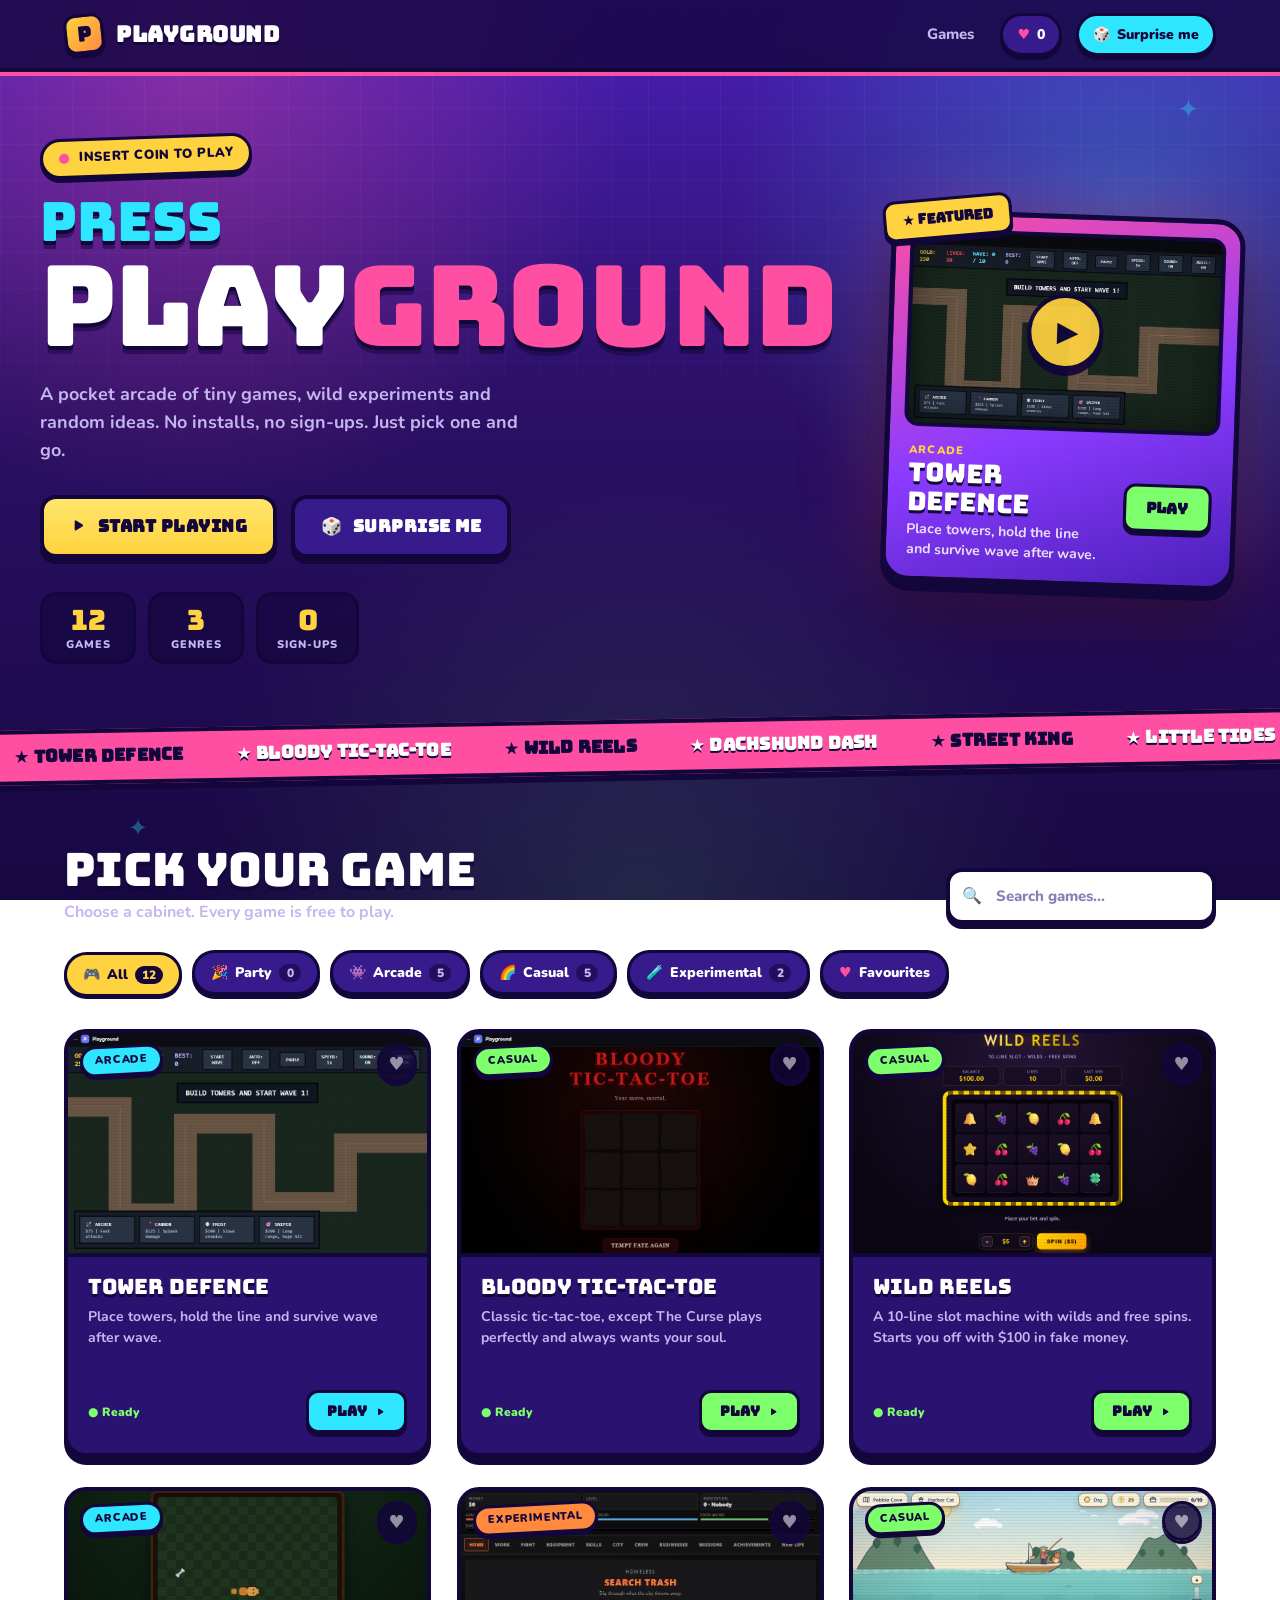
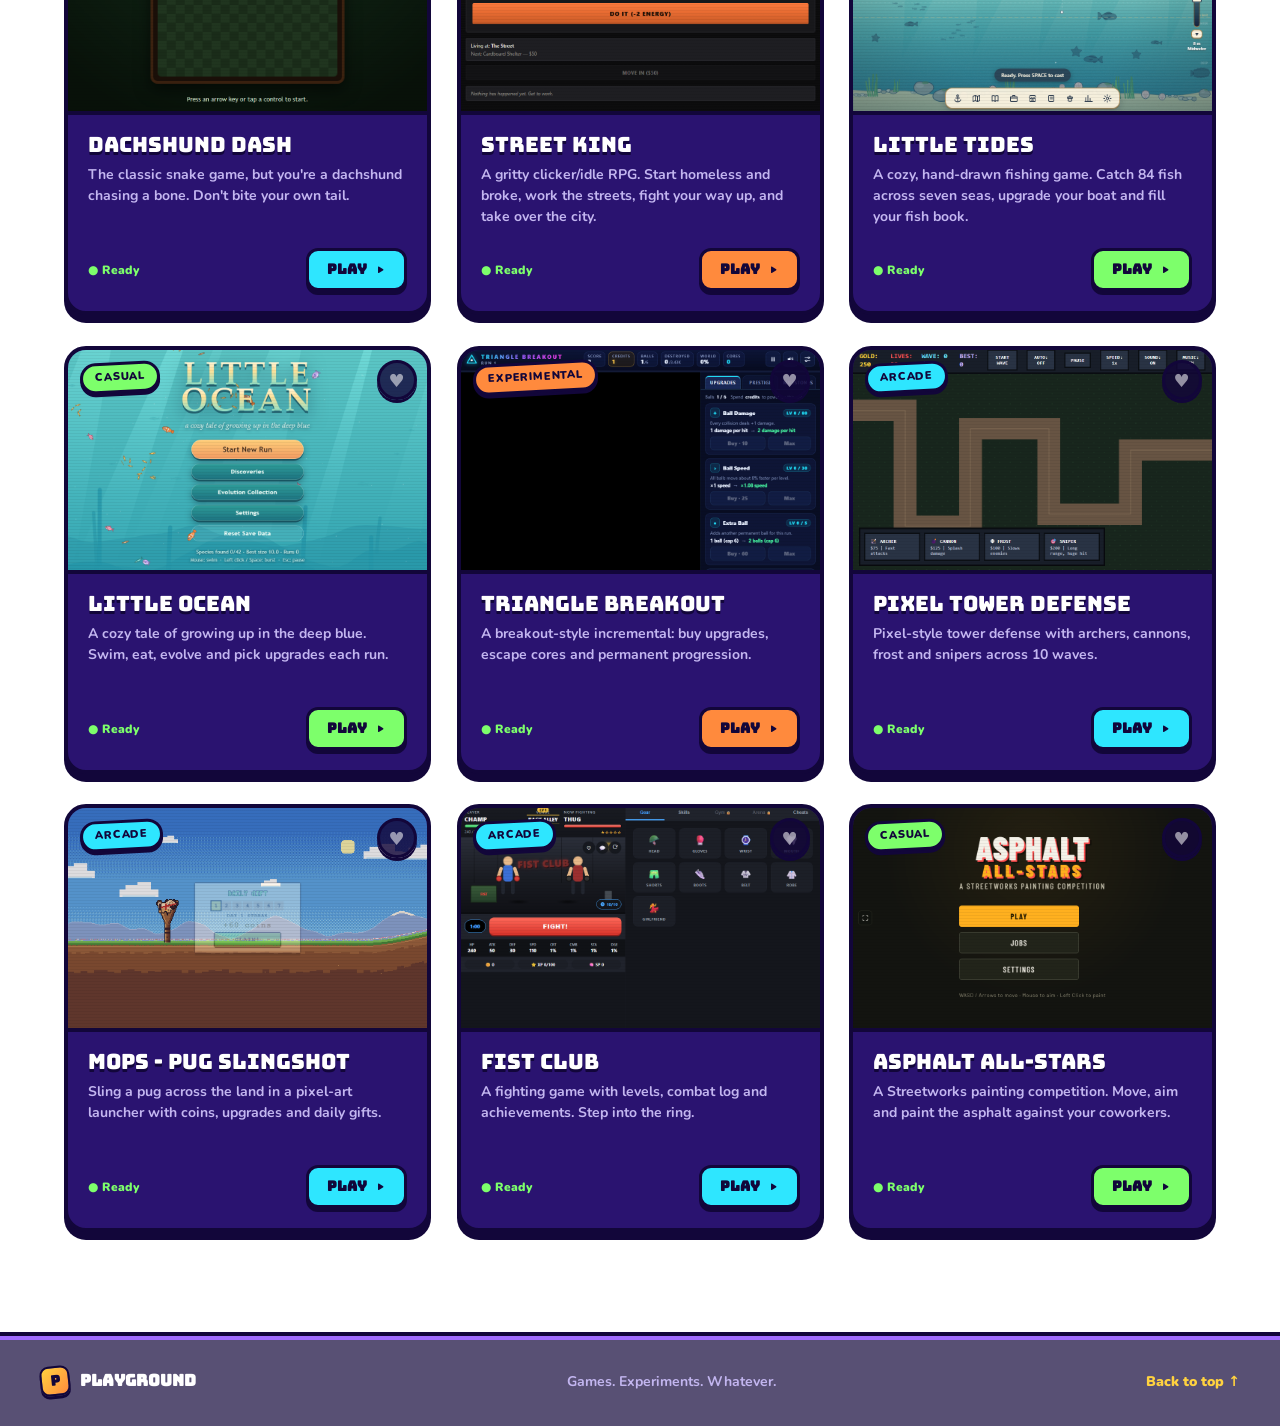
<file: index.html>
<!DOCTYPE html>
<html lang="en">
<head>
    <meta charset="UTF-8">
    <meta name="viewport" content="width=device-width, initial-scale=1.0">

    <title>Playground — Games. Experiments. Whatever.</title>
    <meta name="description" content="Playground is a collection of small games, experiments and random ideas. Pick something and start playing.">
    <meta name="theme-color" content="#2b1065">

    <link rel="preconnect" href="https://fonts.googleapis.com">
    <link rel="preconnect" href="https://fonts.gstatic.com" crossorigin>
    <link href="https://fonts.googleapis.com/css2?family=Bungee&family=Nunito:wght@600;700;800;900&display=swap" rel="stylesheet">

    <link rel="stylesheet" href="style.css">
</head>

<body>

    <!-- floating background decoration -->
    <div class="bg-deco" aria-hidden="true">
        <span style="--x: 6%;  --y: 14%; --s: 34px; --d: 0s;">★</span>
        <span style="--x: 92%; --y: 10%; --s: 26px; --d: 1.2s;">✦</span>
        <span style="--x: 84%; --y: 46%; --s: 40px; --d: 0.6s;">◆</span>
        <span style="--x: 3%;  --y: 58%; --s: 30px; --d: 2s;">✚</span>
        <span style="--x: 95%; --y: 78%; --s: 32px; --d: 1.6s;">★</span>
        <span style="--x: 10%; --y: 90%; --s: 24px; --d: 0.3s;">✦</span>
    </div>


    <!-- =========================
         NAVIGATION
    ========================== -->

    <nav class="navbar">
        <div class="nav-inner">

            <a href="#top" class="logo">
                <span class="logo-mark">P</span>
                <span class="logo-text">Playground</span>
            </a>

            <div class="nav-links">
                <a href="#games" class="nav-link">Games</a>
                <button class="nav-pill" id="favNav" type="button" aria-label="Show favourite games">
                    <span aria-hidden="true">♥</span>
                    <span id="favCount">0</span>
                </button>
                <button class="nav-btn" id="surpriseNav" type="button">
                    <span aria-hidden="true">🎲</span> <span class="nav-btn-label">Surprise me</span>
                </button>
            </div>

        </div>
    </nav>


    <!-- =========================
         HERO
    ========================== -->

    <header class="hero" id="top">
        <div class="hero-inner">

            <div class="hero-copy">
                <div class="hero-badge"><span class="pulse-dot"></span> Insert coin to play</div>
                <h1>
                    <span class="h1-line">Press</span>
                    <span class="h1-line h1-big">Play<span class="h1-accent">ground</span></span>
                </h1>
                <p>A pocket arcade of tiny games, wild experiments and random ideas. No installs, no sign-ups. Just pick one and go.</p>

                <div class="hero-actions">
                    <a href="#games" class="btn btn-primary">
                        <span aria-hidden="true">▶</span> Start playing
                    </a>
                    <button class="btn btn-ghost" id="surpriseHero" type="button">
                        <span aria-hidden="true">🎲</span> Surprise me
                    </button>
                </div>

                <div class="hero-stats" id="heroStats"></div>
            </div>

            <div class="hero-feature" id="featuredCard">
                <!-- Rendered dynamically from games data in app.js -->
            </div>

        </div>
    </header>


    <!-- scrolling ticker -->
    <div class="ticker" aria-hidden="true">
        <div class="ticker-track" id="tickerTrack"></div>
    </div>


    <!-- =========================
         GAMES
    ========================== -->

    <main class="games-section" id="games">

        <div class="section-header">

            <div class="section-title">
                <h2>Pick your game</h2>
                <p>Choose a cabinet. Every game is free to play.</p>
            </div>

            <div class="search">
                <span class="search-icon" aria-hidden="true">🔍</span>
                <input
                    type="search"
                    id="searchInput"
                    placeholder="Search games..."
                    autocomplete="off"
                    aria-label="Search games"
                >
            </div>

        </div>


        <!-- FILTERS -->

        <div class="filters" role="group" aria-label="Filter games by category" id="filters">

            <button class="filter active" data-category="all">
                <span aria-hidden="true">🎮</span> All
            </button>

            <button class="filter" data-category="party">
                <span aria-hidden="true">🎉</span> Party
            </button>

            <button class="filter" data-category="arcade">
                <span aria-hidden="true">👾</span> Arcade
            </button>

            <button class="filter" data-category="casual">
                <span aria-hidden="true">🌈</span> Casual
            </button>

            <button class="filter" data-category="experimental">
                <span aria-hidden="true">🧪</span> Experimental
            </button>

            <button class="filter" data-category="favorites">
                <span aria-hidden="true">♥</span> Favourites
            </button>

        </div>


        <!-- GAME CARDS (rendered dynamically) -->

        <div class="game-grid" id="gameGrid">
            <!-- Rendered dynamically from games data in app.js -->
        </div>

        <div class="empty-state" id="emptyState">
            <div class="empty-icon" aria-hidden="true">👻</div>
            <strong>No games found.</strong>
            <span id="emptyHint">Try a different search or category.</span>
        </div>

    </main>


    <!-- =========================
         FOOTER
    ========================== -->

    <footer>

        <div class="footer-inner">

            <span class="footer-logo"><span class="logo-mark">P</span> Playground</span>
            <span>Games. Experiments. Whatever.</span>
            <a href="#top" class="footer-top">Back to top ↑</a>

        </div>

    </footer>


    <script src="app.js"></script>

</body>
</html>
</file>
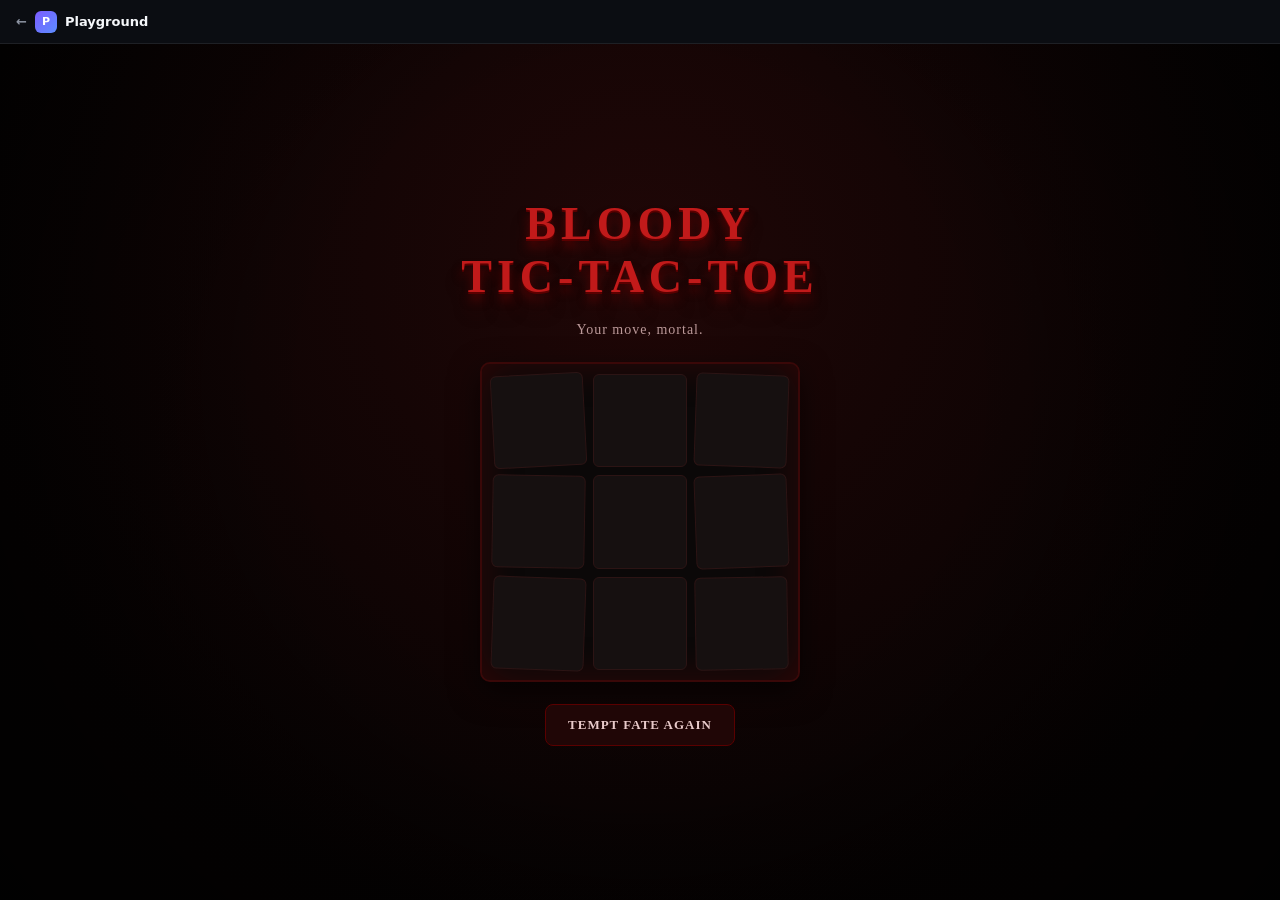
<file: games/bloody-tic-tac-toe/index.html>
<!DOCTYPE html>
<html lang="en">
<head>
<meta charset="UTF-8">
<meta name="viewport" content="width=device-width, initial-scale=1.0">
<title>Bloody Tic-Tac-Toe</title>

<link rel="stylesheet" href="../../assets/portal-bar.css">

<style>
* {
    box-sizing: border-box;
}

body {
    margin: 0;
    height: 100vh;
    display: flex;
    flex-direction: column;
    overflow: hidden;

    background: radial-gradient(circle at 50% 30%, #200707, #050202 75%);
    color: #e8dede;
    font-family: Georgia, "Times New Roman", serif;
    user-select: none;
}

.stage {
    flex: 1;
    min-height: 0;
    position: relative;
    overflow: hidden;

    display: flex;
    flex-direction: column;
    align-items: center;
    justify-content: center;
    gap: 18px;
    padding: 20px;
}

.vignette {
    position: absolute;
    inset: 0;
    z-index: 1;
    pointer-events: none;
    background: radial-gradient(circle at 50% 40%, transparent 40%, rgba(0, 0, 0, 0.75) 100%);
}

.drips {
    position: absolute;
    inset: 0;
    top: -2px;
    z-index: 0;
    overflow: hidden;
    pointer-events: none;
}

.drip {
    position: absolute;
    top: -10px;
    width: 5px;
    border-radius: 3px;
    background: linear-gradient(#8a0000, rgba(138, 0, 0, 0));
    animation: dripFall linear infinite;
}

.drip::after {
    content: "";
    position: absolute;
    left: 50%;
    bottom: -4px;
    width: 8px;
    height: 8px;
    transform: translateX(-50%);
    border-radius: 50%;
    background: #7a0000;
    box-shadow: 0 0 6px rgba(122, 0, 0, 0.8);
}

@keyframes dripFall {
    0% { height: 0; opacity: 0.9; }
    75% { opacity: 0.85; }
    100% { height: 160px; opacity: 0; }
}

.title {
    position: relative;
    z-index: 2;
    margin: 0;
    text-align: center;
    font-size: clamp(28px, 6vw, 46px);
    letter-spacing: 5px;
    line-height: 1.15;
    color: #c11a1a;
    text-shadow:
        0 2px 0 #5a0000,
        0 8px 10px rgba(120, 0, 0, 0.55),
        0 18px 18px rgba(60, 0, 0, 0.35);
    animation: flicker 5s infinite;
}

@keyframes flicker {
    0%, 19%, 21%, 23%, 80%, 100% { opacity: 1; }
    20%, 22%, 24% { opacity: 0.75; }
    50% { opacity: 0.92; }
}

.subtitle {
    position: relative;
    z-index: 2;
    margin: 0;
    min-height: 22px;
    color: #bb9999;
    font-size: 14px;
    letter-spacing: 1px;
    text-align: center;
}

.board {
    position: relative;
    z-index: 2;

    display: grid;
    grid-template-columns: repeat(3, 1fr);
    gap: 8px;

    width: min(78vw, 320px);
    aspect-ratio: 1;
    padding: 10px;

    background: #0b0808;
    border: 2px solid #3a0808;
    border-radius: 10px;

    box-shadow:
        0 0 40px rgba(150, 0, 0, 0.25) inset,
        0 10px 30px rgba(0, 0, 0, 0.6);
}

.cell {
    position: relative;

    background: #161010;
    border: 1px solid #2c1414;
    border-radius: 6px;

    display: flex;
    align-items: center;
    justify-content: center;

    font-family: inherit;
    font-size: clamp(32px, 8vw, 52px);
    font-weight: 900;
    color: transparent;

    cursor: pointer;
    transition: background 0.2s ease;
}

.cell:not(.filled):hover {
    background: #201212;
}

.cell.filled {
    cursor: default;
}

.cell.x,
.cell.o {
    color: #c0181f;
    text-shadow:
        0 2px 0 #6d0000,
        0 8px 8px rgba(109, 0, 0, 0.55),
        0 16px 14px rgba(60, 0, 0, 0.3);
}

.cell:nth-child(1) { transform: rotate(-3deg); }
.cell:nth-child(3) { transform: rotate(2deg); }
.cell:nth-child(4) { transform: rotate(1deg); }
.cell:nth-child(6) { transform: rotate(-2deg); }
.cell:nth-child(7) { transform: rotate(2deg); }
.cell:nth-child(9) { transform: rotate(-1deg); }

.cell.win {
    animation: pulseWin 0.9s ease-in-out infinite;
}

@keyframes pulseWin {
    0%, 100% { box-shadow: none; }
    50% { box-shadow: 0 0 25px 6px rgba(255, 30, 30, 0.55) inset; }
}

.restart-btn {
    position: relative;
    z-index: 2;
    margin-top: 4px;

    padding: 12px 22px;
    border: 1px solid #5a0000;
    border-radius: 8px;

    background: #200606;
    color: #e8caca;

    font-family: inherit;
    font-size: 13px;
    font-weight: 700;
    letter-spacing: 1px;
    text-transform: uppercase;

    cursor: pointer;
    transition:
        background 0.2s ease,
        transform 0.2s ease;
}

.restart-btn:hover {
    background: #3a0a0a;
    transform: translateY(-2px);
}

body.shake {
    animation: shake 0.4s ease;
}

@keyframes shake {
    0%, 100% { transform: translate(0, 0); }
    20% { transform: translate(-6px, 3px); }
    40% { transform: translate(6px, -3px); }
    60% { transform: translate(-4px, 2px); }
    80% { transform: translate(4px, -2px); }
}

.flash {
    position: fixed;
    inset: 0;
    z-index: 5;
    pointer-events: none;
    opacity: 0;
    background: rgba(150, 0, 0, 0.35);
}

.flash.active {
    animation: flashFade 0.6s ease;
}

@keyframes flashFade {
    0% { opacity: 0.9; }
    100% { opacity: 0; }
}
</style>
</head>

<body>

<script src="../../assets/portal-bar.js"></script>

<div class="stage">
    <div class="drips" id="drips" aria-hidden="true"></div>
    <div class="vignette" aria-hidden="true"></div>

    <h1 class="title">BLOODY<br>TIC-TAC-TOE</h1>
    <p class="subtitle" id="statusText" aria-live="polite">Your move, mortal.</p>

    <div class="board" id="board" role="group" aria-label="Tic-tac-toe board"></div>

    <button class="restart-btn" id="restartBtn" type="button">Tempt Fate Again</button>
</div>

<div class="flash" id="flash" aria-hidden="true"></div>

<script>
const LINES = [
    [0, 1, 2], [3, 4, 5], [6, 7, 8],
    [0, 3, 6], [1, 4, 7], [2, 5, 8],
    [0, 4, 8], [2, 4, 6]
];

const boardEl = document.getElementById("board");
const statusText = document.getElementById("statusText");
const restartBtn = document.getElementById("restartBtn");
const flashEl = document.getElementById("flash");
const dripsEl = document.getElementById("drips");

let board = Array(9).fill(null);
let gameOver = false;
let locked = false;

function spawnDrips(count) {
    dripsEl.innerHTML = "";
    for (let i = 0; i < count; i++) {
        const drip = document.createElement("div");
        drip.className = "drip";
        drip.style.left = `${Math.random() * 100}%`;
        drip.style.animationDuration = `${3 + Math.random() * 3}s`;
        drip.style.animationDelay = `${Math.random() * 4}s`;
        dripsEl.appendChild(drip);
    }
}

function createBoard() {
    boardEl.innerHTML = "";
    for (let i = 0; i < 9; i++) {
        const cell = document.createElement("button");
        cell.className = "cell";
        cell.type = "button";
        cell.setAttribute("aria-label", `Cell ${i + 1}`);
        cell.addEventListener("click", () => handleMove(i));
        boardEl.appendChild(cell);
    }
}

function render() {
    const cells = boardEl.children;
    for (let i = 0; i < 9; i++) {
        const value = board[i];
        cells[i].textContent = value || "";
        cells[i].className = "cell" + (value ? ` filled ${value.toLowerCase()}` : "");
    }
}

function getResult(bd) {
    for (const [a, b, c] of LINES) {
        if (bd[a] && bd[a] === bd[b] && bd[a] === bd[c]) {
            return { winner: bd[a], line: [a, b, c] };
        }
    }
    if (bd.every(value => value)) {
        return { winner: "draw" };
    }
    return null;
}

function minimax(bd, isMaximizing, depth) {
    const result = getResult(bd);
    if (result) {
        if (result.winner === "O") return 10 - depth;
        if (result.winner === "X") return depth - 10;
        return 0;
    }

    if (isMaximizing) {
        let best = -Infinity;
        for (let i = 0; i < 9; i++) {
            if (!bd[i]) {
                bd[i] = "O";
                best = Math.max(best, minimax(bd, false, depth + 1));
                bd[i] = null;
            }
        }
        return best;
    }

    let best = Infinity;
    for (let i = 0; i < 9; i++) {
        if (!bd[i]) {
            bd[i] = "X";
            best = Math.min(best, minimax(bd, true, depth + 1));
            bd[i] = null;
        }
    }
    return best;
}

function bestMove() {
    let best = -Infinity;
    let move = -1;

    for (let i = 0; i < 9; i++) {
        if (!board[i]) {
            board[i] = "O";
            const score = minimax(board, false, 0);
            board[i] = null;

            if (score > best) {
                best = score;
                move = i;
            }
        }
    }

    return move;
}

function highlightWin(line) {
    const cells = boardEl.children;
    line.forEach(i => cells[i].classList.add("win"));
}

function triggerFlash() {
    flashEl.classList.remove("active");
    void flashEl.offsetWidth;
    flashEl.classList.add("active");

    document.body.classList.remove("shake");
    void document.body.offsetWidth;
    document.body.classList.add("shake");
}

function endGame(result) {
    gameOver = true;
    locked = true;

    if (result.winner === "draw") {
        statusText.textContent = "A draw. The Curse lets you live... for now.";
    } else if (result.winner === "X") {
        statusText.textContent = "IMPOSSIBLE. YOU BROKE THE CURSE.";
        highlightWin(result.line);
    } else {
        statusText.textContent = "THE CURSE CLAIMS ANOTHER SOUL.";
        highlightWin(result.line);
        triggerFlash();
    }
}

function handleMove(index) {
    if (gameOver || locked || board[index]) return;

    board[index] = "X";
    render();

    const result = getResult(board);
    if (result) {
        endGame(result);
        return;
    }

    locked = true;
    statusText.textContent = "The Curse is thinking...";

    setTimeout(() => {
        const move = bestMove();
        if (move !== -1) {
            board[move] = "O";
            render();
        }

        const result2 = getResult(board);
        if (result2) {
            endGame(result2);
        } else {
            locked = false;
            statusText.textContent = "Your move, mortal.";
        }
    }, 450);
}

function restart() {
    board = Array(9).fill(null);
    gameOver = false;
    locked = false;
    statusText.textContent = "Your move, mortal.";
    render();
}

restartBtn.addEventListener("click", restart);

createBoard();
render();
spawnDrips(6);
</script>

</body>
</html>
</file>
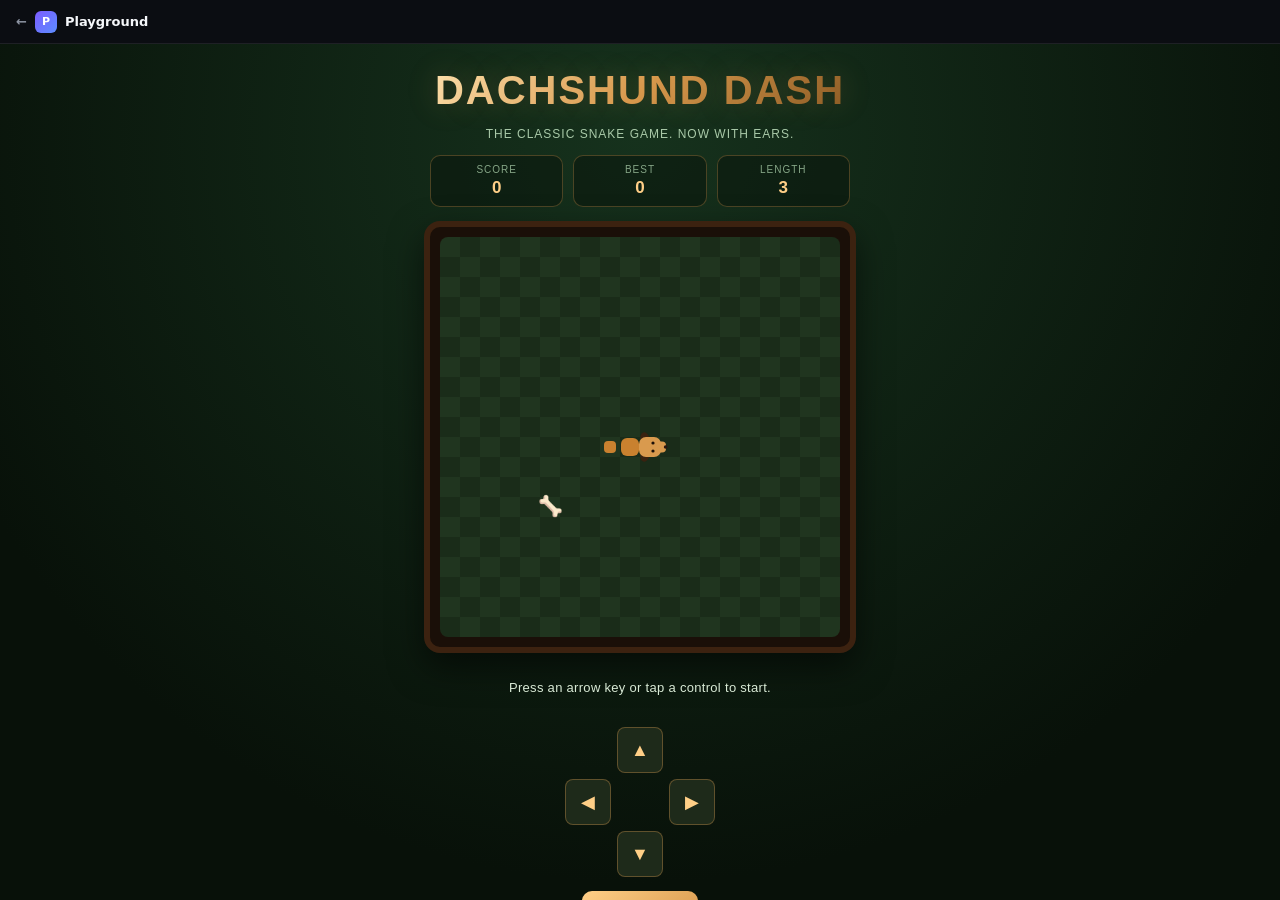
<file: games/dachshund-dash/index.html>
<!DOCTYPE html>
<html lang="en">
<head>
<meta charset="UTF-8">
<meta name="viewport" content="width=device-width, initial-scale=1.0">
<title>Dachshund Dash</title>

<link rel="stylesheet" href="../../assets/portal-bar.css">

<style>
* {
    box-sizing: border-box;
}

body {
    margin: 0;
    height: 100vh;
    display: flex;
    flex-direction: column;

    background: radial-gradient(circle at 50% 15%, #16321d, #081109 75%);
    color: #eef5ea;
    font-family: "Trebuchet MS", "Segoe UI", ui-sans-serif, sans-serif;
    user-select: none;
}

.stage {
    flex: 1;
    min-height: 0;
    overflow-y: auto;

    display: flex;
    flex-direction: column;
    align-items: center;
    gap: 14px;
    padding: 24px 16px 40px;
}

.title {
    margin: 0;
    text-align: center;
    font-size: clamp(26px, 6vw, 40px);
    font-weight: 900;
    letter-spacing: 2px;

    background: linear-gradient(135deg, #ffe3b0, #d99a4e 50%, #8a5a24);
    -webkit-background-clip: text;
    background-clip: text;
    color: transparent;

    text-shadow: 0 0 30px rgba(217, 154, 78, 0.25);
}

.subtitle {
    margin: 0;
    color: #a9c9a8;
    font-size: 12px;
    letter-spacing: 1px;
    text-transform: uppercase;
    text-align: center;
}

.hud {
    display: flex;
    flex-wrap: wrap;
    justify-content: center;
    gap: 10px;
    width: 100%;
    max-width: 420px;
}

.hud-stat {
    flex: 1 1 100px;
    min-width: 90px;

    padding: 8px 10px;
    border: 1px solid rgba(217, 154, 78, 0.3);
    border-radius: 10px;
    background: rgba(10, 24, 14, 0.6);

    text-align: center;
}

.hud-stat .label {
    display: block;
    font-size: 10px;
    letter-spacing: 1px;
    text-transform: uppercase;
    color: #86a687;
    margin-bottom: 3px;
}

.hud-stat .value {
    font-size: 17px;
    font-weight: 800;
    color: #ffcf87;
}

.canvas-frame {
    padding: 10px;
    border: 6px solid #3c2210;
    border-radius: 16px;
    background: #1a0f08;
    box-shadow: 0 14px 34px rgba(0, 0, 0, 0.55);
}

#gameCanvas {
    display: block;
    width: min(88vw, 400px);
    height: min(88vw, 400px);
    border-radius: 8px;
    image-rendering: pixelated;
}

.message {
    min-height: 20px;
    max-width: 420px;
    text-align: center;
    font-size: 13px;
    color: #d9ead6;
    letter-spacing: 0.3px;
}

.dpad {
    display: grid;
    grid-template-columns: repeat(3, 46px);
    grid-template-rows: repeat(3, 46px);
    gap: 6px;
}

.dpad button {
    grid-column: var(--col);
    grid-row: var(--row);

    border: 1px solid rgba(217, 154, 78, 0.35);
    border-radius: 8px;
    background: #1e2a1a;
    color: #ffcf87;

    font-size: 18px;
    cursor: pointer;
    touch-action: manipulation;
}

.dpad button:active {
    background: #33421f;
}

.dpad-up { --col: 2; --row: 1; }
.dpad-left { --col: 1; --row: 2; }
.dpad-right { --col: 3; --row: 2; }
.dpad-down { --col: 2; --row: 3; }

.new-game-btn {
    padding: 10px 20px;
    border: none;
    border-radius: 10px;

    background: linear-gradient(135deg, #ffcf87, #d99a4e);
    color: #331d08;

    font-size: 13px;
    font-weight: 800;
    letter-spacing: 0.5px;
    text-transform: uppercase;

    cursor: pointer;
    transition: transform 0.15s ease;
}

.new-game-btn:hover {
    transform: translateY(-2px);
}
</style>
</head>

<body>

<script src="../../assets/portal-bar.js"></script>

<div class="stage">
    <h1 class="title">DACHSHUND DASH</h1>
    <p class="subtitle">The classic snake game. Now with ears.</p>

    <div class="hud">
        <div class="hud-stat">
            <span class="label">Score</span>
            <span class="value" id="scoreValue">0</span>
        </div>
        <div class="hud-stat">
            <span class="label">Best</span>
            <span class="value" id="bestValue">0</span>
        </div>
        <div class="hud-stat">
            <span class="label">Length</span>
            <span class="value" id="lengthValue">3</span>
        </div>
    </div>

    <div class="canvas-frame">
        <canvas id="gameCanvas" width="400" height="400" role="img" aria-label="Dachshund Dash game board"></canvas>
    </div>

    <p class="message" id="messageText" aria-live="polite">Press an arrow key or tap a control to start.</p>

    <div class="dpad" role="group" aria-label="Direction controls">
        <button class="dpad-up" type="button" aria-label="Move up">&#9650;</button>
        <button class="dpad-left" type="button" aria-label="Move left">&#9664;</button>
        <button class="dpad-right" type="button" aria-label="Move right">&#9654;</button>
        <button class="dpad-down" type="button" aria-label="Move down">&#9660;</button>
    </div>

    <button class="new-game-btn" id="newGameBtn" type="button">New Game</button>
</div>

<script>
const GRID_SIZE = 20;
const CANVAS_SIZE = 400;
const CELL = CANVAS_SIZE / GRID_SIZE;

const BASE_INTERVAL = 150;
const MIN_INTERVAL = 80;
const SPEEDUP_STEP = 3;

const HIGH_SCORE_KEY = "playground.dachshundDash.highScore";

const canvas = document.getElementById("gameCanvas");
const ctx = canvas.getContext("2d");
const scoreValue = document.getElementById("scoreValue");
const bestValue = document.getElementById("bestValue");
const lengthValue = document.getElementById("lengthValue");
const messageText = document.getElementById("messageText");
const newGameBtn = document.getElementById("newGameBtn");

let snake = [];
let direction = { x: 1, y: 0 };
let pendingDirection = { x: 1, y: 0 };
let food = { x: 0, y: 0 };
let score = 0;
let highScore = loadHighScore();
let tickInterval = BASE_INTERVAL;
let timerId = null;
let started = false;
let isGameOver = false;

function loadHighScore() {
    const saved = Number(localStorage.getItem(HIGH_SCORE_KEY));
    return Number.isFinite(saved) && saved > 0 ? saved : 0;
}

function saveHighScore() {
    try {
        localStorage.setItem(HIGH_SCORE_KEY, String(highScore));
    } catch (e) {
        /* localStorage unavailable; high score just won't persist */
    }
}

function randomCell() {
    return {
        x: Math.floor(Math.random() * GRID_SIZE),
        y: Math.floor(Math.random() * GRID_SIZE)
    };
}

function spawnFood() {
    let cell;
    do {
        cell = randomCell();
    } while (snake.some(seg => seg.x === cell.x && seg.y === cell.y));
    return cell;
}

function setMessage(text) {
    messageText.textContent = text;
}

function updateHud() {
    scoreValue.textContent = score;
    bestValue.textContent = highScore;
    lengthValue.textContent = snake.length;
}

function resetGame() {
    clearInterval(timerId);
    timerId = null;

    const startX = Math.floor(GRID_SIZE / 2);
    const startY = Math.floor(GRID_SIZE / 2);
    snake = [
        { x: startX, y: startY },
        { x: startX - 1, y: startY },
        { x: startX - 2, y: startY }
    ];

    direction = { x: 1, y: 0 };
    pendingDirection = { x: 1, y: 0 };
    score = 0;
    tickInterval = BASE_INTERVAL;
    started = false;
    isGameOver = false;
    food = spawnFood();

    setMessage("Press an arrow key or tap a control to start.");
    updateHud();
    render();
}

function startLoop() {
    clearInterval(timerId);
    timerId = setInterval(tick, tickInterval);
}

function tick() {
    direction = pendingDirection;

    const newHead = {
        x: snake[0].x + direction.x,
        y: snake[0].y + direction.y
    };

    const hitWall =
        newHead.x < 0 || newHead.x >= GRID_SIZE ||
        newHead.y < 0 || newHead.y >= GRID_SIZE;

    const hitSelf = snake.some(seg => seg.x === newHead.x && seg.y === newHead.y);

    if (hitWall || hitSelf) {
        gameOver();
        return;
    }

    snake.unshift(newHead);

    if (newHead.x === food.x && newHead.y === food.y) {
        score++;
        if (score > highScore) {
            highScore = score;
            saveHighScore();
        }
        food = spawnFood();
        tickInterval = Math.max(MIN_INTERVAL, tickInterval - SPEEDUP_STEP);
        startLoop();
    } else {
        snake.pop();
    }

    updateHud();
    render();
}

function gameOver() {
    clearInterval(timerId);
    timerId = null;
    started = false;
    isGameOver = true;
    setMessage(`GAME OVER! Score: ${score} (Best: ${highScore}). Press a direction to try again.`);
}

function setDirection(dx, dy) {
    if (isGameOver) {
        resetGame();
    }

    if (snake.length > 1 && dx === -direction.x && dy === -direction.y) {
        return;
    }

    pendingDirection = { x: dx, y: dy };

    if (!started) {
        started = true;
        direction = pendingDirection;
        setMessage("");
        startLoop();
    }
}

function drawRoundedRect(x, y, w, h, r, color) {
    ctx.fillStyle = color;
    ctx.beginPath();
    ctx.moveTo(x + r, y);
    ctx.arcTo(x + w, y, x + w, y + h, r);
    ctx.arcTo(x + w, y + h, x, y + h, r);
    ctx.arcTo(x, y + h, x, y, r);
    ctx.arcTo(x, y, x + w, y, r);
    ctx.closePath();
    ctx.fill();
}

function directionAngle(dir) {
    if (dir.x === 1) return 0;
    if (dir.x === -1) return Math.PI;
    if (dir.y === 1) return Math.PI / 2;
    if (dir.y === -1) return -Math.PI / 2;
    return 0;
}

function drawHead(cx, cy, dir) {
    const size = CELL;
    const angle = directionAngle(dir);

    ctx.save();
    ctx.translate(cx, cy);
    ctx.rotate(angle);

    ctx.fillStyle = "#3a2210";
    ctx.beginPath();
    ctx.ellipse(-size * 0.25, -size * 0.42, size * 0.22, size * 0.32, -0.3, 0, Math.PI * 2);
    ctx.fill();
    ctx.beginPath();
    ctx.ellipse(-size * 0.25, size * 0.42, size * 0.22, size * 0.32, 0.3, 0, Math.PI * 2);
    ctx.fill();

    drawRoundedRect(-size * 0.55, -size * 0.5, size * 1.1, size, size * 0.35, "#d99a4e");
    drawRoundedRect(size * 0.3, -size * 0.28, size * 0.5, size * 0.56, size * 0.2, "#d99a4e");

    ctx.fillStyle = "#2b1710";
    ctx.beginPath();
    ctx.arc(size * 0.78, 0, size * 0.09, 0, Math.PI * 2);
    ctx.fill();

    ctx.fillStyle = "#1b0f08";
    ctx.beginPath();
    ctx.arc(size * 0.15, -size * 0.2, size * 0.08, 0, Math.PI * 2);
    ctx.fill();
    ctx.beginPath();
    ctx.arc(size * 0.15, size * 0.2, size * 0.08, 0, Math.PI * 2);
    ctx.fill();

    ctx.restore();
}

function drawBoard() {
    for (let row = 0; row < GRID_SIZE; row++) {
        for (let col = 0; col < GRID_SIZE; col++) {
            ctx.fillStyle = (row + col) % 2 === 0 ? "#20351f" : "#1a2c19";
            ctx.fillRect(col * CELL, row * CELL, CELL, CELL);
        }
    }
}

function drawFood() {
    ctx.font = `${CELL}px serif`;
    ctx.textAlign = "center";
    ctx.textBaseline = "middle";
    ctx.fillText("\u{1F9B4}", food.x * CELL + CELL / 2, food.y * CELL + CELL / 2 + 1);
}

function render() {
    drawBoard();
    drawFood();

    for (let i = snake.length - 1; i >= 0; i--) {
        const seg = snake[i];
        const cx = seg.x * CELL + CELL / 2;
        const cy = seg.y * CELL + CELL / 2;

        if (i === 0) {
            drawHead(cx, cy, direction);
        } else if (i === snake.length - 1 && snake.length > 1) {
            const scale = 0.6;
            drawRoundedRect(
                cx - (CELL * scale) / 2,
                cy - (CELL * scale) / 2,
                CELL * scale,
                CELL * scale,
                CELL * 0.2,
                "#c9812f"
            );
        } else {
            const shade = i % 2 === 0 ? "#d99a4e" : "#c9812f";
            drawRoundedRect(
                seg.x * CELL + 1,
                seg.y * CELL + 1,
                CELL - 2,
                CELL - 2,
                CELL * 0.3,
                shade
            );
        }
    }
}

const KEY_DIRECTIONS = {
    ArrowUp: [0, -1], ArrowDown: [0, 1], ArrowLeft: [-1, 0], ArrowRight: [1, 0],
    w: [0, -1], s: [0, 1], a: [-1, 0], d: [1, 0],
    W: [0, -1], S: [0, 1], A: [-1, 0], D: [1, 0]
};

document.addEventListener("keydown", e => {
    const dir = KEY_DIRECTIONS[e.key];
    if (!dir) return;
    if (e.key.startsWith("Arrow")) e.preventDefault();
    setDirection(dir[0], dir[1]);
});

document.querySelector(".dpad-up").addEventListener("click", () => setDirection(0, -1));
document.querySelector(".dpad-down").addEventListener("click", () => setDirection(0, 1));
document.querySelector(".dpad-left").addEventListener("click", () => setDirection(-1, 0));
document.querySelector(".dpad-right").addEventListener("click", () => setDirection(1, 0));
newGameBtn.addEventListener("click", resetGame);

resetGame();
</script>

</body>
</html>
</file>
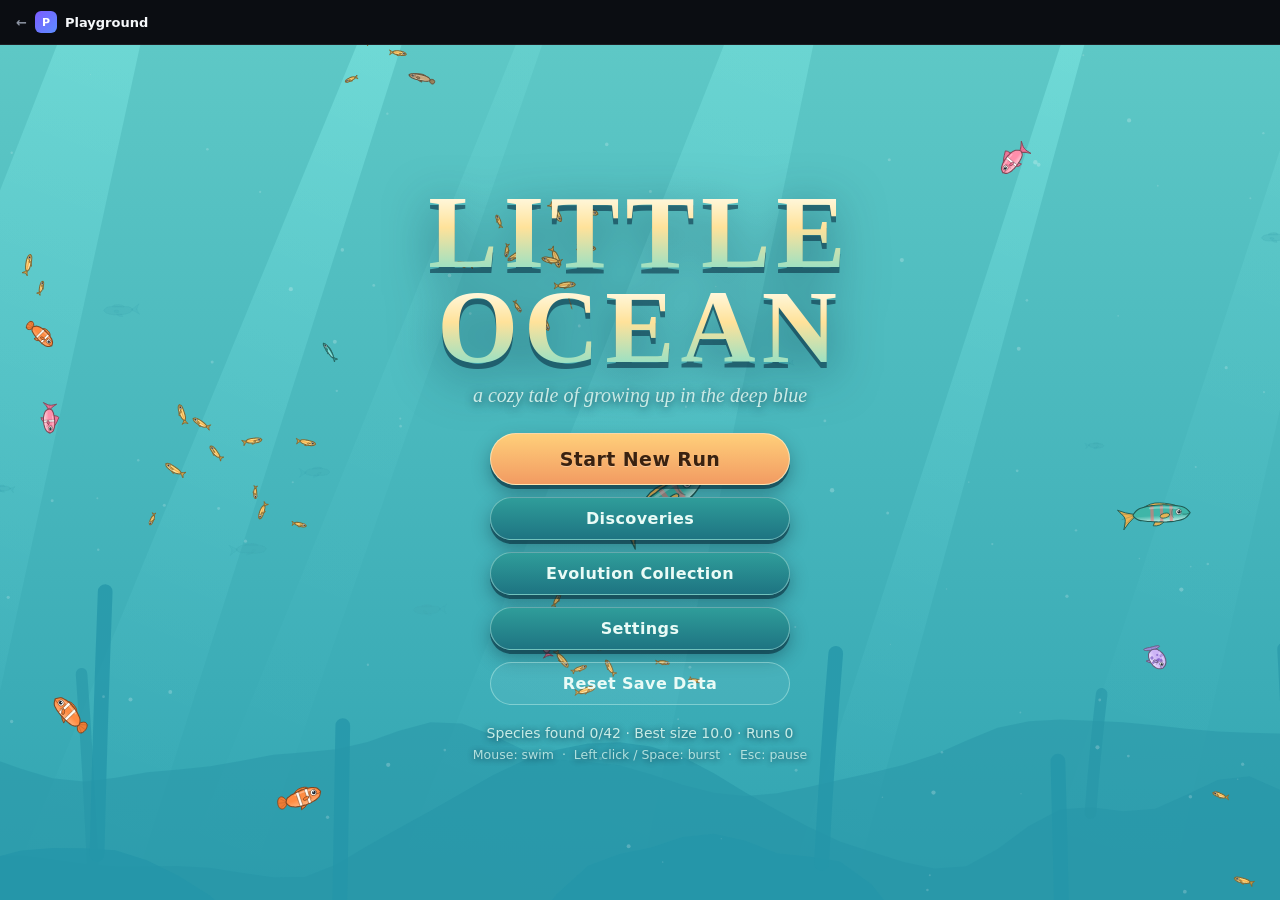
<file: games/Little Ocean/index.html>
<!DOCTYPE html>
<html lang="en">
<head>
  <script src="../../assets/portal-frame.js"></script>
<meta charset="utf-8">
<meta name="viewport" content="width=device-width, initial-scale=1, maximum-scale=1, user-scalable=no">
<title>Little Ocean</title>
<link rel="stylesheet" href="style.css">
</head>
<body>
<canvas id="game" aria-label="Little Ocean game world"></canvas>

<!-- ============ IN-GAME HUD ============ -->
<div id="hud" class="hidden">
  <div class="hud-left panel">
    <div class="hud-row">
      <span class="lbl" title="Your current size. You can eat fish about 1.2x smaller than you.">SIZE</span>
      <b id="hudSize">10.0</b>
      <span class="chip" id="hudLevel">Lv 1</span>
    </div>
    <div class="bar growth" title="Growth progress toward the next size level"><i id="hudGrowth"></i></div>
    <div class="hint" id="hudNext">Next evolution at Lv 3</div>
    <div class="hud-row" style="margin-top:10px">
      <span class="lbl" title="Hold the left mouse button (or Space) to burst. Needs at least 15 energy to start.">BURST</span>
      <span class="hint" id="hudEnergyNum">100</span>
    </div>
    <div class="bar energy" title="Burst energy. Regenerates when you are not bursting."><i id="hudEnergy"></i><u id="hudEnergyMin"></u></div>
  </div>

  <div class="hud-center">
    <div class="zone-label" id="hudZone">The Shallow Reef</div>
    <div class="danger hidden" id="hudDanger" role="alert"><svg viewBox="0 0 24 24" width="20" height="20"><path d="M12 2 L23 21 H1 Z" fill="none" stroke="currentColor" stroke-width="2.2" stroke-linejoin="round"/><path d="M12 9 V15" stroke="currentColor" stroke-width="2.4" stroke-linecap="round"/><circle cx="12" cy="18" r="1.4" fill="currentColor"/></svg><span>Predator close!</span></div>
    <div class="hiddenTag hidden" id="hudHidden">Hidden in cover</div>
  </div>

  <div class="hud-right">
    <button class="icon-btn" data-open="map" title="Map (M)" aria-label="Open map"><svg viewBox="0 0 24 24"><path d="M3 6 L9 4 L15 6 L21 4 V18 L15 20 L9 18 L3 20 Z M9 4 V18 M15 6 V20" fill="none" stroke="currentColor" stroke-width="1.8" stroke-linejoin="round"/></svg></button>
    <button class="icon-btn" data-open="journal" title="Discovery journal (J)" aria-label="Open journal"><svg viewBox="0 0 24 24"><path d="M5 3 H17 A2 2 0 0 1 19 5 V21 H7 A2 2 0 0 1 5 19 Z M9 8 H15 M9 12 H15" fill="none" stroke="currentColor" stroke-width="1.8" stroke-linejoin="round" stroke-linecap="round"/></svg></button>
    <button class="icon-btn" data-open="evo" title="Evolutions (E)" aria-label="Open evolutions"><svg viewBox="0 0 24 24"><path d="M12 21 V11 M12 11 C12 6 8 5 5 4 C5 8 7 11 12 11 M12 14 C12 9 16 8 19 7 C19 11 17 14 12 14" fill="none" stroke="currentColor" stroke-width="1.8" stroke-linecap="round" stroke-linejoin="round"/></svg></button>
    <button class="icon-btn" data-open="pause" title="Pause (Esc)" aria-label="Pause"><svg viewBox="0 0 24 24"><path d="M8 5 V19 M16 5 V19" fill="none" stroke="currentColor" stroke-width="3" stroke-linecap="round"/></svg></button>
  </div>

  <div class="hud-evochips" id="hudEvoChips"></div>
  <div class="hud-tip" id="hudTip"></div>
  <button class="btn touch-burst hidden" id="touchBurst">BURST</button>
</div>

<div id="banner" class="banner"></div>
<div id="toasts" aria-live="polite"></div>
<div id="fade"></div>

<!-- ============ SCREENS ============ -->
<main id="screens">

  <section id="screen-menu" class="screen base open">
    <div class="menu-wrap">
      <h1 class="title"><span>LITTLE</span><span>OCEAN</span></h1>
      <p class="tagline">a cozy tale of growing up in the deep blue</p>
      <nav class="menu-list">
        <button class="btn big hidden" id="btnContinue">Continue Run</button>
        <button class="btn big" id="btnNew">Start New Run</button>
        <button class="btn" data-open="journal">Discoveries</button>
        <button class="btn" data-open="evo">Evolution Collection</button>
        <button class="btn" data-open="settings">Settings</button>
        <button class="btn ghost" id="btnReset">Reset Save Data</button>
      </nav>
      <p class="credit" id="menuStats"></p>
      <p class="credit small">Mouse: swim &nbsp;·&nbsp; Left click / Space: burst &nbsp;·&nbsp; Esc: pause</p>
    </div>
  </section>

  <section id="screen-pause" class="screen modal">
    <div class="panel narrow">
      <h2>Paused</h2>
      <div class="stack">
        <button class="btn big" data-back>Resume</button>
        <button class="btn" data-open="map">Map</button>
        <button class="btn" data-open="journal">Discoveries</button>
        <button class="btn" data-open="evo">Evolution Information</button>
        <button class="btn" data-open="settings">Settings</button>
        <button class="btn ghost" id="btnToMenu">Return to Main Menu</button>
      </div>
    </div>
  </section>

  <section id="screen-journal" class="screen modal">
    <div class="panel wide">
      <header class="panel-head"><h2>Discovery Journal</h2><button class="btn small" data-back>Close</button></header>
      <div class="tabs" id="journalTabs" role="tablist">
        <button class="tab active" data-tab="fish" role="tab">Fish</button>
        <button class="tab" data-tab="legend" role="tab">Legendary</button>
        <button class="tab" data-tab="zones" role="tab">Zones</button>
        <button class="tab" data-tab="places" role="tab">Places</button>
      </div>
      <p class="sub" id="journalSummary"></p>
      <div class="cards" id="journalBody"></div>
    </div>
  </section>

  <section id="screen-evo" class="screen modal">
    <div class="panel wide">
      <header class="panel-head"><h2>Evolution Collection</h2><button class="btn small" data-back>Close</button></header>
      <p class="sub">Each run you may pick one upgrade at every evolution milestone. Unlocked options are kept forever; milestones must be earned again each run.</p>
      <div class="evo-tree" id="evoTree"></div>
      <h3>Cosmetic Shimmer</h3>
      <div class="cosmetics" id="cosmetics"></div>
      <p class="hint" id="evoRunInfo"></p>
    </div>
  </section>

  <section id="screen-settings" class="screen modal">
    <div class="panel narrow">
      <header class="panel-head"><h2>Settings</h2><button class="btn small" data-back>Back</button></header>
      <label class="row">Music volume <input type="range" id="setMusic" min="0" max="100"></label>
      <label class="row">Sound effects <input type="range" id="setSfx" min="0" max="100"></label>
      <label class="row check"><input type="checkbox" id="setMute"> Mute all audio</label>
      <label class="row check"><input type="checkbox" id="setFx"> Rich visual effects (light rays, extra particles)</label>
      <label class="row check"><input type="checkbox" id="setShake"> Camera shake</label>
      <div class="stack"><button class="btn ghost" id="btnReset2">Reset Save Data…</button></div>
      <p class="hint">Settings are saved automatically.</p>
    </div>
  </section>

  <section id="screen-map" class="screen modal">
    <div class="panel wide">
      <header class="panel-head"><h2>Ocean Map</h2><button class="btn small" data-back>Close</button></header>
      <canvas id="mapCanvas" width="960" height="540"></canvas>
      <p class="hint">Gold arrow: you. Currents (marked with a size) block passages until you are big enough. Unknown regions stay hidden until you find them.</p>
    </div>
  </section>

  <section id="screen-evochoice" class="screen modal">
    <div class="panel wide">
      <h2 id="evoChoiceTitle">Evolve!</h2>
      <p class="sub" id="evoChoiceSub">Choose one upgrade. Keys 1-3 also work.</p>
      <div class="evo-cards" id="evoChoices"></div>
    </div>
  </section>

  <section id="screen-death" class="screen modal">
    <div class="panel narrow">
      <h2>The Tide Takes You</h2>
      <p class="sub" id="deathCause"></p>
      <ul class="summary" id="deathSummary"></ul>
      <div class="stack">
        <button class="btn big" id="btnAgain">Swim Again</button>
        <button class="btn" data-open="journal">Discoveries</button>
        <button class="btn ghost" id="btnDeathMenu">Main Menu</button>
      </div>
    </div>
  </section>

  <section id="screen-confirm" class="screen modal top">
    <div class="panel narrow">
      <h2 id="confirmTitle">Are you sure?</h2>
      <p class="sub" id="confirmText"></p>
      <div class="row-btns">
        <button class="btn" id="confirmNo">Cancel</button>
        <button class="btn danger" id="confirmYes">Confirm</button>
      </div>
    </div>
  </section>
</main>

<script src="js/util.js"></script>
<script src="js/config.js"></script>
<script src="js/species.js"></script>
<script src="js/save.js"></script>
<script src="js/audio.js"></script>
<script src="js/fishart.js"></script>
<script src="js/particles.js"></script>
<script src="js/world.js"></script>
<script src="js/scenery.js"></script>
<script src="js/evolution.js"></script>
<script src="js/progression.js"></script>
<script src="js/fish.js"></script>
<script src="js/player.js"></script>
<script src="js/ui.js"></script>
<script src="js/game.js"></script>
<script src="js/main.js"></script>
</body>
</html>
</file>
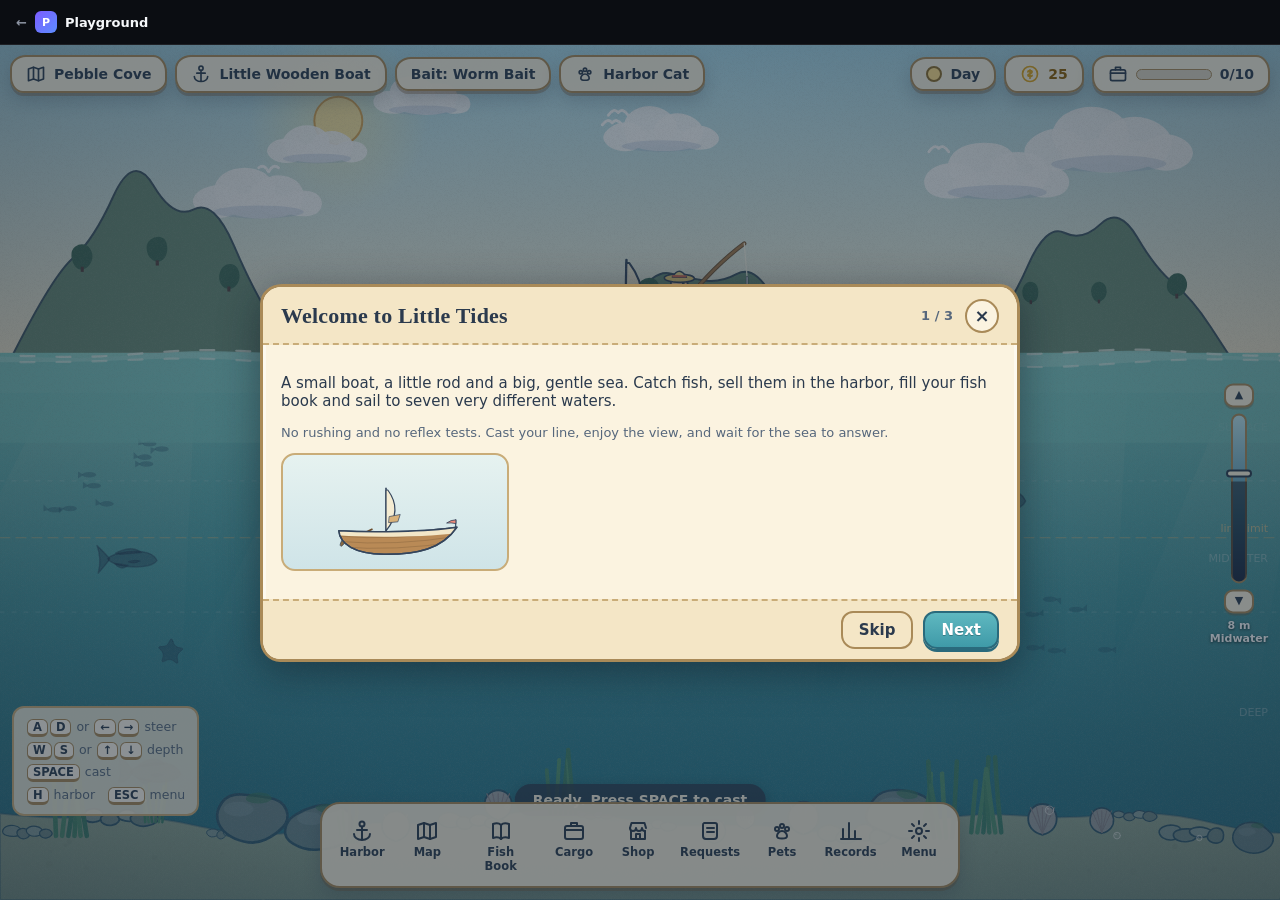
<file: games/Little Tides/index.html>
<!doctype html>
<html lang="en">
<head>
  <script src="../../assets/portal-frame.js"></script>
  <meta charset="utf-8">
  <meta name="viewport" content="width=device-width, initial-scale=1">
  <title>Little Tides</title>
  <meta name="description" content="A cozy, hand-drawn fishing and collection game. Catch fish, fill your fish book, and explore seven seas.">
  <link rel="stylesheet" href="style.css">
</head>
<body>
  <div id="app">
    <canvas id="stage" aria-label="Game world"></canvas>

    <header id="hud">
      <div class="hud-group">
        <button class="pill btn-pill" data-act="open" data-arg="map" title="World Map (M)">
          <span class="ico" data-icon="map"></span><span id="hud-zone">Pebble Cove</span>
        </button>
        <div class="pill" id="hud-boat" title="Current boat"></div>
        <div class="pill" id="hud-bait" title="Equipped bait"></div>
        <button class="pill btn-pill" id="hud-pet" data-act="open" data-arg="pets" title="Companions (P)"></button>
      </div>
      <div class="hud-group">
        <div class="pill" id="hud-clock" title="Time of day"></div>
        <div class="pill coins" id="hud-coins" title="Coins"><span class="ico" data-icon="coin"></span><b id="coins-num">0</b></div>
        <button class="pill btn-pill cargo" data-act="open" data-arg="cargo" title="Cargo (C)">
          <span class="ico" data-icon="cargo"></span>
          <span class="bar"><i id="cargo-bar"></i></span>
          <b id="cargo-text">0/10</b>
        </button>
      </div>
    </header>

    <div id="boosts" aria-label="Active boosts"></div>

    <div id="status" aria-live="polite">
      <span id="status-text"></span>
      <button class="btn small primary hidden" id="status-btn" data-act="harbor">Go to Harbor</button>
    </div>

    <aside id="guide" aria-label="Controls">
      <div><kbd>A</kbd><kbd>D</kbd> or <kbd>&larr;</kbd><kbd>&rarr;</kbd> steer</div>
      <div><kbd>W</kbd><kbd>S</kbd> or <kbd>&uarr;</kbd><kbd>&darr;</kbd> depth</div>
      <div><kbd>SPACE</kbd> cast</div>
      <div><kbd>H</kbd> harbor &nbsp; <kbd>ESC</kbd> menu</div>
    </aside>

    <aside id="depth" aria-label="Fishing depth">
      <button class="mini" data-act="depth" data-arg="-1" title="Shallower (W)">&#9650;</button>
      <div class="depth-bar" id="depth-bar" data-act="depth-click"><i class="d-limit" id="depth-limit"></i><i class="d-mark" id="depth-mark"></i></div>
      <button class="mini" data-act="depth" data-arg="1" title="Deeper (S)">&#9660;</button>
      <div class="depth-label" id="depth-label"></div>
    </aside>

    <nav id="nav" aria-label="Main navigation">
      <button class="nav-btn" id="nav-harbor" data-act="harbor"><span class="ico" data-icon="anchor"></span><span class="lbl" id="nav-harbor-lbl">Harbor</span></button>
      <button class="nav-btn" data-act="open" data-arg="map"><span class="ico" data-icon="map"></span><span class="lbl">Map</span></button>
      <button class="nav-btn" data-act="open" data-arg="book" id="nav-book"><span class="ico" data-icon="book"></span><span class="lbl">Fish Book</span><i class="badge hidden"></i></button>
      <button class="nav-btn" data-act="open" data-arg="cargo"><span class="ico" data-icon="cargo"></span><span class="lbl">Cargo</span></button>
      <button class="nav-btn" data-act="open" data-arg="shop" id="nav-shop"><span class="ico" data-icon="shop"></span><span class="lbl">Shop</span></button>
      <button class="nav-btn" data-act="open" data-arg="quests" id="nav-quests"><span class="ico" data-icon="scroll"></span><span class="lbl">Requests</span><i class="badge hidden"></i></button>
      <button class="nav-btn" data-act="open" data-arg="pets"><span class="ico" data-icon="paw"></span><span class="lbl">Pets</span></button>
      <button class="nav-btn" data-act="open" data-arg="stats"><span class="ico" data-icon="chart"></span><span class="lbl">Records</span></button>
      <button class="nav-btn" data-act="open" data-arg="pause"><span class="ico" data-icon="gear"></span><span class="lbl">Menu</span></button>
    </nav>

    <div id="toasts" aria-live="polite"></div>
    <div id="catch" class="hidden"></div>
    <div id="modal-root"></div>
    <div id="confirm-root"></div>
  </div>
  <noscript>Little Tides needs JavaScript to run.</noscript>
  <script>
    // If the game script did not start (usually because the page was opened as a file), explain why.
    setTimeout(function () {
      if (window.__littleTides) return;
      var d = document.createElement('div');
      d.style.cssText = 'position:fixed;inset:0;z-index:99;background:#1d3a4a;color:#fbf3e0;display:flex;align-items:center;justify-content:center;padding:24px;font:16px/1.6 system-ui,sans-serif;text-align:center';
      d.innerHTML = '<div style="max-width:560px"><h2 style="font-family:Georgia,serif">Little Tides could not start</h2>' +
        (location.protocol === 'file:'
          ? '<p>Browsers block game scripts when a page is opened directly from a file.</p><p>Make sure <b>js/bundle.js</b> is next to index.html.</p>'
          : '<p>The game script failed to load. Open the browser console (F12) for details.</p>') + '</div>';
      document.body.appendChild(d);
    }, 1500);
  </script>
  <script src="js/bundle.js"></script>
</body>
</html>
</file>
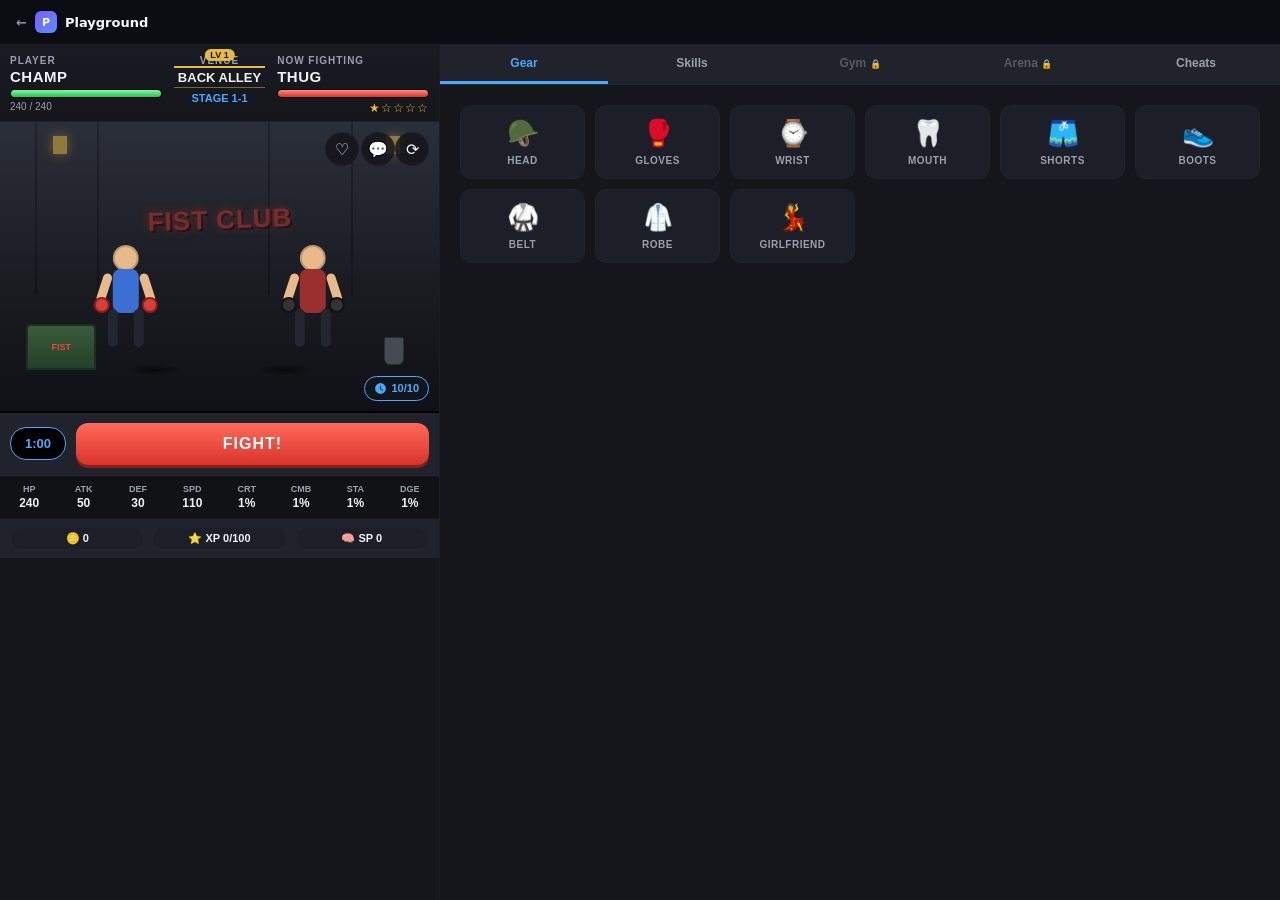
<file: games/MEGAFIGHTER/index.html>
<!DOCTYPE html>
<html lang="en">
<head>
  <script src="../../assets/portal-frame.js"></script>
<meta charset="UTF-8">
<meta name="viewport" content="width=device-width, initial-scale=1.0, maximum-scale=1, user-scalable=no">
<title>FIST CLUB</title>
<link rel="stylesheet" href="style.css">
</head>
<body>

<div id="app">

 <div class="game-column">
  <!-- ================= TOP STATUS BAR ================= -->
  <div class="topbar">
    <div class="fighter-card player-card">
      <div class="fc-label">PLAYER</div>
      <div class="fc-name" id="playerName">CHAMP</div>
      <div class="hpbar"><div class="hpfill player-hp" id="playerHpFill"></div></div>
      <div class="hp-text" id="playerHpText">240 / 240</div>
    </div>

    <div class="venue-card">
      <div class="fc-label">VENUE</div>
      <div class="venue-name" id="venueName">BACK ALLEY</div>
      <div class="stage-label" id="stageLabel">STAGE 1-1</div>
      <div class="lvl-badge">LV <span id="playerLevel">1</span></div>
    </div>

    <div class="fighter-card enemy-card">
      <div class="fc-label">NOW FIGHTING</div>
      <div class="fc-name" id="enemyName">THUG</div>
      <div class="hpbar"><div class="hpfill enemy-hp" id="enemyHpFill"></div></div>
      <div class="stars" id="enemyStars">★</div>
    </div>
  </div>

  <!-- ================= BATTLE STAGE ================= -->
  <div class="stage" id="battleStage">
    <div class="stage-bg">
      <div class="wall-streak" style="left:8%"></div>
      <div class="wall-streak" style="left:22%"></div>
      <div class="wall-streak" style="left:61%"></div>
      <div class="wall-streak" style="left:80%"></div>
      <div class="window-light" style="left:12%"></div>
      <div class="window-light" style="left:88%"></div>
    </div>

    <div class="fistclub-sign">FIST CLUB</div>

    <div class="dumpster" id="dumpsterLeft"><span>FIST</span></div>
    <div class="trash-can" id="trashRight"></div>

    <div class="fight-zone" id="fightZone">
      <div class="fighter player-fighter" id="playerFighter">
        <div class="dmg-pop-anchor"></div>
        <div class="f-head"></div>
        <div class="f-body"></div>
        <div class="f-arm f-arm-l"></div>
        <div class="f-arm f-arm-r"></div>
        <div class="f-leg f-leg-l"></div>
        <div class="f-leg f-leg-r"></div>
        <div class="f-glove f-glove-l"></div>
        <div class="f-glove f-glove-r"></div>
      </div>

      <div class="fighter enemy-fighter" id="enemyFighter">
        <div class="dmg-pop-anchor"></div>
        <div class="f-head"></div>
        <div class="f-body enemy-body"></div>
        <div class="f-arm f-arm-l"></div>
        <div class="f-arm f-arm-r"></div>
        <div class="f-leg f-leg-l"></div>
        <div class="f-leg f-leg-r"></div>
        <div class="f-glove f-glove-l enemy-glove"></div>
        <div class="f-glove f-glove-r enemy-glove"></div>
      </div>

      <div class="ground-shadow ground-shadow-p"></div>
      <div class="ground-shadow ground-shadow-e"></div>
    </div>

    <div class="energy-badge" id="energyBadge">
      <svg viewBox="0 0 24 24" class="clock-icon"><path d="M12 2a10 10 0 1 0 0 20 10 10 0 0 0 0-20zm.75 5v5.4l4.2 2.5-.75 1.3-5-3V7h1.55z"/></svg>
      <span id="energyText">10/10</span>
    </div>

    <button id="logToggleBtn" class="icon-btn log-toggle" title="Combat Log">💬</button>
    <button id="achToggleBtn" class="icon-btn ach-toggle" title="Achievements">♡</button>
    <button id="settingsToggleBtn" class="icon-btn settings-toggle" title="Settings">⟳</button>

    <div class="combat-log" id="combatLog">
      <div class="panel-title">COMBAT LOG <button class="close-x" data-close="combatLog">✕</button></div>
      <div class="log-entries" id="logEntries"></div>
    </div>

    <div class="ach-panel" id="achPanel">
      <div class="panel-title">ACHIEVEMENTS <button class="close-x" data-close="achPanel">✕</button></div>
      <div class="ach-list" id="achList"></div>
    </div>

    <div class="settings-panel" id="settingsPanel">
      <div class="panel-title">SETTINGS <button class="close-x" data-close="settingsPanel">✕</button></div>
      <label class="setting-row"><span>Sound Effects</span><input type="checkbox" id="soundToggle" checked></label>
      <label class="setting-row"><span>Battle Speed</span>
        <select id="battleSpeedSelect">
          <option value="1">1x</option>
          <option value="2">2x</option>
          <option value="4">4x</option>
        </select>
      </label>
      <button class="danger-btn" id="hardResetBtn">RESET SAVE</button>
    </div>

    <div class="toast-stack" id="toastStack"></div>
  </div>

  <!-- ================= TIMER / FIGHT CONTROL ================= -->
  <div class="fight-controls">
    <div class="timer-pill" id="timerPill">1:00</div>
    <button class="fight-btn" id="fightBtn">FIGHT!</button>
  </div>

  <!-- ================= STATS BAR ================= -->
  <div class="statsbar" id="statsBar">
    <div class="stat-cell"><div class="stat-k">HP</div><div class="stat-v" id="statHP">240</div></div>
    <div class="stat-cell"><div class="stat-k">ATK</div><div class="stat-v" id="statATK">50</div></div>
    <div class="stat-cell"><div class="stat-k">DEF</div><div class="stat-v" id="statDEF">30</div></div>
    <div class="stat-cell"><div class="stat-k">SPD</div><div class="stat-v" id="statSPD">110</div></div>
    <div class="stat-cell"><div class="stat-k">CRT</div><div class="stat-v" id="statCRT">1%</div></div>
    <div class="stat-cell"><div class="stat-k">CMB</div><div class="stat-v" id="statCMB">1%</div></div>
    <div class="stat-cell"><div class="stat-k">STA</div><div class="stat-v" id="statSTA">1%</div></div>
    <div class="stat-cell"><div class="stat-k">DGE</div><div class="stat-v" id="statDGE">1%</div></div>
  </div>

  <!-- ================= CURRENCY ROW ================= -->
  <div class="currency-row">
    <div class="currency-chip">🪙 <span id="fistCoins">0</span></div>
    <div class="currency-chip">⭐ XP <span id="xpText">0/100</span></div>
    <div class="currency-chip">🧠 SP <span id="skillPoints">0</span></div>
  </div>
 </div>

 <div class="side-column">
  <!-- ================= TABS ================= -->
  <div class="tabs" id="tabs">
    <button class="tab-btn active" data-tab="gear">Gear</button>
    <button class="tab-btn" data-tab="skills">Skills</button>
    <button class="tab-btn locked" data-tab="gym">Gym <span class="lock">🔒</span></button>
    <button class="tab-btn locked" data-tab="arena">Arena <span class="lock">🔒</span></button>
    <button class="tab-btn" data-tab="cheats">Cheats</button>
  </div>

  <div class="tab-content" id="tabContent">

    <!-- GEAR -->
    <div class="tab-panel active" id="panel-gear">
      <div class="gear-grid" id="gearGrid"></div>
    </div>

    <!-- SKILLS -->
    <div class="tab-panel" id="panel-skills">
      <div class="skills-list" id="skillsList"></div>
    </div>

    <!-- GYM -->
    <div class="tab-panel" id="panel-gym">
      <div class="locked-msg" id="gymLockedMsg">Reach Level 5 to unlock the Gym.</div>
      <div class="gym-list" id="gymList"></div>
    </div>

    <!-- ARENA -->
    <div class="tab-panel" id="panel-arena">
      <div class="locked-msg" id="arenaLockedMsg">Reach Level 10 to unlock the Arena.</div>
      <div class="arena-panel" id="arenaPanel">
        <div class="arena-stats">
          <div>Current Streak: <b id="arenaStreak">0</b></div>
          <div>Best Streak: <b id="arenaBest">0</b></div>
          <div>Arena Points: <b id="arenaPoints">0</b></div>
        </div>
        <div class="arena-opponent" id="arenaOpponentPreview">Next opponent: —</div>
        <button class="primary-btn" id="arenaFightBtn">FIGHT IN ARENA</button>
      </div>
    </div>

    <!-- CHEATS -->
    <div class="tab-panel" id="panel-cheats">
      <div class="cheats-list">
        <label class="setting-row"><span>God Mode (take no damage)</span><input type="checkbox" id="cheatGodMode"></label>
        <label class="setting-row"><span>One-Hit KO</span><input type="checkbox" id="cheatOneHit"></label>
        <label class="setting-row"><span>Infinite Energy</span><input type="checkbox" id="cheatInfEnergy"></label>
        <label class="setting-row"><span>Double Rewards</span><input type="checkbox" id="cheatDoubleRewards"></label>
        <button class="primary-btn cheat-btn" id="cheatAddCoins">+10,000 🪙</button>
        <button class="primary-btn cheat-btn" id="cheatAddSkill">+25 🧠 Skill Points</button>
        <button class="primary-btn cheat-btn" id="cheatAddLevels">+5 Levels</button>
        <button class="primary-btn cheat-btn" id="cheatRefillEnergy">Refill Energy</button>
        <button class="primary-btn cheat-btn" id="cheatUnlockAll">Unlock All Venues</button>
        <button class="danger-btn cheat-btn" id="cheatResetSave">Reset Save</button>
      </div>
    </div>

  </div>
 </div>

  <!-- RESULT / LEVEL-UP MODALS (fixed to the viewport so they're never
       clipped by the battle stage's own bounds) -->
  <div class="result-modal" id="resultModal">
    <div class="result-box">
      <div class="result-title" id="resultTitle">VICTORY!</div>
      <div class="result-rewards" id="resultRewards"></div>
      <button class="primary-btn" id="resultContinueBtn">CONTINUE</button>
    </div>
  </div>

  <div class="levelup-modal" id="levelupModal">
    <div class="result-box">
      <div class="result-title lvl-title">LEVEL UP!</div>
      <div class="result-rewards" id="levelupBody"></div>
      <button class="primary-btn" id="levelupCloseBtn">NICE</button>
    </div>
  </div>

  <!-- GEAR UPGRADE SHEET -->
  <div class="gear-sheet-backdrop" id="gearSheetBackdrop">
    <div class="gear-sheet" id="gearSheet">
      <div class="panel-title"><span id="gearSheetTitle">HEAD</span><button class="close-x" data-close="gearSheetBackdrop">✕</button></div>
      <div class="gear-sheet-icon" id="gearSheetIcon"></div>
      <div class="gear-sheet-level">Level <span id="gearSheetLevel">0</span></div>
      <div class="gear-sheet-bonus" id="gearSheetBonus"></div>
      <div class="gear-sheet-next" id="gearSheetNext"></div>
      <button class="primary-btn" id="gearSheetUpgradeBtn">UPGRADE</button>
    </div>
  </div>

</div>

<script src="script.js"></script>
</body>
</html>
</file>
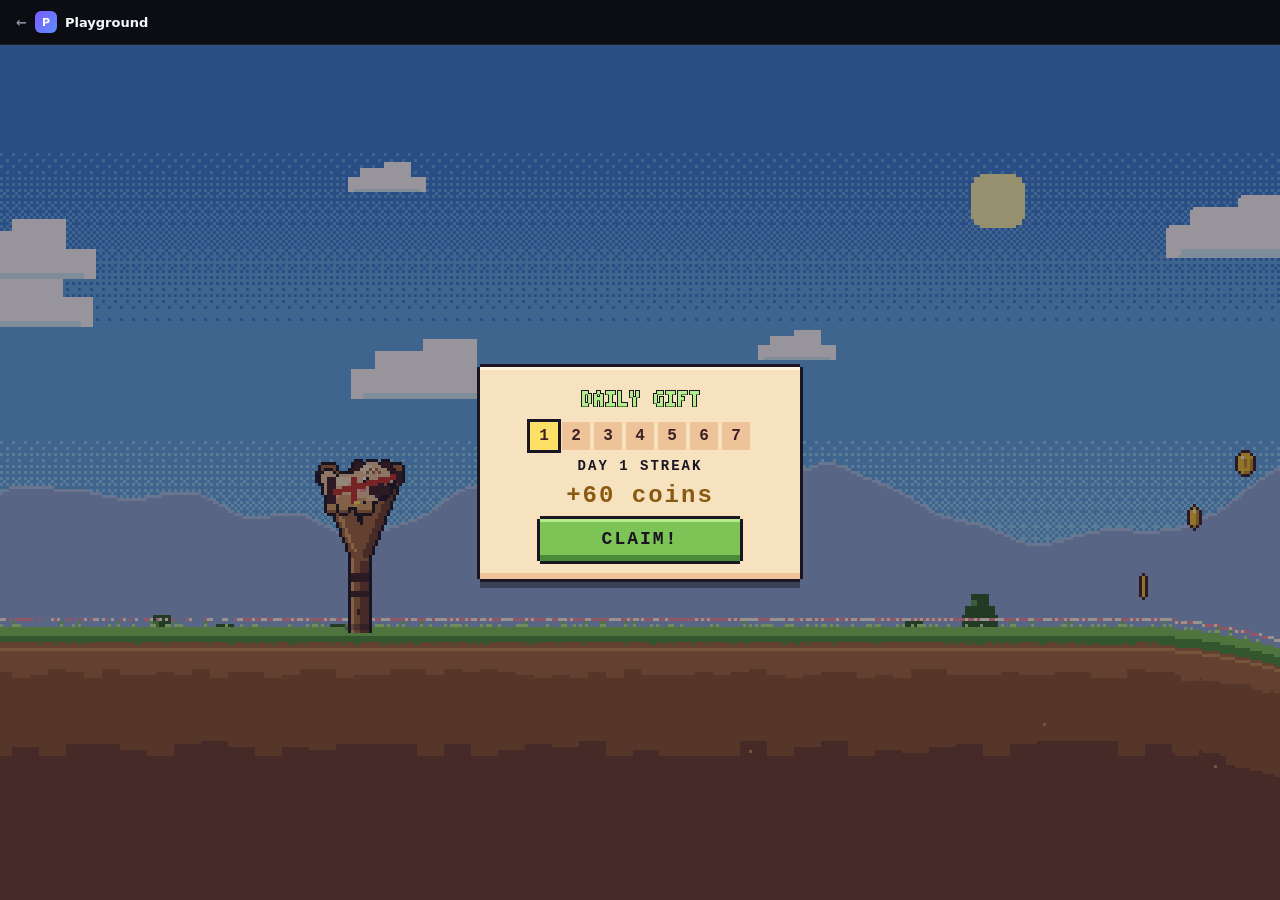
<file: games/PugShot/index.html>
<!DOCTYPE html>
<html lang="en">
<head>
  <script src="../../assets/portal-frame.js"></script>
  <meta charset="UTF-8">
  <meta name="viewport" content="width=device-width, initial-scale=1, maximum-scale=1, user-scalable=no, viewport-fit=cover">
  <meta name="apple-mobile-web-app-capable" content="yes">
  <meta name="theme-color" content="#1a1423">
  <title>MOPS - Pug Slingshot</title>
  <link rel="stylesheet" href="style.css">
</head>
<body>
  <div id="app">
    <canvas id="game"></canvas>

    <!-- In-game HUD buttons (the rest of the HUD is drawn on the canvas) -->
    <div id="hud-buttons" class="hidden">
      <button id="btn-pause" class="icon-btn" title="Pause">II</button>
      <button id="btn-mute-hud" class="icon-btn" title="Sound">&#9834;</button>
    </div>

    <!-- MAIN MENU -->
    <div id="menu" class="overlay">
      <div class="panel menu-panel">
        <div id="title-holder" class="title-holder"></div>
        <div class="subtitle">THE PUG SLINGSHOT</div>
        <div class="menu-stats">
          <div class="stat-box"><span class="stat-label">BEST</span><span id="menu-best" class="stat-value">0m</span></div>
          <div class="stat-box"><span class="stat-label">COINS</span><span id="menu-coins" class="stat-value coin-text">0</span></div>
          <div class="stat-box hidden" id="menu-stars-box"><span class="stat-label">STARS</span><span id="menu-stars" class="stat-value star-text">0</span></div>
        </div>
        <div id="menu-world" class="menu-world"></div>
        <button id="btn-play" class="pixel-btn btn-big btn-green">PLAY</button>
        <div class="menu-grid">
          <button id="btn-upgrades" class="pixel-btn btn-yellow">UPGRADES</button>
          <button id="btn-shop" class="pixel-btn btn-pink">SHOP</button>
          <button id="btn-worlds" class="pixel-btn btn-blue">WORLDS</button>
          <button id="btn-quests" class="pixel-btn btn-purple">QUESTS<span id="quest-dot" class="dot hidden"></span></button>
        </div>
        <button id="btn-howto" class="pixel-btn btn-small">HOW TO PLAY</button>
        <div class="menu-footer">
          <button id="btn-mute" class="pixel-btn btn-small">SOUND: ON</button>
          <button id="btn-stats" class="pixel-btn btn-small">STATS</button>
          <button id="btn-reset" class="pixel-btn btn-small btn-red">RESET</button>
        </div>
      </div>
    </div>

    <!-- UPGRADES -->
    <div id="upgrades" class="overlay hidden">
      <div class="panel wide-panel">
        <div class="panel-header">
          <div id="upgrades-title" class="heading-holder"></div>
          <div class="coin-pill"><span class="coin-icon"></span><span id="upg-coins">0</span></div>
        </div>
        <div id="upgrade-grid" class="upgrade-grid"></div>
        <div class="panel-buttons">
          <button id="btn-upg-back" class="pixel-btn">BACK</button>
          <button id="btn-upg-play" class="pixel-btn btn-green">PLAY</button>
        </div>
      </div>
    </div>

    <!-- SHOP -->
    <div id="shop" class="overlay hidden">
      <div class="panel wide-panel">
        <div class="panel-header">
          <div id="shop-title" class="heading-holder"></div>
          <div class="pills"><div class="coin-pill"><span class="coin-icon"></span><span id="shop-coins">0</span></div>
          <div class="coin-pill star-pill">&#9733;<span id="shop-stars">0</span></div></div>
        </div>
        <div id="shop-tabs" class="tabs"></div>
        <div id="shop-grid" class="upgrade-grid"></div>
        <div class="panel-buttons"><button id="btn-shop-back" class="pixel-btn">BACK</button></div>
      </div>
    </div>

    <!-- WORLDS -->
    <div id="worlds" class="overlay hidden">
      <div class="panel wide-panel">
        <div class="panel-header">
          <div id="worlds-title" class="heading-holder"></div>
          <div class="pills"><div class="coin-pill star-pill">&#9733;<span id="worlds-stars">0</span></div></div>
        </div>
        <div id="worlds-grid" class="upgrade-grid"></div>
        <div class="panel-buttons">
          <button id="btn-worlds-back" class="pixel-btn">BACK</button>
          <button id="btn-worlds-ascend" class="pixel-btn btn-yellow">ASCEND &#9733;</button>
          <button id="btn-worlds-play" class="pixel-btn btn-green">PLAY</button>
        </div>
      </div>
    </div>

    <!-- ASCEND (prestige) -->
    <div id="ascend" class="overlay hidden">
      <div class="panel wide-panel">
        <div class="panel-header">
          <div id="ascend-title" class="heading-holder"></div>
          <div class="pills"><div class="coin-pill star-pill">&#9733;<span id="ascend-stars">0</span></div></div>
        </div>
        <div id="ascend-box" class="ascend-box"></div>
        <div id="ascend-grid" class="upgrade-grid"></div>
        <div class="panel-buttons"><button id="btn-ascend-back" class="pixel-btn">BACK</button></div>
      </div>
    </div>

    <!-- QUESTS -->
    <div id="quests" class="overlay hidden">
      <div class="panel wide-panel">
        <div id="quests-title" class="heading-holder"></div>
        <div id="quests-body" class="quests-body"></div>
        <div class="panel-buttons"><button id="btn-quests-back" class="pixel-btn">BACK</button></div>
      </div>
    </div>

    <!-- DAILY GIFT -->
    <div id="daily" class="overlay hidden">
      <div class="panel small-panel">
        <div id="daily-title" class="heading-holder"></div>
        <div id="daily-body" class="daily-body"></div>
        <button id="btn-daily-claim" class="pixel-btn btn-green">CLAIM!</button>
      </div>
    </div>

    <!-- HOW TO PLAY -->
    <div id="howto" class="overlay hidden">
      <div class="panel">
        <div id="howto-title" class="heading-holder"></div>
        <ol class="howto-list">
          <li><b>Pull</b> the pug backwards - press &amp; drag anywhere.</li>
          <li><b>Aim</b> your shot using the dotted trajectory.</li>
          <li><b>Release</b> to launch. Further pull = more power.</li>
          <li><b>Bounce</b> as far as possible across the land.</li>
          <li><b>Collect coins</b> - golden ones are worth more!</li>
          <li><b>Avoid hazards</b>: spikes, saws, lava and pits.</li>
          <li><b>Buy upgrades</b>, slingshots &amp; skins between runs.</li>
          <li><b>Ascend</b> after 1000m+ to earn stars and unlock new worlds!</li>
        </ol>
        <div class="howto-tips">
          <div><span class="tip-key">SPRINGS</span> &amp; <span class="tip-key">TNT</span> launch you. <span class="tip-key">BOOST PADS</span> speed you up.</div>
          <div><span class="tip-key">MUD</span> slows you, <span class="tip-key">ICE</span> is slippery, <span class="tip-key">STONE</span> is bouncy.</div>
          <div>Smash crates, bonk birds and pop balloons to build your <span class="tip-key">COMBO</span>.</div>
          <div>With <span class="tip-key">AIR CONTROL</span>: hold &larr; / &rarr; (or the left / right side of the screen) while flying.</div>
        </div>
        <div class="panel-buttons">
          <button id="btn-howto-back" class="pixel-btn">BACK</button>
        </div>
      </div>
    </div>

    <!-- STATS -->
    <div id="stats" class="overlay hidden">
      <div class="panel">
        <div id="stats-title" class="heading-holder"></div>
        <div id="stats-list" class="stats-list"></div>
        <div class="panel-buttons">
          <button id="btn-stats-back" class="pixel-btn">BACK</button>
        </div>
      </div>
    </div>

    <!-- RESULTS -->
    <div id="results" class="overlay hidden">
      <div class="panel results-panel">
        <div id="results-title" class="heading-holder"></div>
        <div id="results-reason" class="results-reason">OUT OF STEAM</div>
        <div id="results-record" class="record-banner hidden">NEW RECORD!</div>
        <div id="results-rows" class="results-rows"></div>
        <div id="results-events" class="results-events"></div>
        <div class="results-total">
          <span>COINS EARNED</span>
          <span class="coin-pill big"><span class="coin-icon"></span><span id="results-coins">0</span></span>
        </div>
        <div class="panel-buttons">
          <button id="btn-res-menu" class="pixel-btn btn-small">MENU</button>
          <button id="btn-res-upgrades" class="pixel-btn btn-yellow">UPGRADES</button>
          <button id="btn-res-ascend" class="pixel-btn btn-purple hidden">ASCEND &#9733;</button>
          <button id="btn-res-again" class="pixel-btn btn-green">PLAY AGAIN</button>
        </div>
      </div>
    </div>

    <!-- PAUSE -->
    <div id="pause" class="overlay hidden">
      <div class="panel small-panel">
        <div id="pause-title" class="heading-holder"></div>
        <button id="btn-resume" class="pixel-btn btn-green">RESUME</button>
        <button id="btn-end-run" class="pixel-btn btn-yellow">END RUN</button>
        <div class="panel-buttons">
          <button id="btn-restart" class="pixel-btn btn-small">RESTART</button>
          <button id="btn-quit" class="pixel-btn btn-small btn-red">QUIT TO MENU</button>
        </div>
        <div class="howto-tips">RESTART and QUIT skip the results (no rewards).</div>
      </div>
    </div>

    <!-- CONFIRM DIALOG -->
    <div id="confirm" class="overlay hidden">
      <div class="panel small-panel">
        <div class="confirm-text" id="confirm-text">Reset ALL progress?<br>This cannot be undone!</div>
        <div class="panel-buttons">
          <button id="btn-confirm-no" class="pixel-btn">NO</button>
          <button id="btn-confirm-yes" class="pixel-btn btn-red">YES, RESET</button>
        </div>
      </div>
    </div>

    <div id="rotate-hint" class="hidden">Tip: rotate your device for a wider view</div>
  </div>

  <script src="js/utils.js"></script>
  <script src="js/audio.js"></script>
  <script src="js/content.js"></script>
  <script src="js/save.js"></script>
  <script src="js/meta.js"></script>
  <script src="js/sprites.js"></script>
  <script src="js/effects.js"></script>
  <script src="js/terrain.js"></script>
  <script src="js/obstacles.js"></script>
  <script src="js/world.js"></script>
  <script src="js/pug.js"></script>
  <script src="js/hud.js"></script>
  <script src="js/ui.js"></script>
  <script src="js/ui-meta.js"></script>
  <script src="js/game.js"></script>
</body>
</html>
</file>
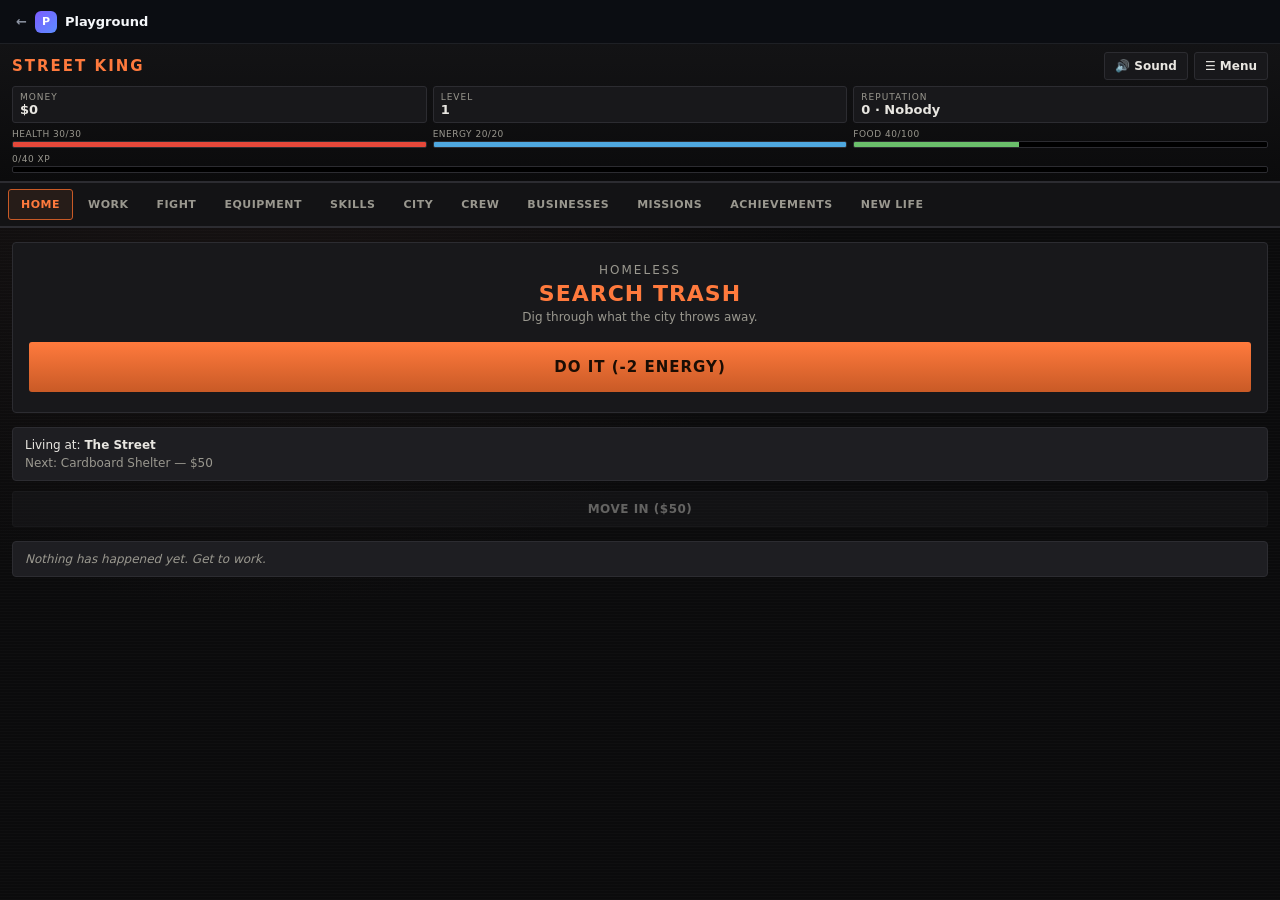
<file: games/street-king/index.html>
<!DOCTYPE html>
<html lang="en">
<head>
<meta charset="UTF-8">
<meta name="viewport" content="width=device-width, initial-scale=1.0">
<title>Street King</title>

<link rel="stylesheet" href="../../assets/portal-bar.css">
<link rel="stylesheet" href="css/main.css">
<link rel="stylesheet" href="css/ui.css">
<link rel="stylesheet" href="css/animations.css">
</head>

<body>

<script src="../../assets/portal-bar.js"></script>

<div class="app-shell">

    <header class="hud">
        <div class="hud-top">
            <div class="hud-title">Street King</div>
            <div style="display:flex; gap:6px;">
                <button class="icon-btn" id="soundToggleBtn" type="button">&#128266; Sound</button>
                <button class="icon-btn" id="menuBtn" type="button">&#9776; Menu</button>
            </div>
        </div>

        <div class="hud-stats">
            <div class="hud-stat">
                <div class="hud-stat-label">Money</div>
                <div class="hud-stat-value" id="hudMoney">$0</div>
            </div>
            <div class="hud-stat">
                <div class="hud-stat-label">Level</div>
                <div class="hud-stat-value" id="hudLevel">1</div>
            </div>
            <div class="hud-stat">
                <div class="hud-stat-label">Reputation</div>
                <div class="hud-stat-value" id="hudReputation">0 · Nobody</div>
            </div>
        </div>

        <div class="hud-bars">
            <div class="hud-bar-block">
                <div class="hud-bar-label">Health <span id="hudHealth"></span></div>
                <div class="bar"><div class="bar-fill" id="hudHealthBar" style="width:100%"></div></div>
            </div>
            <div class="hud-bar-block">
                <div class="hud-bar-label">Energy <span id="hudEnergy"></span></div>
                <div class="bar"><div class="bar-fill" id="hudEnergyBar" style="width:100%"></div></div>
            </div>
            <div class="hud-bar-block">
                <div class="hud-bar-label">Food <span id="hudFood"></span></div>
                <div class="bar"><div class="bar-fill" id="hudFoodBar" style="width:100%"></div></div>
            </div>
        </div>

        <div class="hud-bar-block" style="margin-top:6px;">
            <div class="hud-bar-label"><span id="hudXpText"></span></div>
            <div class="bar"><div class="bar-fill" id="hudXpBar" style="width:0%"></div></div>
        </div>
    </header>

    <nav class="main-nav" id="mainNav"></nav>

    <main class="panels">

        <section class="panel" id="panel-home">
            <div class="home-action">
                <div id="floatingLayer"></div>
                <div class="home-status" id="homeStatusTitle">HOMELESS</div>
                <div class="home-job-name" id="homeJobName">SEARCHING FOR SCRAP</div>
                <div class="home-job-desc" id="homeJobDesc"></div>
                <button class="btn-primary" id="doItBtn" type="button">DO IT</button>
            </div>

            <div class="home-shelter-card" id="homeShelterCard"></div>
            <button class="btn-secondary" id="shelterUpgradeBtn" type="button" hidden></button>

            <div class="home-log" id="homeLog"></div>
        </section>

        <section class="panel" id="panel-work" hidden>
            <h2 class="panel-title">Work</h2>
            <div class="card-grid" id="workList"></div>
        </section>

        <section class="panel" id="panel-fight" hidden></section>

        <section class="panel" id="panel-equipment" hidden>
            <h2 class="panel-title">Equipment</h2>
            <div class="equip-slots" id="equipSlots"></div>

            <div class="section-heading">Inventory</div>
            <div class="card-grid" id="equipInventory"></div>

            <div class="section-heading">Shop</div>
            <div class="card-grid" id="equipShop"></div>
        </section>

        <section class="panel" id="panel-skills" hidden>
            <h2 class="panel-title">Skills</h2>
            <p class="empty-note" id="skillPointsLabel" style="margin-bottom:12px;"></p>
            <div class="skill-branches" id="skillBranches"></div>
        </section>

        <section class="panel" id="panel-city" hidden>
            <h2 class="panel-title">City</h2>
            <div class="card-grid" id="cityList"></div>
        </section>

        <section class="panel" id="panel-crew" hidden></section>
        <section class="panel" id="panel-businesses" hidden></section>

        <section class="panel" id="panel-missions" hidden>
            <h2 class="panel-title">Missions</h2>
            <div class="card-grid" id="missionsList"></div>
        </section>

        <section class="panel" id="panel-achievements" hidden>
            <h2 class="panel-title">Achievements</h2>
            <div class="achievements-grid" id="achievementsGrid"></div>
        </section>

        <section class="panel" id="panel-newlife" hidden></section>

    </main>
</div>

<div id="toastContainer"></div>

<div class="modal-backdrop" id="eventModal" hidden>
    <div class="modal-box">
        <div class="modal-title">Street Encounter</div>
        <p class="modal-text" id="eventText"></p>
        <div class="modal-choices" id="eventChoices"></div>
    </div>
</div>

<div class="modal-backdrop" id="welcomeModal" hidden>
    <div class="modal-box">
        <div class="modal-title">Welcome Back</div>
        <p class="modal-text">You were away for <strong id="welcomeAwayTime"></strong>. While you were gone:</p>
        <div class="modal-gains" id="welcomeGains"></div>
        <button class="btn-primary" id="closeWelcomeBtn" type="button">CLAIM</button>
    </div>
</div>

<div class="modal-backdrop" id="settingsModal" hidden>
    <div class="modal-box">
        <div class="modal-title">Menu</div>

        <div class="settings-row">
            <button class="btn-secondary" id="saveBtn" type="button">SAVE</button>
            <button class="btn-secondary" id="exportBtn" type="button">EXPORT SAVE</button>
            <textarea class="save-textarea" id="saveTextarea" placeholder="Paste a save here to import it..."></textarea>
            <button class="btn-secondary" id="importBtn" type="button">IMPORT SAVE</button>
            <button class="btn-secondary" id="resetBtn" type="button" style="color:var(--danger);">RESET PROGRESS</button>
        </div>

        <button class="btn-secondary" id="closeSettingsBtn" type="button">CLOSE</button>
    </div>
</div>

<script src="js/utils.js"></script>
<script src="js/state.js"></script>
<script src="js/audio.js"></script>
<script src="js/player.js"></script>
<script src="js/shelter.js"></script>
<script src="js/equipment.js"></script>
<script src="js/skills.js"></script>
<script src="js/jobs.js"></script>
<script src="js/combat.js"></script>
<script src="js/events.js"></script>
<script src="js/missions.js"></script>
<script src="js/achievements.js"></script>
<script src="js/city.js"></script>
<script src="js/crew.js"></script>
<script src="js/businesses.js"></script>
<script src="js/prestige.js"></script>
<script src="js/save.js"></script>
<script src="js/ui.js"></script>
<script src="js/gameLoop.js"></script>
<script src="js/main.js"></script>

</body>
</html>
</file>
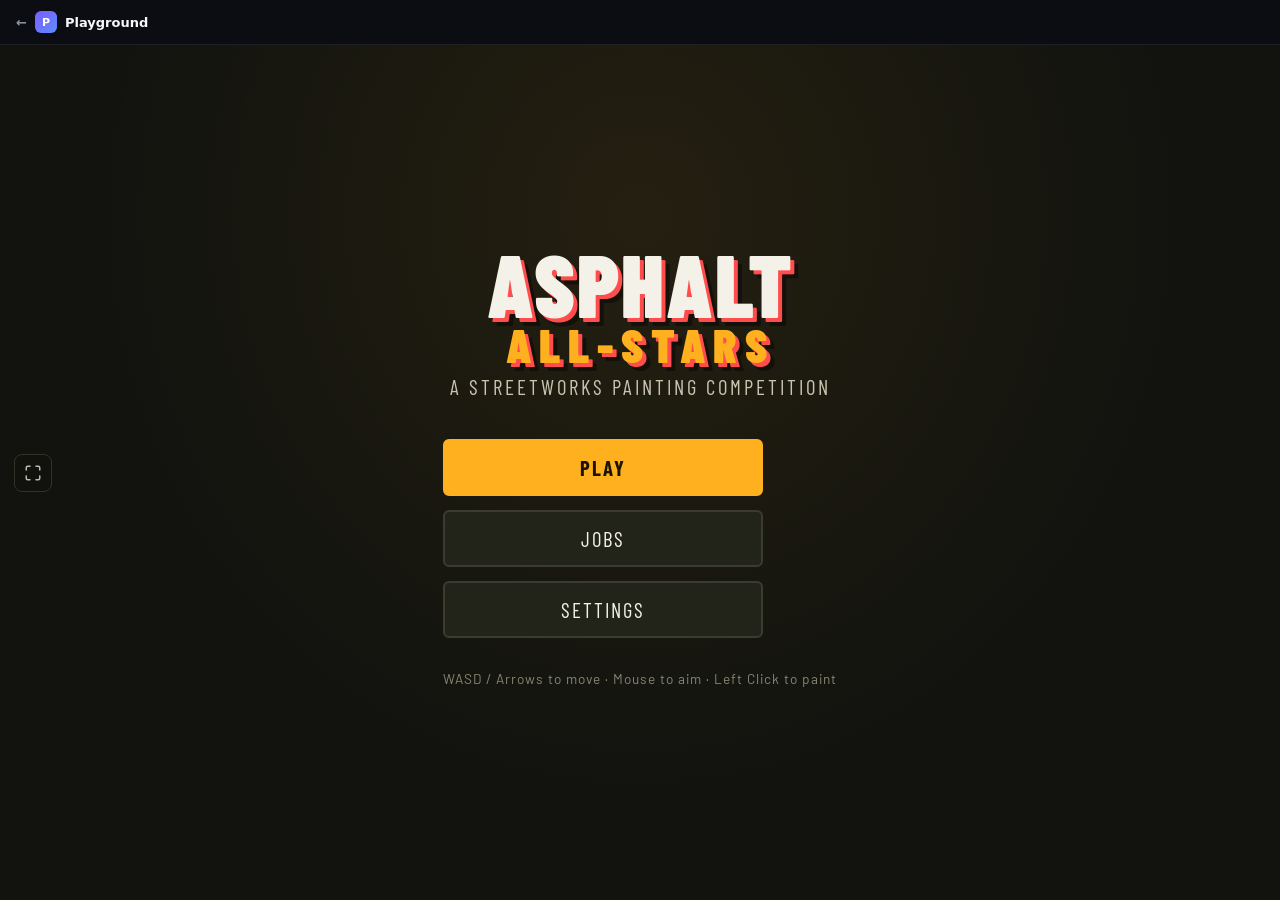
<file: games/Streetworks TheGame/index.html>
<!DOCTYPE html>
<html lang="en">
<head>
  <script src="../../assets/portal-frame.js"></script>
<meta charset="UTF-8" />
<meta name="viewport" content="width=device-width, initial-scale=1.0, maximum-scale=1.0, user-scalable=no" />
<title>Asphalt All-Stars</title>
<link rel="stylesheet" href="css/style.css?v=2" />
</head>
<body>
  <div id="app">
    <canvas id="game-canvas"></canvas>

    <button id="btn-fullscreen" class="icon-btn" data-action="toggle-fullscreen" title="Enter Fullscreen" aria-label="Toggle Fullscreen">
      <svg viewBox="0 0 24 24" width="18" height="18" fill="none" stroke="currentColor" stroke-width="2" stroke-linecap="round" stroke-linejoin="round">
        <path d="M8 3H5a2 2 0 0 0-2 2v3" />
        <path d="M16 3h3a2 2 0 0 1 2 2v3" />
        <path d="M21 16v3a2 2 0 0 1-2 2h-3" />
        <path d="M3 16v3a2 2 0 0 0 2 2h3" />
      </svg>
    </button>

    <!-- ===================== MAIN MENU ===================== -->
    <div id="screen-menu" class="screen">
      <div class="menu-panel">
        <h1 class="game-title">ASPHALT<span>ALL-STARS</span></h1>
        <p class="game-subtitle">A Streetworks Painting Competition</p>
        <div class="menu-buttons">
          <button class="btn btn-primary" data-action="goto-coworker-select">Play</button>
          <button class="btn" data-action="goto-jobs-info">Jobs</button>
          <button class="btn" data-action="goto-settings">Settings</button>
        </div>
        <p class="menu-footer">WASD / Arrows to move &middot; Mouse to aim &middot; Left Click to paint</p>
      </div>
    </div>

    <!-- ===================== COWORKER SELECT ===================== -->
    <div id="screen-coworker" class="screen hidden">
      <div class="select-panel">
        <h2>Choose Your Painter</h2>
        <div id="coworker-grid" class="coworker-grid"></div>
        <div class="coworker-detail" id="coworker-detail">
          <p class="hint">Select a coworker to see their profile.</p>
        </div>
        <div class="select-actions">
          <button class="btn" data-action="back-to-menu">Back</button>
          <button class="btn btn-primary" id="btn-confirm-coworker" disabled data-action="goto-job-select">Next: Choose Job</button>
        </div>
      </div>
    </div>

    <!-- ===================== JOB SELECT ===================== -->
    <div id="screen-job" class="screen hidden">
      <div class="select-panel">
        <h2>Choose The Job</h2>
        <div id="job-grid" class="job-grid"></div>
        <div class="select-actions">
          <button class="btn" data-action="back-to-coworker">Back</button>
          <button class="btn btn-primary" id="btn-confirm-job" disabled data-action="start-game">Start Job</button>
        </div>
      </div>
    </div>

    <!-- ===================== COUNTDOWN ===================== -->
    <div id="screen-countdown" class="screen hidden">
      <div class="countdown-number" id="countdown-number">3</div>
    </div>

    <!-- ===================== HUD (during gameplay) ===================== -->
    <div id="hud" class="hidden">
      <div class="hud-top">
        <div class="hud-job-name" id="hud-job-name">Job Name</div>
        <div class="hud-timer" id="hud-timer">00:00</div>
        <div class="hud-progress">
          <div class="hud-progress-label">JOB PROGRESS</div>
          <div class="hud-progress-bar"><div class="hud-progress-fill" id="hud-progress-fill"></div></div>
        </div>
      </div>
      <div class="hud-competitors" id="hud-competitors"></div>
      <div class="hud-bottom">
        <div class="hud-color" id="hud-color">
          <span class="hud-color-label">PAINT</span>
          <span class="hud-color-swatch" id="hud-color-swatch"></span>
          <span id="hud-color-name">White</span>
        </div>
        <div class="hud-hint">Aim with mouse &middot; hold Left Click to paint &middot; Q/E to cycle color</div>
      </div>
    </div>

    <!-- ===================== RESULTS ===================== -->
    <div id="screen-results" class="screen hidden">
      <div class="results-panel">
        <h2>Job Complete</h2>
        <div id="results-body" class="results-body"></div>
        <div class="select-actions">
          <button class="btn" data-action="back-to-menu">Main Menu</button>
          <button class="btn btn-primary" data-action="restart-job">Repaint This Job</button>
        </div>
      </div>
    </div>

    <!-- ===================== TOUCH CONTROLS ===================== -->
    <div id="touch-controls" class="hidden">
      <div id="touch-joystick-zone">
        <div id="touch-joystick-base">
          <div id="touch-joystick-nub"></div>
        </div>
      </div>
    </div>
  </div>

  <script type="module" src="js/main.js"></script>
</body>
</html>
</file>
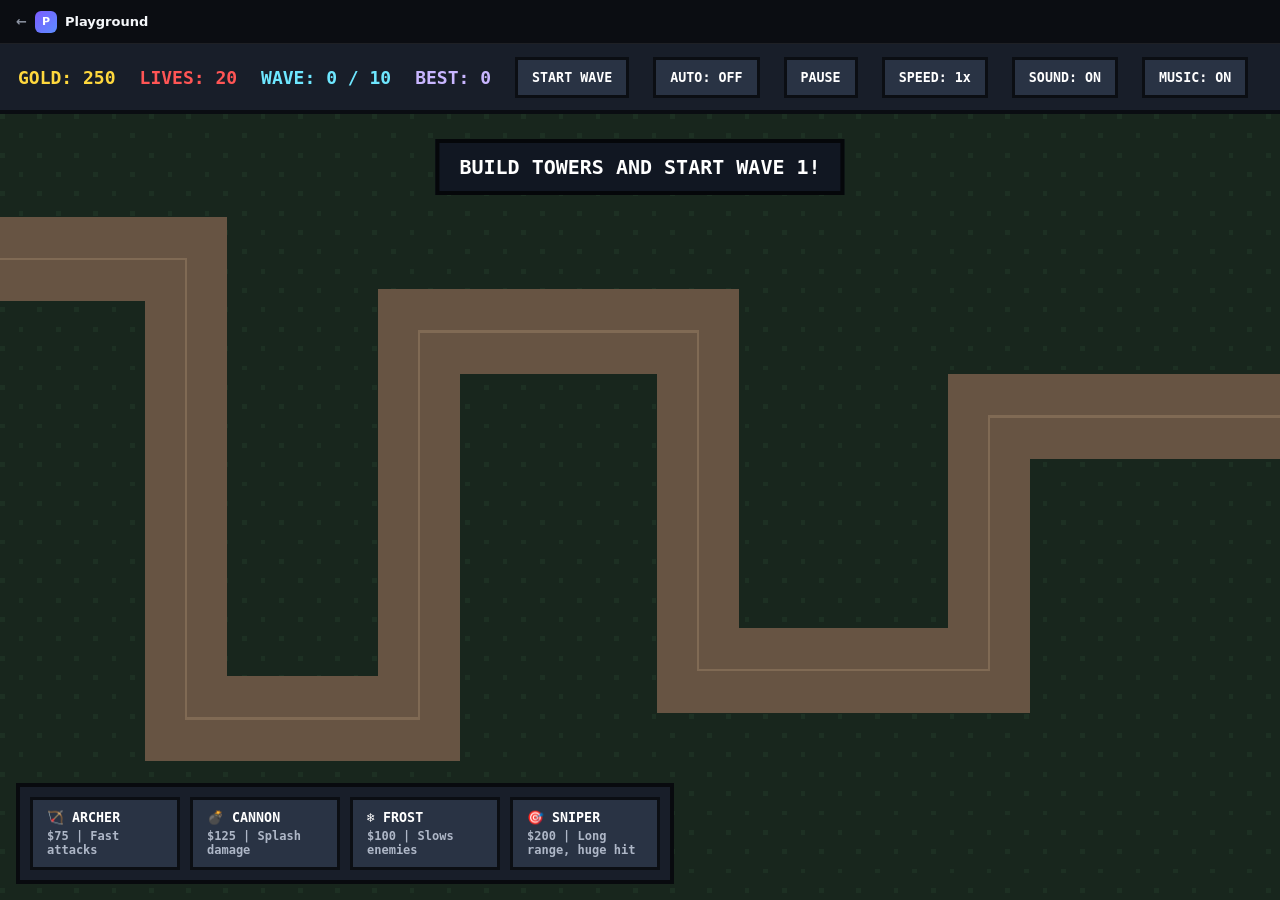
<file: games/tower-defence/index.html>
<!DOCTYPE html>
<html lang="en">
<head>
<meta charset="UTF-8">
<meta name="viewport" content="width=device-width, initial-scale=1.0">
<title>Pixel Tower Defense</title>

<link rel="stylesheet" href="../../assets/portal-bar.css">

<style>
* {
    box-sizing: border-box;
    image-rendering: pixelated;
}

body {
    margin: 0;
    background: #10141c;
    color: #fff;
    font-family: monospace;
    overflow: hidden;
    user-select: none;

    display: flex;
    flex-direction: column;
    height: 100vh;
}

#gameWrapper {
    width: 100%;
    flex: 1;
    min-height: 0;
    display: flex;
    flex-direction: column;
}

#topbar {
    height: 70px;
    background: #181e29;
    border-bottom: 4px solid #0a0d12;
    display: flex;
    align-items: center;
    gap: 24px;
    padding: 8px 18px;
    z-index: 10;
}

.stat {
    font-size: 18px;
    font-weight: bold;
}

.gold {
    color: #ffd83d;
}

.life {
    color: #ff5555;
}

.wave {
    color: #6ee7ff;
}

button {
    font-family: monospace;
    font-weight: bold;
    background: #293344;
    color: white;
    border: 3px solid #0b0e13;
    padding: 10px 14px;
    cursor: pointer;
}

button:hover {
    background: #3b485d;
}

button:active {
    transform: translateY(2px);
}

#gameContainer {
    flex: 1;
    position: relative;
    overflow: hidden;
}

canvas {
    position: absolute;
    inset: 0;
    width: 100%;
    height: 100%;
    image-rendering: pixelated;
}

#towerMenu {
    position: absolute;
    left: 16px;
    bottom: 16px;
    background: #181e29;
    border: 4px solid #080a0e;
    padding: 10px;
    display: flex;
    gap: 10px;
}

.towerButton {
    width: 150px;
    text-align: left;
}

.towerButton span {
    display: block;
    font-size: 12px;
    margin-top: 4px;
    color: #aeb7c7;
}

#upgradePanel {
    position: absolute;
    right: 16px;
    bottom: 16px;
    width: 260px;
    background: #181e29;
    border: 4px solid #080a0e;
    padding: 14px;
    display: none;
}

#upgradePanel h3 {
    margin: 0 0 10px;
    color: #6ee7ff;
}

.upgradeRow {
    margin-top: 10px;
}

.upgradeRow button {
    width: 100%;
    margin-top: 5px;
}

#message {
    position: absolute;
    top: 25px;
    left: 50%;
    transform: translateX(-50%);
    background: #111722;
    border: 4px solid #05070a;
    padding: 12px 20px;
    font-size: 20px;
    font-weight: bold;
    pointer-events: none;
    display: none;
}

#waveToast {
    position: absolute;
    top: 95px;
    left: 50%;
    transform: translateX(-50%);
    background: #111722;
    border: 4px solid #05070a;
    padding: 12px 18px;
    min-width: 240px;
    pointer-events: none;
    display: none;
    z-index: 15;
}

#waveToast h4 {
    margin: 0 0 8px;
    color: #6ee7ff;
    font-size: 15px;
    text-align: center;
    letter-spacing: 1px;
}

.waveEnemyRow {
    display: flex;
    align-items: center;
    gap: 8px;
    font-size: 13px;
    margin-top: 5px;
    white-space: nowrap;
}

.waveEnemyRow .swatch {
    width: 12px;
    height: 12px;
    flex: none;
    border: 1px solid #05070a;
}

.waveEnemyRow .stats {
    color: #aeb7c7;
    margin-left: 16px;
    font-size: 11px;
}

#gameOver, #victory {
    position: absolute;
    inset: 0;
    background: rgba(5, 7, 10, 0.9);
    display: none;
    align-items: center;
    justify-content: center;
    flex-direction: column;
    z-index: 20;
    gap: 14px;
}

#gameOver h1 {
    color: #ff5555;
    font-size: 48px;
}

#victory h1 {
    color: #63d471;
    font-size: 48px;
}

#gameOver button, #victory button {
    font-size: 20px;
}

.hidden {
    display: none !important;
}

.towerButton.disabled, .upgradeRow button.disabled {
    opacity: 0.45;
    cursor: not-allowed;
}

.towerButton.active {
    outline: 3px solid #6ee7ff;
}

#speedBtn.fast {
    background: #2f6f4a;
}

#autoBtn.on {
    background: #2f6f4a;
}

#muteBtn.off, #musicBtn.off {
    background: #6b2f2f;
}
</style>
</head>

<body>

<script src="../../assets/portal-bar.js"></script>

<div id="gameWrapper">

    <div id="topbar">
        <div class="stat gold">GOLD: <span id="gold">250</span></div>
        <div class="stat life">LIVES: <span id="lives">20</span></div>
        <div class="stat wave">WAVE: <span id="wave">0 / 10</span></div>
        <div class="stat" style="color:#c9b6ff">BEST: <span id="bestWave">0</span></div>

        <button id="startBtn" onclick="startWave()">START WAVE</button>
        <button onclick="toggleAutoStart()" id="autoBtn">AUTO: OFF</button>
        <button onclick="togglePause()" id="pauseBtn">PAUSE</button>
        <button onclick="toggleSpeed()" id="speedBtn">SPEED: 1x</button>
        <button onclick="toggleMute()" id="muteBtn">SOUND: ON</button>
        <button onclick="toggleMusic()" id="musicBtn">MUSIC: ON</button>
    </div>

    <div id="gameContainer">

        <canvas id="game"></canvas>

        <div id="message"></div>

        <div id="waveToast"></div>

        <div id="towerMenu">

            <button class="towerButton" data-type="archer" onclick="selectTower('archer')">
                🏹 ARCHER
                <span>$75 | Fast attacks</span>
            </button>

            <button class="towerButton" data-type="cannon" onclick="selectTower('cannon')">
                💣 CANNON
                <span>$125 | Splash damage</span>
            </button>

            <button class="towerButton" data-type="frost" onclick="selectTower('frost')">
                ❄ FROST
                <span>$100 | Slows enemies</span>
            </button>

            <button class="towerButton" data-type="sniper" onclick="selectTower('sniper')">
                🎯 SNIPER
                <span>$200 | Long range, huge hit</span>
            </button>

        </div>

        <div id="upgradePanel">
            <h3 id="selectedTowerName">TOWER</h3>

            <div>
                Level:
                <strong id="towerLevel">1</strong>
            </div>

            <div class="upgradeRow">
                Damage:
                <strong id="towerDamage">0</strong>

                <button id="upgradeDamageBtn" onclick="upgradeDamage()">
                    UPGRADE DAMAGE
                    <span id="damageCost"></span>
                </button>
            </div>

            <div class="upgradeRow">
                Attack Speed:
                <strong id="towerSpeed">0</strong>

                <button id="upgradeSpeedBtn" onclick="upgradeSpeed()">
                    UPGRADE ATTACK SPEED
                    <span id="speedCost"></span>
                </button>
            </div>

            <div class="upgradeRow">
                Range:
                <strong id="towerRange">0</strong>

                <button id="upgradeRangeBtn" onclick="upgradeRange()">
                    UPGRADE RANGE
                    <span id="rangeCost"></span>
                </button>
            </div>

            <div class="upgradeRow">
                Targeting:
                <strong id="towerTargetMode">Closest</strong>

                <button onclick="cycleTargetMode()">
                    CYCLE TARGETING
                </button>
            </div>

            <div class="upgradeRow">
                <button onclick="sellTower()" style="background:#6b2f2f">
                    SELL TOWER
                    <span id="sellValue"></span>
                </button>
            </div>

            <button onclick="deselectTower()" style="margin-top:12px;width:100%">
                CLOSE
            </button>
        </div>

        <div id="gameOver">
            <h1 id="gameOverTitle">GAME OVER</h1>
            <div id="gameOverStats"></div>
            <button onclick="location.reload()">PLAY AGAIN</button>
        </div>

        <div id="victory">
            <h1>VICTORY!</h1>
            <div>You defeated the Goblin King!</div>
            <button onclick="continueEndless()">CONTINUE (ENDLESS MODE)</button>
            <button onclick="location.reload()">PLAY AGAIN</button>
        </div>

    </div>
</div>

<script>

/* =========================================================
   CANVAS
========================================================= */

const canvas = document.getElementById("game");
const ctx = canvas.getContext("2d");

let W = 1100;
let H = 650;

function resize() {
    canvas.width = W;
    canvas.height = H;
}

resize();


/* =========================================================
   GAME STATE
========================================================= */

let gold = 250;
let lives = 20;
let currentWave = 0;

let paused = false;
let gameOver = false;
let isEndless = false;
let autoStart = false;

let selectedBuildTower = null;
let selectedTower = null;

let enemies = [];
let towers = [];
let projectiles = [];
let particles = [];
let damageTexts = [];

/*
 * Each running wave is its own batch so multiple waves
 * can be spawning/alive at the same time when the player
 * starts the next wave early.
 */
let activeWaves = [];

let gameSpeed = 1;
let soundEnabled = true;

let bestWave = parseInt(localStorage.getItem("td_best_wave") || "0", 10);

let mouseX = -1000;
let mouseY = -1000;


/* =========================================================
   MAZE PATH
========================================================= */

const path = [
    {x: 0, y: 120},
    {x: 160, y: 120},
    {x: 160, y: 500},
    {x: 360, y: 500},
    {x: 360, y: 180},
    {x: 600, y: 180},
    {x: 600, y: 460},
    {x: 850, y: 460},
    {x: 850, y: 250},
    {x: 1100, y: 250}
];

const PATH_WIDTH = 70;


/* =========================================================
   WAVES
========================================================= */

const waves = [

    {
        name: "Goblin Scouts",
        enemies: [
            ["goblin", 10]
        ]
    },

    {
        name: "Goblin Horde",
        enemies: [
            ["goblin", 18],
            ["fast", 4]
        ]
    },

    {
        name: "Speed Attack",
        enemies: [
            ["fast", 12],
            ["goblin", 12]
        ]
    },

    {
        name: "Armored",
        enemies: [
            ["goblin", 15],
            ["tank", 5]
        ]
    },

    {
        name: "Mixed Army",
        enemies: [
            ["goblin", 20],
            ["fast", 10],
            ["tank", 5]
        ]
    },

    {
        name: "Heavy Assault",
        enemies: [
            ["tank", 12],
            ["fast", 12]
        ]
    },

    {
        name: "Elite Horde",
        enemies: [
            ["elite", 15],
            ["fast", 15]
        ]
    },

    {
        name: "Nightmare",
        enemies: [
            ["elite", 20],
            ["tank", 15],
            ["fast", 15]
        ]
    },

    {
        name: "Final Army",
        enemies: [
            ["elite", 25],
            ["tank", 20],
            ["fast", 20]
        ]
    },

    {
        name: "THE GOBLIN KING",
        enemies: [
            ["boss", 1],
            ["elite", 20],
            ["tank", 20],
            ["fast", 25]
        ]
    }

];


/* =========================================================
   ENEMY TYPES
========================================================= */

const enemyTypes = {

    goblin: {
        hp: 100,
        speed: 55,
        reward: 10,
        size: 18,
        color: "#55d65c"
    },

    fast: {
        hp: 65,
        speed: 100,
        reward: 12,
        size: 15,
        color: "#42b7ff"
    },

    tank: {
        hp: 350,
        speed: 32,
        reward: 25,
        size: 25,
        color: "#9b6cff"
    },

    elite: {
        hp: 550,
        speed: 60,
        reward: 40,
        size: 23,
        color: "#ff9f43"
    },

    boss: {
        hp: 6000,
        speed: 25,
        reward: 500,
        size: 42,
        color: "#ff3d55"
    }

};

const ENEMY_LABELS = {
    goblin: "Goblin",
    fast: "Fast Goblin",
    tank: "Tank",
    elite: "Elite Goblin",
    boss: "Goblin King"
};


/* =========================================================
   TOWER TYPES
========================================================= */

const towerTypes = {

    archer: {
        name: "Archer",
        cost: 75,
        damage: 35,
        attackSpeed: 0.75,
        range: 150,
        projectileSpeed: 400,
        color: "#63d471"
    },

    cannon: {
        name: "Cannon",
        cost: 125,
        damage: 90,
        attackSpeed: 1.8,
        range: 180,
        projectileSpeed: 300,
        color: "#ff9f43",
        splashRadius: 55
    },

    frost: {
        name: "Frost",
        cost: 100,
        damage: 10,
        attackSpeed: 0.9,
        range: 140,
        projectileSpeed: 380,
        color: "#8ad9ff",
        slowFactor: 0.45,
        slowDuration: 1.6
    },

    sniper: {
        name: "Sniper",
        cost: 200,
        damage: 260,
        attackSpeed: 2.5,
        range: 320,
        projectileSpeed: 700,
        color: "#d64545",
        defaultTarget: "strongest"
    }

};

const TARGET_MODES = ["closest", "furthest", "strongest", "weakest"];
const TARGET_MODE_LABELS = {
    closest: "Closest",
    furthest: "Furthest",
    strongest: "Strongest",
    weakest: "Weakest"
};


/* =========================================================
   UTILITIES
========================================================= */

function distance(a,b) {
    return Math.hypot(a.x-b.x, a.y-b.y);
}


/* =========================================================
   SOUND (WebAudio, no external assets)
========================================================= */

let audioCtx = null;

function getAudioCtx() {

    if(!audioCtx) {
        audioCtx = new (window.AudioContext || window.webkitAudioContext)();
    }

    if(audioCtx.state === "suspended") {
        audioCtx.resume();
    }

    return audioCtx;

}

function beep(freq, duration, type="square", volume=0.08, startDelay=0) {

    if(!soundEnabled)
        return;

    const ctxA = getAudioCtx();

    const osc = ctxA.createOscillator();
    const gain = ctxA.createGain();

    osc.type = type;
    osc.frequency.value = freq;

    const now = ctxA.currentTime + startDelay;

    gain.gain.setValueAtTime(volume, now);
    gain.gain.exponentialRampToValueAtTime(0.0001, now+duration);

    osc.connect(gain);
    gain.connect(ctxA.destination);

    osc.start(now);
    osc.stop(now+duration);

}

const sfx = {
    shoot: () => beep(880, 0.06, "square", 0.03),
    shootHeavy: () => beep(180, 0.12, "sawtooth", 0.06),
    hit: () => beep(220, 0.05, "square", 0.05),
    explosion: () => beep(90, 0.25, "sawtooth", 0.08),
    place: () => beep(520, 0.08, "square", 0.06),
    upgrade: () => beep(660, 0.12, "triangle", 0.07),
    sell: () => beep(300, 0.12, "triangle", 0.06),
    error: () => beep(120, 0.15, "sawtooth", 0.07),
    waveStart: () => {
        beep(440, 0.12, "square", 0.07);
        beep(660, 0.12, "square", 0.07, 0.12);
    },
    waveComplete: () => {
        beep(523, 0.1, "triangle", 0.07);
        beep(659, 0.1, "triangle", 0.07, 0.1);
        beep(784, 0.15, "triangle", 0.07, 0.2);
    },
    gameOver: () => {
        beep(220, 0.3, "sawtooth", 0.08);
        beep(140, 0.4, "sawtooth", 0.08, 0.25);
    },
    victory: () => {
        beep(523, 0.15, "triangle", 0.08);
        beep(659, 0.15, "triangle", 0.08, 0.15);
        beep(784, 0.15, "triangle", 0.08, 0.3);
        beep(1046, 0.3, "triangle", 0.08, 0.45);
    }
};

function toggleMute() {

    soundEnabled = !soundEnabled;

    const btn = document.getElementById("muteBtn");

    btn.innerText = "SOUND: " + (soundEnabled ? "ON" : "OFF");
    btn.classList.toggle("off", !soundEnabled);

}


/* =========================================================
   BACKGROUND MUSIC
   (procedural chiptune loop, no external files)

   An original dark/dramatic minor-key arrangement inspired
   by gothic-rock power-ballad energy: brooding harmonic-minor
   tension chord, driving power-chord bass, and a dynamic
   build from a hushed intro into a full-drum "chorus" swell.
   Notes and drum pattern below are all original, not a
   transcription of any existing song.
========================================================= */

let musicEnabled = true;
let musicPlaying = false;
let musicNextNoteTime = 0;
let musicStepIndex = 0;
let musicTimerId = null;

const MUSIC_TEMPO = 108;
const MUSIC_STEP_DURATION = 60 / MUSIC_TEMPO / 2;

const NOTE_SEMITONES = {C:-9, D:-7, E:-5, F:-4, G:-2, A:0, B:2};

function noteFreq(name) {

    if(!name)
        return null;

    const sharp = name[1] === "#";

    const letter = name[0];
    const octave = parseInt(name.slice(sharp ? 2 : 1), 10);

    const semitone =
        NOTE_SEMITONES[letter] + (sharp ? 1 : 0) + (octave-4)*12;

    return 440 * Math.pow(2, semitone/12);

}

/*
 * E minor, i - VII - VI - V, with a raised 7th (D#) on the V
 * chord for that dramatic harmonic-minor pull back to i.
 * Structure: hushed intro (A) -> building verse (A2) ->
 * explosive chorus (B) -> settling back down (A) before loop.
 */

const musicBassA = [
    "E2","E3","E2","E3",
    "D2","D3","D2","D3",
    "C2","C3","C2","C3",
    "B2","B3","B2","B3"
];

const musicMelodyA = [
    "E4", null,"G4", null,
    "F#4",null,"A4", null,
    "G4", null,"E4", null,
    "F#4",null,"D#4",null
];

const musicBassA2 = musicBassA;

const musicMelodyA2 = [
    "E4","G4","B4","G4",
    "F#4","A4","D5","A4",
    "E4","G4","C5","G4",
    "F#4","D#5","F#5","D#5"
];

const musicBassB = musicBassA;

const musicMelodyB = [
    "E5","B4","G5","B4",
    "D5","A4","F#5","A4",
    "C5","G4","E5","G4",
    "D#5","F#5","B5","F#5"
];

const musicBass = [
    ...musicBassA,
    ...musicBassA2,
    ...musicBassB,
    ...musicBassA
];

const musicMelody = [
    ...musicMelodyA,
    ...musicMelodyA2,
    ...musicMelodyB,
    ...musicMelodyA
];

/*
 * Per-section (16-step) dynamics: quiet intro, building
 * verse, full explosive chorus, settling back down.
 */

const MUSIC_SECTION_VOLUME = [0.55, 0.8, 1.0, 0.75];
const MUSIC_SECTION_DRUMS = [0, 0.55, 1.0, 0.6];

const MUSIC_KICK_STEPS = [0,3,4,8,11,12];
const MUSIC_SNARE_STEPS = [2,6,10,14];

function playMusicNote(freq, time, duration, type, volume) {

    if(!freq)
        return;

    const ctxA = getAudioCtx();

    const osc = ctxA.createOscillator();
    const gain = ctxA.createGain();

    osc.type = type;
    osc.frequency.value = freq;

    gain.gain.setValueAtTime(0.0001, time);
    gain.gain.linearRampToValueAtTime(volume, time+0.02);
    gain.gain.exponentialRampToValueAtTime(0.0001, time+duration);

    osc.connect(gain);
    gain.connect(ctxA.destination);

    osc.start(time);
    osc.stop(time+duration+0.05);

}

function playKick(time, volume) {

    const ctxA = getAudioCtx();

    const osc = ctxA.createOscillator();
    const gain = ctxA.createGain();

    osc.type = "sine";
    osc.frequency.setValueAtTime(150, time);
    osc.frequency.exponentialRampToValueAtTime(45, time+0.15);

    gain.gain.setValueAtTime(0.001, time);
    gain.gain.linearRampToValueAtTime(0.4*volume, time+0.01);
    gain.gain.exponentialRampToValueAtTime(0.0001, time+0.18);

    osc.connect(gain);
    gain.connect(ctxA.destination);

    osc.start(time);
    osc.stop(time+0.2);

}

function playNoiseHit(time, duration, volume, filterType, filterFreq) {

    const ctxA = getAudioCtx();

    const bufferSize = Math.max(1, Math.floor(ctxA.sampleRate*duration));
    const buffer = ctxA.createBuffer(1, bufferSize, ctxA.sampleRate);
    const data = buffer.getChannelData(0);

    for(let i=0;i<bufferSize;i++) {
        data[i] = Math.random()*2-1;
    }

    const noise = ctxA.createBufferSource();
    noise.buffer = buffer;

    const filter = ctxA.createBiquadFilter();
    filter.type = filterType;
    filter.frequency.value = filterFreq;

    const gain = ctxA.createGain();
    gain.gain.setValueAtTime(volume, time);
    gain.gain.exponentialRampToValueAtTime(0.0001, time+duration);

    noise.connect(filter);
    filter.connect(gain);
    gain.connect(ctxA.destination);

    noise.start(time);

}

function playHat(time, volume) {
    playNoiseHit(time, 0.045, volume, "highpass", 7000);
}

function playSnare(time, volume) {
    playNoiseHit(time, 0.14, volume, "bandpass", 1800);
}

function scheduleMusic() {

    const ctxA = getAudioCtx();

    while(musicNextNoteTime < ctxA.currentTime + 0.15) {

        const i = musicStepIndex % musicMelody.length;
        const section = Math.floor(i/16);
        const stepInBar = i%16;

        const vol = MUSIC_SECTION_VOLUME[section];
        const drums = MUSIC_SECTION_DRUMS[section];

        playMusicNote(
            noteFreq(musicBass[i]),
            musicNextNoteTime,
            MUSIC_STEP_DURATION*0.9,
            "square",
            0.055*vol
        );

        playMusicNote(
            noteFreq(musicMelody[i]),
            musicNextNoteTime,
            MUSIC_STEP_DURATION*0.85,
            "sawtooth",
            0.032*vol
        );

        if(drums > 0) {

            playHat(musicNextNoteTime, 0.02*drums);

            if(MUSIC_KICK_STEPS.includes(stepInBar)) {
                playKick(musicNextNoteTime, drums);
            }

            if(MUSIC_SNARE_STEPS.includes(stepInBar)) {
                playSnare(musicNextNoteTime, 0.09*drums);
            }

        }

        musicNextNoteTime += MUSIC_STEP_DURATION;
        musicStepIndex++;

    }

}

function startMusic() {

    if(musicPlaying || !musicEnabled)
        return;

    const ctxA = getAudioCtx();

    musicNextNoteTime = ctxA.currentTime + 0.1;
    musicStepIndex = 0;
    musicPlaying = true;

    musicTimerId = setInterval(scheduleMusic, 100);

}

function stopMusic() {

    musicPlaying = false;

    clearInterval(musicTimerId);

}

function toggleMusic() {

    musicEnabled = !musicEnabled;

    const btn = document.getElementById("musicBtn");

    btn.innerText = "MUSIC: " + (musicEnabled ? "ON" : "OFF");
    btn.classList.toggle("off", !musicEnabled);

    if(musicEnabled) {
        startMusic();
    } else {
        stopMusic();
    }

}

/*
 * Browsers require a user gesture before audio can play,
 * so kick the music off on the player's first interaction.
 */

window.addEventListener("pointerdown", function startMusicOnce() {

    if(musicEnabled) {
        startMusic();
    }

    window.removeEventListener("pointerdown", startMusicOnce);

});

function showMessage(text) {

    const el = document.getElementById("message");

    el.innerText = text;
    el.style.display = "block";

    setTimeout(() => {
        el.style.display = "none";
    }, 1800);
}

let waveToastTimer = null;

function showWaveToast(waveNumber, waveName, enemyGroups, hpMultiplier) {

    const box = document.getElementById("waveToast");

    let html = `<h4>${
        waveName ? waveName.toUpperCase() : "WAVE " + waveNumber
    }</h4>`;

    for(const [type, count] of enemyGroups) {

        const data = enemyTypes[type];
        const hp = Math.round(data.hp * hpMultiplier);
        const label = ENEMY_LABELS[type] || type;

        html += `
            <div class="waveEnemyRow">
                <span class="swatch" style="background:${data.color}"></span>
                <span>${label} &times;${count}</span>
                <span class="stats">HP ${hp} &middot; SPD ${data.speed}</span>
            </div>
        `;

    }

    box.innerHTML = html;
    box.style.display = "block";

    clearTimeout(waveToastTimer);

    waveToastTimer = setTimeout(() => {
        box.style.display = "none";
    }, 5000);

}

function updateUI() {

    document.getElementById("gold").innerText = gold;
    document.getElementById("lives").innerText = lives;

    document.getElementById("wave").innerText =
        isEndless
        ? `${currentWave} / ∞`
        : `${currentWave} / ${waves.length}`;

    document.getElementById("bestWave").innerText = bestWave;

    for(const btn of document.querySelectorAll(".towerButton")) {

        const type = btn.dataset.type;

        btn.classList.toggle(
            "disabled",
            gold < towerTypes[type].cost
        );

        btn.classList.toggle(
            "active",
            selectedBuildTower === type
        );

    }

    if(selectedTower) {
        updateUpgradeUI();
    }

}

function recordBestWave() {

    if(currentWave > bestWave) {

        bestWave = currentWave;

        localStorage.setItem("td_best_wave", String(bestWave));

        document.getElementById("bestWave").innerText = bestWave;

    }

}


/* =========================================================
   PATH COLLISION
========================================================= */

function distanceToSegment(p,a,b) {

    const dx = b.x-a.x;
    const dy = b.y-a.y;

    if(dx === 0 && dy === 0)
        return distance(p,a);

    const t = Math.max(
        0,
        Math.min(
            1,
            ((p.x-a.x)*dx+(p.y-a.y)*dy)/(dx*dx+dy*dy)
        )
    );

    const x = a.x+t*dx;
    const y = a.y+t*dy;

    return Math.hypot(p.x-x,p.y-y);
}

function isOnPath(x,y,r=20) {

    for(let i=0;i<path.length-1;i++) {

        if(
            distanceToSegment(
                {x,y},
                path[i],
                path[i+1]
            ) < PATH_WIDTH/2+r
        ) {
            return true;
        }

    }

    return false;
}


/* =========================================================
   ENEMY
========================================================= */

class Enemy {

    constructor(type, hpMultiplier=1, waveBatch=null) {

        const data = enemyTypes[type];

        this.type = type;

        this.x = path[0].x;
        this.y = path[0].y;

        this.pathIndex = 0;

        this.maxHp = data.hp * hpMultiplier;
        this.hp = this.maxHp;

        this.speed = data.speed;
        this.reward = data.reward;

        this.size = data.size;
        this.color = data.color;

        this.dead = false;

        this.distanceTraveled = 0;

        this.slowTimer = 0;
        this.slowFactor = 1;

        this.waveBatch = waveBatch;

    }

    applySlow(factor, duration) {

        /*
         * Refresh, don't stack multiplicatively
         */

        if(this.slowTimer <= 0 || factor < this.slowFactor) {
            this.slowFactor = factor;
        }

        this.slowTimer = Math.max(this.slowTimer, duration);

    }

    update(dt) {

        if(this.dead) return;

        if(this.slowTimer > 0) {
            this.slowTimer -= dt;
        }

        const effectiveSpeed =
            this.speed * (this.slowTimer > 0 ? this.slowFactor : 1);

        const target = path[this.pathIndex+1];

        if(!target) {

            this.reachEnd();
            return;

        }

        const dx = target.x-this.x;
        const dy = target.y-this.y;

        const dist = Math.hypot(dx,dy);

        if(dist < 2) {

            this.pathIndex++;

        } else {

            const move = Math.min(dist, effectiveSpeed*dt);

            this.x += dx/dist*move;
            this.y += dy/dist*move;

            this.distanceTraveled += move;

        }

    }

    damage(amount) {

        this.hp -= amount;

        spawnDamageText(this.x, this.y-this.size/2, Math.round(amount));

        if(this.hp <= 0) {

            this.dead = true;

            if(this.waveBatch) {
                this.waveBatch.remaining--;
            }

            gold += this.reward;

            createExplosion(
                this.x,
                this.y,
                this.color
            );

            updateUI();

        }

    }

    reachEnd() {

        this.dead = true;

        if(this.waveBatch) {
            this.waveBatch.remaining--;
        }

        lives--;

        updateUI();

        if(lives <= 0) {

            endGame();

        }

    }

    draw() {

        ctx.fillStyle = this.color;

        const s = this.size;

        ctx.fillRect(
            this.x-s/2,
            this.y-s/2,
            s,
            s
        );

        /*
         * Frost tint overlay while slowed
         */

        if(this.slowTimer > 0) {

            ctx.fillStyle = "rgba(138, 217, 255, 0.45)";

            ctx.fillRect(
                this.x-s/2,
                this.y-s/2,
                s,
                s
            );

        }

        /*
         * Pixel eyes
         */

        ctx.fillStyle = "#111";

        ctx.fillRect(
            this.x-s/4,
            this.y-s/5,
            4,
            4
        );

        ctx.fillRect(
            this.x+s/10,
            this.y-s/5,
            4,
            4
        );

        /*
         * HP bar
         */

        const barWidth = s*1.5;

        ctx.fillStyle = "#111";

        ctx.fillRect(
            this.x-barWidth/2,
            this.y-s/2-10,
            barWidth,
            5
        );

        ctx.fillStyle = "#55e65c";

        ctx.fillRect(
            this.x-barWidth/2,
            this.y-s/2-10,
            barWidth*(this.hp/this.maxHp),
            5
        );

    }

}


/* =========================================================
   TOWER
========================================================= */

class Tower {

    constructor(type,x,y) {

        const data = towerTypes[type];

        this.type = type;
        this.x = x;
        this.y = y;

        this.level = 1;

        this.damage = data.damage;
        this.attackSpeed = data.attackSpeed;

        this.range = data.range;
        this.projectileSpeed = data.projectileSpeed;

        this.splashRadius = data.splashRadius || 0;
        this.slowFactor = data.slowFactor || null;
        this.slowDuration = data.slowDuration || 0;

        this.cooldown = 0;

        this.color = data.color;

        this.totalInvested = data.cost;

        this.targetMode = data.defaultTarget || "closest";

        this.angle = 0;

    }

    findTarget() {

        let target = null;
        let bestScore = -Infinity;

        for(const enemy of enemies) {

            if(enemy.dead)
                continue;

            const d = distance(this,enemy);

            if(d > this.range)
                continue;

            let score;

            switch(this.targetMode) {

                case "furthest":
                    score = enemy.distanceTraveled;
                    break;

                case "strongest":
                    score = enemy.hp;
                    break;

                case "weakest":
                    score = -enemy.hp;
                    break;

                default: // closest
                    score = -d;

            }

            if(score > bestScore) {

                bestScore = score;
                target = enemy;

            }

        }

        return target;

    }

    update(dt) {

        if(this.cooldown > 0) {

            this.cooldown -= dt;

        }

        const target = this.findTarget();

        if(target) {

            this.angle = Math.atan2(
                target.y-this.y,
                target.x-this.x
            );

        }

        if(this.cooldown > 0)
            return;

        if(target) {

            projectiles.push(
                new Projectile(
                    this,
                    target
                )
            );

            if(this.type === "cannon") {
                sfx.shootHeavy();
            } else {
                sfx.shoot();
            }

            this.cooldown = this.attackSpeed;

        }

    }

    draw() {

        /*
         * Range when selected
         */

        if(this === selectedTower) {

            ctx.beginPath();

            ctx.arc(
                this.x,
                this.y,
                this.range,
                0,
                Math.PI*2
            );

            ctx.strokeStyle = "#6ee7ff";
            ctx.lineWidth = 2;
            ctx.stroke();

        }

        /*
         * Base
         */

        ctx.fillStyle = "#252c38";

        ctx.fillRect(
            this.x-20,
            this.y-20,
            40,
            40
        );

        /*
         * Tower
         */

        ctx.fillStyle = this.color;

        ctx.fillRect(
            this.x-13,
            this.y-25,
            26,
            30
        );

        /*
         * Barrel (rotates toward current target)
         */

        ctx.save();

        ctx.translate(this.x, this.y-10);
        ctx.rotate(this.angle+Math.PI/2);

        ctx.fillStyle = "#dce3ea";

        ctx.fillRect(
            -4,
            -25,
            8,
            25
        );

        ctx.restore();

        /*
         * Level
         */

        ctx.fillStyle = "#fff";
        ctx.font = "12px monospace";
        ctx.textAlign = "center";

        ctx.fillText(
            "LV"+this.level,
            this.x,
            this.y+45
        );

    }

}


/* =========================================================
   PROJECTILE
========================================================= */

class Projectile {

    constructor(tower,target) {

        this.x = tower.x;
        this.y = tower.y;

        this.target = target;

        this.damage = tower.damage;

        this.speed = tower.projectileSpeed;

        this.splashRadius = tower.splashRadius;
        this.slowFactor = tower.slowFactor;
        this.slowDuration = tower.slowDuration;

        this.dead = false;

        this.color =
            tower.type === "cannon" ? "#ffb347" :
            tower.type === "frost" ? "#bdeeff" :
            tower.type === "sniper" ? "#ff6b6b" :
            "#e8ff72";

    }

    update(dt) {

        if(!this.target || this.target.dead) {

            this.dead = true;
            return;

        }

        const dx = this.target.x-this.x;
        const dy = this.target.y-this.y;

        const dist = Math.hypot(dx,dy);

        if(dist < 10) {

            const hitX = this.target.x;
            const hitY = this.target.y;

            if(this.splashRadius > 0) {

                for(const enemy of enemies) {

                    if(enemy.dead)
                        continue;

                    if(distance({x:hitX,y:hitY}, enemy) <= this.splashRadius) {
                        enemy.damage(this.damage);
                    }

                }

                createExplosion(hitX, hitY, this.color);
                sfx.explosion();

            } else {

                this.target.damage(this.damage);

                if(this.slowFactor) {
                    this.target.applySlow(this.slowFactor, this.slowDuration);
                }

                createHit(hitX, hitY);
                sfx.hit();

            }

            this.dead = true;

            return;

        }

        this.x += dx/dist*this.speed*dt;
        this.y += dy/dist*this.speed*dt;

    }

    draw() {

        ctx.fillStyle = this.color;

        ctx.fillRect(
            this.x-4,
            this.y-4,
            8,
            8
        );

    }

}


/* =========================================================
   PARTICLES
========================================================= */

function createHit(x,y) {

    for(let i=0;i<5;i++) {

        particles.push({

            x,
            y,

            vx:(Math.random()-0.5)*100,
            vy:(Math.random()-0.5)*100,

            life:0.25

        });

    }

}

function createExplosion(x,y,color) {

    for(let i=0;i<15;i++) {

        particles.push({

            x,
            y,

            vx:(Math.random()-0.5)*180,
            vy:(Math.random()-0.5)*180,

            life:0.5,

            color

        });

    }

}

function updateParticles(dt) {

    for(const p of particles) {

        p.x += p.vx*dt;
        p.y += p.vy*dt;

        p.life -= dt;

    }

    particles =
        particles.filter(p => p.life > 0);

}

function drawParticles() {

    for(const p of particles) {

        ctx.fillStyle = p.color || "#fff";

        ctx.fillRect(
            p.x-3,
            p.y-3,
            6,
            6
        );

    }

}


/* =========================================================
   FLOATING DAMAGE NUMBERS
========================================================= */

function spawnDamageText(x,y,amount) {

    damageTexts.push({
        x,
        y,
        text: String(amount),
        life: 0.6,
        vy: -35
    });

}

function updateDamageTexts(dt) {

    for(const t of damageTexts) {

        t.y += t.vy*dt;
        t.life -= dt;

    }

    damageTexts = damageTexts.filter(t => t.life > 0);

}

function drawDamageTexts() {

    ctx.font = "12px monospace";
    ctx.textAlign = "center";

    for(const t of damageTexts) {

        ctx.fillStyle = `rgba(255,255,255,${Math.min(1,t.life*2)})`;
        ctx.fillText(t.text, t.x, t.y);

    }

}


/* =========================================================
   WAVE SYSTEM
========================================================= */

function generateEndlessWave(n) {

    /*
     * n is 1-indexed wave number beyond the base 10 waves
     */

    const types = ["goblin","fast","tank","elite"];
    const enemiesList = [];

    for(const type of types) {

        const count = 6 + Math.floor(n*1.8) + (type === "goblin" ? 6 : 0);
        enemiesList.push([type, count]);

    }

    if(n % 5 === 0) {
        enemiesList.push(["boss", 1 + Math.floor(n/10)]);
    }

    return {
        name: "Endless Wave " + n,
        enemies: enemiesList
    };

}

function startWave() {

    if(gameOver)
        return;

    if(!isEndless && currentWave >= waves.length) {

        showMessage("ALL WAVES COMPLETE!");

        return;

    }

    currentWave++;

    const wave =
        currentWave <= waves.length
        ? waves[currentWave-1]
        : generateEndlessWave(currentWave-waves.length);

    const queue = [];

    for(const group of wave.enemies) {

        const type = group[0];
        const count = group[1];

        for(let i=0;i<count;i++) {

            queue.push(type);

        }

    }

    const hpMultiplier = 1 + (currentWave-1)*0.12;

    activeWaves.push({
        number: currentWave,
        name: wave.name,
        queue,
        spawnTimer: 0,
        hpMultiplier,
        remaining: queue.length
    });

    sfx.waveStart();

    if(currentWave === 10 && !isEndless) {
        showMessage("⚠ THE BOSS HAS ARRIVED!");
    }

    showWaveToast(currentWave, wave.name, wave.enemies, hpMultiplier);

    updateUI();
    updateStartButton();

}


function updateWaves(dt) {

    for(const batch of activeWaves) {

        if(batch.queue.length > 0) {

            batch.spawnTimer -= dt;

            if(batch.spawnTimer <= 0) {

                const type = batch.queue.shift();

                enemies.push(
                    new Enemy(
                        type,
                        batch.hpMultiplier,
                        batch
                    )
                );

                batch.spawnTimer = 0.7;

            }

        }

    }

    const finished =
        activeWaves.filter(
            b => b.queue.length === 0 && b.remaining <= 0
        );

    if(finished.length > 0) {

        activeWaves =
            activeWaves.filter(
                b => !(b.queue.length === 0 && b.remaining <= 0)
            );

        for(const batch of finished) {

            recordBestWave();

            if(batch.number < waves.length || isEndless) {

                gold += 50 + batch.number*10;

                updateUI();

                sfx.waveComplete();

                showMessage(
                    "WAVE COMPLETE! +BONUS GOLD"
                );

            } else {

                sfx.victory();

                showMessage(
                    "YOU DEFEATED THE BOSS!"
                );

                document.getElementById("victory")
                    .style.display = "flex";

            }

        }

        updateStartButton();

        maybeAutoStart();

    }

}


function maybeAutoStart() {

    if(!autoStart)
        return;

    if(gameOver || activeWaves.length > 0)
        return;

    if(!isEndless && currentWave >= waves.length)
        return;

    setTimeout(() => {

        if(autoStart && !gameOver && activeWaves.length === 0) {
            startWave();
        }

    }, 1500);

}


function updateStartButton() {

    document.getElementById("startBtn").innerText =
        activeWaves.length > 0
        ? "START NEXT WAVE"
        : "START WAVE";

}


function toggleAutoStart() {

    autoStart = !autoStart;

    const btn = document.getElementById("autoBtn");

    btn.innerText = "AUTO: " + (autoStart ? "ON" : "OFF");
    btn.classList.toggle("on", autoStart);

    if(autoStart) {
        maybeAutoStart();
    }

}


function continueEndless() {

    isEndless = true;

    document.getElementById("victory")
        .style.display = "none";

    updateUI();

    showMessage("ENDLESS MODE ENABLED");

    maybeAutoStart();

}


/* =========================================================
   TOWER PLACEMENT
========================================================= */

function selectTower(type) {

    if(gold < towerTypes[type].cost) {

        sfx.error();
        showMessage("NOT ENOUGH GOLD");

        return;

    }

    selectedBuildTower =
        selectedBuildTower === type ? null : type;

    selectedTower = null;

    document.getElementById("upgradePanel")
        .style.display = "none";

    if(selectedBuildTower) {

        showMessage(
            "CLICK GRASS TO PLACE " +
            towerTypes[type].name
        );

    }

    updateUI();

}


function placeTower(x,y) {

    if(!selectedBuildTower)
        return;

    const type =
        towerTypes[selectedBuildTower];

    if(gold < type.cost) {

        sfx.error();
        showMessage("NOT ENOUGH GOLD");

        return;

    }

    /*
     * Cannot place on road
     */

    if(isOnPath(x,y,25)) {

        sfx.error();
        showMessage("CAN'T BUILD ON THE ROAD");

        return;

    }

    /*
     * Prevent overlap
     */

    for(const tower of towers) {

        if(distance({x,y},tower) < 50) {

            sfx.error();
            showMessage("TOO CLOSE TO ANOTHER TOWER");

            return;

        }

    }

    gold -= type.cost;

    towers.push(
        new Tower(
            selectedBuildTower,
            x,
            y
        )
    );

    sfx.place();

    selectedBuildTower = null;

    updateUI();

}

function canPlaceAt(x,y) {

    if(isOnPath(x,y,25))
        return false;

    for(const tower of towers) {

        if(distance({x,y},tower) < 50)
            return false;

    }

    return true;

}


/* =========================================================
   TOWER UPGRADES
========================================================= */

function selectExistingTower(tower) {

    selectedTower = tower;

    selectedBuildTower = null;

    const panel =
        document.getElementById("upgradePanel");

    panel.style.display = "block";

    updateUpgradeUI();

}


function updateUpgradeUI() {

    if(!selectedTower)
        return;

    document.getElementById("selectedTowerName")
        .innerText =
        towerTypes[selectedTower.type].name;

    document.getElementById("towerLevel")
        .innerText =
        selectedTower.level;

    document.getElementById("towerDamage")
        .innerText =
        Math.round(selectedTower.damage);

    document.getElementById("towerSpeed")
        .innerText =
        selectedTower.attackSpeed.toFixed(2)+"s";

    document.getElementById("towerRange")
        .innerText =
        Math.round(selectedTower.range);

    document.getElementById("towerTargetMode")
        .innerText =
        TARGET_MODE_LABELS[selectedTower.targetMode];

    const damageCost =
        40 + selectedTower.level*30;

    const speedCost =
        50 + selectedTower.level*35;

    const rangeCost =
        45 + selectedTower.level*28;

    document.getElementById("damageCost")
        .innerText =
        " $" + damageCost;

    document.getElementById("speedCost")
        .innerText =
        " $" + speedCost;

    document.getElementById("rangeCost")
        .innerText =
        " $" + rangeCost;

    document.getElementById("sellValue")
        .innerText =
        " $" + Math.floor(selectedTower.totalInvested*0.6);

    document.getElementById("upgradeDamageBtn")
        .classList.toggle("disabled", gold < damageCost);

    document.getElementById("upgradeSpeedBtn")
        .classList.toggle("disabled", gold < speedCost);

    document.getElementById("upgradeRangeBtn")
        .classList.toggle("disabled", gold < rangeCost);

}


function upgradeDamage() {

    if(!selectedTower)
        return;

    const cost =
        40 + selectedTower.level*30;

    if(gold < cost) {

        sfx.error();
        showMessage("NOT ENOUGH GOLD");

        return;

    }

    gold -= cost;

    selectedTower.damage *= 1.25;
    selectedTower.totalInvested += cost;

    selectedTower.level++;

    sfx.upgrade();

    updateUI();
    updateUpgradeUI();

}


function upgradeSpeed() {

    if(!selectedTower)
        return;

    const cost =
        50 + selectedTower.level*35;

    if(gold < cost) {

        sfx.error();
        showMessage("NOT ENOUGH GOLD");

        return;

    }

    gold -= cost;

    /*
     * Lower cooldown = faster
     */

    selectedTower.attackSpeed *= 0.88;
    selectedTower.totalInvested += cost;

    selectedTower.level++;

    sfx.upgrade();

    updateUI();
    updateUpgradeUI();

}


function upgradeRange() {

    if(!selectedTower)
        return;

    const cost =
        45 + selectedTower.level*28;

    if(gold < cost) {

        sfx.error();
        showMessage("NOT ENOUGH GOLD");

        return;

    }

    gold -= cost;

    selectedTower.range += 20;
    selectedTower.totalInvested += cost;

    selectedTower.level++;

    sfx.upgrade();

    updateUI();
    updateUpgradeUI();

}


function cycleTargetMode() {

    if(!selectedTower)
        return;

    const idx = TARGET_MODES.indexOf(selectedTower.targetMode);

    selectedTower.targetMode =
        TARGET_MODES[(idx+1) % TARGET_MODES.length];

    updateUpgradeUI();

}


function sellTower() {

    if(!selectedTower)
        return;

    const refund = Math.floor(selectedTower.totalInvested*0.6);

    gold += refund;

    towers = towers.filter(t => t !== selectedTower);

    sfx.sell();

    deselectTower();
    updateUI();

}


function deselectTower() {

    selectedTower = null;

    document.getElementById("upgradePanel")
        .style.display = "none";

}


/* =========================================================
   MOUSE INPUT
========================================================= */

canvas.addEventListener("mousemove", e => {

    const rect =
        canvas.getBoundingClientRect();

    const scaleX =
        canvas.width / rect.width;

    const scaleY =
        canvas.height / rect.height;

    mouseX = (e.clientX-rect.left)*scaleX;
    mouseY = (e.clientY-rect.top)*scaleY;

});

canvas.addEventListener("mouseleave", () => {

    mouseX = -1000;
    mouseY = -1000;

});

canvas.addEventListener("contextmenu", e => {

    e.preventDefault();

    if(selectedBuildTower) {

        selectedBuildTower = null;
        updateUI();

    } else if(selectedTower) {

        deselectTower();

    }

});

window.addEventListener("keydown", e => {

    if(gameOver)
        return;

    if(e.key === "Escape") {

        selectedBuildTower = null;
        deselectTower();
        updateUI();

    } else if(e.key.toLowerCase() === "p") {

        togglePause();

    } else if(e.key === "1") {

        selectTower("archer");

    } else if(e.key === "2") {

        selectTower("cannon");

    } else if(e.key === "3") {

        selectTower("frost");

    } else if(e.key === "4") {

        selectTower("sniper");

    }

});

canvas.addEventListener("click", e => {

    if(gameOver)
        return;

    const rect =
        canvas.getBoundingClientRect();

    const scaleX =
        canvas.width / rect.width;

    const scaleY =
        canvas.height / rect.height;

    const x =
        (e.clientX-rect.left)*scaleX;

    const y =
        (e.clientY-rect.top)*scaleY;

    /*
     * Building
     */

    if(selectedBuildTower) {

        placeTower(x,y);

        return;

    }

    /*
     * Selecting tower
     */

    for(const tower of towers) {

        if(
            distance(
                {x,y},
                tower
            ) < 30
        ) {

            selectExistingTower(tower);

            return;

        }

    }

});


/* =========================================================
   DRAW MAP
========================================================= */

function drawMap() {

    /*
     * Background
     */

    ctx.fillStyle = "#18261d";

    ctx.fillRect(
        0,
        0,
        W,
        H
    );

    /*
     * Pixel grass
     */

    ctx.fillStyle = "#1d3023";

    for(let x=0;x<W;x+=16) {

        for(let y=0;y<H;y+=16) {

            if((x+y)%32===0) {

                ctx.fillRect(
                    x,
                    y,
                    4,
                    4
                );

            }

        }

    }

    /*
     * Road
     */

    ctx.lineWidth = PATH_WIDTH;

    ctx.lineCap = "square";

    ctx.strokeStyle = "#675443";

    ctx.beginPath();

    ctx.moveTo(
        path[0].x,
        path[0].y
    );

    for(let i=1;i<path.length;i++) {

        ctx.lineTo(
            path[i].x,
            path[i].y
        );

    }

    ctx.stroke();

    /*
     * Road pixel details
     */

    ctx.lineWidth = 2;

    ctx.strokeStyle = "#806a54";

    ctx.beginPath();

    ctx.moveTo(
        path[0].x,
        path[0].y
    );

    for(let i=1;i<path.length;i++) {

        ctx.lineTo(
            path[i].x,
            path[i].y
        );

    }

    ctx.stroke();

}


/* =========================================================
   DRAW
========================================================= */

function drawGhostTower() {

    if(!selectedBuildTower)
        return;

    if(mouseX < 0 || mouseY < 0)
        return;

    const data = towerTypes[selectedBuildTower];
    const valid = canPlaceAt(mouseX, mouseY);

    ctx.globalAlpha = 0.5;

    ctx.fillStyle = valid ? data.color : "#ff5555";

    ctx.fillRect(
        mouseX-13,
        mouseY-25,
        26,
        30
    );

    ctx.globalAlpha = 1;

    ctx.beginPath();

    ctx.arc(
        mouseX,
        mouseY,
        data.range,
        0,
        Math.PI*2
    );

    ctx.strokeStyle = valid ? "rgba(110,231,255,0.7)" : "rgba(255,85,85,0.7)";
    ctx.lineWidth = 2;
    ctx.stroke();

}

function draw() {

    drawMap();

    /*
     * Towers
     */

    for(const tower of towers)
        tower.draw();

    /*
     * Enemies
     */

    for(const enemy of enemies)
        enemy.draw();

    /*
     * Projectiles
     */

    for(const projectile of projectiles)
        projectile.draw();

    /*
     * Particles
     */

    drawParticles();
    drawDamageTexts();

    /*
     * Build preview
     */

    drawGhostTower();

}


/* =========================================================
   UPDATE
========================================================= */

function update(dt) {

    if(paused || gameOver)
        return;

    updateWaves(dt);

    for(const enemy of enemies)
        enemy.update(dt);

    for(const tower of towers)
        tower.update(dt);

    for(const projectile of projectiles)
        projectile.update(dt);

    updateParticles(dt);
    updateDamageTexts(dt);

    enemies =
        enemies.filter(e => !e.dead);

    projectiles =
        projectiles.filter(p => !p.dead);

}


/* =========================================================
   GAME LOOP
========================================================= */

let lastTime = performance.now();

function gameLoop(now) {

    const dt =
        Math.min(
            0.05,
            (now-lastTime)/1000
        ) * gameSpeed;

    lastTime = now;

    update(dt);

    draw();

    requestAnimationFrame(gameLoop);

}

requestAnimationFrame(gameLoop);


/* =========================================================
   PAUSE / SPEED
========================================================= */

function togglePause() {

    paused = !paused;

    document.getElementById("pauseBtn").innerText =
        paused ? "RESUME" : "PAUSE";

    showMessage(
        paused
        ? "PAUSED"
        : "RESUMED"
    );

}

function toggleSpeed() {

    gameSpeed = gameSpeed === 1 ? 2 : 1;

    const btn = document.getElementById("speedBtn");

    btn.innerText = "SPEED: " + gameSpeed + "x";
    btn.classList.toggle("fast", gameSpeed === 2);

}


/* =========================================================
   GAME OVER
========================================================= */

function endGame() {

    gameOver = true;

    recordBestWave();

    sfx.gameOver();

    document.getElementById("gameOver")
        .style.display = "flex";

    document.getElementById("gameOverTitle")
        .innerText = "GAME OVER";

    document.getElementById("gameOverStats")
        .innerText =
        `Reached wave ${currentWave} — Best: ${bestWave}`;

}


/* =========================================================
   INITIALIZE
========================================================= */

updateUI();

showMessage(
    "BUILD TOWERS AND START WAVE 1!"
);

</script>

</body>
</html>
</file>
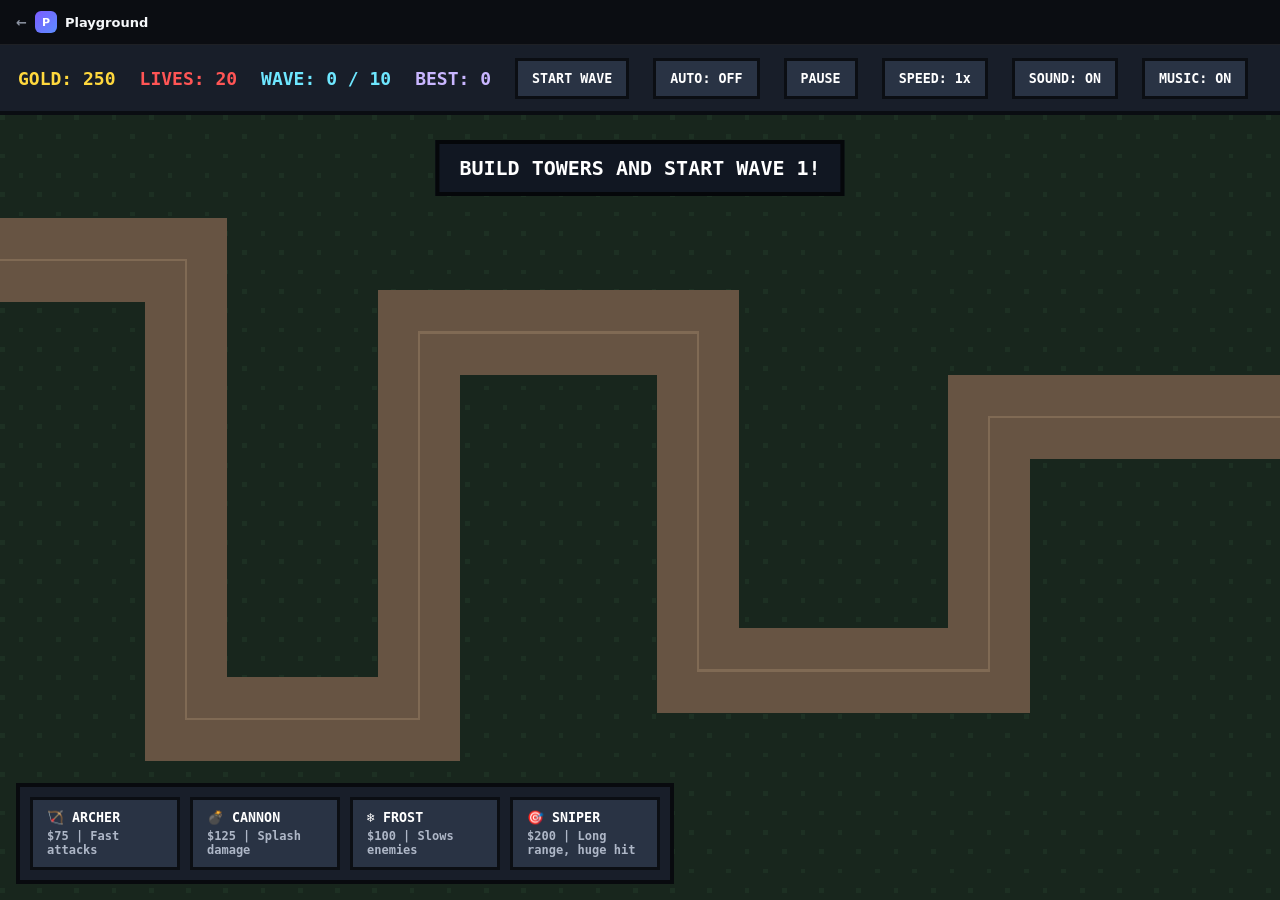
<file: games/TOWERDEFENCE YO/index.html>
<!DOCTYPE html>
<html lang="en">
<head>
  <script src="../../assets/portal-frame.js"></script>
<meta charset="UTF-8">
<meta name="viewport" content="width=device-width, initial-scale=1.0">
<title>Pixel Tower Defense</title>

<style>
* {
    box-sizing: border-box;
    image-rendering: pixelated;
}

body {
    margin: 0;
    background: #10141c;
    color: #fff;
    font-family: monospace;
    overflow: hidden;
    user-select: none;
}

#gameWrapper {
    width: 100vw;
    height: 100vh;
    display: flex;
    flex-direction: column;
}

#topbar {
    height: 70px;
    background: #181e29;
    border-bottom: 4px solid #0a0d12;
    display: flex;
    align-items: center;
    gap: 24px;
    padding: 8px 18px;
    z-index: 10;
}

.stat {
    font-size: 18px;
    font-weight: bold;
}

.gold {
    color: #ffd83d;
}

.life {
    color: #ff5555;
}

.wave {
    color: #6ee7ff;
}

button {
    font-family: monospace;
    font-weight: bold;
    background: #293344;
    color: white;
    border: 3px solid #0b0e13;
    padding: 10px 14px;
    cursor: pointer;
}

button:hover {
    background: #3b485d;
}

button:active {
    transform: translateY(2px);
}

#gameContainer {
    flex: 1;
    position: relative;
    overflow: hidden;
}

canvas {
    position: absolute;
    inset: 0;
    width: 100%;
    height: 100%;
    image-rendering: pixelated;
}

#towerMenu {
    position: absolute;
    left: 16px;
    bottom: 16px;
    background: #181e29;
    border: 4px solid #080a0e;
    padding: 10px;
    display: flex;
    gap: 10px;
}

.towerButton {
    width: 150px;
    text-align: left;
}

.towerButton span {
    display: block;
    font-size: 12px;
    margin-top: 4px;
    color: #aeb7c7;
}

#upgradePanel {
    position: absolute;
    right: 16px;
    bottom: 16px;
    width: 260px;
    background: #181e29;
    border: 4px solid #080a0e;
    padding: 14px;
    display: none;
}

#upgradePanel h3 {
    margin: 0 0 10px;
    color: #6ee7ff;
}

.upgradeRow {
    margin-top: 10px;
}

.upgradeRow button {
    width: 100%;
    margin-top: 5px;
}

#message {
    position: absolute;
    top: 25px;
    left: 50%;
    transform: translateX(-50%);
    background: #111722;
    border: 4px solid #05070a;
    padding: 12px 20px;
    font-size: 20px;
    font-weight: bold;
    pointer-events: none;
    display: none;
}

#waveToast {
    position: absolute;
    top: 95px;
    left: 50%;
    transform: translateX(-50%);
    background: #111722;
    border: 4px solid #05070a;
    padding: 12px 18px;
    min-width: 240px;
    pointer-events: none;
    display: none;
    z-index: 15;
}

#waveToast h4 {
    margin: 0 0 8px;
    color: #6ee7ff;
    font-size: 15px;
    text-align: center;
    letter-spacing: 1px;
}

.waveEnemyRow {
    display: flex;
    align-items: center;
    gap: 8px;
    font-size: 13px;
    margin-top: 5px;
    white-space: nowrap;
}

.waveEnemyRow .swatch {
    width: 12px;
    height: 12px;
    flex: none;
    border: 1px solid #05070a;
}

.waveEnemyRow .stats {
    color: #aeb7c7;
    margin-left: 16px;
    font-size: 11px;
}

#gameOver, #victory {
    position: absolute;
    inset: 0;
    background: rgba(5, 7, 10, 0.9);
    display: none;
    align-items: center;
    justify-content: center;
    flex-direction: column;
    z-index: 20;
    gap: 14px;
}

#gameOver h1 {
    color: #ff5555;
    font-size: 48px;
}

#victory h1 {
    color: #63d471;
    font-size: 48px;
}

#gameOver button, #victory button {
    font-size: 20px;
}

.hidden {
    display: none !important;
}

.towerButton.disabled, .upgradeRow button.disabled {
    opacity: 0.45;
    cursor: not-allowed;
}

.towerButton.active {
    outline: 3px solid #6ee7ff;
}

#speedBtn.fast {
    background: #2f6f4a;
}

#autoBtn.on {
    background: #2f6f4a;
}

#muteBtn.off, #musicBtn.off {
    background: #6b2f2f;
}
</style>
</head>

<body>

<div id="gameWrapper">

    <div id="topbar">
        <div class="stat gold">GOLD: <span id="gold">250</span></div>
        <div class="stat life">LIVES: <span id="lives">20</span></div>
        <div class="stat wave">WAVE: <span id="wave">0 / 10</span></div>
        <div class="stat" style="color:#c9b6ff">BEST: <span id="bestWave">0</span></div>

        <button id="startBtn" onclick="startWave()">START WAVE</button>
        <button onclick="toggleAutoStart()" id="autoBtn">AUTO: OFF</button>
        <button onclick="togglePause()" id="pauseBtn">PAUSE</button>
        <button onclick="toggleSpeed()" id="speedBtn">SPEED: 1x</button>
        <button onclick="toggleMute()" id="muteBtn">SOUND: ON</button>
        <button onclick="toggleMusic()" id="musicBtn">MUSIC: ON</button>
    </div>

    <div id="gameContainer">

        <canvas id="game"></canvas>

        <div id="message"></div>

        <div id="waveToast"></div>

        <div id="towerMenu">

            <button class="towerButton" data-type="archer" onclick="selectTower('archer')">
                🏹 ARCHER
                <span>$75 | Fast attacks</span>
            </button>

            <button class="towerButton" data-type="cannon" onclick="selectTower('cannon')">
                💣 CANNON
                <span>$125 | Splash damage</span>
            </button>

            <button class="towerButton" data-type="frost" onclick="selectTower('frost')">
                ❄ FROST
                <span>$100 | Slows enemies</span>
            </button>

            <button class="towerButton" data-type="sniper" onclick="selectTower('sniper')">
                🎯 SNIPER
                <span>$200 | Long range, huge hit</span>
            </button>

        </div>

        <div id="upgradePanel">
            <h3 id="selectedTowerName">TOWER</h3>

            <div>
                Level:
                <strong id="towerLevel">1</strong>
            </div>

            <div class="upgradeRow">
                Damage:
                <strong id="towerDamage">0</strong>

                <button id="upgradeDamageBtn" onclick="upgradeDamage()">
                    UPGRADE DAMAGE
                    <span id="damageCost"></span>
                </button>
            </div>

            <div class="upgradeRow">
                Attack Speed:
                <strong id="towerSpeed">0</strong>

                <button id="upgradeSpeedBtn" onclick="upgradeSpeed()">
                    UPGRADE ATTACK SPEED
                    <span id="speedCost"></span>
                </button>
            </div>

            <div class="upgradeRow">
                Range:
                <strong id="towerRange">0</strong>

                <button id="upgradeRangeBtn" onclick="upgradeRange()">
                    UPGRADE RANGE
                    <span id="rangeCost"></span>
                </button>
            </div>

            <div class="upgradeRow">
                Targeting:
                <strong id="towerTargetMode">Closest</strong>

                <button onclick="cycleTargetMode()">
                    CYCLE TARGETING
                </button>
            </div>

            <div class="upgradeRow">
                <button onclick="sellTower()" style="background:#6b2f2f">
                    SELL TOWER
                    <span id="sellValue"></span>
                </button>
            </div>

            <button onclick="deselectTower()" style="margin-top:12px;width:100%">
                CLOSE
            </button>
        </div>

        <div id="gameOver">
            <h1 id="gameOverTitle">GAME OVER</h1>
            <div id="gameOverStats"></div>
            <button onclick="location.reload()">PLAY AGAIN</button>
        </div>

        <div id="victory">
            <h1>VICTORY!</h1>
            <div>You defeated the Goblin King!</div>
            <button onclick="continueEndless()">CONTINUE (ENDLESS MODE)</button>
            <button onclick="location.reload()">PLAY AGAIN</button>
        </div>

    </div>
</div>

<script>

/* =========================================================
   CANVAS
========================================================= */

const canvas = document.getElementById("game");
const ctx = canvas.getContext("2d");

let W = 1100;
let H = 650;

function resize() {
    canvas.width = W;
    canvas.height = H;
}

resize();


/* =========================================================
   GAME STATE
========================================================= */

let gold = 250;
let lives = 20;
let currentWave = 0;

let paused = false;
let gameOver = false;
let isEndless = false;
let autoStart = false;

let selectedBuildTower = null;
let selectedTower = null;

let enemies = [];
let towers = [];
let projectiles = [];
let particles = [];
let damageTexts = [];

/*
 * Each running wave is its own batch so multiple waves
 * can be spawning/alive at the same time when the player
 * starts the next wave early.
 */
let activeWaves = [];

let gameSpeed = 1;
let soundEnabled = true;

let bestWave = parseInt(localStorage.getItem("td_best_wave") || "0", 10);

let mouseX = -1000;
let mouseY = -1000;


/* =========================================================
   MAZE PATH
========================================================= */

const path = [
    {x: 0, y: 120},
    {x: 160, y: 120},
    {x: 160, y: 500},
    {x: 360, y: 500},
    {x: 360, y: 180},
    {x: 600, y: 180},
    {x: 600, y: 460},
    {x: 850, y: 460},
    {x: 850, y: 250},
    {x: 1100, y: 250}
];

const PATH_WIDTH = 70;


/* =========================================================
   WAVES
========================================================= */

const waves = [

    {
        name: "Goblin Scouts",
        enemies: [
            ["goblin", 10]
        ]
    },

    {
        name: "Goblin Horde",
        enemies: [
            ["goblin", 18],
            ["fast", 4]
        ]
    },

    {
        name: "Speed Attack",
        enemies: [
            ["fast", 12],
            ["goblin", 12]
        ]
    },

    {
        name: "Armored",
        enemies: [
            ["goblin", 15],
            ["tank", 5]
        ]
    },

    {
        name: "Mixed Army",
        enemies: [
            ["goblin", 20],
            ["fast", 10],
            ["tank", 5]
        ]
    },

    {
        name: "Heavy Assault",
        enemies: [
            ["tank", 12],
            ["fast", 12]
        ]
    },

    {
        name: "Elite Horde",
        enemies: [
            ["elite", 15],
            ["fast", 15]
        ]
    },

    {
        name: "Nightmare",
        enemies: [
            ["elite", 20],
            ["tank", 15],
            ["fast", 15]
        ]
    },

    {
        name: "Final Army",
        enemies: [
            ["elite", 25],
            ["tank", 20],
            ["fast", 20]
        ]
    },

    {
        name: "THE GOBLIN KING",
        enemies: [
            ["boss", 1],
            ["elite", 20],
            ["tank", 20],
            ["fast", 25]
        ]
    }

];


/* =========================================================
   ENEMY TYPES
========================================================= */

const enemyTypes = {

    goblin: {
        hp: 100,
        speed: 55,
        reward: 10,
        size: 18,
        color: "#55d65c"
    },

    fast: {
        hp: 65,
        speed: 100,
        reward: 12,
        size: 15,
        color: "#42b7ff"
    },

    tank: {
        hp: 350,
        speed: 32,
        reward: 25,
        size: 25,
        color: "#9b6cff"
    },

    elite: {
        hp: 550,
        speed: 60,
        reward: 40,
        size: 23,
        color: "#ff9f43"
    },

    boss: {
        hp: 6000,
        speed: 25,
        reward: 500,
        size: 42,
        color: "#ff3d55"
    }

};

const ENEMY_LABELS = {
    goblin: "Goblin",
    fast: "Fast Goblin",
    tank: "Tank",
    elite: "Elite Goblin",
    boss: "Goblin King"
};


/* =========================================================
   TOWER TYPES
========================================================= */

const towerTypes = {

    archer: {
        name: "Archer",
        cost: 75,
        damage: 35,
        attackSpeed: 0.75,
        range: 150,
        projectileSpeed: 400,
        color: "#63d471"
    },

    cannon: {
        name: "Cannon",
        cost: 125,
        damage: 90,
        attackSpeed: 1.8,
        range: 180,
        projectileSpeed: 300,
        color: "#ff9f43",
        splashRadius: 55
    },

    frost: {
        name: "Frost",
        cost: 100,
        damage: 10,
        attackSpeed: 0.9,
        range: 140,
        projectileSpeed: 380,
        color: "#8ad9ff",
        slowFactor: 0.45,
        slowDuration: 1.6
    },

    sniper: {
        name: "Sniper",
        cost: 200,
        damage: 260,
        attackSpeed: 2.5,
        range: 320,
        projectileSpeed: 700,
        color: "#d64545",
        defaultTarget: "strongest"
    }

};

const TARGET_MODES = ["closest", "furthest", "strongest", "weakest"];
const TARGET_MODE_LABELS = {
    closest: "Closest",
    furthest: "Furthest",
    strongest: "Strongest",
    weakest: "Weakest"
};


/* =========================================================
   UTILITIES
========================================================= */

function distance(a,b) {
    return Math.hypot(a.x-b.x, a.y-b.y);
}


/* =========================================================
   SOUND (WebAudio, no external assets)
========================================================= */

let audioCtx = null;

function getAudioCtx() {

    if(!audioCtx) {
        audioCtx = new (window.AudioContext || window.webkitAudioContext)();
    }

    if(audioCtx.state === "suspended") {
        audioCtx.resume();
    }

    return audioCtx;

}

function beep(freq, duration, type="square", volume=0.08, startDelay=0) {

    if(!soundEnabled)
        return;

    const ctxA = getAudioCtx();

    const osc = ctxA.createOscillator();
    const gain = ctxA.createGain();

    osc.type = type;
    osc.frequency.value = freq;

    const now = ctxA.currentTime + startDelay;

    gain.gain.setValueAtTime(volume, now);
    gain.gain.exponentialRampToValueAtTime(0.0001, now+duration);

    osc.connect(gain);
    gain.connect(ctxA.destination);

    osc.start(now);
    osc.stop(now+duration);

}

const sfx = {
    shoot: () => beep(880, 0.06, "square", 0.03),
    shootHeavy: () => beep(180, 0.12, "sawtooth", 0.06),
    hit: () => beep(220, 0.05, "square", 0.05),
    explosion: () => beep(90, 0.25, "sawtooth", 0.08),
    place: () => beep(520, 0.08, "square", 0.06),
    upgrade: () => beep(660, 0.12, "triangle", 0.07),
    sell: () => beep(300, 0.12, "triangle", 0.06),
    error: () => beep(120, 0.15, "sawtooth", 0.07),
    waveStart: () => {
        beep(440, 0.12, "square", 0.07);
        beep(660, 0.12, "square", 0.07, 0.12);
    },
    waveComplete: () => {
        beep(523, 0.1, "triangle", 0.07);
        beep(659, 0.1, "triangle", 0.07, 0.1);
        beep(784, 0.15, "triangle", 0.07, 0.2);
    },
    gameOver: () => {
        beep(220, 0.3, "sawtooth", 0.08);
        beep(140, 0.4, "sawtooth", 0.08, 0.25);
    },
    victory: () => {
        beep(523, 0.15, "triangle", 0.08);
        beep(659, 0.15, "triangle", 0.08, 0.15);
        beep(784, 0.15, "triangle", 0.08, 0.3);
        beep(1046, 0.3, "triangle", 0.08, 0.45);
    }
};

function toggleMute() {

    soundEnabled = !soundEnabled;

    const btn = document.getElementById("muteBtn");

    btn.innerText = "SOUND: " + (soundEnabled ? "ON" : "OFF");
    btn.classList.toggle("off", !soundEnabled);

}


/* =========================================================
   BACKGROUND MUSIC
   (procedural chiptune loop, no external files)

   An original dark/dramatic minor-key arrangement inspired
   by gothic-rock power-ballad energy: brooding harmonic-minor
   tension chord, driving power-chord bass, and a dynamic
   build from a hushed intro into a full-drum "chorus" swell.
   Notes and drum pattern below are all original, not a
   transcription of any existing song.
========================================================= */

let musicEnabled = true;
let musicPlaying = false;
let musicNextNoteTime = 0;
let musicStepIndex = 0;
let musicTimerId = null;

const MUSIC_TEMPO = 108;
const MUSIC_STEP_DURATION = 60 / MUSIC_TEMPO / 2;

const NOTE_SEMITONES = {C:-9, D:-7, E:-5, F:-4, G:-2, A:0, B:2};

function noteFreq(name) {

    if(!name)
        return null;

    const sharp = name[1] === "#";

    const letter = name[0];
    const octave = parseInt(name.slice(sharp ? 2 : 1), 10);

    const semitone =
        NOTE_SEMITONES[letter] + (sharp ? 1 : 0) + (octave-4)*12;

    return 440 * Math.pow(2, semitone/12);

}

/*
 * E minor, i - VII - VI - V, with a raised 7th (D#) on the V
 * chord for that dramatic harmonic-minor pull back to i.
 * Structure: hushed intro (A) -> building verse (A2) ->
 * explosive chorus (B) -> settling back down (A) before loop.
 */

const musicBassA = [
    "E2","E3","E2","E3",
    "D2","D3","D2","D3",
    "C2","C3","C2","C3",
    "B2","B3","B2","B3"
];

const musicMelodyA = [
    "E4", null,"G4", null,
    "F#4",null,"A4", null,
    "G4", null,"E4", null,
    "F#4",null,"D#4",null
];

const musicBassA2 = musicBassA;

const musicMelodyA2 = [
    "E4","G4","B4","G4",
    "F#4","A4","D5","A4",
    "E4","G4","C5","G4",
    "F#4","D#5","F#5","D#5"
];

const musicBassB = musicBassA;

const musicMelodyB = [
    "E5","B4","G5","B4",
    "D5","A4","F#5","A4",
    "C5","G4","E5","G4",
    "D#5","F#5","B5","F#5"
];

const musicBass = [
    ...musicBassA,
    ...musicBassA2,
    ...musicBassB,
    ...musicBassA
];

const musicMelody = [
    ...musicMelodyA,
    ...musicMelodyA2,
    ...musicMelodyB,
    ...musicMelodyA
];

/*
 * Per-section (16-step) dynamics: quiet intro, building
 * verse, full explosive chorus, settling back down.
 */

const MUSIC_SECTION_VOLUME = [0.55, 0.8, 1.0, 0.75];
const MUSIC_SECTION_DRUMS = [0, 0.55, 1.0, 0.6];

const MUSIC_KICK_STEPS = [0,3,4,8,11,12];
const MUSIC_SNARE_STEPS = [2,6,10,14];

function playMusicNote(freq, time, duration, type, volume) {

    if(!freq)
        return;

    const ctxA = getAudioCtx();

    const osc = ctxA.createOscillator();
    const gain = ctxA.createGain();

    osc.type = type;
    osc.frequency.value = freq;

    gain.gain.setValueAtTime(0.0001, time);
    gain.gain.linearRampToValueAtTime(volume, time+0.02);
    gain.gain.exponentialRampToValueAtTime(0.0001, time+duration);

    osc.connect(gain);
    gain.connect(ctxA.destination);

    osc.start(time);
    osc.stop(time+duration+0.05);

}

function playKick(time, volume) {

    const ctxA = getAudioCtx();

    const osc = ctxA.createOscillator();
    const gain = ctxA.createGain();

    osc.type = "sine";
    osc.frequency.setValueAtTime(150, time);
    osc.frequency.exponentialRampToValueAtTime(45, time+0.15);

    gain.gain.setValueAtTime(0.001, time);
    gain.gain.linearRampToValueAtTime(0.4*volume, time+0.01);
    gain.gain.exponentialRampToValueAtTime(0.0001, time+0.18);

    osc.connect(gain);
    gain.connect(ctxA.destination);

    osc.start(time);
    osc.stop(time+0.2);

}

function playNoiseHit(time, duration, volume, filterType, filterFreq) {

    const ctxA = getAudioCtx();

    const bufferSize = Math.max(1, Math.floor(ctxA.sampleRate*duration));
    const buffer = ctxA.createBuffer(1, bufferSize, ctxA.sampleRate);
    const data = buffer.getChannelData(0);

    for(let i=0;i<bufferSize;i++) {
        data[i] = Math.random()*2-1;
    }

    const noise = ctxA.createBufferSource();
    noise.buffer = buffer;

    const filter = ctxA.createBiquadFilter();
    filter.type = filterType;
    filter.frequency.value = filterFreq;

    const gain = ctxA.createGain();
    gain.gain.setValueAtTime(volume, time);
    gain.gain.exponentialRampToValueAtTime(0.0001, time+duration);

    noise.connect(filter);
    filter.connect(gain);
    gain.connect(ctxA.destination);

    noise.start(time);

}

function playHat(time, volume) {
    playNoiseHit(time, 0.045, volume, "highpass", 7000);
}

function playSnare(time, volume) {
    playNoiseHit(time, 0.14, volume, "bandpass", 1800);
}

function scheduleMusic() {

    const ctxA = getAudioCtx();

    while(musicNextNoteTime < ctxA.currentTime + 0.15) {

        const i = musicStepIndex % musicMelody.length;
        const section = Math.floor(i/16);
        const stepInBar = i%16;

        const vol = MUSIC_SECTION_VOLUME[section];
        const drums = MUSIC_SECTION_DRUMS[section];

        playMusicNote(
            noteFreq(musicBass[i]),
            musicNextNoteTime,
            MUSIC_STEP_DURATION*0.9,
            "square",
            0.055*vol
        );

        playMusicNote(
            noteFreq(musicMelody[i]),
            musicNextNoteTime,
            MUSIC_STEP_DURATION*0.85,
            "sawtooth",
            0.032*vol
        );

        if(drums > 0) {

            playHat(musicNextNoteTime, 0.02*drums);

            if(MUSIC_KICK_STEPS.includes(stepInBar)) {
                playKick(musicNextNoteTime, drums);
            }

            if(MUSIC_SNARE_STEPS.includes(stepInBar)) {
                playSnare(musicNextNoteTime, 0.09*drums);
            }

        }

        musicNextNoteTime += MUSIC_STEP_DURATION;
        musicStepIndex++;

    }

}

function startMusic() {

    if(musicPlaying || !musicEnabled)
        return;

    const ctxA = getAudioCtx();

    musicNextNoteTime = ctxA.currentTime + 0.1;
    musicStepIndex = 0;
    musicPlaying = true;

    musicTimerId = setInterval(scheduleMusic, 100);

}

function stopMusic() {

    musicPlaying = false;

    clearInterval(musicTimerId);

}

function toggleMusic() {

    musicEnabled = !musicEnabled;

    const btn = document.getElementById("musicBtn");

    btn.innerText = "MUSIC: " + (musicEnabled ? "ON" : "OFF");
    btn.classList.toggle("off", !musicEnabled);

    if(musicEnabled) {
        startMusic();
    } else {
        stopMusic();
    }

}

/*
 * Browsers require a user gesture before audio can play,
 * so kick the music off on the player's first interaction.
 */

window.addEventListener("pointerdown", function startMusicOnce() {

    if(musicEnabled) {
        startMusic();
    }

    window.removeEventListener("pointerdown", startMusicOnce);

});

function showMessage(text) {

    const el = document.getElementById("message");

    el.innerText = text;
    el.style.display = "block";

    setTimeout(() => {
        el.style.display = "none";
    }, 1800);
}

let waveToastTimer = null;

function showWaveToast(waveNumber, waveName, enemyGroups, hpMultiplier) {

    const box = document.getElementById("waveToast");

    let html = `<h4>${
        waveName ? waveName.toUpperCase() : "WAVE " + waveNumber
    }</h4>`;

    for(const [type, count] of enemyGroups) {

        const data = enemyTypes[type];
        const hp = Math.round(data.hp * hpMultiplier);
        const label = ENEMY_LABELS[type] || type;

        html += `
            <div class="waveEnemyRow">
                <span class="swatch" style="background:${data.color}"></span>
                <span>${label} &times;${count}</span>
                <span class="stats">HP ${hp} &middot; SPD ${data.speed}</span>
            </div>
        `;

    }

    box.innerHTML = html;
    box.style.display = "block";

    clearTimeout(waveToastTimer);

    waveToastTimer = setTimeout(() => {
        box.style.display = "none";
    }, 5000);

}

function updateUI() {

    document.getElementById("gold").innerText = gold;
    document.getElementById("lives").innerText = lives;

    document.getElementById("wave").innerText =
        isEndless
        ? `${currentWave} / ∞`
        : `${currentWave} / ${waves.length}`;

    document.getElementById("bestWave").innerText = bestWave;

    for(const btn of document.querySelectorAll(".towerButton")) {

        const type = btn.dataset.type;

        btn.classList.toggle(
            "disabled",
            gold < towerTypes[type].cost
        );

        btn.classList.toggle(
            "active",
            selectedBuildTower === type
        );

    }

    if(selectedTower) {
        updateUpgradeUI();
    }

}

function recordBestWave() {

    if(currentWave > bestWave) {

        bestWave = currentWave;

        localStorage.setItem("td_best_wave", String(bestWave));

        document.getElementById("bestWave").innerText = bestWave;

    }

}


/* =========================================================
   PATH COLLISION
========================================================= */

function distanceToSegment(p,a,b) {

    const dx = b.x-a.x;
    const dy = b.y-a.y;

    if(dx === 0 && dy === 0)
        return distance(p,a);

    const t = Math.max(
        0,
        Math.min(
            1,
            ((p.x-a.x)*dx+(p.y-a.y)*dy)/(dx*dx+dy*dy)
        )
    );

    const x = a.x+t*dx;
    const y = a.y+t*dy;

    return Math.hypot(p.x-x,p.y-y);
}

function isOnPath(x,y,r=20) {

    for(let i=0;i<path.length-1;i++) {

        if(
            distanceToSegment(
                {x,y},
                path[i],
                path[i+1]
            ) < PATH_WIDTH/2+r
        ) {
            return true;
        }

    }

    return false;
}


/* =========================================================
   ENEMY
========================================================= */

class Enemy {

    constructor(type, hpMultiplier=1, waveBatch=null) {

        const data = enemyTypes[type];

        this.type = type;

        this.x = path[0].x;
        this.y = path[0].y;

        this.pathIndex = 0;

        this.maxHp = data.hp * hpMultiplier;
        this.hp = this.maxHp;

        this.speed = data.speed;
        this.reward = data.reward;

        this.size = data.size;
        this.color = data.color;

        this.dead = false;

        this.distanceTraveled = 0;

        this.slowTimer = 0;
        this.slowFactor = 1;

        this.waveBatch = waveBatch;

    }

    applySlow(factor, duration) {

        /*
         * Refresh, don't stack multiplicatively
         */

        if(this.slowTimer <= 0 || factor < this.slowFactor) {
            this.slowFactor = factor;
        }

        this.slowTimer = Math.max(this.slowTimer, duration);

    }

    update(dt) {

        if(this.dead) return;

        if(this.slowTimer > 0) {
            this.slowTimer -= dt;
        }

        const effectiveSpeed =
            this.speed * (this.slowTimer > 0 ? this.slowFactor : 1);

        const target = path[this.pathIndex+1];

        if(!target) {

            this.reachEnd();
            return;

        }

        const dx = target.x-this.x;
        const dy = target.y-this.y;

        const dist = Math.hypot(dx,dy);

        if(dist < 2) {

            this.pathIndex++;

        } else {

            const move = Math.min(dist, effectiveSpeed*dt);

            this.x += dx/dist*move;
            this.y += dy/dist*move;

            this.distanceTraveled += move;

        }

    }

    damage(amount) {

        this.hp -= amount;

        spawnDamageText(this.x, this.y-this.size/2, Math.round(amount));

        if(this.hp <= 0) {

            this.dead = true;

            if(this.waveBatch) {
                this.waveBatch.remaining--;
            }

            gold += this.reward;

            createExplosion(
                this.x,
                this.y,
                this.color
            );

            updateUI();

        }

    }

    reachEnd() {

        this.dead = true;

        if(this.waveBatch) {
            this.waveBatch.remaining--;
        }

        lives--;

        updateUI();

        if(lives <= 0) {

            endGame();

        }

    }

    draw() {

        ctx.fillStyle = this.color;

        const s = this.size;

        ctx.fillRect(
            this.x-s/2,
            this.y-s/2,
            s,
            s
        );

        /*
         * Frost tint overlay while slowed
         */

        if(this.slowTimer > 0) {

            ctx.fillStyle = "rgba(138, 217, 255, 0.45)";

            ctx.fillRect(
                this.x-s/2,
                this.y-s/2,
                s,
                s
            );

        }

        /*
         * Pixel eyes
         */

        ctx.fillStyle = "#111";

        ctx.fillRect(
            this.x-s/4,
            this.y-s/5,
            4,
            4
        );

        ctx.fillRect(
            this.x+s/10,
            this.y-s/5,
            4,
            4
        );

        /*
         * HP bar
         */

        const barWidth = s*1.5;

        ctx.fillStyle = "#111";

        ctx.fillRect(
            this.x-barWidth/2,
            this.y-s/2-10,
            barWidth,
            5
        );

        ctx.fillStyle = "#55e65c";

        ctx.fillRect(
            this.x-barWidth/2,
            this.y-s/2-10,
            barWidth*(this.hp/this.maxHp),
            5
        );

    }

}


/* =========================================================
   TOWER
========================================================= */

class Tower {

    constructor(type,x,y) {

        const data = towerTypes[type];

        this.type = type;
        this.x = x;
        this.y = y;

        this.level = 1;

        this.damage = data.damage;
        this.attackSpeed = data.attackSpeed;

        this.range = data.range;
        this.projectileSpeed = data.projectileSpeed;

        this.splashRadius = data.splashRadius || 0;
        this.slowFactor = data.slowFactor || null;
        this.slowDuration = data.slowDuration || 0;

        this.cooldown = 0;

        this.color = data.color;

        this.totalInvested = data.cost;

        this.targetMode = data.defaultTarget || "closest";

        this.angle = 0;

    }

    findTarget() {

        let target = null;
        let bestScore = -Infinity;

        for(const enemy of enemies) {

            if(enemy.dead)
                continue;

            const d = distance(this,enemy);

            if(d > this.range)
                continue;

            let score;

            switch(this.targetMode) {

                case "furthest":
                    score = enemy.distanceTraveled;
                    break;

                case "strongest":
                    score = enemy.hp;
                    break;

                case "weakest":
                    score = -enemy.hp;
                    break;

                default: // closest
                    score = -d;

            }

            if(score > bestScore) {

                bestScore = score;
                target = enemy;

            }

        }

        return target;

    }

    update(dt) {

        if(this.cooldown > 0) {

            this.cooldown -= dt;

        }

        const target = this.findTarget();

        if(target) {

            this.angle = Math.atan2(
                target.y-this.y,
                target.x-this.x
            );

        }

        if(this.cooldown > 0)
            return;

        if(target) {

            projectiles.push(
                new Projectile(
                    this,
                    target
                )
            );

            if(this.type === "cannon") {
                sfx.shootHeavy();
            } else {
                sfx.shoot();
            }

            this.cooldown = this.attackSpeed;

        }

    }

    draw() {

        /*
         * Range when selected
         */

        if(this === selectedTower) {

            ctx.beginPath();

            ctx.arc(
                this.x,
                this.y,
                this.range,
                0,
                Math.PI*2
            );

            ctx.strokeStyle = "#6ee7ff";
            ctx.lineWidth = 2;
            ctx.stroke();

        }

        /*
         * Base
         */

        ctx.fillStyle = "#252c38";

        ctx.fillRect(
            this.x-20,
            this.y-20,
            40,
            40
        );

        /*
         * Tower
         */

        ctx.fillStyle = this.color;

        ctx.fillRect(
            this.x-13,
            this.y-25,
            26,
            30
        );

        /*
         * Barrel (rotates toward current target)
         */

        ctx.save();

        ctx.translate(this.x, this.y-10);
        ctx.rotate(this.angle+Math.PI/2);

        ctx.fillStyle = "#dce3ea";

        ctx.fillRect(
            -4,
            -25,
            8,
            25
        );

        ctx.restore();

        /*
         * Level
         */

        ctx.fillStyle = "#fff";
        ctx.font = "12px monospace";
        ctx.textAlign = "center";

        ctx.fillText(
            "LV"+this.level,
            this.x,
            this.y+45
        );

    }

}


/* =========================================================
   PROJECTILE
========================================================= */

class Projectile {

    constructor(tower,target) {

        this.x = tower.x;
        this.y = tower.y;

        this.target = target;

        this.damage = tower.damage;

        this.speed = tower.projectileSpeed;

        this.splashRadius = tower.splashRadius;
        this.slowFactor = tower.slowFactor;
        this.slowDuration = tower.slowDuration;

        this.dead = false;

        this.color =
            tower.type === "cannon" ? "#ffb347" :
            tower.type === "frost" ? "#bdeeff" :
            tower.type === "sniper" ? "#ff6b6b" :
            "#e8ff72";

    }

    update(dt) {

        if(!this.target || this.target.dead) {

            this.dead = true;
            return;

        }

        const dx = this.target.x-this.x;
        const dy = this.target.y-this.y;

        const dist = Math.hypot(dx,dy);

        if(dist < 10) {

            const hitX = this.target.x;
            const hitY = this.target.y;

            if(this.splashRadius > 0) {

                for(const enemy of enemies) {

                    if(enemy.dead)
                        continue;

                    if(distance({x:hitX,y:hitY}, enemy) <= this.splashRadius) {
                        enemy.damage(this.damage);
                    }

                }

                createExplosion(hitX, hitY, this.color);
                sfx.explosion();

            } else {

                this.target.damage(this.damage);

                if(this.slowFactor) {
                    this.target.applySlow(this.slowFactor, this.slowDuration);
                }

                createHit(hitX, hitY);
                sfx.hit();

            }

            this.dead = true;

            return;

        }

        this.x += dx/dist*this.speed*dt;
        this.y += dy/dist*this.speed*dt;

    }

    draw() {

        ctx.fillStyle = this.color;

        ctx.fillRect(
            this.x-4,
            this.y-4,
            8,
            8
        );

    }

}


/* =========================================================
   PARTICLES
========================================================= */

function createHit(x,y) {

    for(let i=0;i<5;i++) {

        particles.push({

            x,
            y,

            vx:(Math.random()-0.5)*100,
            vy:(Math.random()-0.5)*100,

            life:0.25

        });

    }

}

function createExplosion(x,y,color) {

    for(let i=0;i<15;i++) {

        particles.push({

            x,
            y,

            vx:(Math.random()-0.5)*180,
            vy:(Math.random()-0.5)*180,

            life:0.5,

            color

        });

    }

}

function updateParticles(dt) {

    for(const p of particles) {

        p.x += p.vx*dt;
        p.y += p.vy*dt;

        p.life -= dt;

    }

    particles =
        particles.filter(p => p.life > 0);

}

function drawParticles() {

    for(const p of particles) {

        ctx.fillStyle = p.color || "#fff";

        ctx.fillRect(
            p.x-3,
            p.y-3,
            6,
            6
        );

    }

}


/* =========================================================
   FLOATING DAMAGE NUMBERS
========================================================= */

function spawnDamageText(x,y,amount) {

    damageTexts.push({
        x,
        y,
        text: String(amount),
        life: 0.6,
        vy: -35
    });

}

function updateDamageTexts(dt) {

    for(const t of damageTexts) {

        t.y += t.vy*dt;
        t.life -= dt;

    }

    damageTexts = damageTexts.filter(t => t.life > 0);

}

function drawDamageTexts() {

    ctx.font = "12px monospace";
    ctx.textAlign = "center";

    for(const t of damageTexts) {

        ctx.fillStyle = `rgba(255,255,255,${Math.min(1,t.life*2)})`;
        ctx.fillText(t.text, t.x, t.y);

    }

}


/* =========================================================
   WAVE SYSTEM
========================================================= */

function generateEndlessWave(n) {

    /*
     * n is 1-indexed wave number beyond the base 10 waves
     */

    const types = ["goblin","fast","tank","elite"];
    const enemiesList = [];

    for(const type of types) {

        const count = 6 + Math.floor(n*1.8) + (type === "goblin" ? 6 : 0);
        enemiesList.push([type, count]);

    }

    if(n % 5 === 0) {
        enemiesList.push(["boss", 1 + Math.floor(n/10)]);
    }

    return {
        name: "Endless Wave " + n,
        enemies: enemiesList
    };

}

function startWave() {

    if(gameOver)
        return;

    if(!isEndless && currentWave >= waves.length) {

        showMessage("ALL WAVES COMPLETE!");

        return;

    }

    currentWave++;

    const wave =
        currentWave <= waves.length
        ? waves[currentWave-1]
        : generateEndlessWave(currentWave-waves.length);

    const queue = [];

    for(const group of wave.enemies) {

        const type = group[0];
        const count = group[1];

        for(let i=0;i<count;i++) {

            queue.push(type);

        }

    }

    const hpMultiplier = 1 + (currentWave-1)*0.12;

    activeWaves.push({
        number: currentWave,
        name: wave.name,
        queue,
        spawnTimer: 0,
        hpMultiplier,
        remaining: queue.length
    });

    sfx.waveStart();

    if(currentWave === 10 && !isEndless) {
        showMessage("⚠ THE BOSS HAS ARRIVED!");
    }

    showWaveToast(currentWave, wave.name, wave.enemies, hpMultiplier);

    updateUI();
    updateStartButton();

}


function updateWaves(dt) {

    for(const batch of activeWaves) {

        if(batch.queue.length > 0) {

            batch.spawnTimer -= dt;

            if(batch.spawnTimer <= 0) {

                const type = batch.queue.shift();

                enemies.push(
                    new Enemy(
                        type,
                        batch.hpMultiplier,
                        batch
                    )
                );

                batch.spawnTimer = 0.7;

            }

        }

    }

    const finished =
        activeWaves.filter(
            b => b.queue.length === 0 && b.remaining <= 0
        );

    if(finished.length > 0) {

        activeWaves =
            activeWaves.filter(
                b => !(b.queue.length === 0 && b.remaining <= 0)
            );

        for(const batch of finished) {

            recordBestWave();

            if(batch.number < waves.length || isEndless) {

                gold += 50 + batch.number*10;

                updateUI();

                sfx.waveComplete();

                showMessage(
                    "WAVE COMPLETE! +BONUS GOLD"
                );

            } else {

                sfx.victory();

                showMessage(
                    "YOU DEFEATED THE BOSS!"
                );

                document.getElementById("victory")
                    .style.display = "flex";

            }

        }

        updateStartButton();

        maybeAutoStart();

    }

}


function maybeAutoStart() {

    if(!autoStart)
        return;

    if(gameOver || activeWaves.length > 0)
        return;

    if(!isEndless && currentWave >= waves.length)
        return;

    setTimeout(() => {

        if(autoStart && !gameOver && activeWaves.length === 0) {
            startWave();
        }

    }, 1500);

}


function updateStartButton() {

    document.getElementById("startBtn").innerText =
        activeWaves.length > 0
        ? "START NEXT WAVE"
        : "START WAVE";

}


function toggleAutoStart() {

    autoStart = !autoStart;

    const btn = document.getElementById("autoBtn");

    btn.innerText = "AUTO: " + (autoStart ? "ON" : "OFF");
    btn.classList.toggle("on", autoStart);

    if(autoStart) {
        maybeAutoStart();
    }

}


function continueEndless() {

    isEndless = true;

    document.getElementById("victory")
        .style.display = "none";

    updateUI();

    showMessage("ENDLESS MODE ENABLED");

    maybeAutoStart();

}


/* =========================================================
   TOWER PLACEMENT
========================================================= */

function selectTower(type) {

    if(gold < towerTypes[type].cost) {

        sfx.error();
        showMessage("NOT ENOUGH GOLD");

        return;

    }

    selectedBuildTower =
        selectedBuildTower === type ? null : type;

    selectedTower = null;

    document.getElementById("upgradePanel")
        .style.display = "none";

    if(selectedBuildTower) {

        showMessage(
            "CLICK GRASS TO PLACE " +
            towerTypes[type].name
        );

    }

    updateUI();

}


function placeTower(x,y) {

    if(!selectedBuildTower)
        return;

    const type =
        towerTypes[selectedBuildTower];

    if(gold < type.cost) {

        sfx.error();
        showMessage("NOT ENOUGH GOLD");

        return;

    }

    /*
     * Cannot place on road
     */

    if(isOnPath(x,y,25)) {

        sfx.error();
        showMessage("CAN'T BUILD ON THE ROAD");

        return;

    }

    /*
     * Prevent overlap
     */

    for(const tower of towers) {

        if(distance({x,y},tower) < 50) {

            sfx.error();
            showMessage("TOO CLOSE TO ANOTHER TOWER");

            return;

        }

    }

    gold -= type.cost;

    towers.push(
        new Tower(
            selectedBuildTower,
            x,
            y
        )
    );

    sfx.place();

    selectedBuildTower = null;

    updateUI();

}

function canPlaceAt(x,y) {

    if(isOnPath(x,y,25))
        return false;

    for(const tower of towers) {

        if(distance({x,y},tower) < 50)
            return false;

    }

    return true;

}


/* =========================================================
   TOWER UPGRADES
========================================================= */

function selectExistingTower(tower) {

    selectedTower = tower;

    selectedBuildTower = null;

    const panel =
        document.getElementById("upgradePanel");

    panel.style.display = "block";

    updateUpgradeUI();

}


function updateUpgradeUI() {

    if(!selectedTower)
        return;

    document.getElementById("selectedTowerName")
        .innerText =
        towerTypes[selectedTower.type].name;

    document.getElementById("towerLevel")
        .innerText =
        selectedTower.level;

    document.getElementById("towerDamage")
        .innerText =
        Math.round(selectedTower.damage);

    document.getElementById("towerSpeed")
        .innerText =
        selectedTower.attackSpeed.toFixed(2)+"s";

    document.getElementById("towerRange")
        .innerText =
        Math.round(selectedTower.range);

    document.getElementById("towerTargetMode")
        .innerText =
        TARGET_MODE_LABELS[selectedTower.targetMode];

    const damageCost =
        40 + selectedTower.level*30;

    const speedCost =
        50 + selectedTower.level*35;

    const rangeCost =
        45 + selectedTower.level*28;

    document.getElementById("damageCost")
        .innerText =
        " $" + damageCost;

    document.getElementById("speedCost")
        .innerText =
        " $" + speedCost;

    document.getElementById("rangeCost")
        .innerText =
        " $" + rangeCost;

    document.getElementById("sellValue")
        .innerText =
        " $" + Math.floor(selectedTower.totalInvested*0.6);

    document.getElementById("upgradeDamageBtn")
        .classList.toggle("disabled", gold < damageCost);

    document.getElementById("upgradeSpeedBtn")
        .classList.toggle("disabled", gold < speedCost);

    document.getElementById("upgradeRangeBtn")
        .classList.toggle("disabled", gold < rangeCost);

}


function upgradeDamage() {

    if(!selectedTower)
        return;

    const cost =
        40 + selectedTower.level*30;

    if(gold < cost) {

        sfx.error();
        showMessage("NOT ENOUGH GOLD");

        return;

    }

    gold -= cost;

    selectedTower.damage *= 1.25;
    selectedTower.totalInvested += cost;

    selectedTower.level++;

    sfx.upgrade();

    updateUI();
    updateUpgradeUI();

}


function upgradeSpeed() {

    if(!selectedTower)
        return;

    const cost =
        50 + selectedTower.level*35;

    if(gold < cost) {

        sfx.error();
        showMessage("NOT ENOUGH GOLD");

        return;

    }

    gold -= cost;

    /*
     * Lower cooldown = faster
     */

    selectedTower.attackSpeed *= 0.88;
    selectedTower.totalInvested += cost;

    selectedTower.level++;

    sfx.upgrade();

    updateUI();
    updateUpgradeUI();

}


function upgradeRange() {

    if(!selectedTower)
        return;

    const cost =
        45 + selectedTower.level*28;

    if(gold < cost) {

        sfx.error();
        showMessage("NOT ENOUGH GOLD");

        return;

    }

    gold -= cost;

    selectedTower.range += 20;
    selectedTower.totalInvested += cost;

    selectedTower.level++;

    sfx.upgrade();

    updateUI();
    updateUpgradeUI();

}


function cycleTargetMode() {

    if(!selectedTower)
        return;

    const idx = TARGET_MODES.indexOf(selectedTower.targetMode);

    selectedTower.targetMode =
        TARGET_MODES[(idx+1) % TARGET_MODES.length];

    updateUpgradeUI();

}


function sellTower() {

    if(!selectedTower)
        return;

    const refund = Math.floor(selectedTower.totalInvested*0.6);

    gold += refund;

    towers = towers.filter(t => t !== selectedTower);

    sfx.sell();

    deselectTower();
    updateUI();

}


function deselectTower() {

    selectedTower = null;

    document.getElementById("upgradePanel")
        .style.display = "none";

}


/* =========================================================
   MOUSE INPUT
========================================================= */

canvas.addEventListener("mousemove", e => {

    const rect =
        canvas.getBoundingClientRect();

    const scaleX =
        canvas.width / rect.width;

    const scaleY =
        canvas.height / rect.height;

    mouseX = (e.clientX-rect.left)*scaleX;
    mouseY = (e.clientY-rect.top)*scaleY;

});

canvas.addEventListener("mouseleave", () => {

    mouseX = -1000;
    mouseY = -1000;

});

canvas.addEventListener("contextmenu", e => {

    e.preventDefault();

    if(selectedBuildTower) {

        selectedBuildTower = null;
        updateUI();

    } else if(selectedTower) {

        deselectTower();

    }

});

window.addEventListener("keydown", e => {

    if(gameOver)
        return;

    if(e.key === "Escape") {

        selectedBuildTower = null;
        deselectTower();
        updateUI();

    } else if(e.key.toLowerCase() === "p") {

        togglePause();

    } else if(e.key === "1") {

        selectTower("archer");

    } else if(e.key === "2") {

        selectTower("cannon");

    } else if(e.key === "3") {

        selectTower("frost");

    } else if(e.key === "4") {

        selectTower("sniper");

    }

});

canvas.addEventListener("click", e => {

    if(gameOver)
        return;

    const rect =
        canvas.getBoundingClientRect();

    const scaleX =
        canvas.width / rect.width;

    const scaleY =
        canvas.height / rect.height;

    const x =
        (e.clientX-rect.left)*scaleX;

    const y =
        (e.clientY-rect.top)*scaleY;

    /*
     * Building
     */

    if(selectedBuildTower) {

        placeTower(x,y);

        return;

    }

    /*
     * Selecting tower
     */

    for(const tower of towers) {

        if(
            distance(
                {x,y},
                tower
            ) < 30
        ) {

            selectExistingTower(tower);

            return;

        }

    }

});


/* =========================================================
   DRAW MAP
========================================================= */

function drawMap() {

    /*
     * Background
     */

    ctx.fillStyle = "#18261d";

    ctx.fillRect(
        0,
        0,
        W,
        H
    );

    /*
     * Pixel grass
     */

    ctx.fillStyle = "#1d3023";

    for(let x=0;x<W;x+=16) {

        for(let y=0;y<H;y+=16) {

            if((x+y)%32===0) {

                ctx.fillRect(
                    x,
                    y,
                    4,
                    4
                );

            }

        }

    }

    /*
     * Road
     */

    ctx.lineWidth = PATH_WIDTH;

    ctx.lineCap = "square";

    ctx.strokeStyle = "#675443";

    ctx.beginPath();

    ctx.moveTo(
        path[0].x,
        path[0].y
    );

    for(let i=1;i<path.length;i++) {

        ctx.lineTo(
            path[i].x,
            path[i].y
        );

    }

    ctx.stroke();

    /*
     * Road pixel details
     */

    ctx.lineWidth = 2;

    ctx.strokeStyle = "#806a54";

    ctx.beginPath();

    ctx.moveTo(
        path[0].x,
        path[0].y
    );

    for(let i=1;i<path.length;i++) {

        ctx.lineTo(
            path[i].x,
            path[i].y
        );

    }

    ctx.stroke();

}


/* =========================================================
   DRAW
========================================================= */

function drawGhostTower() {

    if(!selectedBuildTower)
        return;

    if(mouseX < 0 || mouseY < 0)
        return;

    const data = towerTypes[selectedBuildTower];
    const valid = canPlaceAt(mouseX, mouseY);

    ctx.globalAlpha = 0.5;

    ctx.fillStyle = valid ? data.color : "#ff5555";

    ctx.fillRect(
        mouseX-13,
        mouseY-25,
        26,
        30
    );

    ctx.globalAlpha = 1;

    ctx.beginPath();

    ctx.arc(
        mouseX,
        mouseY,
        data.range,
        0,
        Math.PI*2
    );

    ctx.strokeStyle = valid ? "rgba(110,231,255,0.7)" : "rgba(255,85,85,0.7)";
    ctx.lineWidth = 2;
    ctx.stroke();

}

function draw() {

    drawMap();

    /*
     * Towers
     */

    for(const tower of towers)
        tower.draw();

    /*
     * Enemies
     */

    for(const enemy of enemies)
        enemy.draw();

    /*
     * Projectiles
     */

    for(const projectile of projectiles)
        projectile.draw();

    /*
     * Particles
     */

    drawParticles();
    drawDamageTexts();

    /*
     * Build preview
     */

    drawGhostTower();

}


/* =========================================================
   UPDATE
========================================================= */

function update(dt) {

    if(paused || gameOver)
        return;

    updateWaves(dt);

    for(const enemy of enemies)
        enemy.update(dt);

    for(const tower of towers)
        tower.update(dt);

    for(const projectile of projectiles)
        projectile.update(dt);

    updateParticles(dt);
    updateDamageTexts(dt);

    enemies =
        enemies.filter(e => !e.dead);

    projectiles =
        projectiles.filter(p => !p.dead);

}


/* =========================================================
   GAME LOOP
========================================================= */

let lastTime = performance.now();

function gameLoop(now) {

    const dt =
        Math.min(
            0.05,
            (now-lastTime)/1000
        ) * gameSpeed;

    lastTime = now;

    update(dt);

    draw();

    requestAnimationFrame(gameLoop);

}

requestAnimationFrame(gameLoop);


/* =========================================================
   PAUSE / SPEED
========================================================= */

function togglePause() {

    paused = !paused;

    document.getElementById("pauseBtn").innerText =
        paused ? "RESUME" : "PAUSE";

    showMessage(
        paused
        ? "PAUSED"
        : "RESUMED"
    );

}

function toggleSpeed() {

    gameSpeed = gameSpeed === 1 ? 2 : 1;

    const btn = document.getElementById("speedBtn");

    btn.innerText = "SPEED: " + gameSpeed + "x";
    btn.classList.toggle("fast", gameSpeed === 2);

}


/* =========================================================
   GAME OVER
========================================================= */

function endGame() {

    gameOver = true;

    recordBestWave();

    sfx.gameOver();

    document.getElementById("gameOver")
        .style.display = "flex";

    document.getElementById("gameOverTitle")
        .innerText = "GAME OVER";

    document.getElementById("gameOverStats")
        .innerText =
        `Reached wave ${currentWave} — Best: ${bestWave}`;

}


/* =========================================================
   INITIALIZE
========================================================= */

updateUI();

showMessage(
    "BUILD TOWERS AND START WAVE 1!"
);

</script>

</body>
</html>
</file>
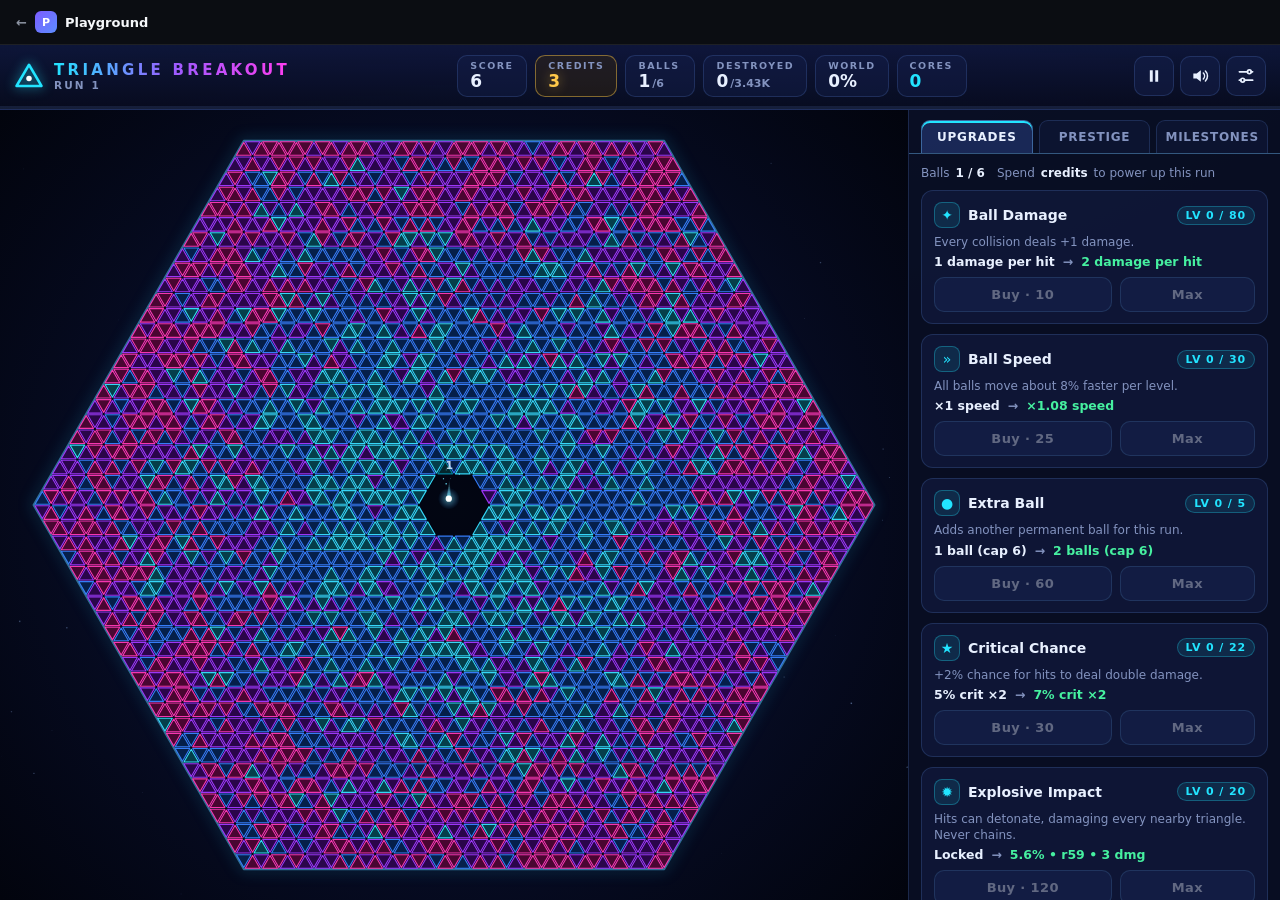
<file: games/Triangle Breakout/index.html>
<!DOCTYPE html>
<html lang="en">
<head>
  <script src="../../assets/portal-frame.js"></script>
<meta charset="utf-8">
<meta name="viewport" content="width=device-width, initial-scale=1, maximum-scale=1, user-scalable=no, viewport-fit=cover">
<meta name="theme-color" content="#050816">
<meta name="description" content="Triangle Breakout - a neon physics idle game. Smash through a triangle world and escape.">
<title>Triangle Breakout</title>
<link rel="stylesheet" href="style.css">
</head>
<body>
<div id="app">

  <header id="hud">
    <div class="hud-row">
      <div class="brand">
        <svg class="logo" viewBox="0 0 24 24" aria-hidden="true"><path d="M12 3 22 20H2Z" fill="none" stroke="currentColor" stroke-width="2" stroke-linejoin="round"/><circle cx="12" cy="14" r="2.2" fill="#fff"/></svg>
        <div class="brand-text">
          <h1>TRIANGLE BREAKOUT</h1>
          <div class="sub" id="vRun">RUN 1</div>
        </div>
      </div>

      <div class="stats">
        <div class="stat"><span class="lbl">Score</span><span class="val" id="vScore">0</span></div>
        <div class="stat gold" id="stCredits"><span class="lbl">Credits</span><span class="val" id="vCredits">0</span></div>
        <div class="stat"><span class="lbl">Balls</span><span class="val"><span id="vBalls">1</span><small id="vBallsMax">/6</small></span></div>
        <div class="stat"><span class="lbl">Destroyed</span><span class="val"><span id="vDestroyed">0</span><small id="vTotal">/0</small></span></div>
        <div class="stat"><span class="lbl">World</span><span class="val" id="vPct">0%</span></div>
        <div class="stat core"><span class="lbl">Cores</span><span class="val" id="vCores">0</span></div>
      </div>

      <div class="hud-actions">
        <button class="icon-btn" id="btnPause" title="Pause (Space)" aria-label="Pause">
          <svg viewBox="0 0 24 24"><path id="icoPause" d="M7 5h3.5v14H7zM13.5 5H17v14h-3.5z" fill="currentColor"/></svg>
        </button>
        <button class="icon-btn" id="btnSound" title="Sound" aria-label="Toggle sound">
          <svg viewBox="0 0 24 24"><path d="M4 9v6h4l5 4V5L8 9z" fill="currentColor"/><path id="icoWave" d="M16 8.5a5 5 0 0 1 0 7M18.5 6a8.5 8.5 0 0 1 0 12" fill="none" stroke="currentColor" stroke-width="1.8" stroke-linecap="round"/></svg>
        </button>
        <button class="icon-btn" id="btnSettings" title="Settings" aria-label="Settings">
          <svg viewBox="0 0 24 24"><path d="M4 7h10M18 7h2M4 17h2M10 17h10" stroke="currentColor" stroke-width="2" stroke-linecap="round" fill="none"/><circle cx="16" cy="7" r="2.3" fill="none" stroke="currentColor" stroke-width="2"/><circle cx="8" cy="17" r="2.3" fill="none" stroke="currentColor" stroke-width="2"/></svg>
        </button>
      </div>
    </div>
    <div class="worldbar" title="World destruction"><i id="worldFill"></i></div>
  </header>

  <div id="stage">
    <div id="arena">
      <canvas id="game"></canvas>
      <div id="toasts"></div>

      <button id="escapeBanner" class="banner hidden">
        <span>World escaped!</span><b id="bannerReward"></b><em>Prestige now</em>
      </button>

      <div id="pauseOverlay" class="overlay hidden">
        <div class="dialog small">
          <h2>PAUSED</h2>
          <p class="muted">The simulation is frozen. You can still buy upgrades.</p>
          <button class="btn primary big" id="btnResume">Resume</button>
        </div>
      </div>

      <div id="victory" class="overlay hidden">
        <div class="dialog victory">
          <div class="v-kicker">BREAKOUT COMPLETE</div>
          <h2>YOU ESCAPED THE WORLD</h2>
          <div class="v-reward"><span id="vicReward">+3</span><small>Escape Cores</small></div>
          <div class="v-stats" id="vicStats"></div>
          <div class="v-actions">
            <button class="btn gold big" id="btnPrestige">Prestige &amp; start next run</button>
            <button class="btn ghost" id="btnKeep">Keep viewing</button>
          </div>
        </div>
      </div>
    </div>

    <aside id="panel">
      <button id="panelHandle" class="handle" aria-expanded="false">
        <span class="h-title">UPGRADES</span>
        <span class="h-credits" id="hCredits">0</span>
        <svg viewBox="0 0 24 24" class="chev"><path d="m6 15 6-6 6 6" fill="none" stroke="currentColor" stroke-width="2.4" stroke-linecap="round" stroke-linejoin="round"/></svg>
      </button>
      <nav class="tabs" id="tabs">
        <button data-tab="upgrades" class="active">Upgrades</button>
        <button data-tab="prestige">Prestige</button>
        <button data-tab="milestones">Milestones</button>
      </nav>
      <div class="panel-body">
        <section id="tabUpgrades" class="tab active">
          <div class="cap-line">Balls <b id="capBalls">1 / 6</b><span class="sep"></span>Spend <b class="goldtxt">credits</b> to power up this run</div>
          <div id="runList" class="cards"></div>
        </section>
        <section id="tabPrestige" class="tab">
          <div class="core-box">
            <div class="core-num"><span id="pCores">0</span><small>Escape Cores</small></div>
            <div class="core-sub" id="pInfo">Escape the world to unlock prestige.</div>
            <button class="btn gold big hidden" id="btnPrestigeTab">Prestige</button>
          </div>
          <div id="prestigeList" class="cards"></div>
          <div class="lifetime" id="lifeStats"></div>
        </section>
        <section id="tabMilestones" class="tab">
          <div id="msList" class="ms-list"></div>
        </section>
      </div>
    </aside>
  </div>

  <div id="modalSettings" class="overlay hidden">
    <div class="dialog">
      <h2>Settings</h2>
      <div class="set-row"><label for="setSound">Sound</label><input type="checkbox" id="setSound" class="switch"></div>
      <div class="set-row"><label for="setVolume">Volume</label><input type="range" id="setVolume" min="0" max="100" step="5"></div>
      <div class="set-row"><label for="setParticles">Particle quality</label>
        <select id="setParticles"><option value="0">Off</option><option value="1">Low</option><option value="2">Medium</option><option value="3">High</option></select></div>
      <div class="set-row"><label for="setReduced">Reduced visual effects</label><input type="checkbox" id="setReduced" class="switch"></div>
      <div class="set-row"><label for="setShake">Screen shake</label><input type="checkbox" id="setShake" class="switch"></div>
      <div class="set-actions">
        <button class="btn primary" id="btnSetResume">Resume game</button>
        <button class="btn ghost" id="btnSetBack">Return to game</button>
      </div>
      <button class="btn danger" id="btnReset">Reset save&hellip;</button>
    </div>
  </div>

  <div id="modalConfirm" class="overlay hidden">
    <div class="dialog small">
      <h2>Erase all progress?</h2>
      <p class="muted">This permanently deletes your current run, Escape Cores, permanent upgrades, milestones and statistics. It cannot be undone.</p>
      <div class="set-actions">
        <button class="btn ghost" id="btnConfirmNo">Cancel</button>
        <button class="btn danger solid" id="btnConfirmYes">Erase everything</button>
      </div>
    </div>
  </div>
</div>

<script src="js/config.js"></script>
<script src="js/util.js"></script>
<script src="js/world.js"></script>
<script src="js/physics.js"></script>
<script src="js/upgrades.js"></script>
<script src="js/fx.js"></script>
<script src="js/audio.js"></script>
<script src="js/economy.js"></script>
<script src="js/progression.js"></script>
<script src="js/save.js"></script>
<script src="js/render.js"></script>
<script src="js/ui.js"></script>
<script src="js/main.js"></script>
</body>
</html>
</file>
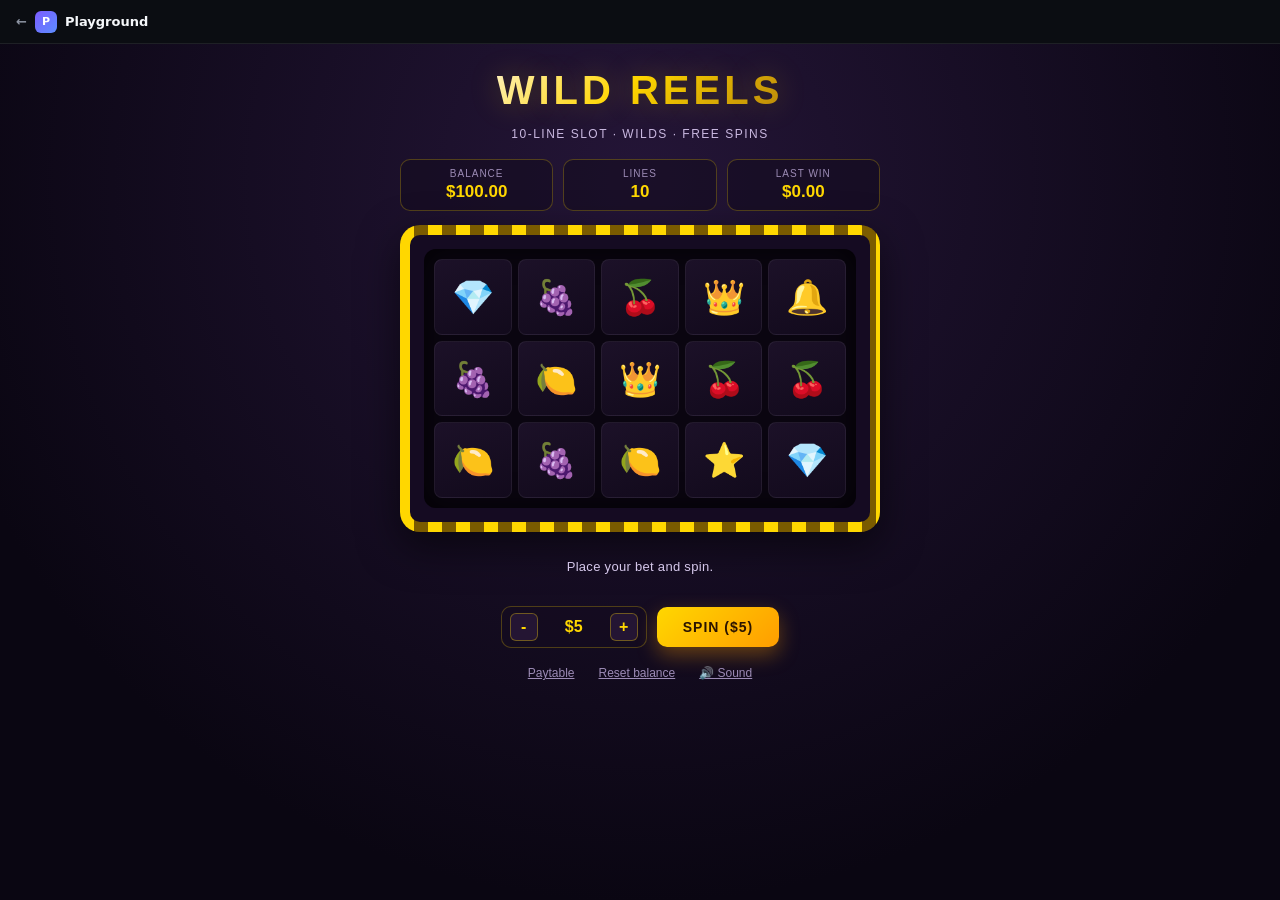
<file: games/wild-reels/index.html>
<!DOCTYPE html>
<html lang="en">
<head>
<meta charset="UTF-8">
<meta name="viewport" content="width=device-width, initial-scale=1.0">
<title>Wild Reels</title>

<link rel="stylesheet" href="../../assets/portal-bar.css">

<style>
* {
    box-sizing: border-box;
}

body {
    margin: 0;
    height: 100vh;
    display: flex;
    flex-direction: column;

    background: radial-gradient(circle at 50% 20%, #241537, #0a0612 75%);
    color: #f5ecd8;
    font-family: "Trebuchet MS", "Segoe UI", ui-sans-serif, sans-serif;
    user-select: none;
}

.stage {
    flex: 1;
    min-height: 0;
    overflow-y: auto;

    display: flex;
    flex-direction: column;
    align-items: center;
    gap: 14px;
    padding: 24px 16px 40px;
}

.title {
    margin: 0;
    text-align: center;
    font-size: clamp(26px, 6vw, 40px);
    font-weight: 900;
    letter-spacing: 4px;

    background: linear-gradient(135deg, #fff3c4, #ffd700 45%, #b8860b);
    -webkit-background-clip: text;
    background-clip: text;
    color: transparent;

    text-shadow: 0 0 30px rgba(255, 215, 0, 0.25);
}

.subtitle {
    margin: 0 0 4px;
    color: #c9b8e0;
    font-size: 12px;
    letter-spacing: 1.5px;
    text-transform: uppercase;
    text-align: center;
}

.hud {
    display: flex;
    flex-wrap: wrap;
    align-items: stretch;
    justify-content: center;
    gap: 10px;
    width: 100%;
    max-width: 480px;
}

.hud-stat {
    flex: 1 1 100px;
    min-width: 100px;

    padding: 8px 12px;
    border: 1px solid rgba(255, 215, 0, 0.25);
    border-radius: 10px;
    background: rgba(20, 12, 32, 0.6);

    text-align: center;
}

.hud-stat .label {
    display: block;
    font-size: 10px;
    letter-spacing: 1px;
    text-transform: uppercase;
    color: #9c8bb5;
    margin-bottom: 3px;
}

.hud-stat .value {
    font-size: 17px;
    font-weight: 800;
    color: #ffd700;
}

.free-spins-banner {
    display: none;
    width: 100%;
    max-width: 480px;
    padding: 8px 14px;
    border-radius: 10px;
    border: 1px solid rgba(120, 255, 150, 0.4);
    background: rgba(20, 60, 30, 0.45);
    color: #b6ffcf;
    font-size: 13px;
    font-weight: 700;
    text-align: center;
    letter-spacing: 0.5px;
}

.free-spins-banner.active {
    display: block;
}

.machine-frame {
    position: relative;
    width: min(94vw, 480px);

    padding: 14px;
    border: 10px solid transparent;
    border-radius: 20px;

    background:
        linear-gradient(#150b22, #150b22) padding-box,
        repeating-linear-gradient(90deg, #ffd700 0 14px, #7a5b00 14px 28px) border-box;

    box-shadow: 0 14px 40px rgba(0, 0, 0, 0.55);
    animation: marquee 2.4s linear infinite;
}

@keyframes marquee {
    0%, 100% { filter: brightness(1); }
    50% { filter: brightness(1.25); }
}

.reel-stage {
    position: relative;
}

.reel-window {
    display: grid;
    grid-template-columns: repeat(5, 1fr);
    grid-template-rows: repeat(3, 1fr);
    gap: 6px;

    aspect-ratio: 5 / 3;
    padding: 10px;
    border-radius: 12px;

    background: #0a0510;
    box-shadow: inset 0 0 30px rgba(0, 0, 0, 0.8);
}

.win-overlay {
    position: absolute;
    inset: 0;
    z-index: 5;

    display: flex;
    align-items: center;
    justify-content: center;
    text-align: center;

    pointer-events: none;
}

.win-text {
    padding: 0 10px;
    font-size: clamp(28px, 9vw, 56px);
    font-weight: 900;
    letter-spacing: 1px;
    white-space: nowrap;

    color: #fff6d5;
    text-shadow:
        0 0 18px rgba(255, 215, 0, 0.9),
        0 0 40px rgba(255, 157, 0, 0.6);

    animation: winPop 1.8s ease forwards;
}

.win-text.big {
    font-size: clamp(34px, 12vw, 70px);
    color: #fff9e6;
    text-shadow:
        0 0 22px rgba(255, 215, 0, 1),
        0 0 55px rgba(255, 120, 0, 0.75),
        0 0 90px rgba(255, 60, 0, 0.4);
}

.win-text.bonus {
    color: #d8ffe9;
    text-shadow:
        0 0 18px rgba(120, 255, 150, 0.9),
        0 0 40px rgba(60, 220, 130, 0.6);
}

@keyframes winPop {
    0% { transform: scale(0.3) translateY(16px); opacity: 0; }
    18% { transform: scale(1.15) translateY(0); opacity: 1; }
    28% { transform: scale(1) translateY(0); opacity: 1; }
    78% { transform: scale(1) translateY(-4px); opacity: 1; }
    100% { transform: scale(0.92) translateY(-22px); opacity: 0; }
}

.cell {
    display: flex;
    align-items: center;
    justify-content: center;

    background: linear-gradient(160deg, #1c1128, #120a1c);
    border: 1px solid rgba(255, 255, 255, 0.06);
    border-radius: 8px;

    font-size: clamp(22px, 6vw, 34px);
    transition: background 0.2s ease, transform 0.15s ease;
}

.cell.spinning {
    filter: blur(1.5px);
    transform: scale(1.05);
}

.cell.win {
    background: linear-gradient(160deg, #3a2a10, #221607);
    box-shadow: 0 0 18px 3px rgba(255, 215, 0, 0.55) inset;
    animation: winPulse 0.8s ease-in-out infinite;
}

@keyframes winPulse {
    0%, 100% { box-shadow: 0 0 12px 2px rgba(255, 215, 0, 0.4) inset; }
    50% { box-shadow: 0 0 22px 5px rgba(255, 215, 0, 0.75) inset; }
}

.message {
    min-height: 20px;
    max-width: 480px;
    text-align: center;
    font-size: 13px;
    color: #e8d9ff;
    letter-spacing: 0.3px;
}

.controls {
    display: flex;
    align-items: center;
    justify-content: center;
    gap: 10px;
    flex-wrap: wrap;
    width: 100%;
    max-width: 480px;
}

.bet-control {
    display: flex;
    align-items: center;
    gap: 8px;

    padding: 6px 8px;
    border: 1px solid rgba(255, 215, 0, 0.25);
    border-radius: 10px;
    background: rgba(20, 12, 32, 0.6);
}

.bet-control .bet-value {
    min-width: 56px;
    text-align: center;
    font-weight: 800;
    color: #ffd700;
}

.step-btn {
    width: 28px;
    height: 28px;
    border-radius: 6px;
    border: 1px solid rgba(255, 215, 0, 0.35);
    background: #241533;
    color: #ffd700;
    font-size: 16px;
    font-weight: 800;
    cursor: pointer;
    line-height: 1;
}

.step-btn:disabled {
    opacity: 0.35;
    cursor: default;
}

.spin-btn {
    padding: 12px 26px;
    border: none;
    border-radius: 10px;

    background: linear-gradient(135deg, #ffd700, #ff9d00);
    color: #2a1400;

    font-size: 14px;
    font-weight: 900;
    letter-spacing: 1px;
    text-transform: uppercase;

    cursor: pointer;
    transition: transform 0.15s ease, box-shadow 0.15s ease;
    box-shadow: 0 8px 20px rgba(255, 157, 0, 0.35);
}

.spin-btn:hover:not(:disabled) {
    transform: translateY(-2px);
}

.spin-btn:disabled {
    opacity: 0.5;
    cursor: default;
    transform: none;
}

.link-row {
    display: flex;
    flex-wrap: wrap;
    justify-content: center;
    gap: 16px;
}

.link-btn {
    background: none;
    border: none;
    color: #9c8bb5;
    font-size: 12px;
    text-decoration: underline;
    cursor: pointer;
    padding: 4px;
}

.link-btn:hover {
    color: #ffd700;
}

.link-btn:disabled {
    opacity: 0.35;
    cursor: default;
    text-decoration: none;
}

.paytable {
    display: none;
    width: 100%;
    max-width: 480px;
    padding: 14px;
    border: 1px solid rgba(255, 215, 0, 0.2);
    border-radius: 12px;
    background: rgba(20, 12, 32, 0.6);
    font-size: 12px;
}

.paytable.open {
    display: block;
}

.paytable h2 {
    margin: 0 0 8px;
    font-size: 13px;
    letter-spacing: 1px;
    text-transform: uppercase;
    color: #ffd700;
}

.paytable-row {
    display: flex;
    align-items: center;
    gap: 10px;
    padding: 4px 0;
    border-bottom: 1px solid rgba(255, 255, 255, 0.06);
}

.paytable-row:last-child {
    border-bottom: none;
}

.paytable-row .glyph {
    font-size: 20px;
    width: 26px;
    text-align: center;
}

.paytable-row .pays {
    flex: 1;
    color: #cbb8e6;
}

.paytable-note {
    margin-top: 8px;
    color: #9c8bb5;
    line-height: 1.5;
}
</style>
</head>

<body>

<script src="../../assets/portal-bar.js"></script>

<div class="stage">
    <h1 class="title">WILD REELS</h1>
    <p class="subtitle">10-line slot &middot; wilds &middot; free spins</p>

    <div class="hud">
        <div class="hud-stat">
            <span class="label">Balance</span>
            <span class="value" id="balanceValue">$100.00</span>
        </div>
        <div class="hud-stat">
            <span class="label">Lines</span>
            <span class="value">10</span>
        </div>
        <div class="hud-stat">
            <span class="label">Last Win</span>
            <span class="value" id="lastWinValue">$0.00</span>
        </div>
    </div>

    <div class="free-spins-banner" id="freeSpinsBanner">FREE SPINS: 0 LEFT (2x WIN)</div>

    <div class="machine-frame">
        <div class="reel-stage">
            <div class="reel-window" id="reelWindow" role="group" aria-label="Slot reels"></div>
            <div class="win-overlay" id="winOverlay" aria-live="polite"></div>
        </div>
    </div>

    <p class="message" id="messageText" aria-live="polite">Place your bet and spin.</p>

    <div class="controls">
        <div class="bet-control">
            <button class="step-btn" id="betDown" type="button" aria-label="Decrease bet">-</button>
            <span class="bet-value" id="betValue">$5</span>
            <button class="step-btn" id="betUp" type="button" aria-label="Increase bet">+</button>
        </div>

        <button class="spin-btn" id="spinBtn" type="button">Spin ($5)</button>
    </div>

    <div class="link-row">
        <button class="link-btn" id="paytableToggle" type="button">Paytable</button>
        <button class="link-btn" id="resetBtn" type="button">Reset balance</button>
        <button class="link-btn" id="soundToggle" type="button">&#128266; Sound</button>
    </div>

    <div class="paytable" id="paytable">
        <h2>Payouts (&times; bet per line)</h2>
        <div id="paytableRows"></div>
        <p class="paytable-note">
            Wild (&#11088;) substitutes for any symbol except Scatter, and completes its
            own line for the biggest payout. Land 3 or more Scatters (&#127808;) anywhere
            on the reels to trigger free spins with double winnings. Free spins can retrigger
            more free spins.
        </p>
    </div>
</div>

<script>
const SYMBOLS = {
    cherry:  { glyph: "\u{1F352}", weight: 20 },
    lemon:   { glyph: "\u{1F34B}", weight: 20 },
    grape:   { glyph: "\u{1F347}", weight: 16 },
    bell:    { glyph: "\u{1F514}", weight: 12 },
    diamond: { glyph: "\u{1F48E}", weight: 8 },
    crown:   { glyph: "\u{1F451}", weight: 5 },
    wild:    { glyph: "\u{2B50}", weight: 4 },
    scatter: { glyph: "\u{1F340}", weight: 3 }
};

const SYMBOL_KEYS = Object.keys(SYMBOLS);
const TOTAL_WEIGHT = SYMBOL_KEYS.reduce((sum, key) => sum + SYMBOLS[key].weight, 0);

const PAYTABLE = {
    cherry:  { 3: 2, 4: 5, 5: 10 },
    lemon:   { 3: 2, 4: 5, 5: 10 },
    grape:   { 3: 3, 4: 8, 5: 15 },
    bell:    { 3: 5, 4: 12, 5: 25 },
    diamond: { 3: 10, 4: 25, 5: 50 },
    crown:   { 3: 20, 4: 50, 5: 100 },
    wild:    { 3: 25, 4: 75, 5: 150 }
};

const SYMBOL_NAMES = {
    cherry: "Cherry",
    lemon: "Lemon",
    grape: "Grape",
    bell: "Bell",
    diamond: "Diamond",
    crown: "Crown",
    wild: "Wild"
};

const FREE_SPINS_AWARD = { 3: 8, 4: 12, 5: 20 };
const SCATTER_PAY_MULT = { 3: 2, 4: 5, 5: 20 };

const PAYLINES = [
    [1, 1, 1, 1, 1],
    [0, 0, 0, 0, 0],
    [2, 2, 2, 2, 2],
    [0, 1, 2, 1, 0],
    [2, 1, 0, 1, 2],
    [0, 0, 1, 2, 2],
    [2, 2, 1, 0, 0],
    [1, 0, 0, 0, 1],
    [1, 2, 2, 2, 1],
    [0, 1, 1, 1, 0]
];

const NUM_LINES = PAYLINES.length;
const BET_STEPS = [1, 2, 5, 10, 20, 50];
const STARTING_BALANCE = 100;
const STORAGE_KEY = "playground.wildReels.balance";
const SOUND_STORAGE_KEY = "playground.wildReels.soundEnabled";
const BIG_WIN_MULTIPLIER = 15;

const reelWindow = document.getElementById("reelWindow");
const winOverlay = document.getElementById("winOverlay");
const balanceValue = document.getElementById("balanceValue");
const lastWinValue = document.getElementById("lastWinValue");
const freeSpinsBanner = document.getElementById("freeSpinsBanner");
const messageText = document.getElementById("messageText");
const betValue = document.getElementById("betValue");
const betDown = document.getElementById("betDown");
const betUp = document.getElementById("betUp");
const spinBtn = document.getElementById("spinBtn");
const paytableToggle = document.getElementById("paytableToggle");
const paytable = document.getElementById("paytable");
const paytableRows = document.getElementById("paytableRows");
const resetBtn = document.getElementById("resetBtn");
const soundToggle = document.getElementById("soundToggle");

let balance = loadBalance();
let betIndex = 2;
let freeSpinsRemaining = 0;
let soundEnabled = loadSoundPref();
let audioCtx = null;
let spinning = false;
let grid = createEmptyGrid();
let winOverlayTimeout = null;

function loadBalance() {
    const saved = Number(localStorage.getItem(STORAGE_KEY));
    return Number.isFinite(saved) && saved > 0 ? saved : STARTING_BALANCE;
}

function saveBalance() {
    try {
        localStorage.setItem(STORAGE_KEY, String(balance));
    } catch (e) {
        /* localStorage unavailable; balance just won't persist */
    }
}

function loadSoundPref() {
    try {
        const saved = localStorage.getItem(SOUND_STORAGE_KEY);
        return saved === null ? true : saved === "true";
    } catch (e) {
        return true;
    }
}

function saveSoundPref() {
    try {
        localStorage.setItem(SOUND_STORAGE_KEY, String(soundEnabled));
    } catch (e) {
        /* localStorage unavailable; preference just won't persist */
    }
}

function ensureAudio() {
    if (!soundEnabled) return null;
    if (!audioCtx) {
        const AudioCtor = window.AudioContext || window.webkitAudioContext;
        if (!AudioCtor) return null;
        audioCtx = new AudioCtor();
    }
    if (audioCtx.state === "suspended") audioCtx.resume();
    return audioCtx;
}

function playTone({ freq, duration = 0.15, type = "sine", volume = 0.2, startTime = 0, slideTo = null }) {
    const ctx = ensureAudio();
    if (!ctx) return;

    const t0 = ctx.currentTime + startTime;
    const osc = ctx.createOscillator();
    const gain = ctx.createGain();

    osc.type = type;
    osc.frequency.setValueAtTime(freq, t0);
    if (slideTo) osc.frequency.exponentialRampToValueAtTime(slideTo, t0 + duration);

    gain.gain.setValueAtTime(0.0001, t0);
    gain.gain.linearRampToValueAtTime(volume, t0 + 0.01);
    gain.gain.exponentialRampToValueAtTime(0.0001, t0 + duration);

    osc.connect(gain).connect(ctx.destination);
    osc.start(t0);
    osc.stop(t0 + duration + 0.03);
}

function playClick() {
    playTone({ freq: 300, duration: 0.045, type: "square", volume: 0.12 });
}

function playWhoosh() {
    playTone({ freq: 500, slideTo: 120, duration: 0.3, type: "sawtooth", volume: 0.1 });
}

function playReelStop() {
    playTone({ freq: 180, duration: 0.07, type: "square", volume: 0.16 });
}

function playWinFanfare(big) {
    const notes = big
        ? [523.25, 659.25, 783.99, 1046.5, 1318.5]
        : [523.25, 659.25, 783.99];
    notes.forEach((freq, i) => {
        playTone({ freq, duration: 0.22, type: "triangle", volume: 0.22, startTime: i * 0.09 });
    });
}

function playScatterFanfare() {
    const notes = [392, 523.25, 659.25, 783.99, 1046.5, 1318.5, 1567.98];
    notes.forEach((freq, i) => {
        playTone({ freq, duration: 0.26, type: "triangle", volume: 0.24, startTime: i * 0.08 });
    });
}

function totalBet() {
    return BET_STEPS[betIndex];
}

function betPerLine() {
    return totalBet() / NUM_LINES;
}

function randomSymbol() {
    let roll = Math.random() * TOTAL_WEIGHT;
    for (const key of SYMBOL_KEYS) {
        roll -= SYMBOLS[key].weight;
        if (roll <= 0) return key;
    }
    return SYMBOL_KEYS[SYMBOL_KEYS.length - 1];
}

function createEmptyGrid() {
    return Array.from({ length: 5 }, () => Array.from({ length: 3 }, () => randomSymbol()));
}

function cellId(reel, row) {
    return `cell-${reel}-${row}`;
}

function buildReelWindow() {
    reelWindow.innerHTML = "";
    for (let row = 0; row < 3; row++) {
        for (let reel = 0; reel < 5; reel++) {
            const cell = document.createElement("div");
            cell.className = "cell";
            cell.id = cellId(reel, row);
            cell.style.gridColumn = reel + 1;
            cell.style.gridRow = row + 1;
            cell.textContent = SYMBOLS[grid[reel][row]].glyph;
            reelWindow.appendChild(cell);
        }
    }
}

function setCellSymbol(reel, row, symbolKey) {
    const cell = document.getElementById(cellId(reel, row));
    cell.textContent = SYMBOLS[symbolKey].glyph;
}

function clearWinHighlights() {
    document.querySelectorAll(".cell.win").forEach(cell => cell.classList.remove("win"));
}

function highlightCell(reel, row) {
    document.getElementById(cellId(reel, row)).classList.add("win");
}

function showWinOverlay(text, variantClass) {
    clearTimeout(winOverlayTimeout);
    winOverlay.innerHTML = "";

    const el = document.createElement("div");
    el.className = "win-text" + (variantClass ? ` ${variantClass}` : "");
    el.textContent = text;
    winOverlay.appendChild(el);

    winOverlayTimeout = setTimeout(() => {
        winOverlay.innerHTML = "";
    }, 1800);
}

function evaluateLine(currentGrid, line) {
    const symbols = line.map((row, reel) => currentGrid[reel][row]);
    if (symbols[0] === "scatter") return null;

    let base = null;
    for (const symbol of symbols) {
        if (symbol === "wild") continue;
        base = symbol;
        break;
    }
    if (base === null) base = "wild";
    if (base === "scatter") return null;

    const payTable = PAYTABLE[base];
    if (!payTable) return null;

    let count = 0;
    for (const symbol of symbols) {
        if (symbol === base || symbol === "wild") {
            count++;
        } else {
            break;
        }
    }

    if (count >= 3 && payTable[count]) {
        return { base, count, pay: payTable[count] };
    }
    return null;
}

function countScatters(currentGrid) {
    return currentGrid.flat().filter(symbol => symbol === "scatter").length;
}

function formatMoney(amount) {
    return `$${amount.toFixed(2)}`;
}

function updateUI() {
    balanceValue.textContent = formatMoney(balance);
    betValue.textContent = `$${totalBet()}`;

    const inFreeSpins = freeSpinsRemaining > 0;
    freeSpinsBanner.classList.toggle("active", inFreeSpins);
    if (inFreeSpins) {
        freeSpinsBanner.textContent = `FREE SPINS: ${freeSpinsRemaining} LEFT (2x WIN)`;
    }

    betDown.disabled = spinning || inFreeSpins || betIndex === 0;
    betUp.disabled = spinning || inFreeSpins || betIndex === BET_STEPS.length - 1;

    const canAfford = inFreeSpins || balance >= totalBet();
    spinBtn.disabled = spinning || !canAfford;
    resetBtn.disabled = spinning;
    spinBtn.textContent = spinning
        ? "Spinning..."
        : inFreeSpins
            ? `Free Spin (${freeSpinsRemaining} left)`
            : `Spin ($${totalBet()})`;
}

function setMessage(text) {
    messageText.textContent = text;
}

function changeBet(direction) {
    if (spinning || freeSpinsRemaining > 0) return;
    const nextIndex = betIndex + direction;
    if (nextIndex < 0 || nextIndex >= BET_STEPS.length) return;
    betIndex = nextIndex;
    updateUI();
}

function spin() {
    if (spinning) return;

    const inFreeSpins = freeSpinsRemaining > 0;

    if (!inFreeSpins && balance < totalBet()) {
        setMessage("Not enough funds for that bet. Lower your bet or reset.");
        return;
    }

    if (!inFreeSpins) {
        balance -= totalBet();
    }

    spinning = true;
    clearWinHighlights();
    clearTimeout(winOverlayTimeout);
    winOverlay.innerHTML = "";
    setMessage(inFreeSpins ? "Free spin rolling..." : "Spinning...");
    updateUI();
    playWhoosh();

    const nextGrid = createEmptyGrid();
    const spinIntervals = [];

    for (let reel = 0; reel < 5; reel++) {
        for (let row = 0; row < 3; row++) {
            document.getElementById(cellId(reel, row)).classList.add("spinning");
        }
        const interval = setInterval(() => {
            for (let row = 0; row < 3; row++) {
                setCellSymbol(reel, row, randomSymbol());
            }
        }, 60);
        spinIntervals.push(interval);
    }

    const stopDelays = [500, 700, 900, 1100, 1300];

    stopDelays.forEach((delay, reel) => {
        setTimeout(() => {
            clearInterval(spinIntervals[reel]);
            for (let row = 0; row < 3; row++) {
                setCellSymbol(reel, row, nextGrid[reel][row]);
                document.getElementById(cellId(reel, row)).classList.remove("spinning");
            }
            playReelStop();
            if (reel === 4) {
                finishSpin(nextGrid, inFreeSpins);
            }
        }, delay);
    });
}

function finishSpin(finishedGrid, wasFreeSpins) {
    grid = finishedGrid;

    const winningLines = [];
    PAYLINES.forEach(line => {
        const result = evaluateLine(finishedGrid, line);
        if (result) winningLines.push({ ...result, line });
    });

    let lineWin = 0;
    winningLines.forEach(result => {
        lineWin += result.pay * betPerLine();
        for (let reel = 0; reel < result.count; reel++) {
            highlightCell(reel, result.line[reel]);
        }
    });

    const scatterCount = countScatters(finishedGrid);
    let scatterPay = 0;
    let freeSpinsAwarded = 0;

    if (scatterCount >= 3) {
        scatterPay = (SCATTER_PAY_MULT[scatterCount] || 0) * totalBet();
        freeSpinsAwarded = FREE_SPINS_AWARD[scatterCount] || 0;
        finishedGrid.forEach((col, reel) => {
            col.forEach((symbol, row) => {
                if (symbol === "scatter") highlightCell(reel, row);
            });
        });
    }

    let totalWin = lineWin + scatterPay;
    if (wasFreeSpins) totalWin *= 2;

    balance += totalWin;

    if (freeSpinsAwarded > 0) {
        freeSpinsRemaining += freeSpinsAwarded;
    }

    if (wasFreeSpins) {
        freeSpinsRemaining = Math.max(0, freeSpinsRemaining - 1);
    }

    lastWinValue.textContent = formatMoney(totalWin);

    const isBigWin = totalWin >= totalBet() * BIG_WIN_MULTIPLIER;

    if (freeSpinsAwarded > 0) {
        const bonusText = scatterPay > 0 ? ` and ${formatMoney(scatterPay)}` : "";
        setMessage(`${scatterCount} SCATTERS! +${freeSpinsAwarded} FREE SPINS${bonusText}!`);
        playScatterFanfare();
        showWinOverlay(`+${freeSpinsAwarded} FREE SPINS!`, "bonus");
    } else if (totalWin > 0) {
        setMessage(`YOU WON ${formatMoney(totalWin)}!${wasFreeSpins ? " (2x free spin bonus)" : ""}`);
        playWinFanfare(isBigWin);
        showWinOverlay(
            isBigWin ? `BIG WIN! ${formatMoney(totalWin)}` : formatMoney(totalWin),
            isBigWin ? "big" : ""
        );
    } else {
        setMessage(wasFreeSpins ? "No win this free spin." : "No win. Spin again.");
    }

    spinning = false;
    saveBalance();
    updateUI();
}

function resetBalance() {
    balance = STARTING_BALANCE;
    freeSpinsRemaining = 0;
    lastWinValue.textContent = formatMoney(0);
    clearWinHighlights();
    clearTimeout(winOverlayTimeout);
    winOverlay.innerHTML = "";
    setMessage("Balance reset to $100. Good luck.");
    saveBalance();
    updateUI();
}

function buildPaytable() {
    paytableRows.innerHTML = Object.keys(PAYTABLE).map(key => {
        const p = PAYTABLE[key];
        return `
            <div class="paytable-row">
                <span class="glyph">${SYMBOLS[key].glyph}</span>
                <span class="pays">${SYMBOL_NAMES[key]}: 3&times;${p[3]} &nbsp; 4&times;${p[4]} &nbsp; 5&times;${p[5]}</span>
            </div>
        `;
    }).join("");
}

function updateSoundToggleLabel() {
    soundToggle.innerHTML = soundEnabled ? "&#128266; Sound" : "&#128263; Sound";
}

betDown.addEventListener("click", () => { playClick(); changeBet(-1); });
betUp.addEventListener("click", () => { playClick(); changeBet(1); });
spinBtn.addEventListener("click", spin);
resetBtn.addEventListener("click", () => { playClick(); resetBalance(); });
paytableToggle.addEventListener("click", () => {
    playClick();
    paytable.classList.toggle("open");
    paytableToggle.textContent = paytable.classList.contains("open") ? "Hide paytable" : "Paytable";
});
soundToggle.addEventListener("click", () => {
    soundEnabled = !soundEnabled;
    saveSoundPref();
    updateSoundToggleLabel();
    if (soundEnabled) playClick();
});

buildReelWindow();
buildPaytable();
updateSoundToggleLabel();
updateUI();
</script>

</body>
</html>
</file>
<file: style.css>
/* =========================
   ROOT / RESET
========================= */

:root {
    --bg-top: #4a1fb8;
    --bg-mid: #2b1065;
    --bg-bottom: #170842;
    --panel: #2a1370;
    --panel-2: #371a8c;
    --ink: #12063a;
    --text: #ffffff;
    --muted: #c3b6f0;

    --pink: #ff4fa3;
    --yellow: #ffd23f;
    --cyan: #2ee6ff;
    --lime: #7dff6b;
    --orange: #ff8a3d;
    --purple: #a06bff;

    --radius: 22px;
    --max-width: 1200px;

    --font-display: "Bungee", "Arial Black", Impact, system-ui, sans-serif;
    --font-body: "Nunito", ui-rounded, "Segoe UI", system-ui, -apple-system, sans-serif;

    /* category accents (default = purple) */
    --cat: var(--purple);
    --cat-dark: #5a2fc0;
}

[data-category="party"]        { --cat: var(--pink);   --cat-dark: #b8226f; }
[data-category="arcade"]       { --cat: var(--cyan);   --cat-dark: #0d8aa6; }
[data-category="casual"]       { --cat: var(--lime);   --cat-dark: #3a9e2c; }
[data-category="experimental"] { --cat: var(--orange); --cat-dark: #b8531a; }

* {
    box-sizing: border-box;
    margin: 0;
    padding: 0;
}

html {
    scroll-behavior: smooth;
    scroll-padding-top: 88px;
}

body {
    position: relative;
    min-height: 100vh;
    overflow-x: hidden;

    background:
        radial-gradient(circle at 15% 8%, rgba(255, 79, 163, 0.35), transparent 32%),
        radial-gradient(circle at 88% 22%, rgba(46, 230, 255, 0.28), transparent 30%),
        radial-gradient(circle at 50% 100%, rgba(125, 255, 107, 0.12), transparent 40%),
        linear-gradient(180deg, var(--bg-top) 0%, var(--bg-mid) 45%, var(--bg-bottom) 100%);
    background-attachment: fixed;

    color: var(--text);
    font-family: var(--font-body);
    font-weight: 700;
    line-height: 1.5;
}

/* subtle pixel grid over everything */
body::before {
    content: "";
    position: fixed;
    inset: 0;
    z-index: 0;
    pointer-events: none;
    background-image:
        linear-gradient(rgba(255, 255, 255, 0.045) 1px, transparent 1px),
        linear-gradient(90deg, rgba(255, 255, 255, 0.045) 1px, transparent 1px);
    background-size: 36px 36px;
    mask-image: linear-gradient(180deg, #000 0%, transparent 70%);
    -webkit-mask-image: linear-gradient(180deg, #000 0%, transparent 70%);
}

a {
    color: inherit;
    text-decoration: none;
}

button,
input {
    font: inherit;
}

button {
    cursor: pointer;
}

:focus-visible {
    outline: 3px solid var(--yellow);
    outline-offset: 3px;
}

/* floating stars */
.bg-deco {
    position: fixed;
    inset: 0;
    z-index: 0;
    pointer-events: none;
    overflow: hidden;
}

.bg-deco span {
    position: absolute;
    left: var(--x);
    top: var(--y);
    font-size: var(--s);
    color: var(--yellow);
    opacity: 0.35;
    animation: float 6s ease-in-out var(--d) infinite;
}

.bg-deco span:nth-child(even) {
    color: var(--cyan);
}

@keyframes float {
    0%, 100% { transform: translateY(0) rotate(0deg); }
    50%      { transform: translateY(-16px) rotate(18deg); }
}

/* everything real sits above the decoration */
.navbar,
.hero,
.ticker,
.games-section,
footer {
    position: relative;
    z-index: 1;
}

/* =========================
   NAVIGATION
========================= */

.navbar {
    position: sticky;
    top: 0;
    z-index: 100;
    height: 72px;

    background: rgba(23, 8, 66, 0.85);
    border-bottom: 4px solid var(--ink);
    box-shadow: 0 4px 0 var(--pink);
    backdrop-filter: blur(14px);
}

.nav-inner {
    max-width: var(--max-width);
    height: 100%;
    margin: 0 auto;
    padding: 0 24px;

    display: flex;
    align-items: center;
    justify-content: space-between;
}

.logo {
    display: flex;
    align-items: center;
    gap: 12px;
}

.logo-text {
    font-family: var(--font-display);
    font-size: 22px;
    letter-spacing: 0.5px;
    text-shadow: 0 3px 0 var(--ink);
}

.logo-mark {
    width: 40px;
    height: 40px;
    flex: none;
    border-radius: 12px;
    border: 3px solid var(--ink);

    display: grid;
    place-items: center;

    background: linear-gradient(135deg, var(--yellow), var(--orange));
    color: var(--ink);
    box-shadow: 0 4px 0 var(--ink);

    font-family: var(--font-display);
    font-size: 20px;
    transform: rotate(-6deg);
    transition: transform 0.25s ease;
}

.logo:hover .logo-mark {
    transform: rotate(6deg) scale(1.1);
}

.nav-links {
    display: flex;
    align-items: center;
    gap: 14px;
}

.nav-link {
    padding: 8px 12px;
    color: var(--muted);
    font-size: 15px;
    font-weight: 800;
    transition: color 0.2s ease;
}

.nav-link:hover {
    color: var(--text);
}

.nav-pill,
.nav-btn {
    display: inline-flex;
    flex: none;
    white-space: nowrap;
    align-items: center;
    gap: 7px;

    padding: 8px 14px;
    border: 3px solid var(--ink);
    border-radius: 999px;

    font-size: 14px;
    font-weight: 900;
    box-shadow: 0 4px 0 var(--ink);
    transition: transform 0.12s ease, box-shadow 0.12s ease;
}

.nav-pill {
    background: var(--panel-2);
    color: var(--text);
}

.nav-pill span:first-child {
    color: var(--pink);
}

.nav-btn {
    background: var(--cyan);
    color: var(--ink);
}

.nav-pill:hover,
.nav-btn:hover {
    transform: translateY(-2px);
    box-shadow: 0 6px 0 var(--ink);
}

.nav-pill:active,
.nav-btn:active {
    transform: translateY(3px);
    box-shadow: 0 1px 0 var(--ink);
}

/* =========================
   HERO
========================= */

.hero {
    padding: 64px 24px 56px;
}

.hero-inner {
    max-width: var(--max-width);
    margin: 0 auto;

    display: grid;
    grid-template-columns: 1.05fr 1fr;
    align-items: center;
    gap: 48px;
}

.hero-badge {
    display: inline-flex;
    align-items: center;
    gap: 10px;

    padding: 7px 16px;
    margin-bottom: 20px;

    border: 3px solid var(--ink);
    border-radius: 999px;
    background: var(--yellow);
    color: var(--ink);
    box-shadow: 0 4px 0 var(--ink);

    font-size: 13px;
    font-weight: 900;
    letter-spacing: 0.6px;
    text-transform: uppercase;
    transform: rotate(-2deg);
}

.pulse-dot {
    width: 10px;
    height: 10px;
    border-radius: 50%;
    background: var(--pink);
    animation: pulse 1.2s ease-in-out infinite;
}

@keyframes pulse {
    0%, 100% { transform: scale(1);   opacity: 1; }
    50%      { transform: scale(1.6); opacity: 0.5; }
}

.hero h1 {
    font-family: var(--font-display);
    font-weight: 400;
    line-height: 0.95;
    margin-bottom: 22px;
    text-shadow:
        0 4px 0 var(--ink),
        0 8px 0 rgba(18, 6, 58, 0.5);
}

.h1-line {
    display: block;
    font-size: clamp(30px, 4.6vw, 54px);
    color: var(--cyan);
}

.h1-big {
    font-size: clamp(52px, 9vw, 112px);
    color: var(--text);
    letter-spacing: -1px;
    margin-top: 6px;
}

.h1-accent {
    color: var(--pink);
}

.hero-copy > p {
    max-width: 480px;
    margin-bottom: 30px;
    color: var(--muted);
    font-size: 18px;
    line-height: 1.55;
}

.hero-actions {
    display: flex;
    flex-wrap: wrap;
    gap: 14px;
    margin-bottom: 34px;
}

.btn {
    display: inline-flex;
    align-items: center;
    justify-content: center;
    gap: 10px;

    padding: 15px 26px;

    border: 4px solid var(--ink);
    border-radius: 16px;

    font-family: var(--font-display);
    font-size: 17px;
    letter-spacing: 0.5px;

    box-shadow: 0 6px 0 var(--ink);
    transition: transform 0.12s ease, box-shadow 0.12s ease, filter 0.2s ease;
}

.btn:hover {
    transform: translateY(-3px);
    box-shadow: 0 9px 0 var(--ink);
    filter: brightness(1.08);
}

.btn:active {
    transform: translateY(4px);
    box-shadow: 0 2px 0 var(--ink);
}

.btn-primary {
    background: linear-gradient(180deg, #ffe66b, var(--yellow));
    color: var(--ink);
}

.btn-ghost {
    background: var(--panel-2);
    color: var(--text);
}

.hero-stats {
    display: flex;
    flex-wrap: wrap;
    gap: 12px;
}

.stat {
    min-width: 96px;
    padding: 10px 18px;

    border: 3px solid var(--ink);
    border-radius: 16px;
    background: rgba(18, 6, 58, 0.55);

    display: flex;
    flex-direction: column;
    align-items: center;
    line-height: 1.1;
}

.stat strong {
    font-family: var(--font-display);
    font-weight: 400;
    font-size: 28px;
    color: var(--yellow);
}

.stat span {
    margin-top: 3px;
    color: var(--muted);
    font-size: 11px;
    font-weight: 900;
    letter-spacing: 1px;
    text-transform: uppercase;
}

/* featured "arcade cabinet" */

.hero-feature {
    perspective: 1200px;
}

.feature-cabinet {
    position: relative;
    display: block;

    padding: 14px;
    border: 5px solid var(--ink);
    border-radius: 28px;

    background: linear-gradient(160deg, var(--pink), #8b3bff 55%, #4a1fb8);
    box-shadow:
        0 10px 0 var(--ink),
        0 30px 60px rgba(0, 0, 0, 0.45),
        0 0 80px rgba(255, 79, 163, 0.35);

    transform: rotate(2deg);
    transition: transform 0.3s ease;
}

.feature-cabinet:hover {
    transform: rotate(0deg) translateY(-6px) scale(1.02);
}

.feature-sticker {
    position: absolute;
    top: -18px;
    left: -14px;
    z-index: 3;

    padding: 7px 16px;
    border: 3px solid var(--ink);
    border-radius: 12px;

    background: var(--yellow);
    color: var(--ink);
    box-shadow: 0 4px 0 var(--ink);

    font-family: var(--font-display);
    font-size: 14px;
    transform: rotate(-7deg);
}

.feature-screen {
    position: relative;
    display: block;
    aspect-ratio: 16 / 10;

    border: 4px solid var(--ink);
    border-radius: 14px;
    overflow: hidden;

    background: #0b0620 center / cover no-repeat;
    box-shadow: inset 0 0 40px rgba(0, 0, 0, 0.5);
}

/* CRT scanlines */
.feature-screen::after {
    content: "";
    position: absolute;
    inset: 0;
    background: repeating-linear-gradient(
        180deg,
        rgba(0, 0, 0, 0) 0,
        rgba(0, 0, 0, 0) 2px,
        rgba(0, 0, 0, 0.14) 3px
    );
    pointer-events: none;
}

.feature-play {
    position: absolute;
    inset: 0;
    z-index: 2;
    margin: auto;

    width: 76px;
    height: 76px;
    border-radius: 50%;
    border: 4px solid var(--ink);

    display: grid;
    place-items: center;
    padding-left: 5px;

    background: var(--yellow);
    color: var(--ink);
    box-shadow: 0 6px 0 var(--ink);
    font-size: 28px;

    opacity: 0.92;
    transition: transform 0.2s ease;
}

.feature-cabinet:hover .feature-play {
    transform: scale(1.15);
}

.feature-info {
    display: flex;
    align-items: center;
    justify-content: space-between;
    gap: 16px;
    padding: 16px 6px 4px;
}

.feature-text {
    display: flex;
    flex-direction: column;
    min-width: 0;
}

.feature-cat {
    color: var(--yellow);
    font-size: 11px;
    font-weight: 900;
    letter-spacing: 1.2px;
    text-transform: uppercase;
}

.feature-info strong {
    font-family: var(--font-display);
    font-weight: 400;
    font-size: 26px;
    line-height: 1.1;
    text-shadow: 0 3px 0 var(--ink);
}

.feature-desc {
    margin-top: 4px;
    color: #fff;
    opacity: 0.85;
    font-size: 14px;
    line-height: 1.4;
}

.feature-go {
    flex: none;
    padding: 10px 20px;

    border: 3px solid var(--ink);
    border-radius: 12px;
    background: var(--lime);
    color: var(--ink);
    box-shadow: 0 4px 0 var(--ink);

    font-family: var(--font-display);
    font-size: 15px;
}

/* =========================
   TICKER
========================= */

.ticker {
    overflow: hidden;
    border-block: 4px solid var(--ink);
    background: var(--pink);
    transform: rotate(-1deg) scale(1.02);
    box-shadow: 0 6px 0 var(--ink);
}

.ticker-track {
    display: flex;
    width: max-content;
    animation: ticker 40s linear infinite;
}

.ticker-track span {
    flex: none;
    padding: 10px 26px;

    color: var(--ink);
    font-family: var(--font-display);
    font-size: 17px;
    white-space: nowrap;
}

.ticker-track span:nth-child(even) {
    color: #fff;
    text-shadow: 0 2px 0 var(--ink);
}

@keyframes ticker {
    to { transform: translateX(-50%); }
}

/* =========================
   GAMES SECTION
========================= */

.games-section {
    max-width: var(--max-width);
    margin: 0 auto;
    padding: 72px 24px 100px;
}

.section-header {
    display: flex;
    align-items: flex-end;
    justify-content: space-between;
    gap: 20px;
    margin-bottom: 26px;
}

.section-title h2 {
    font-family: var(--font-display);
    font-weight: 400;
    font-size: clamp(30px, 5vw, 46px);
    line-height: 1.05;
    text-shadow: 0 4px 0 var(--ink);
}

.section-title p {
    margin-top: 6px;
    color: var(--muted);
    font-size: 16px;
}

.search {
    position: relative;
}

.search input {
    width: 270px;
    padding: 13px 16px 13px 46px;

    border: 4px solid var(--ink);
    border-radius: 16px;
    outline: none;

    background: #fff;
    color: var(--ink);
    box-shadow: 0 5px 0 var(--ink);

    font-size: 15px;
    font-weight: 800;

    transition: box-shadow 0.15s ease, transform 0.15s ease;
}

.search input::placeholder {
    color: #8a7fb5;
}

.search input:focus {
    transform: translateY(-2px);
    box-shadow: 0 7px 0 var(--ink), 0 0 0 4px var(--yellow);
}

.search-icon {
    position: absolute;
    left: 16px;
    top: 50%;
    transform: translateY(-50%);
    z-index: 1;
    font-size: 16px;
    pointer-events: none;
}

/* =========================
   FILTERS
========================= */

.filters {
    display: flex;
    gap: 10px;
    flex-wrap: wrap;
    margin-bottom: 34px;
}

.filter {
    display: inline-flex;
    align-items: center;
    gap: 7px;

    padding: 9px 16px;

    border: 3px solid var(--ink);
    border-radius: 999px;

    background: var(--panel-2);
    color: var(--text);
    box-shadow: 0 4px 0 var(--ink);

    font-size: 14px;
    font-weight: 900;

    transition: transform 0.12s ease, box-shadow 0.12s ease, background 0.2s ease;
}

.filter em {
    min-width: 22px;
    padding: 0 7px;
    border-radius: 999px;
    background: rgba(18, 6, 58, 0.55);
    color: var(--muted);
    font-size: 12px;
    font-style: normal;
    font-weight: 900;
    text-align: center;
}

.filter:hover {
    transform: translateY(-2px);
    box-shadow: 0 6px 0 var(--ink);
    background: #4a24b0;
}

.filter:active {
    transform: translateY(3px);
    box-shadow: 0 1px 0 var(--ink);
}

.filter.active {
    background: var(--yellow);
    color: var(--ink);
    transform: translateY(2px);
    box-shadow: 0 2px 0 var(--ink);
}

.filter.active em {
    background: var(--ink);
    color: var(--yellow);
}

.filter[data-category="favorites"] span {
    color: var(--pink);
}

/* =========================
   GAME GRID
========================= */

.game-grid {
    display: grid;
    grid-template-columns: repeat(3, 1fr);
    gap: 30px 26px;
}

.game-card {
    position: relative;
    display: block;

    border: 4px solid var(--ink);
    border-radius: var(--radius);

    background: var(--panel);
    box-shadow:
        0 8px 0 var(--ink),
        0 0 0 0 var(--cat);

    animation: pop-in 0.5s cubic-bezier(0.2, 1.4, 0.4, 1) both;
    animation-delay: calc(var(--i, 0) * 45ms);

    transition:
        transform 0.2s cubic-bezier(0.2, 1.4, 0.4, 1),
        box-shadow 0.2s ease;
}

@keyframes pop-in {
    from { opacity: 0; transform: translateY(26px) scale(0.94); }
    to   { opacity: 1; transform: none; }
}

.game-card > a {
    display: block;
    overflow: hidden;
    border-radius: calc(var(--radius) - 4px);
}

.game-card:not(.is-disabled):hover {
    transform: translateY(-8px) rotate(-1deg);
    box-shadow:
        0 16px 0 var(--ink),
        0 0 40px 2px var(--cat);
}

.game-card:nth-child(even):not(.is-disabled):hover {
    transform: translateY(-8px) rotate(1deg);
}

.game-card:not(.is-disabled):active {
    transform: translateY(2px);
    box-shadow: 0 3px 0 var(--ink);
}

.game-card.is-disabled {
    cursor: default;
    filter: saturate(0.5);
}

.game-image {
    position: relative;
    aspect-ratio: 16 / 10;
    overflow: hidden;
    border-bottom: 4px solid var(--ink);

    display: flex;
    align-items: center;
    justify-content: center;

    background:
        radial-gradient(circle at 30% 20%, var(--cat), transparent 55%),
        linear-gradient(135deg, var(--panel-2), var(--ink));
}

.game-image.has-image {
    background-size: cover;
    background-position: center 55%;
    background-repeat: no-repeat;
    transition: background-size 0.4s ease;
}

.game-card:hover .game-image.has-image {
    background-size: 112%;
}

/* CRT scanlines */
.game-image::after {
    content: "";
    position: absolute;
    inset: 0;
    background: repeating-linear-gradient(
        180deg,
        rgba(0, 0, 0, 0) 0,
        rgba(0, 0, 0, 0) 2px,
        rgba(0, 0, 0, 0.1) 3px
    );
    pointer-events: none;
}

.game-icon {
    position: relative;
    z-index: 1;
    font-family: var(--font-display);
    font-size: 54px;
    color: rgba(255, 255, 255, 0.5);
    text-shadow: 0 4px 0 var(--ink);
    user-select: none;
}

/* category sticker */
.game-category {
    position: absolute;
    top: 12px;
    left: 12px;
    z-index: 2;

    padding: 4px 12px;
    border: 3px solid var(--ink);
    border-radius: 999px;

    background: var(--cat);
    color: var(--ink);
    box-shadow: 0 3px 0 var(--ink);

    font-size: 11px;
    font-weight: 900;
    letter-spacing: 0.8px;
    text-transform: uppercase;
    transform: rotate(-3deg);
}

/* favourite heart */
.fav-btn {
    position: absolute;
    top: 10px;
    right: 10px;
    z-index: 3;

    width: 40px;
    height: 40px;
    padding-top: 2px;

    border: 3px solid var(--ink);
    border-radius: 50%;

    background: rgba(18, 6, 58, 0.8);
    color: rgba(255, 255, 255, 0.55);
    box-shadow: 0 3px 0 var(--ink);

    font-size: 18px;
    line-height: 1;

    transition: transform 0.15s ease, background 0.15s ease, color 0.15s ease;
}

.fav-btn:hover {
    transform: scale(1.18) rotate(-8deg);
    color: #fff;
}

.fav-btn.is-fav {
    background: var(--pink);
    color: #fff;
    animation: heart-pop 0.35s cubic-bezier(0.2, 1.6, 0.4, 1);
}

@keyframes heart-pop {
    0%   { transform: scale(0.7); }
    60%  { transform: scale(1.35); }
    100% { transform: scale(1); }
}

.game-info {
    padding: 18px 20px 20px;
}

.game-info h3 {
    margin-bottom: 7px;
    font-family: var(--font-display);
    font-weight: 400;
    font-size: 21px;
    line-height: 1.15;
    text-shadow: 0 3px 0 var(--ink);
}

.game-info p {
    min-height: 66px;
    margin-bottom: 18px;
    color: var(--muted);
    font-size: 14px;
    font-weight: 700;
    line-height: 1.5;
}

.game-link {
    display: flex;
    align-items: center;
    justify-content: space-between;
    gap: 10px;
}

.game-status {
    color: var(--lime);
    font-size: 12px;
    font-weight: 900;
    letter-spacing: 0.4px;
}

.game-status.is-soon {
    color: var(--muted);
}

.game-cta {
    display: inline-flex;
    align-items: center;
    gap: 8px;

    padding: 8px 18px;

    border: 3px solid var(--ink);
    border-radius: 12px;

    background: var(--cat);
    color: var(--ink);
    box-shadow: 0 4px 0 var(--ink);

    font-family: var(--font-display);
    font-size: 14px;
    transition: transform 0.15s ease;
}

.game-cta i {
    font-style: normal;
    font-size: 11px;
}

.game-card:not(.is-disabled):hover .game-cta {
    transform: scale(1.1);
}

.game-card:not(.is-disabled):hover .game-cta i {
    animation: nudge 0.6s ease-in-out infinite;
}

@keyframes nudge {
    0%, 100% { transform: translateX(0); }
    50%      { transform: translateX(4px); }
}

.is-disabled .game-cta {
    background: var(--panel-2);
    color: var(--muted);
    box-shadow: none;
}

/* =========================
   EMPTY STATE
========================= */

.empty-state {
    display: none;
    flex-direction: column;
    align-items: center;
    gap: 4px;

    padding: 50px 20px;
    text-align: center;
    color: var(--muted);
}

.empty-state strong {
    color: var(--text);
    font-family: var(--font-display);
    font-weight: 400;
    font-size: 24px;
}

.empty-icon {
    font-size: 56px;
    animation: float 3s ease-in-out infinite;
}

/* =========================
   FOOTER
========================= */

footer {
    padding: 30px 24px;
    border-top: 4px solid var(--ink);
    background: rgba(18, 6, 58, 0.7);
    box-shadow: inset 0 4px 0 var(--purple);
    color: var(--muted);
    font-size: 14px;
}

.footer-inner {
    max-width: var(--max-width);
    margin: 0 auto;

    display: flex;
    align-items: center;
    justify-content: space-between;
    gap: 20px;
}

.footer-logo {
    display: inline-flex;
    align-items: center;
    gap: 10px;
    color: var(--text);
    font-family: var(--font-display);
    font-size: 16px;
}

.footer-logo .logo-mark {
    width: 30px;
    height: 30px;
    border-radius: 9px;
    border-width: 2px;
    box-shadow: 0 3px 0 var(--ink);
    font-size: 14px;
}

.footer-top {
    color: var(--yellow);
    font-weight: 900;
}

.footer-top:hover {
    text-decoration: underline;
}

/* =========================
   RESPONSIVE
========================= */

@media (max-width: 960px) {
    .hero-inner {
        grid-template-columns: 1fr;
        gap: 44px;
    }

    .hero-feature {
        max-width: 560px;
    }

    .game-grid {
        grid-template-columns: repeat(2, 1fr);
    }
}

@media (max-width: 650px) {
    .navbar {
        height: 64px;
    }

    .nav-inner {
        padding: 0 16px;
    }

    .logo-text {
        font-size: 18px;
    }

    .nav-link {
        display: none;
    }

    .nav-links {
        gap: 8px;
    }

    .nav-btn-label {
        display: none;
    }

    .hero {
        padding: 44px 16px 44px;
    }

    .hero-copy > p {
        font-size: 16px;
    }

    .btn {
        padding: 13px 20px;
        font-size: 15px;
    }

    .feature-info strong {
        font-size: 21px;
    }

    .feature-desc {
        display: none;
    }

    .games-section {
        padding: 56px 16px 80px;
    }

    .section-header {
        align-items: stretch;
        flex-direction: column;
    }

    .search input {
        width: 100%;
    }

    .game-grid {
        grid-template-columns: 1fr;
    }

    .game-info p {
        min-height: 0;
    }

    .footer-inner {
        flex-direction: column;
        align-items: flex-start;
    }
}

@media (prefers-reduced-motion: reduce) {
    *,
    *::before,
    *::after {
        animation: none !important;
        transition: none !important;
    }
}
</file>
<file: assets/portal-bar.css>
/* =========================================================
   PORTAL BAR

   Shared "back to Playground" bar shown at the top of every
   game page. Include on any game with:

     <link rel="stylesheet" href="../../assets/portal-bar.css">
     <script src="../../assets/portal-bar.js" defer></script>

   The game's own top-level container should use `flex: 1` and
   `min-height: 0` instead of `height: 100vh` so it fills the
   space left below this bar. Give <body> `display: flex;
   flex-direction: column; height: 100vh;` if it doesn't
   already lay out that way.
========================================================= */

.portal-bar {
    flex: 0 0 auto;
    display: flex;
    align-items: center;
    gap: 10px;

    height: 44px;
    padding: 0 16px;

    background: #0b0d12;
    border-bottom: 1px solid rgba(255, 255, 255, 0.08);

    font-family:
        Inter,
        ui-sans-serif,
        system-ui,
        -apple-system,
        BlinkMacSystemFont,
        "Segoe UI",
        sans-serif;
}

.portal-bar a {
    display: flex;
    align-items: center;
    gap: 8px;

    color: #f5f7fa;
    text-decoration: none;
    font-size: 13px;
    font-weight: 700;

    transition: color 0.2s ease;
}

.portal-bar a:hover {
    color: #a78bfa;
}

.portal-bar-arrow {
    color: #8d94a3;
}

.portal-bar-mark {
    width: 22px;
    height: 22px;
    border-radius: 6px;

    display: grid;
    place-items: center;

    background: linear-gradient(135deg, #7c5cff, #5c8dff);

    font-size: 11px;
    font-weight: 800;
    color: #fff;
}
</file>
<file: games/Little Ocean/style.css>
:root{
  --ink:#e9fbf6; --ink2:#a9d6d2; --deep:#08293a; --deep2:#0d3d52;
  --teal:#4fd1c5; --sea:#7be0b8; --gold:#ffd98a; --coral:#ff8f7a; --lav:#b79cff;
  --panel:linear-gradient(160deg,rgba(14,62,82,.88),rgba(8,32,54,.92));
  --line:rgba(190,255,240,.28);
  --serif:"Palatino Linotype","Book Antiqua",Palatino,Georgia,serif;
  --ui:"Trebuchet MS","Segoe UI",system-ui,sans-serif;
}
*{box-sizing:border-box}
html,body{margin:0;height:100%;overflow:hidden;background:#082a3a;color:var(--ink);font-family:var(--ui);-webkit-user-select:none;user-select:none}
canvas#game{position:fixed;inset:0;width:100vw;height:100vh;display:block;touch-action:none}
.hidden{display:none!important}
button{font-family:inherit;color:inherit}
:focus-visible{outline:3px solid var(--gold);outline-offset:2px}

/* ---------- panels & buttons ---------- */
.panel{background:var(--panel);border:1.5px solid var(--line);border-radius:20px;box-shadow:0 12px 40px rgba(0,20,35,.45),inset 0 1px 0 rgba(255,255,255,.12);padding:20px 24px;backdrop-filter:blur(6px)}
.panel h2{font-family:var(--serif);font-weight:700;font-size:28px;margin:0 0 6px;letter-spacing:.5px;color:#f3fffb}
.panel h3{font-family:var(--serif);margin:22px 0 8px;font-size:19px;color:var(--gold)}
.panel-head{display:flex;justify-content:space-between;align-items:center;gap:12px;margin-bottom:8px}
.panel-head h2{margin:0}
.sub{color:var(--ink2);margin:2px 0 14px;font-size:15px;line-height:1.45}
.hint{color:var(--ink2);font-size:12.5px;letter-spacing:.2px}
.btn{cursor:pointer;border:1.5px solid rgba(220,255,245,.38);background:linear-gradient(180deg,#2f9d9a,#1e7482);padding:11px 22px;border-radius:999px;font-size:16px;font-weight:600;letter-spacing:.4px;box-shadow:0 4px 0 rgba(4,38,52,.55),0 8px 18px rgba(0,25,40,.35);transition:transform .15s,filter .15s,box-shadow .15s}
.btn:hover{filter:brightness(1.18);transform:translateY(-2px)}
.btn:active{transform:translateY(2px);box-shadow:0 1px 0 rgba(4,38,52,.55)}
.btn.big{font-size:19px;padding:14px 30px;background:linear-gradient(180deg,#ffcf7a,#f29b62);color:#3a2210;border-color:rgba(255,240,200,.7);text-shadow:0 1px 0 rgba(255,255,255,.35)}
.btn.small{padding:7px 16px;font-size:14px}
.btn.ghost{background:rgba(255,255,255,.06);box-shadow:none}
.btn.danger{background:linear-gradient(180deg,#e56d7b,#b84a67)}
.stack{display:flex;flex-direction:column;gap:11px;margin-top:16px}
.row-btns{display:flex;gap:12px;justify-content:center;margin-top:12px}
.row{display:flex;align-items:center;justify-content:space-between;gap:18px;margin:14px 0;font-size:16px}
.row.check{justify-content:flex-start;cursor:pointer}
input[type=range]{width:55%;accent-color:var(--teal);height:24px}
input[type=checkbox]{width:20px;height:20px;accent-color:var(--teal)}
.icon-btn{width:44px;height:44px;border-radius:50%;border:1.5px solid var(--line);background:rgba(8,40,58,.7);color:var(--ink);cursor:pointer;padding:9px;backdrop-filter:blur(4px);transition:.15s}
.icon-btn:hover{background:rgba(40,130,140,.75);transform:translateY(-2px)}
.icon-btn svg{width:100%;height:100%;display:block}
.chip{background:rgba(255,217,138,.18);border:1px solid rgba(255,217,138,.5);color:var(--gold);border-radius:999px;padding:1px 9px;font-size:12px;font-weight:700}

/* ---------- screens ---------- */
.screen{position:fixed;inset:0;display:flex;align-items:center;justify-content:center;opacity:0;pointer-events:none;transition:opacity .35s ease,transform .35s ease;transform:scale(.985);z-index:20;padding:14px}
.screen.open{opacity:1;pointer-events:auto;transform:none}
.screen.modal{background:rgba(3,22,36,.55);backdrop-filter:blur(5px);z-index:30}
.screen.modal.top{z-index:40;background:rgba(2,14,24,.6)}
.screen .panel{max-height:92vh;overflow:auto;width:100%}
.panel.narrow{max-width:460px}
.panel.wide{max-width:1020px}

/* ---------- main menu ---------- */
.menu-wrap{text-align:center;padding:10px}
.title{font-family:var(--serif);margin:0;line-height:.95;font-weight:700;letter-spacing:6px;display:flex;flex-direction:column;align-items:center;filter:drop-shadow(0 6px 0 rgba(4,40,60,.55)) drop-shadow(0 10px 24px rgba(0,30,50,.5))}
.title span{font-size:clamp(46px,9vw,104px);background:linear-gradient(180deg,#fffbe6 10%,#ffe29a 45%,#7be0d0 100%);-webkit-background-clip:text;background-clip:text;color:transparent;animation:bob 5s ease-in-out infinite}
.title span+span{animation-delay:-2.4s;margin-top:-4px}
@keyframes bob{50%{transform:translateY(-8px)}}
.tagline{font-family:var(--serif);font-style:italic;color:#d4f4ee;margin:8px 0 26px;font-size:clamp(15px,2.2vw,20px);text-shadow:0 2px 8px rgba(0,30,50,.7)}
.menu-list{display:flex;flex-direction:column;gap:12px;align-items:center}
.menu-list .btn{min-width:min(300px,80vw)}
.credit{color:#c8ece6;margin:20px 0 0;font-size:14px;text-shadow:0 1px 6px rgba(0,30,50,.8)}
.credit.small{font-size:12.5px;opacity:.85;margin-top:6px}

/* ---------- HUD ---------- */
#hud{position:fixed;inset:0;pointer-events:none;z-index:10}
#hud>*{pointer-events:none}
#hud button{pointer-events:auto}
.hud-left{position:absolute;left:14px;top:14px;width:min(250px,44vw);padding:12px 15px;border-radius:16px;background:rgba(7,40,58,.62)}
.hud-row{display:flex;align-items:center;gap:8px}
.hud-row b{font-size:24px;font-family:var(--serif);color:#fff}
.lbl{font-size:11px;font-weight:800;letter-spacing:1.6px;color:var(--ink2)}
.bar{position:relative;height:13px;border-radius:99px;background:rgba(0,15,28,.6);border:1px solid rgba(190,255,240,.3);overflow:hidden;margin:5px 0}
.bar i{position:absolute;left:0;top:0;bottom:0;width:0;border-radius:99px;transition:width .12s linear}
.bar.growth i{background:linear-gradient(90deg,#7be0b8,#ffe29a)}
.bar.energy i{background:linear-gradient(90deg,#4fb7ff,#7ef0ff)}
.bar.energy.low i{background:repeating-linear-gradient(135deg,#ff9a85 0 6px,#e0705e 6px 12px)}
.bar u{position:absolute;top:0;bottom:0;width:2px;background:rgba(255,255,255,.7)}
.hud-center{position:absolute;top:12px;left:50%;transform:translateX(-50%);display:flex;flex-direction:column;align-items:center;gap:8px;max-width:40vw}
.zone-label{font-family:var(--serif);font-size:15px;letter-spacing:1.3px;color:#e9fffb;background:rgba(7,40,58,.5);border:1px solid var(--line);padding:4px 16px;border-radius:99px;text-shadow:0 1px 4px rgba(0,0,0,.4);white-space:nowrap}
.danger{display:flex;align-items:center;gap:8px;background:rgba(150,45,70,.8);border:2px solid #ffc1c8;color:#fff;padding:5px 14px;border-radius:99px;font-weight:800;letter-spacing:.6px;animation:pulse .7s ease-in-out infinite;font-size:14px}
.hiddenTag{background:rgba(40,40,90,.7);border:1px dashed #cdbfff;color:#e6dfff;padding:3px 12px;border-radius:99px;font-size:12.5px;letter-spacing:.6px}
@keyframes pulse{50%{transform:scale(1.07);filter:brightness(1.25)}}
.hud-right{position:absolute;right:14px;top:14px;display:flex;gap:9px}
.hud-evochips{position:absolute;left:14px;bottom:14px;display:flex;gap:7px;flex-wrap:wrap;max-width:60vw}
.hud-evochips canvas{width:36px;height:36px;border-radius:50%;border:1.5px solid var(--line);background:rgba(7,40,58,.6)}
.hud-tip{position:absolute;bottom:22px;left:50%;transform:translateX(-50%);font-family:var(--serif);font-style:italic;font-size:17px;color:#f0fffb;text-shadow:0 2px 8px rgba(0,30,50,.9);text-align:center;transition:opacity .6s;opacity:0;padding:0 16px}
.hud-tip.show{opacity:1}
.touch-burst{position:absolute;right:22px;bottom:28px;width:92px;height:92px;border-radius:50%;padding:0;font-size:15px;pointer-events:auto!important;touch-action:none}

/* ---------- toasts & banner ---------- */
#toasts{position:fixed;right:16px;top:74px;display:flex;flex-direction:column;gap:8px;align-items:flex-end;z-index:15;pointer-events:none;max-width:min(340px,86vw)}
.toast{background:rgba(8,44,62,.88);border:1px solid var(--line);border-left:4px solid var(--teal);border-radius:12px;padding:8px 14px;font-size:14px;box-shadow:0 6px 18px rgba(0,20,35,.4);animation:toastIn .4s ease,toastOut .5s ease 4.2s forwards}
.toast b{display:block;font-family:var(--serif);font-size:15.5px;color:#fff}
.toast small{color:var(--ink2);font-size:12.5px}
.toast.zone{border-left-color:var(--sea)} .toast.evo{border-left-color:var(--lav)} .toast.warn{border-left-color:var(--coral)}
.toast.legend{border:1px solid #ffe29a;border-left:4px solid #ffe29a;background:linear-gradient(110deg,rgba(60,48,90,.94),rgba(24,60,86,.94),rgba(80,64,40,.94));background-size:220% 100%;animation:toastIn .4s ease,shimmer 2.4s linear infinite,toastOut .5s ease 6s forwards;box-shadow:0 0 22px rgba(255,226,154,.45)}
@keyframes toastIn{from{opacity:0;transform:translateX(30px)}}
@keyframes toastOut{to{opacity:0;transform:translateY(-8px)}}
@keyframes shimmer{to{background-position:-220% 0}}
.banner{position:fixed;top:18%;left:0;right:0;text-align:center;font-family:var(--serif);font-size:clamp(28px,5vw,56px);color:#fff;text-shadow:0 4px 18px rgba(0,30,50,.8);letter-spacing:3px;opacity:0;pointer-events:none;z-index:14;transition:opacity 1s}
.banner.show{opacity:1}
.banner small{display:block;font-size:.34em;letter-spacing:2px;color:#d4f4ee;font-style:italic;margin-top:4px}
#fade{position:fixed;inset:0;background:#06222f;opacity:0;pointer-events:none;z-index:25;transition:opacity 1s ease}
#fade.on{opacity:.85}

/* ---------- journal ---------- */
.tabs{display:flex;gap:8px;flex-wrap:wrap;margin:8px 0}
.tab{cursor:pointer;background:rgba(255,255,255,.07);border:1.5px solid var(--line);border-radius:99px;padding:7px 18px;font-size:14.5px;font-weight:600}
.tab.active{background:linear-gradient(180deg,#2f9d9a,#1e7482);border-color:#cffff2}
.cards{display:grid;grid-template-columns:repeat(auto-fill,minmax(210px,1fr));gap:12px}
.card{background:rgba(4,30,46,.55);border:1.5px solid var(--line);border-radius:16px;padding:10px 12px 12px;position:relative}
.card canvas{width:100%;height:auto;aspect-ratio:2/1;display:block;border-radius:10px;background:radial-gradient(ellipse at 50% 60%,rgba(120,230,220,.2),rgba(5,40,60,.3))}
.card h4{margin:8px 0 2px;font-family:var(--serif);font-size:16.5px}
.card p{margin:3px 0;font-size:12.8px;color:var(--ink2);line-height:1.38}
.card .meta{font-size:11.5px;color:#8cc9c3;letter-spacing:.5px}
.card.unk h4{color:#7aa3a8}
.card.legendary{border-color:#ffe29a;box-shadow:0 0 18px rgba(255,226,154,.25)}
.badge{position:absolute;top:8px;right:8px;font-size:10.5px;font-weight:800;letter-spacing:1px;padding:2px 8px;border-radius:99px;background:rgba(0,0,0,.45);border:1px solid var(--line)}
.badge.rare{color:#d4b8ff}.badge.legendary{color:#ffe29a}.badge.uncommon{color:#9ff0d0}

/* ---------- evolution ---------- */
.evo-tree{display:grid;grid-template-columns:repeat(3,1fr);gap:14px}
.branch{background:rgba(4,30,46,.5);border:1.5px solid var(--line);border-radius:16px;padding:10px}
.branch h4{margin:0 0 8px;font-family:var(--serif);font-size:18px;text-align:center}
.node{display:flex;gap:10px;align-items:flex-start;padding:8px;border-radius:12px;border:1.5px solid transparent;margin-bottom:6px;background:rgba(255,255,255,.04)}
.node canvas{flex:none;width:44px;height:44px}
.node b{font-size:14px;display:block}
.node span{font-size:12px;color:var(--ink2);line-height:1.35;display:block}
.node em{font-size:11px;color:var(--gold);font-style:normal}
.node.locked{opacity:.55;filter:grayscale(.7)}
.node.sel{border-color:var(--gold);background:rgba(255,217,138,.13)}
.evo-cards{display:grid;grid-template-columns:repeat(auto-fit,minmax(220px,1fr));gap:16px;margin-top:10px}
.evo-card{cursor:pointer;text-align:center;background:linear-gradient(170deg,rgba(30,110,125,.55),rgba(10,40,66,.7));border:2px solid var(--line);border-radius:18px;padding:16px 14px;transition:.18s;display:flex;flex-direction:column;align-items:center;gap:6px}
.evo-card:hover,.evo-card:focus-visible{transform:translateY(-5px) scale(1.02);border-color:var(--gold);box-shadow:0 10px 26px rgba(0,0,0,.4),0 0 24px rgba(255,217,138,.25)}
.evo-card canvas{width:72px;height:72px}
.evo-card h4{margin:2px 0;font-family:var(--serif);font-size:19px}
.evo-card p{margin:0;font-size:13.5px;color:var(--ink2);line-height:1.4}
.evo-card .benefit{color:var(--gold);font-weight:700;font-size:13px}
.evo-card .tag{font-size:10.5px;letter-spacing:1.4px;font-weight:800;color:#bfe;opacity:.85}
.evo-card .pick{margin-top:6px}
.cosmetics{display:flex;gap:10px;flex-wrap:wrap}
.cos{cursor:pointer;display:flex;align-items:center;gap:8px;background:rgba(255,255,255,.06);border:1.5px solid var(--line);border-radius:99px;padding:6px 14px 6px 8px;font-size:13.5px}
.cos i{width:22px;height:22px;border-radius:50%;display:block;border:2px solid rgba(255,255,255,.7)}
.cos.sel{border-color:var(--gold);background:rgba(255,217,138,.15)}
.cos.locked{opacity:.45;cursor:default}

/* ---------- map / death ---------- */
#mapCanvas{width:100%;height:auto;border-radius:14px;border:1.5px solid var(--line);background:#0b3a4e;display:block}
.summary{list-style:none;padding:0;margin:8px 0 6px}
.summary li{display:flex;justify-content:space-between;gap:12px;padding:7px 2px;border-bottom:1px dashed rgba(190,255,240,.2);font-size:15px}
.summary li b{color:var(--gold);text-align:right}

@media (max-width:760px){
  .evo-tree{grid-template-columns:1fr}
  .hud-center{max-width:34vw}.zone-label{font-size:12px;padding:3px 10px;white-space:normal;text-align:center}
  .icon-btn{width:38px;height:38px;padding:7px}.hud-right{gap:6px}
  .panel{padding:14px 16px}.panel h2{font-size:23px}
  #toasts{top:64px}
}
@media (max-height:520px){.hud-left{transform:scale(.85);transform-origin:top left}.screen .panel{max-height:96vh}}
@media (prefers-reduced-motion:reduce){.title span,.danger{animation:none}}
</file>
<file: games/Little Tides/style.css>
:root {
  --paper: #fbf3e0; --paper2: #f4e6c6; --paper3: #ead6ad; --ink: #2b3a4d; --ink2: #56677c; --line: #c9ac78; --line2: #a98a58;
  --sea: #3f9aa8; --sea2: #2f7a90; --coral: #e8806a; --gold: #e0a82a; --lav: #b9a6e8; --good: #4f9a5f; --bad: #c8503e;
  --shadow: 0 3px 0 rgba(120, 85, 50, .35), 0 8px 18px rgba(30, 40, 60, .22);
  --serif: Georgia, 'Palatino Linotype', 'Book Antiqua', serif;
  --sans: system-ui, -apple-system, 'Segoe UI', Roboto, sans-serif;
}
* { box-sizing: border-box; }
html, body { margin: 0; height: 100%; overflow: hidden; background: #1d3a4a; color: var(--ink); font-family: var(--sans); font-size: 15px; -webkit-font-smoothing: antialiased; }
button { font: inherit; color: inherit; cursor: pointer; }
.hidden { display: none !important; }
#app { position: fixed; inset: 0; overflow: hidden; user-select: none; }
#stage { position: absolute; inset: 0; width: 100%; height: 100%; display: block; }

/* ---------- Pills & HUD ---------- */
.pill {
  display: inline-flex; align-items: center; gap: 8px; padding: 7px 14px; background: rgba(251, 243, 224, .94);
  border: 2px solid var(--line2); border-radius: 16px 14px 17px 13px / 14px 17px 13px 16px; box-shadow: var(--shadow);
  font-weight: 600; font-size: 14px; white-space: nowrap; color: var(--ink);
}
.btn-pill { cursor: pointer; transition: transform .12s, background .12s; }
.btn-pill:hover { background: #fff8e8; transform: translateY(-1px); }
.btn-pill:active { transform: translateY(1px); }
#hud { position: absolute; top: 10px; left: 10px; right: 10px; display: flex; justify-content: space-between; gap: 8px; flex-wrap: wrap; pointer-events: none; z-index: 5; }
#hud > * { pointer-events: auto; }
.hud-group { display: flex; gap: 8px; flex-wrap: wrap; align-items: center; }
.ico { display: inline-flex; width: 20px; height: 20px; flex: none; }
.ico svg { width: 100%; height: 100%; stroke: currentColor; fill: none; stroke-width: 2; stroke-linecap: round; stroke-linejoin: round; }
.coins b { color: #8a5a00; font-variant-numeric: tabular-nums; min-width: 2ch; }
.coins .ico { color: #d9a21b; }
.cargo .bar { width: 76px; height: 11px; background: rgba(60, 40, 20, .14); border: 1.5px solid var(--line2); border-radius: 8px; overflow: hidden; display: inline-block; }
.cargo .bar i { display: block; height: 100%; width: 0; background: linear-gradient(#7cc4a0, #4f9a78); border-radius: 6px; transition: width .3s; }
.cargo.full .bar i { background: linear-gradient(#f0a080, #d8603e); }
.cargo.full { border-color: var(--bad); animation: pulse 1.2s infinite; }
@keyframes pulse { 50% { box-shadow: 0 3px 0 rgba(200, 80, 60, .5), 0 0 0 5px rgba(232, 128, 106, .3); } }
.dot-ico { width: 16px; height: 16px; border-radius: 50%; border: 2px solid var(--ink); display: inline-block; }
.sunmoon { width: 16px; height: 16px; border-radius: 50%; border: 2px solid #8a6a2a; background: #ffe08a; display: inline-block; }
.sunmoon.night { background: #e8ecff; border-color: #5a6a98; box-shadow: inset -4px -2px 0 #b8c2e8; }

#boosts { position: absolute; top: 62px; left: 50%; transform: translateX(-50%); display: flex; flex-direction: row; flex-wrap: wrap; justify-content: center; gap: 6px; max-width: 60vw; z-index: 4; pointer-events: none; }
.boost-chip { background: rgba(251, 243, 224, .94); border: 2px solid var(--lav); border-radius: 12px; padding: 4px 10px; font-size: 12.5px; font-weight: 600; box-shadow: var(--shadow); display: flex; gap: 8px; align-items: center; }
.boost-chip small { color: var(--ink2); font-variant-numeric: tabular-nums; }

#status { position: absolute; left: 50%; bottom: 84px; transform: translateX(-50%); display: flex; align-items: center; gap: 10px; background: rgba(43, 58, 77, .82); color: #fdf6e4; padding: 8px 18px; border-radius: 18px; font-weight: 600; z-index: 4; box-shadow: 0 4px 14px rgba(0, 0, 0, .25); max-width: 92vw; text-align: center; font-size: 14px; }
#status.warn { background: rgba(176, 70, 52, .92); }

#guide { position: absolute; left: 12px; bottom: 84px; background: rgba(251, 243, 224, .86); border: 2px solid var(--line); border-radius: 12px; padding: 8px 12px; font-size: 12.5px; line-height: 1.8; z-index: 3; color: var(--ink2); }
kbd { display: inline-block; min-width: 20px; padding: 0 5px; margin: 0 1px; border: 1.5px solid var(--line2); border-bottom-width: 3px; border-radius: 6px; background: #fffaf0; font: 700 11.5px var(--sans); text-align: center; color: var(--ink); }

#depth { position: absolute; right: 14px; top: 50%; transform: translateY(-34%); width: 54px; display: flex; flex-direction: column; align-items: center; gap: 6px; z-index: 3; }
#depth .mini { width: 30px; height: 24px; padding: 0; border: 2px solid var(--line2); border-radius: 9px; background: var(--paper); font-size: 11px; box-shadow: 0 2px 0 rgba(120, 85, 50, .35); line-height: 1; }
#depth .mini:hover { background: #fff; }
.depth-bar { position: relative; width: 16px; height: 170px; border: 2px solid var(--line2); border-radius: 10px; background: linear-gradient(#bfe6ee, #3f8aa8 60%, #1f3a6a); cursor: pointer; overflow: visible; }
.depth-bar .d-mark { position: absolute; left: -7px; width: 26px; height: 8px; border-radius: 5px; background: #fff8e0; border: 2px solid var(--ink); transform: translateY(-50%); transition: top .12s; }
.depth-bar .d-limit { position: absolute; left: -2px; right: -2px; bottom: 0; background: rgba(20, 20, 30, .55); border-radius: 0 0 8px 8px; }
.depth-label { font-size: 11px; font-weight: 700; color: #fff; text-shadow: 0 1px 3px rgba(0, 0, 0, .7); text-align: center; line-height: 1.25; }

/* ---------- Nav ---------- */
#nav { position: absolute; left: 50%; bottom: 12px; transform: translateX(-50%); display: flex; gap: 6px; padding: 7px 10px; background: rgba(251, 243, 224, .95); border: 2px solid var(--line2); border-radius: 20px; box-shadow: var(--shadow); z-index: 5; max-width: calc(100vw - 16px); }
.nav-btn { position: relative; display: flex; flex-direction: column; align-items: center; gap: 2px; min-width: 58px; padding: 6px 8px 4px; border: 2px solid transparent; border-radius: 13px; background: transparent; font-size: 11.5px; font-weight: 700; color: var(--ink); transition: background .12s, transform .12s; }
.nav-btn:hover { background: var(--paper3); transform: translateY(-2px); }
.nav-btn .ico { width: 24px; height: 24px; }
.nav-btn.active { background: #f9dca4; border-color: var(--line2); }
.nav-btn .badge, .tab .badge { position: absolute; top: 0; right: 4px; min-width: 18px; height: 18px; border-radius: 9px; background: var(--coral); color: #fff; font-size: 11px; line-height: 18px; text-align: center; font-style: normal; padding: 0 4px; border: 2px solid var(--paper); }

/* ---------- Buttons ---------- */
.btn { display: inline-flex; align-items: center; justify-content: center; gap: 6px; padding: 8px 16px; border: 2px solid var(--line2); border-radius: 12px 13px 12px 14px; background: var(--paper2); font-weight: 700; box-shadow: 0 3px 0 rgba(120, 85, 50, .4); transition: transform .1s, box-shadow .1s, background .12s; color: var(--ink); }
.btn:hover:not(:disabled) { background: #fff4d8; transform: translateY(-1px); }
.btn:active:not(:disabled) { transform: translateY(2px); box-shadow: 0 1px 0 rgba(120, 85, 50, .4); }
.btn.primary { background: linear-gradient(#5fb8c0, #3f9aa8); border-color: #2a6a7c; color: #fff; text-shadow: 0 1px 0 rgba(0, 0, 0, .25); box-shadow: 0 3px 0 #2a6a7c; }
.btn.primary:hover:not(:disabled) { background: linear-gradient(#72c6cc, #4aa6b4); }
.btn.gold { background: linear-gradient(#f6d46a, #e0a82a); border-color: #9a6a10; color: #4a3200; box-shadow: 0 3px 0 #9a6a10; }
.btn.danger { background: linear-gradient(#e8806a, #c8503e); border-color: #8a2e22; color: #fff; box-shadow: 0 3px 0 #8a2e22; }
.btn.ghost { background: transparent; box-shadow: none; }
.btn.small { padding: 5px 11px; font-size: 13px; border-radius: 10px; }
.btn:disabled { opacity: .5; cursor: not-allowed; box-shadow: none; }
.btn:focus-visible, .nav-btn:focus-visible, .pill:focus-visible { outline: 3px solid #3f9aa8; outline-offset: 2px; }

/* ---------- Modals ---------- */
#modal-root, #confirm-root { position: absolute; inset: 0; pointer-events: none; z-index: 20; }
.backdrop { position: absolute; inset: 0; background: rgba(24, 40, 56, .5); display: flex; align-items: center; justify-content: center; padding: 14px; pointer-events: auto; }
.backdrop.anim { animation: fade .15s; }
@keyframes fade { from { opacity: 0; } }
.modal { background: var(--paper); border: 3px solid var(--line2); border-radius: 22px 20px 24px 20px / 20px 24px 20px 22px; box-shadow: 0 10px 40px rgba(10, 20, 30, .45), inset 0 0 0 3px rgba(255, 255, 255, .5); width: min(1040px, 100%); max-height: min(780px, 100%); display: flex; flex-direction: column; overflow: hidden; }
.modal.anim { animation: pop .18s; }
.modal.narrow { width: min(560px, 100%); }
.modal.mid { width: min(760px, 100%); }
@keyframes pop { from { transform: translateY(10px) scale(.98); opacity: 0; } }
.modal-head { display: flex; align-items: center; gap: 12px; padding: 12px 18px 10px; border-bottom: 2px dashed var(--line); background: var(--paper2); }
.modal-head h2 { margin: 0; font: 700 22px var(--serif); flex: 1; letter-spacing: .2px; }
.modal-head .sub { font-size: 13px; color: var(--ink2); font-weight: 600; }
.x-btn { width: 34px; height: 34px; border-radius: 50%; border: 2px solid var(--line2); background: var(--paper); font-size: 18px; line-height: 1; font-weight: 700; padding: 0; }
.x-btn:hover { background: #ffe3d8; }
.modal-body { padding: 14px 18px 18px; overflow: auto; flex: 1; min-height: 0; }
.modal-foot { padding: 10px 18px; border-top: 2px dashed var(--line); display: flex; gap: 10px; align-items: center; justify-content: flex-end; flex-wrap: wrap; background: var(--paper2); }
.tabs { display: flex; gap: 6px; flex-wrap: wrap; padding: 8px 18px 0; background: var(--paper2); border-bottom: 2px solid var(--line); }
.tab { position: relative; padding: 7px 14px; border: 2px solid var(--line); border-bottom: none; border-radius: 12px 12px 0 0; background: var(--paper3); font-weight: 700; font-size: 13.5px; margin-bottom: -2px; }
.tab.active { background: var(--paper); border-color: var(--line2); }
.tab .badge { top: -6px; right: -4px; }
.banner { padding: 8px 12px; border-radius: 12px; background: #fde9c4; border: 2px solid #e0b868; font-weight: 600; font-size: 13.5px; margin-bottom: 12px; display: flex; gap: 10px; align-items: center; justify-content: space-between; }
.banner.info { background: #dcf0ee; border-color: #8ac4c4; }
.banner.bad { background: #fbe0d8; border-color: #e09888; }

/* ---------- Cards & grids ---------- */
.grid { display: grid; gap: 12px; }
.grid.c2 { grid-template-columns: repeat(auto-fill, minmax(300px, 1fr)); }
.grid.c3 { grid-template-columns: repeat(auto-fill, minmax(220px, 1fr)); }
.card { background: #fffaf0; border: 2px solid var(--line); border-radius: 16px; padding: 12px; box-shadow: 0 2px 0 rgba(120, 85, 50, .25); position: relative; }
.card.sel { border-color: var(--sea); box-shadow: 0 0 0 3px rgba(63, 154, 168, .35); }
.card.equipped { border-color: var(--good); background: #f3fbef; }
.card.locked, .card.poor { background: #d9c8a2; border-color: #b39a68; box-shadow: none; }
.card.locked { opacity: .8; }
.card.poor .ic-wrap, .card.locked .ic-wrap { filter: saturate(.6) brightness(.9); }
.card.can { background: #fffdf3; border-color: var(--gold); box-shadow: 0 0 0 2px rgba(224, 168, 42, .35), 0 2px 0 rgba(120, 85, 50, .25); }
.card h3 { margin: 0 0 2px; font: 700 16px var(--serif); }
.card p { margin: 4px 0; font-size: 13.5px; color: var(--ink2); }
.row { display: flex; gap: 12px; align-items: center; }
.row.top { align-items: flex-start; }
.grow { flex: 1; min-width: 0; }
.col { display: flex; flex-direction: column; gap: 6px; }
.spread { justify-content: space-between; }
.wrap { flex-wrap: wrap; }
.gap4 { gap: 4px; } .gap8 { gap: 8px; }
.ic { display: block; flex: none; }
.ic-wrap { flex: none; background: linear-gradient(#e6f2f0, #cfe4e8); border: 2px solid var(--line); border-radius: 14px; display: flex; align-items: center; justify-content: center; overflow: hidden; }
.ic-wrap.sil { background: linear-gradient(#cfd8e0, #b4c0cc); }
.tag { display: inline-block; padding: 1px 9px; border-radius: 10px; font-size: 12px; font-weight: 700; border: 1.5px solid currentColor; background: #fff; }
.new-tag { background: #ffe08a; color: #7a4a00; border-color: #c8962a; }
.price { font-weight: 800; color: #8a5a00; }
.price.cant { color: var(--bad); }
.muted { color: var(--ink2); font-size: 13px; }
.small { font-size: 12.5px; }
.stat-grid { display: grid; grid-template-columns: repeat(auto-fill, minmax(190px, 1fr)); gap: 8px; }
.stat { background: #fffaf0; border: 2px solid var(--line); border-radius: 12px; padding: 8px 12px; }
.stat b { display: block; font: 700 19px var(--serif); }
.stat span { font-size: 12.5px; color: var(--ink2); font-weight: 600; }
h4 { margin: 14px 0 8px; font: 700 15px var(--serif); border-bottom: 2px dotted var(--line); padding-bottom: 4px; }
.prog { height: 12px; border-radius: 8px; background: rgba(90, 60, 30, .14); border: 1.5px solid var(--line2); overflow: hidden; }
.prog i { display: block; height: 100%; background: linear-gradient(#7cc4a0, #4f9a78); border-radius: 6px; }
.prog.gold i { background: linear-gradient(#f6d46a, #e0a82a); }
.list-line { display: flex; align-items: center; gap: 8px; font-size: 13.5px; }
.ok { color: var(--good); font-weight: 700; } .no { color: var(--bad); font-weight: 700; }
.chk::before { content: ''; display: inline-block; width: 14px; height: 14px; border-radius: 50%; margin-right: 6px; vertical-align: -2px; border: 2px solid currentColor; }
.ok.chk::before { background: var(--good); box-shadow: inset 0 0 0 2px #fff; }

/* cargo */
.cargo-layout, .book-layout { display: grid; grid-template-columns: minmax(0, 1.5fr) minmax(250px, 1fr); gap: 14px; align-items: start; }
.item-row { display: flex; gap: 10px; align-items: center; padding: 6px 8px; border: 2px solid var(--line); border-radius: 14px; background: #fffaf0; cursor: pointer; }
.item-row.sel { border-color: var(--sea); background: #eef8f8; }
.item-row.fav { box-shadow: inset 4px 0 0 var(--gold); }
.item-row input[type=checkbox] { width: 18px; height: 18px; accent-color: var(--sea); }
.star-btn { border: none; background: transparent; font-size: 20px; line-height: 1; color: #c9ba98; padding: 2px 6px; }
.star-btn.on { color: var(--gold); }
.detail { position: sticky; top: 0; }
.detail .big { display: flex; justify-content: center; margin-bottom: 8px; }
.kv { display: grid; grid-template-columns: auto 1fr; gap: 3px 12px; font-size: 13.5px; }
.kv dt { color: var(--ink2); font-weight: 600; } .kv dd { margin: 0; font-weight: 700; }

/* book */
.filters { display: flex; gap: 8px; flex-wrap: wrap; margin-bottom: 10px; align-items: center; }
select, input[type=text], textarea { font: inherit; padding: 6px 10px; border: 2px solid var(--line2); border-radius: 10px; background: #fffaf0; color: var(--ink); }
textarea { width: 100%; min-height: 90px; font: 12px ui-monospace, Consolas, monospace; }
.fish-card { text-align: center; padding: 8px 6px; cursor: pointer; border: 2px solid var(--line); border-radius: 14px; background: #fffaf0; position: relative; }
.fish-card:hover { border-color: var(--sea); }
.fish-card.sel { border-color: var(--sea); box-shadow: 0 0 0 3px rgba(63, 154, 168, .3); }
.fish-card .nm { font-weight: 700; font-size: 13px; margin-top: 4px; line-height: 1.2; min-height: 2.4em; }
.fish-card .rar-dot { position: absolute; top: 6px; right: 6px; width: 12px; height: 12px; border-radius: 50%; border: 2px solid #fff; box-shadow: 0 0 0 1.5px var(--line2); }
.fish-card .ic-wrap { margin: 0 auto; }
.fish-card.undisc .nm { color: var(--ink2); }
.zone-bars { display: grid; grid-template-columns: repeat(auto-fill, minmax(150px, 1fr)); gap: 8px; margin-bottom: 12px; }
.zone-bar { background: #fffaf0; border: 2px solid var(--line); border-radius: 12px; padding: 6px 10px; cursor: pointer; font-size: 12.5px; font-weight: 700; }
.zone-bar.sel { border-color: var(--sea); }
.ms { display: flex; gap: 12px; align-items: center; padding: 8px 12px; border: 2px solid var(--line); border-radius: 14px; background: #fffaf0; }
.ms.ready { border-color: var(--gold); background: #fff7dc; }
.ms.done { opacity: .6; }

/* map */
.map-layout { display: grid; grid-template-columns: minmax(0, 1.6fr) minmax(260px, 1fr); gap: 14px; }
#map-canvas { width: 100%; aspect-ratio: 16/10; border: 3px solid var(--line2); border-radius: 18px; background: #6fc0cc; display: block; cursor: pointer; }

/* settings */
.slider-row { display: grid; grid-template-columns: 90px 1fr 48px auto; gap: 10px; align-items: center; margin: 8px 0; }
input[type=range] { width: 100%; accent-color: var(--sea); }
.switch { display: flex; gap: 8px; align-items: center; font-weight: 600; margin: 6px 0; }
.switch input { width: 18px; height: 18px; accent-color: var(--sea); }

/* ---------- Catch card ---------- */
#catch { position: absolute; left: 22px; top: 76px; z-index: 12; width: min(340px, 92vw); cursor: pointer; animation: catchIn .35s cubic-bezier(.2, 1.3, .4, 1); }
@keyframes catchIn { from { transform: translateY(24px) scale(.85); opacity: 0; } }
.catch-card { background: var(--paper); border: 3px solid var(--rc, var(--line2)); border-radius: 22px; padding: 12px 16px 14px; text-align: center; box-shadow: 0 8px 26px rgba(10, 20, 30, .4), 0 0 0 5px rgba(255, 255, 255, .5); position: relative; }
.catch-card.legendary, .catch-card.mythic { box-shadow: 0 0 34px 6px var(--rc), 0 8px 26px rgba(10, 20, 30, .4), 0 0 0 5px rgba(255, 255, 255, .6); animation: glowpulse 1.6s infinite; }
@keyframes glowpulse { 50% { box-shadow: 0 0 50px 12px var(--rc), 0 8px 26px rgba(10, 20, 30, .4), 0 0 0 5px rgba(255, 255, 255, .6); } }
.catch-card canvas { display: block; margin: 0 auto; }
.catch-card .nm { font: 700 22px var(--serif); margin: 2px 0; }
.catch-card .rar { font-weight: 800; letter-spacing: 1.5px; font-size: 12px; text-transform: uppercase; color: var(--rc); }
.catch-card .meta { display: flex; gap: 14px; justify-content: center; margin-top: 6px; font-weight: 700; font-size: 14px; }
.catch-card .meta span small { display: block; font-size: 11px; font-weight: 600; color: var(--ink2); }
.catch-card .value { margin-top: 6px; font: 800 16px var(--serif); color: #8a5a00; }
.catch-card .badges { display: flex; gap: 6px; justify-content: center; flex-wrap: wrap; margin: 4px 0; min-height: 4px; }
.catch-card .hintline { font-size: 11.5px; color: var(--ink2); margin-top: 6px; }
.badge-pill { padding: 2px 10px; border-radius: 10px; font-size: 12px; font-weight: 800; background: #ffe08a; color: #7a4a00; border: 2px solid #c8962a; animation: bounce .8s infinite alternate; }
.badge-pill.rec { background: #d8f0ff; color: #1a5a8a; border-color: #6aa8d8; }
@keyframes bounce { to { transform: translateY(-3px); } }

/* ---------- Toasts ---------- */
#toasts { position: absolute; top: 64px; right: 12px; display: flex; flex-direction: column; gap: 8px; align-items: flex-end; z-index: 15; pointer-events: none; max-width: min(380px, 80vw); }
.toast { background: var(--paper); border: 2px solid var(--line2); border-left-width: 7px; border-radius: 12px; padding: 8px 14px; font-weight: 600; font-size: 13.5px; box-shadow: var(--shadow); animation: toastIn .25s; }
.toast.good, .toast.coin { border-left-color: var(--good); } .toast.warn { border-left-color: var(--bad); }
.toast.info { border-left-color: var(--sea); } .toast.unlock { border-left-color: var(--gold); background: #fff7dc; }
.toast.quest { border-left-color: var(--lav); } .toast.hint { border-left-color: #8ab8d8; background: #eef8fc; }
.toast.out { opacity: 0; transform: translateX(20px); transition: all .3s; }
@keyframes toastIn { from { transform: translateX(30px); opacity: 0; } }

/* ---------- Responsive ---------- */
@media (max-width: 1000px) {
  .nav-btn .lbl { display: none; } .nav-btn { min-width: 44px; }
  .cargo-layout, .book-layout, .map-layout { grid-template-columns: 1fr; }
  .detail { position: static; }
  #hud-boat, #hud-bait { display: none; }
}
@media (max-height: 640px) {
  #guide { display: none; }
  .depth-bar { height: 110px; }
}
@media (max-width: 640px) {
  #catch { left: 50%; transform: translateX(-50%); top: 64px; }
  #hud-pet, #hud-clock { display: none; }
  .pill { padding: 5px 10px; font-size: 13px; }
  #guide { display: none; }
  .slider-row { grid-template-columns: 70px 1fr 40px auto; }
}
@media (prefers-reduced-motion: reduce) { * { animation-duration: .01ms !important; transition-duration: .01ms !important; } }
</file>
<file: games/MEGAFIGHTER/style.css>
* { box-sizing: border-box; margin: 0; padding: 0; -webkit-tap-highlight-color: transparent; user-select: none; }

:root{
  --bg-dark:#14161c;
  --bg-panel:#1c1f27;
  --bg-panel2:#20232c;
  --gold:#e8b93f;
  --gold-dim:#7a672f;
  --green:#3ddc6a;
  --red:#e6473f;
  --blue:#4aa8ff;
  --text:#eef0f4;
  --text-dim:#9aa0ad;
  --border:#33384433;
}

html, body {
  height: 100%;
  background: #0b0c10;
  color: var(--text);
  font-family: 'Segoe UI', Tahoma, Verdana, sans-serif;
  overflow: hidden;
}

#app{
  width: 100%;
  height: 100vh;
  height: 100dvh;
  background: var(--bg-dark);
  display: flex;
  flex-direction: column;
  position: relative;
  overflow: hidden;
}

/* ============ LAYOUT COLUMNS ============
   Mobile / narrow: game-column (fighter view + controls) stacks on top of
   side-column (tabs + panels); only side-column's tab-content scrolls, so
   the page itself never scrolls and everything reads as one clean screen.
   Wide / desktop: the two columns sit side by side like an app shell. */
.game-column{
  width: 100%;
  max-width: 520px;
  margin: 0 auto;
  display: flex;
  flex-direction: column;
  flex: 0 1 auto;
  min-height: 0;
  overflow-y: auto;
}
.side-column{
  flex: 1 1 0;
  min-height: 160px;
  display: flex;
  flex-direction: column;
  overflow: hidden;
  background: var(--bg-dark);
}

@media (min-width:860px){
  #app{ flex-direction: row; }
  .game-column{
    flex: 0 0 440px;
    max-width: 440px;
    margin: 0;
    height: 100%;
    border-right: 1px solid var(--border);
  }
  .side-column{ height: 100%; }
}

/* ============ TOP BAR ============ */
.topbar{
  display:flex;
  align-items:flex-start;
  justify-content:space-between;
  padding:10px 10px 6px;
  gap:6px;
  flex:0 0 auto;
  background: linear-gradient(180deg, #191b22, #14161c);
  border-bottom:1px solid var(--border);
}
.fighter-card{ flex:1; min-width:0; }
.fc-label{ font-size:10px; letter-spacing:1px; color:var(--text-dim); font-weight:600; }
.fc-name{ font-size:15px; font-weight:800; letter-spacing:0.5px; margin:2px 0 4px; white-space:nowrap; overflow:hidden; text-overflow:ellipsis; }
.hpbar{ height:9px; border-radius:5px; background:#000; border:1px solid #000; overflow:hidden; }
.hpfill{ height:100%; width:100%; transition:width 0.25s ease-out; }
.player-hp{ background: linear-gradient(180deg,#7CFB9C,#2fbf5a); }
.enemy-hp{ background: linear-gradient(180deg,#ff8a80,#d8342b); margin-left:auto; }
.enemy-card .hpbar{ direction: rtl; }
.hp-text{ font-size:10px; color:var(--text-dim); margin-top:3px; }
.stars{ font-size:12px; color:var(--gold); margin-top:3px; text-align:right; letter-spacing:1px; }

.venue-card{ text-align:center; padding:0 6px; position:relative; }
.venue-name{ font-size:13px; font-weight:800; color:var(--text); border-top:2px solid var(--gold); border-bottom:1px solid var(--gold-dim); padding:2px 4px; white-space:nowrap; }
.stage-label{ font-size:11px; color:var(--blue); font-weight:700; margin-top:4px; }
.lvl-badge{ position:absolute; top:-6px; left:50%; transform:translateX(-50%); background:var(--gold); color:#1a1400; font-size:9px; font-weight:800; padding:1px 6px; border-radius:8px; }

/* ============ BATTLE STAGE ============ */
.stage{
  position:relative;
  height:clamp(200px, 34vh, 320px);
  flex:0 0 auto;
  background: linear-gradient(180deg,#2b2f3a 0%, #1a1c22 55%, #101116 100%);
  overflow:hidden;
  border-bottom:2px solid #000;
}
.stage-bg{ position:absolute; inset:0; }
.wall-streak{ position:absolute; top:0; bottom:40%; width:2px; background:rgba(0,0,0,0.25); }
.window-light{ position:absolute; top:14px; width:14px; height:18px; background:rgba(232,185,63,0.55); box-shadow:0 0 12px rgba(232,185,63,0.4); }
.fistclub-sign{
  position:absolute; top:34%; left:50%; transform:translate(-50%,-50%) rotate(-2deg);
  font-size:26px; font-weight:900; color:#c0342c; text-shadow: 0 0 10px rgba(230,60,50,0.7), 2px 2px 0 #000;
  letter-spacing:1px; opacity:0.55; pointer-events:none;
}
.dumpster{
  position:absolute; left:6%; bottom:14%; width:70px; height:46px;
  background: linear-gradient(180deg,#3a5c3a,#25402a); border-radius:4px 4px 0 0; border:2px solid #1c2e1c;
}
.dumpster span{ position:absolute; inset:0; display:flex; align-items:center; justify-content:center; font-size:9px; font-weight:800; color:#e6473f; }
.trash-can{ position:absolute; right:8%; bottom:16%; width:20px; height:28px; background:#454b52; border-radius:2px 2px 6px 6px; border:1px solid #2a2e33; }

/* The fight-zone keeps the two fighters close together (like a real
   fist fight) regardless of viewport width — the alley background behind
   it is free to stretch full-bleed, but the combatants stay centered
   and near each other. */
.fight-zone{
  position:absolute; top:0; bottom:0; left:50%; transform:translateX(-50%);
  width:min(78%, 360px);
}

.ground-shadow{ position:absolute; bottom:12%; width:60px; height:12px; background:radial-gradient(ellipse, rgba(0,0,0,0.55), transparent 70%); border-radius:50%; }
.ground-shadow-p{ left:22%; }
.ground-shadow-e{ right:22%; }

.fighter{ position:absolute; bottom:16%; width:60px; height:120px; transition: transform 0.15s ease-out; }
.player-fighter{ left:14%; }
.enemy-fighter{ right:14%; transform: scaleX(-1); }
.enemy-fighter.hit-flinch, .player-fighter.hit-flinch{ transform: scaleX(-1) translateX(6px); }
.player-fighter.hit-flinch{ transform: translateX(-6px); }
.player-fighter.attack-lunge{ transform: translateX(18px); }
.enemy-fighter.attack-lunge{ transform: scaleX(-1) translateX(18px); }
.player-fighter.ko, .enemy-fighter.ko{ transform: rotate(80deg) translateY(20px); opacity:0.7; }

.f-head{ position:absolute; top:0; left:50%; transform:translateX(-50%); width:26px; height:26px; border-radius:50%; background:#e8b98a; border:2px solid #00000030; }
.f-body{ position:absolute; top:24px; left:50%; transform:translateX(-50%); width:26px; height:44px; border-radius:8px; background:#3b6fd6; }
.enemy-body{ background:#9b2f2f; }
.f-arm{ position:absolute; top:28px; width:9px; height:30px; border-radius:6px; background:#e8b98a; }
.f-arm-l{ left:4px; transform:rotate(18deg); }
.f-arm-r{ right:4px; transform:rotate(-18deg); }
.f-leg{ position:absolute; top:64px; width:10px; height:38px; border-radius:6px; background:#22262f; }
.f-leg-l{ left:12px; }
.f-leg-r{ right:12px; }
.f-glove{ position:absolute; top:52px; width:16px; height:16px; border-radius:50%; background:#d6403a; border:2px solid #8c1f1c; }
.f-glove-l{ left:-2px; }
.f-glove-r{ right:-2px; }
.enemy-glove{ background:#333; border-color:#111; }

.dmg-pop{
  position:absolute; top:-10px; left:50%; transform:translateX(-50%);
  font-size:18px; font-weight:900; color:#fff; text-shadow:1px 1px 0 #000, -1px -1px 0 #000;
  animation: floatUp 0.8s ease-out forwards; pointer-events:none; white-space:nowrap;
}
.dmg-pop.crit{ color:#ffd23d; font-size:24px; }
.dmg-pop.miss{ color:#8fb6ff; }
.dmg-pop.heal{ color:#3ddc6a; }
@keyframes floatUp{ 0%{ opacity:1; transform:translate(-50%,0);} 100%{ opacity:0; transform:translate(-50%,-46px);} }

.screen-shake{ animation: shake 0.25s ease-in-out; }
@keyframes shake{ 0%,100%{transform:translateX(0);} 25%{transform:translateX(-4px);} 75%{transform:translateX(4px);} }

.energy-badge{
  position:absolute; bottom:10px; right:10px; background:rgba(20,22,28,0.85); border:1px solid var(--blue);
  color:var(--blue); font-size:11px; font-weight:700; padding:5px 9px; border-radius:16px; display:flex; align-items:center; gap:4px;
}
.clock-icon{ width:13px; height:13px; fill:var(--blue); }

.icon-btn{
  position:absolute; width:30px; height:30px; border-radius:50%; border:1px solid var(--border);
  background:rgba(20,22,28,0.85); color:var(--text); font-size:14px; cursor:pointer; display:flex; align-items:center; justify-content:center;
}
.log-toggle{ top:10px; right:44px; }
.ach-toggle{ top:10px; right:80px; }
.settings-toggle{ top:10px; right:10px; }

.combat-log, .ach-panel, .settings-panel{
  position:absolute; top:0; right:0; width:78%; height:100%; background:rgba(16,17,22,0.97);
  border-left:1px solid var(--border); transform:translateX(100%); transition:transform 0.25s ease-out; z-index:20;
  display:flex; flex-direction:column; padding:8px;
}
.combat-log.open, .ach-panel.open, .settings-panel.open{ transform:translateX(0); }
.panel-title{ font-size:12px; font-weight:800; color:var(--gold); display:flex; justify-content:space-between; align-items:center; padding-bottom:6px; border-bottom:1px solid var(--border); margin-bottom:6px; }
.close-x{ background:none; border:none; color:var(--text-dim); font-size:14px; cursor:pointer; }
.log-entries{ flex:1; overflow-y:auto; font-size:11px; line-height:1.5; color:var(--text-dim); display:flex; flex-direction:column-reverse; gap:2px; }
.log-entries .log-win{ color:var(--green); }
.log-entries .log-lose{ color:var(--red); }
.log-entries .log-crit{ color:var(--gold); }

.ach-list{ overflow-y:auto; display:flex; flex-direction:column; gap:6px; }
.ach-item{ background:var(--bg-panel2); border-radius:8px; padding:8px; font-size:11px; border:1px solid var(--border); }
.ach-item.done{ border-color:var(--green); }
.ach-item .ach-name{ font-weight:700; margin-bottom:2px; }
.ach-item.done .ach-name{ color:var(--green); }
.ach-item .ach-desc{ color:var(--text-dim); font-size:10px; }

.setting-row{ display:flex; justify-content:space-between; align-items:center; padding:8px 2px; font-size:12px; border-bottom:1px solid var(--border); }
.danger-btn{ margin-top:14px; background:#3a1414; color:var(--red); border:1px solid var(--red); border-radius:8px; padding:10px; font-weight:700; cursor:pointer; }

.toast-stack{ position:absolute; top:46px; left:50%; transform:translateX(-50%); display:flex; flex-direction:column; gap:4px; z-index:30; align-items:center; }
.toast{ background:rgba(20,22,28,0.95); border:1px solid var(--gold-dim); color:var(--text); font-size:11px; padding:6px 12px; border-radius:14px; animation: toastIn 0.2s ease-out, toastOut 0.3s ease-in 1.8s forwards; white-space:nowrap; }
@keyframes toastIn{ from{opacity:0; transform:translateY(-8px);} to{opacity:1; transform:translateY(0);} }
@keyframes toastOut{ to{opacity:0; transform:translateY(-8px);} }

.result-modal, .levelup-modal{
  position:fixed; inset:0; background:rgba(0,0,0,0.72); display:none; align-items:center; justify-content:center; z-index:40; padding:20px;
}
.result-modal.open, .levelup-modal.open{ display:flex; }
.result-box{ background:var(--bg-panel); border:2px solid var(--gold); border-radius:14px; padding:20px; width:100%; max-width:360px; text-align:center; }
.result-title{ font-size:22px; font-weight:900; color:var(--gold); margin-bottom:10px; letter-spacing:1px; }
.result-title.lose{ color:var(--red); }
.lvl-title{ color:var(--blue); }
.result-rewards{ font-size:13px; color:var(--text); margin-bottom:16px; line-height:1.8; }
.primary-btn{ background:linear-gradient(180deg,#ffd76a,#e8a93f); color:#241a00; border:none; border-radius:10px; padding:10px 20px; font-weight:800; font-size:13px; cursor:pointer; width:100%; }
.primary-btn:disabled{ opacity:0.4; cursor:not-allowed; }

/* ============ FIGHT CONTROLS ============ */
.fight-controls{ display:flex; align-items:center; gap:10px; padding:10px; flex:0 0 auto; background:var(--bg-panel2); border-bottom:1px solid var(--border); }
.timer-pill{ background:#000; color:var(--blue); font-weight:800; font-size:13px; padding:8px 12px; border-radius:16px; border:1px solid var(--blue); min-width:56px; text-align:center; }
.fight-btn{ flex:1; background:linear-gradient(180deg,#ff6a5a,#d8342b); color:#fff; font-weight:900; font-size:16px; letter-spacing:1px; border:none; border-radius:12px; padding:12px; cursor:pointer; box-shadow:0 3px 0 #8c1f1c; }
.fight-btn:active{ transform:translateY(2px); box-shadow:0 1px 0 #8c1f1c; }
.fight-btn.stop{ background:linear-gradient(180deg,#7a7f8a,#4a4e57); box-shadow:0 3px 0 #26282d; }
.fight-btn:disabled{ opacity:0.5; }

/* ============ STATS BAR ============ */
.statsbar{ display:grid; grid-template-columns:repeat(8,1fr); flex:0 0 auto; background:#101216; border-bottom:1px solid var(--border); padding:8px 2px; }
.stat-cell{ text-align:center; }
.stat-k{ font-size:clamp(8px,2.4vw,9px); color:var(--text-dim); font-weight:700; }
.stat-v{ font-size:clamp(10px,3vw,12px); font-weight:800; color:var(--text); margin-top:2px; }

.currency-row{ display:flex; gap:8px; padding:8px 10px; flex:0 0 auto; background:var(--bg-panel2); }
.currency-chip{ background:var(--bg-panel); border:1px solid var(--border); border-radius:14px; padding:4px 10px; font-size:11px; font-weight:700; flex:1; text-align:center; white-space:nowrap; overflow:hidden; text-overflow:ellipsis; }

/* ============ TABS ============ */
.tabs{ display:flex; flex:0 0 auto; background:var(--bg-panel2); border-bottom:1px solid var(--border); }
.tab-btn{ flex:1; background:none; border:none; color:var(--text-dim); font-weight:700; font-size:12px; padding:11px 2px; cursor:pointer; border-bottom:3px solid transparent; white-space:nowrap; overflow:hidden; text-overflow:ellipsis; }
.tab-btn.active{ color:var(--blue); border-bottom-color:var(--blue); }
.tab-btn.locked{ color:#565b66; }
.lock{ font-size:9px; }

.tab-content{ flex:1 1 0; min-height:0; overflow-y:auto; background:var(--bg-dark); padding:14px; padding-bottom:30px; }
.tab-panel{ display:none; }
.tab-panel.active{ display:block; max-width:900px; margin:0 auto; }

/* ============ GEAR ============ */
.gear-grid{ display:grid; grid-template-columns:repeat(auto-fill, minmax(108px,1fr)); gap:10px; }
.gear-slot{ background:var(--bg-panel); border:1px solid var(--border); border-radius:12px; padding:12px 6px; text-align:center; cursor:pointer; position:relative; }
.gear-slot:active{ transform:scale(0.96); }
.gear-slot .g-icon{ font-size:26px; margin-bottom:6px; }
.gear-slot .g-label{ font-size:10px; color:var(--text-dim); font-weight:700; letter-spacing:0.5px; }
.gear-slot .g-badge{ position:absolute; top:6px; right:8px; background:var(--gold); color:#1a1400; font-size:9px; font-weight:800; padding:1px 6px; border-radius:8px; }
.gear-slot.geared{ border-color:var(--gold-dim); }

/* ============ SKILLS ============ */
.skills-list{ display:flex; flex-direction:column; gap:10px; }
.skill-card{ background:var(--bg-panel); border:1px solid var(--border); border-radius:12px; padding:10px 12px; }
.skill-top{ display:flex; justify-content:space-between; align-items:center; margin-bottom:4px; }
.skill-name{ font-weight:800; font-size:13px; }
.skill-lvl{ font-size:11px; color:var(--gold); font-weight:700; }
.skill-desc{ font-size:11px; color:var(--text-dim); margin-bottom:8px; }
.skill-btn{ width:100%; background:var(--bg-panel2); border:1px solid var(--gold-dim); color:var(--gold); font-weight:700; font-size:11px; padding:7px; border-radius:8px; cursor:pointer; }
.skill-btn:disabled{ opacity:0.35; cursor:not-allowed; }

/* ============ GYM ============ */
.gym-list{ display:flex; flex-direction:column; gap:10px; }
.gym-card{ background:var(--bg-panel); border:1px solid var(--border); border-radius:12px; padding:10px 12px; }
.gym-top{ display:flex; justify-content:space-between; font-size:13px; font-weight:800; margin-bottom:4px; }
.gym-desc{ font-size:11px; color:var(--text-dim); margin-bottom:8px; }
.gym-progress{ height:6px; background:#000; border-radius:4px; overflow:hidden; margin-bottom:8px; display:none; }
.gym-progress.active{ display:block; }
.gym-progress-fill{ height:100%; width:0%; background:var(--blue); transition:width 0.1s linear; }
.gym-btn{ width:100%; background:var(--bg-panel2); border:1px solid var(--blue); color:var(--blue); font-weight:700; font-size:11px; padding:7px; border-radius:8px; cursor:pointer; }
.gym-btn:disabled{ opacity:0.35; cursor:not-allowed; }

/* ============ ARENA ============ */
.arena-stats{ display:flex; flex-direction:column; gap:4px; font-size:12px; margin-bottom:12px; background:var(--bg-panel); padding:10px; border-radius:10px; border:1px solid var(--border); }
.arena-opponent{ font-size:12px; color:var(--text-dim); margin-bottom:10px; text-align:center; }
.locked-msg{ color:var(--text-dim); font-size:12px; text-align:center; padding:30px 10px; }

.cheats-list{ display:flex; flex-direction:column; gap:2px; }
.cheat-btn{ margin-top:10px; }

/* ============ GEAR SHEET ============ */
.gear-sheet-backdrop{ position:fixed; inset:0; background:rgba(0,0,0,0.6); display:none; align-items:flex-end; justify-content:center; z-index:50; }
.gear-sheet-backdrop.open{ display:flex; }
.gear-sheet{ background:var(--bg-panel); width:100%; max-width:480px; border-radius:18px 18px 0 0; padding:16px; border-top:2px solid var(--gold); }
.gear-sheet-icon{ font-size:40px; text-align:center; margin:10px 0; }
.gear-sheet-level{ text-align:center; font-size:13px; color:var(--gold); font-weight:800; margin-bottom:8px; }
.gear-sheet-bonus{ text-align:center; font-size:12px; color:var(--text); margin-bottom:6px; }
.gear-sheet-next{ text-align:center; font-size:11px; color:var(--text-dim); margin-bottom:14px; }

.locked-tab-hint{ text-align:center; font-size:11px; color:var(--text-dim); margin-top:8px; }

/* ============ SMALL-SCREEN SAFETY ============ */
@media (max-width:360px){
  .statsbar{ padding:6px 0; }
  .fc-name{ font-size:13px; }
  .currency-chip{ font-size:10px; padding:4px 6px; }
  .tab-btn{ font-size:11px; padding:10px 2px; }
}

/* ============ DESKTOP / ROW LAYOUT POLISH ============ */
@media (min-width:860px){
  .icon-btn{ width:34px; height:34px; font-size:16px; }
  .tab-content{ padding:20px; }
  .skill-desc, .gym-desc{ font-size:12px; }
  .skill-name, .gym-top{ font-size:14px; }
}
</file>
<file: games/PugShot/style.css>
/* ===== MOPS - pixel UI styling ===== */
:root {
  --ink: #1a1423;
  --ink2: #3b2027;
  --paper: #f7e2c0;
  --paper2: #eec39a;
  --gold: #ffe066;
  --gold2: #f4c430;
  --green: #4a8c3a;
  --green2: #7cc456;
  --red: #c4302b;
  --red2: #e8604c;
  --blue: #3b5dc9;
  --blue2: #41a6f6;
  --yellow: #f4c430;
  --px: 3px;
}

* { box-sizing: border-box; margin: 0; padding: 0; }

html, body {
  width: 100%;
  height: 100%;
  overflow: hidden;
  background: var(--ink);
  touch-action: none;
  -webkit-user-select: none;
  user-select: none;
  -webkit-touch-callout: none;
  -webkit-tap-highlight-color: transparent;
}

body {
  font-family: "Courier New", Courier, monospace;
  font-weight: bold;
  color: var(--paper);
  -webkit-font-smoothing: none;
  font-smooth: never;
}

#app { position: fixed; inset: 0; }

#game {
  position: absolute;
  inset: 0;
  width: 100%;
  height: 100%;
  image-rendering: pixelated;
  image-rendering: crisp-edges;
  display: block;
  cursor: grab;
}
#game.grabbing { cursor: grabbing; }

.hidden { display: none !important; }

/* ===== Overlays ===== */
.overlay {
  position: absolute;
  inset: 0;
  display: flex;
  align-items: center;
  justify-content: center;
  padding: 12px;
  background: rgba(26, 20, 35, 0.45);
  z-index: 10;
  overflow-y: auto;
  animation: fadeIn 0.18s steps(3) both;
}
#menu { background: rgba(26, 20, 35, 0.15); }

@keyframes fadeIn { from { opacity: 0; } to { opacity: 1; } }
@keyframes popIn {
  0% { transform: scale(0.6); }
  60% { transform: scale(1.06); }
  100% { transform: scale(1); }
}

/* Pixel-bordered panel: stepped corners made from layered box-shadows */
.panel {
  position: relative;
  background: var(--paper);
  color: var(--ink);
  padding: 18px 20px;
  max-width: 460px;
  width: 100%;
  margin: auto;
  display: flex;
  flex-direction: column;
  align-items: center;
  gap: 10px;
  box-shadow:
    0 calc(var(--px) * -1) 0 0 var(--ink),
    0 var(--px) 0 0 var(--ink),
    calc(var(--px) * -1) 0 0 0 var(--ink),
    var(--px) 0 0 0 var(--ink),
    0 calc(var(--px) * 3) 0 0 rgba(0, 0, 0, 0.35),
    inset 0 calc(var(--px) * -2) 0 0 var(--paper2),
    inset 0 var(--px) 0 0 #fff4dd;
  animation: popIn 0.25s steps(5) both;
}
.wide-panel { max-width: 980px; }
.small-panel { max-width: 320px; }

.menu-panel { background: rgba(247, 226, 192, 0.96); }

.title-holder canvas, .heading-holder canvas {
  display: block;
  image-rendering: pixelated;
  max-width: 100%;
  height: auto;
}
.title-holder { margin-top: 4px; }

.subtitle {
  font-size: 13px;
  letter-spacing: 3px;
  color: var(--ink2);
  margin-top: -4px;
}

.menu-stats { display: flex; gap: 10px; width: 100%; justify-content: center; }
.stat-box {
  background: var(--ink);
  color: var(--paper);
  padding: 6px 12px;
  display: flex;
  flex-direction: column;
  align-items: center;
  min-width: 110px;
  box-shadow: inset 0 -3px 0 0 var(--ink2);
}
.stat-label { font-size: 11px; letter-spacing: 2px; opacity: 0.8; }
.stat-value { font-size: 20px; }
.coin-text { color: var(--gold); }

/* ===== Buttons ===== */
.pixel-btn {
  --btn: #d9a066;
  --btn-dark: #a0643c;
  --btn-light: #f7d4a0;
  font-family: inherit;
  font-weight: bold;
  font-size: 18px;
  letter-spacing: 2px;
  color: var(--ink);
  background: var(--btn);
  border: none;
  padding: 10px 18px 12px;
  min-width: 200px;
  cursor: pointer;
  position: relative;
  box-shadow:
    0 calc(var(--px) * -1) 0 0 var(--ink),
    0 var(--px) 0 0 var(--ink),
    calc(var(--px) * -1) 0 0 0 var(--ink),
    var(--px) 0 0 0 var(--ink),
    inset 0 calc(var(--px) * -2) 0 0 var(--btn-dark),
    inset 0 var(--px) 0 0 var(--btn-light);
  transition: transform 0.05s;
  touch-action: manipulation;
}
.pixel-btn:hover { filter: brightness(1.08); transform: translateY(-1px); }
.pixel-btn:active { transform: translateY(2px); box-shadow:
    0 calc(var(--px) * -1) 0 0 var(--ink),
    0 var(--px) 0 0 var(--ink),
    calc(var(--px) * -1) 0 0 0 var(--ink),
    var(--px) 0 0 0 var(--ink),
    inset 0 var(--px) 0 0 var(--btn-dark); }
.pixel-btn:disabled { filter: grayscale(0.8) brightness(0.85); cursor: not-allowed; transform: none; }

.btn-big { font-size: 26px; padding: 12px 22px 14px; min-width: 230px; }
.btn-small { font-size: 12px; min-width: 0; padding: 6px 10px 8px; letter-spacing: 1px; }
.btn-green { --btn: #7cc456; --btn-dark: #4a8c3a; --btn-light: #b6ec8c; }
.btn-yellow { --btn: #f4c430; --btn-dark: #c4892b; --btn-light: #ffe98a; }
.btn-blue { --btn: #73b8f6; --btn-dark: #3b5dc9; --btn-light: #b8e2ff; }
.btn-red { --btn: #e8604c; --btn-dark: #a02b2b; --btn-light: #f6a090; }

.menu-footer { display: flex; gap: 10px; margin-top: 6px; flex-wrap: wrap; justify-content: center; }

.panel-buttons { display: flex; gap: 10px; flex-wrap: wrap; justify-content: center; margin-top: 6px; }
.panel-buttons .pixel-btn { min-width: 130px; }

.icon-btn {
  font-family: inherit;
  font-weight: bold;
  width: 38px;
  height: 38px;
  font-size: 16px;
  background: rgba(26, 20, 35, 0.6);
  color: var(--paper);
  border: none;
  cursor: pointer;
  box-shadow:
    0 -2px 0 0 var(--paper), 0 2px 0 0 var(--paper),
    -2px 0 0 0 var(--paper), 2px 0 0 0 var(--paper);
  touch-action: manipulation;
}
.icon-btn.off { opacity: 0.45; text-decoration: line-through; }

#hud-buttons {
  position: absolute;
  top: max(10px, env(safe-area-inset-top));
  left: 50%;
  transform: translateX(-50%);
  display: flex;
  gap: 10px;
  z-index: 5;
}

/* ===== Upgrades ===== */
.panel-header {
  width: 100%;
  display: flex;
  align-items: center;
  justify-content: space-between;
  gap: 10px;
  flex-wrap: wrap;
}
.coin-pill {
  display: inline-flex;
  align-items: center;
  gap: 6px;
  background: var(--ink);
  color: var(--gold);
  padding: 4px 10px;
  font-size: 18px;
}
.coin-pill.big { font-size: 24px; padding: 6px 14px; }
.coin-icon {
  display: inline-block;
  width: 14px;
  height: 14px;
  background: var(--gold2);
  box-shadow:
    inset -3px -3px 0 0 #c4892b,
    inset 3px 3px 0 0 #fff2a8;
  clip-path: polygon(30% 0, 70% 0, 100% 30%, 100% 70%, 70% 100%, 30% 100%, 0 70%, 0 30%);
}

.upgrade-grid {
  width: 100%;
  display: grid;
  grid-template-columns: repeat(auto-fill, minmax(210px, 1fr));
  gap: 12px;
  max-height: calc(100vh - 190px);
  max-height: calc(100dvh - 190px);
  overflow-y: auto;
  padding: 6px;
}
.upg-card {
  background: var(--ink);
  color: var(--paper);
  padding: 10px 12px 12px;
  display: flex;
  flex-direction: column;
  gap: 5px;
  box-shadow:
    inset 0 -3px 0 0 var(--ink2),
    inset 0 3px 0 0 #2e2440,
    0 3px 0 0 rgba(0, 0, 0, 0.3);
}
.upg-card.maxed { box-shadow: inset 0 0 0 3px var(--gold2); }
.upg-head { display: flex; align-items: center; gap: 8px; }
.upg-icon { width: 30px; height: 30px; image-rendering: pixelated; flex-shrink: 0; }
.upg-name { font-size: 15px; letter-spacing: 1px; color: var(--gold); }
.upg-level { font-size: 12px; opacity: 0.85; }
.upg-bar { display: flex; gap: 2px; }
.upg-bar span { flex: 1; height: 9px; background: #3a3050; }
.upg-bar span.on { background: var(--green2); box-shadow: inset 0 -2px 0 0 var(--green); }
.upg-desc { font-size: 11px; opacity: 0.75; min-height: 14px; }
.upg-row { display: flex; justify-content: space-between; font-size: 12px; gap: 6px; }
.upg-row .k { opacity: 0.7; }
.upg-row .v { text-align: right; }
.upg-row .v.next { color: var(--green2); }
.upg-card .pixel-btn { min-width: 0; width: 100%; font-size: 14px; margin-top: 4px; padding: 7px 8px 9px; }
.upg-card.flash { animation: cardFlash 0.4s steps(4); }
@keyframes cardFlash {
  0% { background: var(--gold2); }
  100% { background: var(--ink); }
}

/* ===== How to play / stats ===== */
.howto-list {
  list-style: none;
  counter-reset: step;
  width: 100%;
  display: flex;
  flex-direction: column;
  gap: 6px;
  font-size: 14px;
}
.howto-list li {
  counter-increment: step;
  background: #fff1d8;
  padding: 6px 8px 6px 40px;
  position: relative;
  box-shadow: inset 0 -2px 0 0 var(--paper2);
}
.howto-list li::before {
  content: counter(step);
  position: absolute;
  left: 6px;
  top: 50%;
  transform: translateY(-50%);
  width: 24px;
  height: 22px;
  line-height: 22px;
  text-align: center;
  background: var(--ink);
  color: var(--gold);
}
.howto-tips { font-size: 12px; display: flex; flex-direction: column; gap: 4px; color: var(--ink2); width: 100%; }
.tip-key { background: var(--ink); color: var(--gold); padding: 0 4px; }

.stats-list { width: 100%; display: flex; flex-direction: column; gap: 4px; font-size: 14px; }
.stats-list div { display: flex; justify-content: space-between; background: #fff1d8; padding: 5px 8px; }

/* ===== Results ===== */
.results-panel { max-width: 420px; }
.results-reason {
  background: var(--ink);
  color: var(--red2);
  padding: 4px 12px;
  letter-spacing: 2px;
  font-size: 15px;
}
.record-banner {
  color: var(--ink);
  background: var(--gold);
  padding: 4px 14px;
  font-size: 20px;
  letter-spacing: 3px;
  animation: recordBlink 0.6s steps(2) infinite;
  box-shadow: 0 0 0 3px var(--ink);
}
@keyframes recordBlink {
  0% { background: var(--gold); }
  100% { background: #fff6b0; }
}
.results-rows { width: 100%; display: flex; flex-direction: column; gap: 3px; }
.res-row {
  display: flex;
  justify-content: space-between;
  background: #fff1d8;
  padding: 5px 10px;
  font-size: 15px;
  opacity: 0;
  transform: translateX(-12px);
  transition: opacity 0.12s steps(3), transform 0.12s steps(3);
}
.res-row.show { opacity: 1; transform: none; }
.res-row.bonus { color: #2d5a27; }
.res-row.lucky { background: var(--gold); }
.res-row .rv { min-width: 80px; text-align: right; }
.results-total {
  width: 100%;
  display: flex;
  justify-content: space-between;
  align-items: center;
  font-size: 16px;
  padding-top: 6px;
  border-top: 3px dashed var(--paper2);
}
.confirm-text { text-align: center; font-size: 16px; line-height: 1.5; }

#rotate-hint {
  position: absolute;
  bottom: 10px;
  left: 50%;
  transform: translateX(-50%);
  background: rgba(26, 20, 35, 0.8);
  padding: 6px 10px;
  font-size: 12px;
  z-index: 20;
  pointer-events: none;
  white-space: nowrap;
}

@media (max-width: 520px), (max-height: 520px) {
  :root { --px: 2px; }
  .panel { padding: 12px 12px; gap: 7px; }
  .pixel-btn { font-size: 15px; min-width: 170px; padding: 8px 12px 10px; }
  .btn-big { font-size: 20px; min-width: 190px; }
  .btn-small { font-size: 11px; min-width: 0; padding: 5px 8px 7px; }
  .stat-value { font-size: 16px; }
  .howto-list { font-size: 12px; }
  .upgrade-grid { grid-template-columns: repeat(auto-fill, minmax(160px, 1fr)); gap: 8px; max-height: calc(100dvh - 150px); }
  .upg-name { font-size: 13px; }
  .res-row { font-size: 13px; padding: 4px 8px; }
}

/* ===== Meta game: menu extras ===== */
.btn-pink { --btn: #f08ca0; --btn-dark: #c45a78; --btn-light: #ffc0d0; }
.btn-purple { --btn: #b894f0; --btn-dark: #5d275d; --btn-light: #e0c8ff; }
.menu-grid { display: grid; grid-template-columns: 1fr 1fr; gap: 10px; width: 100%; }
.menu-grid .pixel-btn { min-width: 0; width: 100%; font-size: 15px; padding: 9px 8px 11px; letter-spacing: 1px; }
.menu-world { font-size: 13px; letter-spacing: 2px; background: var(--ink); color: var(--paper); padding: 4px 12px; text-align: center; }
.menu-world span { color: var(--gold); }
.asc-tag, .star-text { color: var(--gold); }
.star-pill { color: var(--gold); }
.pills { display: flex; gap: 8px; flex-wrap: wrap; }
.dot { position: absolute; top: -4px; right: -4px; width: 10px; height: 10px; background: var(--red2); box-shadow: 0 0 0 2px var(--ink); }
.stat-box { min-width: 90px; }

/* ===== Tabs ===== */
.tabs { display: flex; gap: 6px; flex-wrap: wrap; width: 100%; justify-content: center; }
.tab {
  font-family: inherit; font-weight: bold; font-size: 14px; letter-spacing: 1px;
  padding: 7px 12px; border: none; cursor: pointer;
  background: var(--paper2); color: var(--ink2);
  box-shadow: 0 -2px 0 0 var(--ink), 0 2px 0 0 var(--ink), -2px 0 0 0 var(--ink), 2px 0 0 0 var(--ink);
  touch-action: manipulation;
}
.tab.on { background: var(--ink); color: var(--gold); }

/* ===== Cards ===== */
.upg-card.locked { opacity: 0.8; }
.prev { width: 56px; height: auto; image-rendering: pixelated; flex-shrink: 0; background: #2e2440; padding: 4px; }
.prev-sling { width: 34px; height: 58px; }
.world-prev {
  width: 56px; height: 40px; flex-shrink: 0; position: relative; overflow: hidden;
  box-shadow: 0 0 0 2px var(--paper2);
}
.world-prev i { position: absolute; left: 0; right: 0; bottom: 0; height: 10px; }
.upg-card.maxed .upg-level { color: var(--gold); }
.pulse { animation: pulse 0.8s steps(2) infinite; }
@keyframes pulse { 0% { filter: brightness(1); } 100% { filter: brightness(1.25); } }

/* ===== Ascend / quests ===== */
.ascend-box { width: 100%; background: var(--ink); color: var(--paper); padding: 10px 14px; display: flex; flex-direction: column; align-items: center; gap: 6px; text-align: center; }
.asc-line { font-size: 14px; }
.asc-note { font-size: 11px; opacity: 0.8; line-height: 1.5; }
.asc-bar { width: 100%; height: 12px; background: #3a3050; }
.asc-bar span { display: block; height: 100%; background: var(--gold2); box-shadow: inset 0 -3px 0 0 #c4892b; }
.asc-bar.small { height: 7px; }
.asc-bar.small span { background: var(--green2); box-shadow: inset 0 -2px 0 0 var(--green); }
.asc-flash { color: var(--gold); font-size: 20px; letter-spacing: 3px; animation: recordBlink 0.6s steps(2) infinite; }
.ascend-box .pixel-btn { margin-top: 4px; }
#ascend .upgrade-grid { max-height: calc(100dvh - 330px); }

.quests-body { width: 100%; display: flex; flex-direction: column; gap: 5px; max-height: calc(100dvh - 190px); overflow-y: auto; padding: 4px; }
.q-head { background: var(--ink); color: var(--gold); padding: 4px 10px; letter-spacing: 2px; font-size: 14px; margin-top: 4px; }
.q-row { background: #fff1d8; padding: 6px 10px; display: flex; flex-direction: column; gap: 3px; font-size: 13px; }
.q-row.got { background: #d8f0c0; }
.q-top { display: flex; justify-content: space-between; gap: 8px; }
.q-rew { color: #8a5a10; text-align: right; }
.q-sub { font-size: 11px; opacity: 0.7; }

/* ===== Daily + results extras ===== */
.daily-body { width: 100%; display: flex; flex-direction: column; align-items: center; gap: 8px; }
.daily-days { display: flex; gap: 4px; }
.daily-days span { width: 28px; height: 28px; line-height: 28px; text-align: center; background: var(--paper2); color: var(--ink2); }
.daily-days span.past { background: var(--green2); }
.daily-days span.now { background: var(--gold); box-shadow: 0 0 0 3px var(--ink); }
.daily-rew { font-size: 14px; letter-spacing: 2px; text-align: center; }
.daily-rew.big { font-size: 24px; color: #8a5a10; }
.results-events { width: 100%; display: flex; flex-direction: column; gap: 3px; }
.results-events .res-row { font-size: 13px; }

@media (max-width: 520px), (max-height: 520px) {
  .menu-grid .pixel-btn { font-size: 13px; }
  .tab { font-size: 11px; padding: 5px 8px; }
  #ascend .upgrade-grid { max-height: calc(100dvh - 300px); }
}
</file>
<file: games/street-king/css/main.css>
/* =========================================================
   MAIN LAYOUT
   Structural layout: shell, HUD header, nav strip, panels.
========================================================= */

* {
    box-sizing: border-box;
}

:root {
    --bg: #0b0b0c;
    --bg-alt: #131315;
    --panel: #18181b;
    --panel-alt: #1e1e22;
    --border: #2c2c31;
    --text: #e8e6e1;
    --text-dim: #9a988f;
    --accent: #ff7a3d;
    --accent-dim: #c95a26;
    --danger: #e6483a;
    --good: #6bbf6b;
    --gold: #e0b84a;
    --rep: #9a7bff;
}

body {
    margin: 0;
    height: 100vh;
    display: flex;
    flex-direction: column;
    overflow: hidden;

    background:
        repeating-linear-gradient(0deg, rgba(255,255,255,0.015) 0px, rgba(255,255,255,0.015) 1px, transparent 1px, transparent 3px),
        radial-gradient(circle at 20% 0%, #1a1414, transparent 45%),
        var(--bg);
    color: var(--text);
    font-family: "Segoe UI", ui-sans-serif, system-ui, sans-serif;
}

.app-shell {
    flex: 1;
    min-height: 0;
    display: flex;
    flex-direction: column;
}

/* ---------- HUD HEADER ---------- */

.hud {
    flex: 0 0 auto;
    border-bottom: 2px solid var(--border);
    background: linear-gradient(180deg, var(--bg-alt), var(--bg));
    padding: 8px 12px;
}

.hud-top {
    display: flex;
    align-items: center;
    justify-content: space-between;
    gap: 8px;
    margin-bottom: 6px;
}

.hud-title {
    font-size: 15px;
    font-weight: 900;
    letter-spacing: 2px;
    color: var(--accent);
    text-transform: uppercase;
    white-space: nowrap;
}

.icon-btn {
    border: 1px solid var(--border);
    background: var(--panel);
    color: var(--text);
    font-size: 12px;
    font-weight: 700;
    padding: 6px 10px;
    cursor: pointer;
    border-radius: 3px;
}

.icon-btn:hover {
    border-color: var(--accent);
}

.hud-stats {
    display: grid;
    grid-template-columns: repeat(auto-fit, minmax(88px, 1fr));
    gap: 6px;
}

.hud-stat {
    background: var(--panel);
    border: 1px solid var(--border);
    border-radius: 3px;
    padding: 5px 7px;
}

.hud-stat-label {
    font-size: 9px;
    letter-spacing: 1px;
    text-transform: uppercase;
    color: var(--text-dim);
}

.hud-stat-value {
    font-size: 13px;
    font-weight: 800;
}

.hud-bars {
    margin-top: 6px;
    display: grid;
    grid-template-columns: 1fr 1fr 1fr;
    gap: 6px;
}

.hud-bar-block {
    display: flex;
    flex-direction: column;
    gap: 2px;
}

.hud-bar-label {
    font-size: 9px;
    color: var(--text-dim);
    text-transform: uppercase;
    letter-spacing: 0.5px;
}

/* ---------- NAV ---------- */

.main-nav {
    flex: 0 0 auto;
    display: flex;
    overflow-x: auto;
    gap: 2px;
    padding: 6px 8px;
    background: var(--bg-alt);
    border-bottom: 2px solid var(--border);
}

.nav-btn {
    position: relative;
    flex: 0 0 auto;
    background: transparent;
    border: 1px solid transparent;
    color: var(--text-dim);
    font-size: 11px;
    font-weight: 800;
    letter-spacing: 0.5px;
    text-transform: uppercase;
    padding: 8px 12px;
    cursor: pointer;
    border-radius: 3px;
    white-space: nowrap;
}

.nav-btn:hover {
    color: var(--text);
}

.nav-btn.active {
    color: var(--accent);
    border-color: var(--accent-dim);
    background: rgba(255, 122, 61, 0.08);
}

.nav-dot {
    position: absolute;
    top: 4px;
    right: 4px;
    width: 6px;
    height: 6px;
    border-radius: 50%;
    background: var(--danger);
}

/* ---------- PANELS ---------- */

.panels {
    flex: 1;
    min-height: 0;
    overflow-y: auto;
    padding: 14px 12px 40px;
}

.panel-title {
    font-size: 14px;
    font-weight: 900;
    letter-spacing: 1px;
    text-transform: uppercase;
    color: var(--text);
    margin: 0 0 10px;
    border-left: 3px solid var(--accent);
    padding-left: 8px;
}

/* ---------- HOME ---------- */

.home-action {
    position: relative;
    background: var(--panel);
    border: 1px solid var(--border);
    border-radius: 4px;
    padding: 20px 16px;
    text-align: center;
    overflow: hidden;
}

.home-status {
    font-size: 12px;
    letter-spacing: 2px;
    color: var(--text-dim);
    text-transform: uppercase;
    margin-bottom: 4px;
}

.home-job-name {
    font-size: 22px;
    font-weight: 900;
    letter-spacing: 1px;
    color: var(--accent);
    margin-bottom: 4px;
}

.home-job-desc {
    font-size: 12px;
    color: var(--text-dim);
    margin-bottom: 18px;
}

#floatingLayer {
    position: absolute;
    inset: 0;
    pointer-events: none;
    overflow: visible;
}

.home-shelter-card {
    margin-top: 14px;
    background: var(--panel-alt);
    border: 1px solid var(--border);
    border-radius: 4px;
    padding: 10px 12px;
    font-size: 12px;
    display: flex;
    flex-direction: column;
    gap: 4px;
}

.shelter-next {
    color: var(--text-dim);
}

.home-log {
    margin-top: 14px;
    background: var(--panel-alt);
    border: 1px solid var(--border);
    border-radius: 4px;
    padding: 10px 12px;
    max-height: 180px;
    overflow-y: auto;
    font-size: 12px;
    color: var(--text-dim);
    display: flex;
    flex-direction: column;
    gap: 4px;
}

.log-empty {
    font-style: italic;
}

/* ---------- CARDS / GRID ---------- */

.card-grid {
    display: grid;
    grid-template-columns: repeat(auto-fill, minmax(220px, 1fr));
    gap: 10px;
}

.card {
    background: var(--panel);
    border: 1px solid var(--border);
    border-left: 3px solid var(--accent-dim);
    border-radius: 3px;
    padding: 12px;
    display: flex;
    flex-direction: column;
    gap: 6px;
}

.card.active {
    border-left-color: var(--accent);
    background: var(--panel-alt);
}

.card.locked {
    opacity: 0.55;
}

.card.boss-card {
    border-left-color: var(--danger);
}

.card-title {
    font-weight: 800;
    font-size: 13px;
}

.card-desc {
    font-size: 11px;
    color: var(--text-dim);
}

.card-meta {
    font-size: 11px;
    color: var(--text-dim);
}

.empty-note {
    font-size: 12px;
    color: var(--text-dim);
    font-style: italic;
}

/* ---------- EQUIPMENT ---------- */

.equip-slots {
    display: grid;
    grid-template-columns: repeat(auto-fill, minmax(140px, 1fr));
    gap: 10px;
    margin-bottom: 18px;
}

.equip-slot {
    background: var(--panel);
    border: 1px solid var(--border);
    border-radius: 3px;
    padding: 10px;
    text-align: center;
}

.equip-slot-label {
    font-size: 9px;
    letter-spacing: 1px;
    color: var(--text-dim);
    margin-bottom: 6px;
}

.equip-item-empty {
    font-size: 12px;
    color: var(--text-dim);
    font-style: italic;
    margin-bottom: 6px;
}

.equip-item-name {
    font-weight: 800;
    font-size: 12px;
    margin-bottom: 4px;
}

.section-heading {
    font-size: 12px;
    font-weight: 800;
    text-transform: uppercase;
    letter-spacing: 1px;
    color: var(--text-dim);
    margin: 18px 0 8px;
}

/* ---------- SKILLS ---------- */

.skill-branches {
    display: grid;
    grid-template-columns: repeat(auto-fit, minmax(230px, 1fr));
    gap: 12px;
}

.skill-branch {
    background: var(--panel);
    border: 1px solid var(--border);
    border-radius: 4px;
    padding: 12px;
}

.skill-branch-title {
    font-weight: 900;
    text-transform: uppercase;
    letter-spacing: 1px;
    color: var(--accent);
    font-size: 13px;
}

.skill-branch-desc {
    font-size: 11px;
    color: var(--text-dim);
    margin-bottom: 10px;
}

.skill-node {
    border-top: 1px solid var(--border);
    padding: 8px 0;
}

.skill-node.owned {
    opacity: 0.75;
}

.skill-node-name {
    font-weight: 700;
    font-size: 12px;
}

.skill-node-level {
    color: var(--text-dim);
    font-weight: 400;
    font-size: 11px;
}

.skill-node-desc {
    font-size: 11px;
    color: var(--text-dim);
    margin: 3px 0 6px;
}

.skill-owned-tag {
    font-size: 10px;
    font-weight: 800;
    color: var(--good);
    letter-spacing: 1px;
}

/* ---------- LOCKED PANEL ---------- */

.locked-panel {
    max-width: 420px;
    margin: 40px auto 0;
    text-align: center;
    color: var(--text-dim);
}

.locked-panel .panel-title {
    border-left: none;
    padding-left: 0;
}

.locked-icon {
    font-size: 32px;
    margin-bottom: 10px;
}

.locked-progress {
    margin-top: 10px;
    font-weight: 700;
    color: var(--accent);
}

/* ---------- ACHIEVEMENTS ---------- */

.achievements-grid {
    display: grid;
    grid-template-columns: repeat(auto-fill, minmax(160px, 1fr));
    gap: 10px;
}

.achievement-badge {
    background: var(--panel);
    border: 1px solid var(--border);
    border-radius: 3px;
    padding: 10px;
    opacity: 0.5;
}

.achievement-badge.unlocked {
    opacity: 1;
    border-color: var(--gold);
}

.achievement-name {
    font-weight: 800;
    font-size: 12px;
    margin-bottom: 4px;
}

.achievement-desc {
    font-size: 11px;
    color: var(--text-dim);
}

/* ---------- FIGHT ---------- */

.fight-arena {
    display: flex;
    align-items: center;
    gap: 14px;
    margin-bottom: 12px;
}

.fight-side {
    flex: 1;
}

.fight-vs {
    font-weight: 900;
    color: var(--text-dim);
}

.fight-label {
    font-size: 11px;
    text-transform: uppercase;
    letter-spacing: 1px;
    color: var(--text-dim);
    margin-bottom: 4px;
}

.fight-sub {
    font-size: 11px;
    color: var(--text-dim);
    margin: 2px 0 6px;
}

.fight-log {
    background: var(--panel-alt);
    border: 1px solid var(--border);
    border-radius: 4px;
    padding: 10px;
    max-height: 140px;
    overflow-y: auto;
    font-size: 12px;
    display: flex;
    flex-direction: column-reverse;
    gap: 4px;
    margin-bottom: 12px;
}

.fight-actions {
    display: grid;
    grid-template-columns: repeat(3, 1fr);
    gap: 8px;
}

@media (max-width: 480px) {
    .fight-actions {
        grid-template-columns: repeat(2, 1fr);
    }
}
</file>
<file: games/street-king/css/ui.css>
/* =========================================================
   UI COMPONENTS
   Buttons, bars, modals, toasts.
========================================================= */

button {
    font-family: inherit;
}

.btn-primary {
    display: block;
    width: 100%;
    padding: 16px;
    border: none;
    border-radius: 3px;
    background: linear-gradient(180deg, var(--accent), var(--accent-dim));
    color: #1a0d04;
    font-size: 15px;
    font-weight: 900;
    letter-spacing: 1px;
    text-transform: uppercase;
    cursor: pointer;
}

.btn-primary:active {
    transform: translateY(1px);
}

.btn-primary:disabled {
    opacity: 0.4;
    cursor: default;
}

.btn-secondary {
    width: 100%;
    margin-top: 10px;
    padding: 10px;
    border: 1px solid var(--border);
    border-radius: 3px;
    background: var(--panel-alt);
    color: var(--text);
    font-size: 12px;
    font-weight: 700;
    letter-spacing: 0.5px;
    text-transform: uppercase;
    cursor: pointer;
}

.btn-secondary:hover {
    border-color: var(--accent);
}

.btn-secondary:disabled {
    opacity: 0.4;
    cursor: default;
}

.btn-small {
    padding: 7px 10px;
    border: 1px solid var(--border);
    border-radius: 3px;
    background: var(--panel-alt);
    color: var(--text);
    font-size: 11px;
    font-weight: 800;
    letter-spacing: 0.5px;
    text-transform: uppercase;
    cursor: pointer;
    align-self: flex-start;
}

.btn-small:hover:not(:disabled) {
    border-color: var(--accent);
    color: var(--accent);
}

.btn-small:disabled {
    opacity: 0.4;
    cursor: default;
}

.btn-boss {
    border-color: var(--danger);
    color: var(--danger);
}

.btn-action {
    padding: 12px 8px;
    border: 1px solid var(--border);
    border-radius: 3px;
    background: var(--panel);
    color: var(--text);
    font-size: 12px;
    font-weight: 800;
    letter-spacing: 0.5px;
    text-transform: uppercase;
    cursor: pointer;
}

.btn-action:hover {
    border-color: var(--accent);
    color: var(--accent);
}

.btn-flee {
    border-color: var(--text-dim);
    color: var(--text-dim);
}

/* ---------- BARS ---------- */

.bar {
    position: relative;
    height: 7px;
    border-radius: 2px;
    background: #000;
    border: 1px solid var(--border);
    overflow: hidden;
}

.bar-fill {
    height: 100%;
    transition: width 0.25s ease;
}

.bar-food .bar-fill, #hudFoodBar { background: var(--good); }
.bar-health .bar-fill, #hudHealthBar { background: var(--danger); }
.bar-energy .bar-fill, #hudEnergyBar { background: #4fa8e0; }
.bar-xp .bar-fill, #hudXpBar { background: var(--gold); }
.bar-stamina .bar-fill { background: #4fa8e0; }
.bar-enemy .bar-fill { background: var(--danger); }
.bar-mission .bar-fill { background: var(--rep); }

.bar-danger .bar-fill,
#hudHealthBar.bar-danger,
#hudFoodBar.bar-danger {
    background: var(--danger) !important;
    animation: barPulse 1s ease-in-out infinite;
}

/* ---------- MODALS ---------- */

.modal-backdrop {
    position: fixed;
    inset: 0;
    z-index: 50;
    background: rgba(0, 0, 0, 0.7);
    display: flex;
    align-items: center;
    justify-content: center;
    padding: 16px;
}

.modal-backdrop[hidden] {
    display: none;
}

.modal-box {
    background: var(--panel);
    border: 1px solid var(--border);
    border-top: 3px solid var(--accent);
    border-radius: 4px;
    padding: 20px;
    max-width: 420px;
    width: 100%;
    max-height: 85vh;
    overflow-y: auto;
}

.modal-title {
    font-size: 15px;
    font-weight: 900;
    text-transform: uppercase;
    letter-spacing: 1px;
    margin: 0 0 12px;
}

.modal-text {
    font-size: 13px;
    line-height: 1.6;
    margin-bottom: 16px;
    color: var(--text);
}

.modal-choices {
    display: flex;
    flex-direction: column;
    gap: 8px;
}

.modal-gains {
    display: flex;
    flex-direction: column;
    gap: 6px;
    font-size: 13px;
    margin-bottom: 16px;
}

.settings-row {
    display: flex;
    flex-direction: column;
    gap: 8px;
    margin-bottom: 14px;
}

textarea.save-textarea {
    width: 100%;
    min-height: 80px;
    background: var(--bg);
    border: 1px solid var(--border);
    color: var(--text);
    font-family: monospace;
    font-size: 11px;
    padding: 8px;
    border-radius: 3px;
    resize: vertical;
}

/* ---------- TOASTS ---------- */

#toastContainer {
    position: fixed;
    top: 12px;
    right: 12px;
    left: 12px;
    z-index: 60;
    display: flex;
    flex-direction: column;
    align-items: flex-end;
    gap: 6px;
    pointer-events: none;
}

.toast {
    background: var(--panel);
    border: 1px solid var(--border);
    border-left: 3px solid var(--accent);
    border-radius: 3px;
    padding: 10px 14px;
    font-size: 12px;
    max-width: 320px;
    opacity: 0;
    transform: translateY(-8px);
    transition: opacity 0.25s ease, transform 0.25s ease;
}

.toast.show {
    opacity: 1;
    transform: translateY(0);
}

.toast-good, .toast-money { border-left-color: var(--good); }
.toast-warn { border-left-color: var(--danger); }
.toast-achievement, .toast-level { border-left-color: var(--gold); }
.toast-mission, .toast-rep { border-left-color: var(--rep); }
.toast-boss { border-left-color: var(--danger); }
</file>
<file: games/street-king/css/animations.css>
/* =========================================================
   ANIMATIONS
========================================================= */

.floating-text {
    position: absolute;
    bottom: 55%;
    font-weight: 900;
    font-size: 15px;
    white-space: nowrap;
    animation: floatUp 1.1s ease-out forwards;
    pointer-events: none;
}

.floating-money { color: var(--good); }
.floating-xp { color: var(--gold); }
.floating-food { color: #4fa8e0; }

@keyframes floatUp {
    0% { transform: translateY(0); opacity: 0; }
    15% { opacity: 1; }
    100% { transform: translateY(-46px); opacity: 0; }
}

@keyframes barPulse {
    0%, 100% { filter: brightness(1); }
    50% { filter: brightness(1.5); }
}

.nav-dot {
    animation: dotPulse 1.4s ease-in-out infinite;
}

@keyframes dotPulse {
    0%, 100% { opacity: 1; }
    50% { opacity: 0.4; }
}

.btn-primary:active {
    animation: pressPulse 0.15s ease;
}

@keyframes pressPulse {
    0% { filter: brightness(1.3); }
    100% { filter: brightness(1); }
}
</file>
<file: games/Streetworks TheGame/css/style.css>
@import url('https://fonts.googleapis.com/css2?family=Barlow+Condensed:wght@500;700;900&family=Barlow:wght@400;600;700&display=swap');

:root{
  --ink:#12130f;
  --paper:#f4f1e8;
  --accent:#ffb01f;
  --accent-2:#ff4d4d;
  --panel-bg:rgba(18,19,15,0.92);
  --panel-bg-2:rgba(30,32,24,0.92);
  --line:#3a3c30;
  --good:#5ad16b;
  --bad:#ff5c5c;
  --font-display:'Barlow Condensed', sans-serif;
  --font-body:'Barlow', sans-serif;
}

*{box-sizing:border-box;}
html,body{
  margin:0; padding:0; width:100%; height:100%;
  background:#000; overflow:hidden;
  font-family:var(--font-body);
  color:var(--paper);
  -webkit-user-select:none; user-select:none;
  -webkit-tap-highlight-color:transparent;
}

#app{ position:relative; width:100vw; height:100vh; overflow:hidden; }

#game-canvas{
  position:absolute; top:0; left:0; width:100%; height:100%;
  display:block; background:#1c1c1c; touch-action:none;
}

/* ===== Screens ===== */
.screen{
  position:absolute; inset:0; display:flex; align-items:center; justify-content:center;
  flex-direction:column; z-index:10;
  background:
    radial-gradient(ellipse at 50% 20%, rgba(255,176,31,0.08), transparent 60%),
    var(--panel-bg);
}
.screen.hidden{ display:none; }

.game-title{
  font-family:var(--font-display); font-weight:900; font-size:5.5rem; letter-spacing:2px;
  margin:0; line-height:0.9; text-align:center; color:var(--paper);
  text-shadow: 4px 4px 0 var(--accent-2), 8px 8px 0 rgba(0,0,0,0.4);
}
.game-title span{ display:block; color:var(--accent); font-size:3rem; letter-spacing:8px; }
.game-subtitle{ font-family:var(--font-display); font-size:1.3rem; letter-spacing:3px; color:#c9c4b0; text-transform:uppercase; margin-top:0.5rem;}

.menu-panel{ text-align:center; }
.menu-buttons{ display:flex; flex-direction:column; gap:14px; margin-top:2.5rem; width:320px; }
.menu-footer{ margin-top:2rem; color:#8a8672; font-size:0.85rem; letter-spacing:1px; }

.btn{
  font-family:var(--font-display); font-size:1.3rem; letter-spacing:2px; text-transform:uppercase;
  padding:14px 28px; border-radius:6px; border:2px solid var(--line);
  background:#22241a; color:var(--paper); cursor:pointer; transition:all 0.12s ease;
}
.btn:hover{ border-color:var(--accent); transform:translateY(-2px); }
.btn:active{ transform:translateY(0); }
.btn:disabled{ opacity:0.35; cursor:not-allowed; transform:none; }
.btn-primary{ background:var(--accent); color:#1a1400; border-color:var(--accent); font-weight:700; }
.btn-primary:hover{ background:#ffc352; }
.btn-primary:disabled:hover{ background:var(--accent); }

/* ===== Select screens ===== */
.select-panel, .results-panel{
  width:min(920px, 92vw); max-height:88vh; display:flex; flex-direction:column;
  background:var(--panel-bg-2); border:1px solid var(--line); border-radius:14px;
  padding:2rem 2.5rem; overflow:hidden;
}
.select-panel h2, .results-panel h2{
  font-family:var(--font-display); font-size:2.4rem; margin:0 0 1rem; letter-spacing:1px;
  border-bottom:2px solid var(--line); padding-bottom:0.6rem;
}

.coworker-grid{
  display:grid; grid-template-columns:repeat(auto-fill, minmax(130px,1fr)); gap:14px;
  overflow-y:auto; padding:4px; max-height:220px;
}
.coworker-card{
  background:#1a1c14; border:2px solid var(--line); border-radius:10px; padding:10px;
  text-align:center; cursor:pointer; transition:all 0.12s ease;
}
.coworker-card:hover{ border-color:#6b6650; }
.coworker-card.selected{ border-color:var(--accent); box-shadow:0 0 0 2px rgba(255,176,31,0.3); }
.coworker-face{
  width:80px; height:80px; border-radius:50%; margin:0 auto 8px; overflow:hidden;
  border:2px solid var(--line); background:#2a2c20; display:flex; align-items:center; justify-content:center;
}
.coworker-face img{ width:100%; height:100%; object-fit:cover; }
.coworker-name{ font-family:var(--font-display); font-size:1.1rem; letter-spacing:1px; }
.coworker-tag{ font-size:0.7rem; color:var(--accent); text-transform:uppercase; letter-spacing:1px; }

.coworker-detail{
  margin-top:1.2rem; padding:1rem 1.2rem; background:#181a12; border:1px solid var(--line);
  border-radius:10px; min-height:150px; flex:1; overflow-y:auto;
}
.coworker-detail .hint{ color:#8a8672; }
.detail-header{ display:flex; gap:14px; align-items:center; margin-bottom:0.8rem; }
.detail-face{ width:64px; height:64px; border-radius:50%; overflow:hidden; border:2px solid var(--accent); flex-shrink:0; }
.detail-face img{ width:100%; height:100%; object-fit:cover; }
.detail-name{ font-family:var(--font-display); font-size:1.6rem; }
.detail-blurb{ color:#c9c4b0; font-size:0.9rem; margin:0.2rem 0 0; }
.trait-bars{ display:grid; grid-template-columns:1fr 1fr; gap:6px 18px; margin-top:0.6rem; }
.trait-row{ font-size:0.78rem; }
.trait-row-label{ display:flex; justify-content:space-between; color:#a9a48f; margin-bottom:2px; }
.trait-bar{ height:6px; background:#2a2c20; border-radius:3px; overflow:hidden; }
.trait-bar-fill{ height:100%; background:var(--accent); }

.job-grid{ display:grid; grid-template-columns:repeat(auto-fill, minmax(220px,1fr)); gap:16px; overflow-y:auto; padding:4px; }
.job-card{
  background:#1a1c14; border:2px solid var(--line); border-radius:10px; padding:14px; cursor:pointer;
  transition:all 0.12s ease;
}
.job-card:hover{ border-color:#6b6650; }
.job-card.selected{ border-color:var(--accent); box-shadow:0 0 0 2px rgba(255,176,31,0.3); }
.job-card-preview{ width:100%; height:110px; border-radius:6px; background:#2e302a; margin-bottom:10px; overflow:hidden; }
.job-card-preview canvas{ width:100%; height:100%; display:block; }
.job-card-name{ font-family:var(--font-display); font-size:1.3rem; }
.job-card-meta{ display:flex; justify-content:space-between; font-size:0.75rem; color:#a9a48f; margin-top:4px; text-transform:uppercase; letter-spacing:0.5px; }
.job-card-desc{ font-size:0.8rem; color:#8a8672; margin-top:6px; }

.select-actions{ display:flex; justify-content:space-between; margin-top:1.2rem; }

/* ===== Countdown ===== */
#screen-countdown{ background:rgba(0,0,0,0.35); }
.countdown-number{
  font-family:var(--font-display); font-weight:900; font-size:14rem; color:var(--accent);
  text-shadow:0 0 40px rgba(255,176,31,0.6); animation:pop 0.5s ease;
}
@keyframes pop{ from{ transform:scale(0.4); opacity:0; } to{ transform:scale(1); opacity:1; } }

/* ===== HUD ===== */
#hud{ position:absolute; inset:0; z-index:5; pointer-events:none; font-family:var(--font-display); }
#hud.hidden{ display:none; }
.hud-top{
  position:absolute; top:0; left:0; right:0; display:flex; align-items:flex-start; justify-content:space-between;
  padding:14px 20px; gap:16px;
}
.hud-job-name{
  background:var(--panel-bg); border:1px solid var(--line); border-radius:8px; padding:8px 16px;
  font-size:1.2rem; letter-spacing:1px;
}
.hud-timer{
  background:var(--panel-bg); border:1px solid var(--line); border-radius:8px; padding:8px 20px;
  font-size:1.6rem; letter-spacing:2px; color:var(--accent);
}
.hud-progress{
  background:var(--panel-bg); border:1px solid var(--line); border-radius:8px; padding:8px 16px; width:200px;
}
.hud-progress-label{ font-size:0.65rem; letter-spacing:1px; color:#a9a48f; margin-bottom:4px; }
.hud-progress-bar{ height:10px; background:#2a2c20; border-radius:5px; overflow:hidden; }
.hud-progress-fill{ height:100%; width:0%; background:linear-gradient(90deg,var(--accent),#ffd57a); transition:width 0.15s ease; }

.hud-competitors{
  position:absolute; top:90px; right:20px; display:flex; flex-direction:column; gap:6px; width:190px;
}
.hud-competitor{
  background:var(--panel-bg); border:1px solid var(--line); border-radius:6px; padding:5px 8px;
  display:flex; align-items:center; gap:8px; font-family:var(--font-body); font-size:0.72rem;
}
.hud-competitor-face{ width:22px; height:22px; border-radius:50%; overflow:hidden; flex-shrink:0; border:1px solid var(--line); }
.hud-competitor-face img{ width:100%; height:100%; object-fit:cover; }
.hud-competitor-bar{ flex:1; height:6px; background:#2a2c20; border-radius:3px; overflow:hidden; }
.hud-competitor-fill{ height:100%; background:#8a8672; }
.hud-competitor.is-player .hud-competitor-fill{ background:var(--accent); }

.hud-bottom{
  position:absolute; bottom:0; left:0; right:0; display:flex; align-items:center; justify-content:space-between;
  padding:14px 20px;
}
.hud-color{
  background:var(--panel-bg); border:1px solid var(--line); border-radius:8px; padding:8px 16px;
  display:flex; align-items:center; gap:10px; font-size:1rem; letter-spacing:1px;
}
.hud-color-label{ color:#a9a48f; font-size:0.7rem; }
.hud-color-swatch{ width:20px; height:20px; border-radius:4px; border:1px solid #000; display:inline-block; }
.hud-hint{ background:var(--panel-bg); border:1px solid var(--line); border-radius:8px; padding:8px 16px; font-size:0.85rem; color:#c9c4b0; letter-spacing:0.5px; }

/* ===== Results ===== */
.results-body{ display:flex; flex-direction:column; gap:14px; overflow-y:auto; }
.score-block{ background:#181a12; border:1px solid var(--line); border-radius:10px; padding:1rem 1.2rem; }
.score-row{ display:flex; align-items:center; gap:12px; margin-bottom:8px; }
.score-row:last-child{ margin-bottom:0; }
.score-label{ width:130px; font-family:var(--font-display); letter-spacing:1px; font-size:0.95rem; color:#c9c4b0; }
.score-bar{ flex:1; height:14px; background:#2a2c20; border-radius:7px; overflow:hidden; }
.score-bar-fill{ height:100%; background:var(--accent); transition:width 0.6s ease; }
.score-value{ width:56px; text-align:right; font-family:var(--font-display); font-size:1.05rem; }
.score-total .score-label, .score-total .score-value{ color:var(--accent); font-size:1.2rem; }
.score-total .score-bar-fill{ background:linear-gradient(90deg,var(--accent),#ff8a3d); }

.standings{ display:flex; flex-direction:column; gap:6px; }
.standing-row{
  display:flex; align-items:center; gap:10px; background:#181a12; border:1px solid var(--line);
  border-radius:8px; padding:8px 12px;
}
.standing-row.is-player{ border-color:var(--accent); }
.standing-rank{ width:26px; font-family:var(--font-display); font-size:1.2rem; color:var(--accent); }
.standing-face{ width:34px; height:34px; border-radius:50%; overflow:hidden; border:1px solid var(--line); flex-shrink:0; }
.standing-face img{ width:100%; height:100%; object-fit:cover; }
.standing-name{ flex:1; font-family:var(--font-display); font-size:1.05rem; }
.standing-score{ font-family:var(--font-display); font-size:1.1rem; color:var(--accent); }

/* ===== Touch controls ===== */
#touch-controls{ position:absolute; inset:0; z-index:6; pointer-events:none; }
#touch-controls.hidden{ display:none; }
#touch-joystick-zone{
  position:absolute; left:24px; bottom:24px; width:140px; height:140px; pointer-events:auto;
}
#touch-joystick-base{
  width:100%; height:100%; border-radius:50%; background:rgba(255,255,255,0.08); border:2px solid rgba(255,255,255,0.25);
  position:relative;
}
#touch-joystick-nub{
  width:56px; height:56px; border-radius:50%; background:rgba(255,176,31,0.55); border:2px solid rgba(255,176,31,0.9);
  position:absolute; left:50%; top:50%; transform:translate(-50%,-50%);
}

/* ===== Fullscreen toggle ===== */
/* Sits mid-left, out of the way of the HUD's top/bottom edge panels during
   gameplay and clear of the centered panels on every other screen. */
.icon-btn{
  position:fixed; left:14px; top:50%; transform:translateY(-50%); z-index:100;
  width:38px; height:38px; border-radius:8px;
  background:var(--panel-bg); border:1px solid var(--line);
  color:var(--paper); display:flex; align-items:center; justify-content:center;
  cursor:pointer; transition:border-color 0.12s ease, color 0.12s ease; padding:0;
  opacity:0.75;
}
.icon-btn:hover{ border-color:var(--accent); color:var(--accent); opacity:1; }
.icon-btn.is-fullscreen svg{ transform:rotate(180deg); }

@media (max-width: 820px){
  .icon-btn{ width:34px; height:34px; }
}

/* ===== Toast ===== */
.toast{
  position:absolute; left:50%; bottom:36px; transform:translate(-50%, 20px);
  background:var(--panel-bg-2); border:1px solid var(--accent); border-radius:8px;
  padding:12px 20px; font-family:var(--font-body); font-size:0.95rem; color:var(--paper);
  opacity:0; pointer-events:none; transition:all 0.25s ease; z-index:50; max-width:80vw; text-align:center;
}
.toast.visible{ opacity:1; transform:translate(-50%, 0); }

@media (max-width: 820px){
  .game-title{ font-size:3.4rem; }
  .game-title span{ font-size:1.9rem; letter-spacing:4px; }
  .select-panel, .results-panel{ padding:1.2rem; }
  .hud-competitors{ display:none; }
}
</file>
<file: games/Triangle Breakout/style.css>
/* ============================================================
   TRIANGLE BREAKOUT - design system + layout
   ============================================================ */
:root {
  --bg: #050816;
  --bg-2: #0a1030;
  --panel: rgba(9, 14, 36, 0.94);
  --card: rgba(18, 28, 66, 0.62);
  --line: rgba(110, 160, 255, 0.18);
  --line-strong: rgba(110, 190, 255, 0.42);
  --text: #e8f0ff;
  --muted: #8393bf;
  --cyan: #22e4ff;
  --blue: #4f8cff;
  --purple: #9b5cff;
  --magenta: #ff3df0;
  --gold: #ffc94a;
  --gold-2: #ff9d2e;
  --good: #46f0a0;
  --danger: #ff4d6d;
  --r: 12px;
  --gap: 12px;
  --ease: cubic-bezier(.2, .8, .2, 1);
  --font: "Segoe UI", system-ui, -apple-system, Roboto, "Helvetica Neue", Arial, sans-serif;
}

* { box-sizing: border-box; -webkit-tap-highlight-color: transparent; }
html, body {
  margin: 0; height: 100%; background: var(--bg); color: var(--text);
  font-family: var(--font); overflow: hidden; overscroll-behavior: none;
  -webkit-user-select: none; user-select: none; -webkit-touch-callout: none;
}
button, select, input { font-family: inherit; color: inherit; }
button { cursor: pointer; }
.hidden { display: none !important; }
.muted { color: var(--muted); }
.goldtxt { color: var(--gold); }

#app { display: flex; flex-direction: column; height: 100vh; height: 100dvh; background:
  radial-gradient(1200px 600px at 50% -10%, #101c52 0%, transparent 60%), var(--bg); }

/* ---------------- HUD ---------------- */
#hud { flex: none; padding: 8px 14px 0; background: linear-gradient(180deg, rgba(14, 22, 58, .95), rgba(7, 11, 30, .9)); border-bottom: 1px solid var(--line); position: relative; z-index: 5; }
.hud-row { display: flex; align-items: center; gap: 18px; min-height: 46px; }
.brand { display: flex; align-items: center; gap: 10px; flex: none; }
.logo { width: 30px; height: 30px; color: var(--cyan); filter: drop-shadow(0 0 6px rgba(34, 228, 255, .7)); }
.brand h1 { margin: 0; font-size: 15px; letter-spacing: .22em; font-weight: 800;
  background: linear-gradient(90deg, var(--cyan), var(--purple), var(--magenta)); -webkit-background-clip: text; background-clip: text; color: transparent; }
.brand .sub { font-size: 10.5px; letter-spacing: .2em; color: var(--muted); font-weight: 700; }

.stats { display: flex; flex: 1; gap: 8px; justify-content: center; flex-wrap: nowrap; min-width: 0; }
.stat { display: flex; flex-direction: column; align-items: flex-start; padding: 4px 12px; min-width: 70px;
  background: rgba(20, 32, 76, .45); border: 1px solid var(--line); border-radius: 10px; }
.stat .lbl { font-size: 9.5px; letter-spacing: .16em; text-transform: uppercase; color: var(--muted); font-weight: 700; }
.stat .val { font-size: 17px; font-weight: 800; font-variant-numeric: tabular-nums; line-height: 1.2; white-space: nowrap; }
.stat small { font-size: 11px; color: var(--muted); font-weight: 600; margin-left: 2px; }
.stat.gold { border-color: rgba(255, 201, 74, .45); background: rgba(70, 48, 8, .35); }
.stat.gold .val { color: var(--gold); text-shadow: 0 0 12px rgba(255, 201, 74, .45); }
.stat.core .val { color: var(--cyan); }
.stat.pulse { animation: pulse .35s var(--ease); }
@keyframes pulse { 0% { transform: scale(1); } 40% { transform: scale(1.07); box-shadow: 0 0 16px rgba(255, 201, 74, .5); } 100% { transform: scale(1); } }

.hud-actions { display: flex; gap: 6px; flex: none; }
.icon-btn { width: 40px; height: 40px; border-radius: 10px; border: 1px solid var(--line); background: rgba(20, 32, 76, .55);
  display: grid; place-items: center; transition: .15s var(--ease); }
.icon-btn svg { width: 20px; height: 20px; }
.icon-btn:hover { border-color: var(--line-strong); background: rgba(40, 62, 130, .6); transform: translateY(-1px); }
.icon-btn:active { transform: scale(.94); }
.icon-btn.off { color: var(--muted); }

.worldbar { height: 3px; margin: 7px -14px 0; background: rgba(120, 160, 255, .12); }
.worldbar i { display: block; height: 100%; width: 0; background: linear-gradient(90deg, var(--cyan), var(--purple), var(--magenta)); box-shadow: 0 0 10px rgba(155, 92, 255, .7); transition: width .25s linear; }

/* ---------------- Stage ---------------- */
#stage { flex: 1; min-height: 0; display: flex; position: relative; }
#arena { flex: 1; min-width: 0; position: relative; overflow: hidden; touch-action: none; }
#game { display: block; width: 100%; height: 100%; touch-action: none; }

/* ---------------- Side panel ---------------- */
#panel { flex: none; width: 372px; display: flex; flex-direction: column; background: var(--panel); border-left: 1px solid var(--line); }
.handle { display: none; }
.tabs { display: flex; gap: 6px; padding: 10px 12px 0; flex: none; }
.tabs button { flex: 1; padding: 9px 4px; border-radius: 9px 9px 0 0; border: 1px solid var(--line); border-bottom: none; background: rgba(20, 32, 76, .35);
  font-size: 12px; font-weight: 700; letter-spacing: .06em; color: var(--muted); text-transform: uppercase; transition: .15s; }
.tabs button.active { color: var(--text); background: rgba(40, 62, 130, .55); border-color: var(--line-strong); box-shadow: inset 0 2px 0 var(--cyan); }
.panel-body { flex: 1; min-height: 0; overflow-y: auto; overflow-x: hidden; padding: 12px; border-top: 1px solid var(--line-strong); touch-action: pan-y; -webkit-overflow-scrolling: touch; }
.panel-body::-webkit-scrollbar { width: 8px; }
.panel-body::-webkit-scrollbar-thumb { background: rgba(110, 160, 255, .25); border-radius: 4px; }
.tab { display: none; }
.tab.active { display: block; animation: fade .25s var(--ease); }
@keyframes fade { from { opacity: 0; transform: translateY(4px); } to { opacity: 1; transform: none; } }

.cap-line { font-size: 12px; color: var(--muted); margin-bottom: 10px; display: flex; align-items: center; gap: 6px; flex-wrap: wrap; }
.cap-line b { color: var(--text); }
.cards { display: flex; flex-direction: column; gap: 10px; }

.card { padding: 11px 12px; border-radius: var(--r); background: var(--card); border: 1px solid var(--line); transition: border-color .2s, box-shadow .2s, background .2s; }
.card.affordable { border-color: rgba(255, 201, 74, .55); box-shadow: 0 0 0 1px rgba(255, 201, 74, .12), 0 0 18px rgba(255, 201, 74, .1); background: rgba(40, 36, 20, .4); }
.card.maxed { border-color: rgba(70, 240, 160, .4); opacity: .85; }
.card-head { display: flex; align-items: center; gap: 8px; }
.card .ico { width: 26px; height: 26px; border-radius: 8px; display: grid; place-items: center; font-size: 14px; color: var(--cyan); background: rgba(34, 228, 255, .1); border: 1px solid rgba(34, 228, 255, .3); flex: none; }
.card .name { font-weight: 800; font-size: 14px; flex: 1; }
.card .lvl { font-size: 11px; font-weight: 800; letter-spacing: .08em; color: var(--cyan); padding: 2px 8px; border-radius: 20px; background: rgba(34, 228, 255, .1); border: 1px solid rgba(34, 228, 255, .28); }
.card .desc { margin: 6px 0 4px; font-size: 12px; color: var(--muted); line-height: 1.35; }
.card .effect { font-size: 12.5px; font-weight: 700; display: flex; flex-wrap: wrap; gap: 4px 8px; align-items: center; margin-bottom: 8px; }
.card .effect .arrow { color: var(--muted); }
.card .effect .next { color: var(--good); }
.card-actions { display: flex; gap: 8px; }

.btn { border: 1px solid var(--line-strong); background: rgba(40, 62, 130, .5); color: var(--text); padding: 9px 14px; border-radius: 10px; font-weight: 800; font-size: 13px; letter-spacing: .03em; transition: .15s var(--ease); display: inline-flex; align-items: center; justify-content: center; gap: 6px; }
.btn:hover:not(:disabled) { transform: translateY(-1px); filter: brightness(1.15); }
.btn:active:not(:disabled) { transform: scale(.97); }
.btn:disabled { opacity: .38; cursor: not-allowed; }
.btn.primary { background: linear-gradient(180deg, #2f7cff, #1f55d0); border-color: #6aa4ff; }
.btn.gold { background: linear-gradient(180deg, var(--gold), var(--gold-2)); color: #2a1800; border-color: #ffe18a; box-shadow: 0 0 18px rgba(255, 201, 74, .35); }
.btn.ghost { background: transparent; }
.btn.danger { background: transparent; border-color: rgba(255, 77, 109, .6); color: #ff8aa0; }
.btn.danger.solid { background: linear-gradient(180deg, #ff4d6d, #c82146); color: #fff; border-color: #ff8aa0; }
.btn.big { padding: 13px 20px; font-size: 15px; }
.buy1 { flex: 1.4; }
.buyMax { flex: 1; }
.card .price { color: inherit; font-variant-numeric: tabular-nums; }
.card.affordable .buy1:not(:disabled) { background: linear-gradient(180deg, var(--gold), var(--gold-2)); color: #2a1800; border-color: #ffe18a; }

.core-box { padding: 14px; border-radius: var(--r); border: 1px solid rgba(34, 228, 255, .35); background: linear-gradient(160deg, rgba(34, 228, 255, .1), rgba(155, 92, 255, .1)); margin-bottom: 12px; text-align: center; }
.core-num { font-size: 34px; font-weight: 900; color: var(--cyan); text-shadow: 0 0 20px rgba(34, 228, 255, .6); line-height: 1; }
.core-num small { display: block; font-size: 10.5px; letter-spacing: .2em; text-transform: uppercase; color: var(--muted); font-weight: 700; margin-top: 4px; text-shadow: none; }
.core-sub { margin: 10px 0; font-size: 12.5px; color: var(--muted); }
.lifetime { margin-top: 14px; padding: 10px 12px; border-radius: var(--r); border: 1px solid var(--line); font-size: 12px; color: var(--muted); display: grid; grid-template-columns: 1fr auto; gap: 4px 10px; }
.lifetime b { color: var(--text); text-align: right; font-variant-numeric: tabular-nums; }

.ms-list { display: flex; flex-direction: column; gap: 8px; }
.ms { padding: 9px 11px; border-radius: 10px; border: 1px solid var(--line); background: var(--card); }
.ms.done { border-color: rgba(70, 240, 160, .35); opacity: .7; }
.ms-top { display: flex; justify-content: space-between; gap: 8px; font-size: 12.5px; font-weight: 700; }
.ms-top .rw { color: var(--gold); white-space: nowrap; font-size: 11.5px; }
.ms.done .rw { color: var(--good); }
.ms .bar { height: 5px; border-radius: 3px; margin-top: 7px; background: rgba(120, 160, 255, .15); overflow: hidden; }
.ms .bar i { display: block; height: 100%; width: 0; background: linear-gradient(90deg, var(--cyan), var(--purple)); transition: width .3s; }
.ms .pt { font-size: 10.5px; color: var(--muted); margin-top: 3px; }
.ms-sep { font-size: 10.5px; letter-spacing: .18em; text-transform: uppercase; color: var(--muted); margin: 8px 0 0; font-weight: 800; }

/* ---------------- Overlays / dialogs ---------------- */
.overlay { position: absolute; inset: 0; display: grid; place-items: center; background: rgba(2, 4, 14, .62); z-index: 20; animation: fadeIn .25s var(--ease); padding: 14px; }
#modalSettings, #modalConfirm { position: fixed; z-index: 50; }
@keyframes fadeIn { from { opacity: 0; } to { opacity: 1; } }
.dialog { width: min(440px, 100%); max-height: 100%; overflow-y: auto; padding: 22px; border-radius: 16px; background: linear-gradient(180deg, #111a46, #0a1030); border: 1px solid var(--line-strong); box-shadow: 0 20px 60px rgba(0, 0, 0, .6), 0 0 40px rgba(79, 140, 255, .15); animation: pop .3s var(--ease); }
.dialog.small { width: min(360px, 100%); text-align: center; }
@keyframes pop { from { opacity: 0; transform: translateY(10px) scale(.96); } to { opacity: 1; transform: none; } }
.dialog h2 { margin: 0 0 12px; font-size: 18px; letter-spacing: .14em; text-transform: uppercase; }
.dialog.small .btn.big { margin-top: 10px; width: 100%; }
.set-row { display: flex; align-items: center; justify-content: space-between; gap: 12px; padding: 10px 0; border-bottom: 1px solid var(--line); font-size: 14px; }
.set-row select { background: #0d1538; border: 1px solid var(--line-strong); border-radius: 8px; padding: 7px 10px; }
.set-row input[type=range] { width: 150px; accent-color: var(--cyan); }
.set-actions { display: flex; gap: 10px; margin: 16px 0 12px; }
.set-actions .btn { flex: 1; }
#btnReset { width: 100%; }
.switch { appearance: none; -webkit-appearance: none; width: 46px; height: 26px; border-radius: 13px; background: rgba(120, 140, 200, .3); position: relative; cursor: pointer; transition: .2s; border: 1px solid var(--line); flex: none; }
.switch::after { content: ""; position: absolute; top: 2px; left: 2px; width: 20px; height: 20px; border-radius: 50%; background: #fff; transition: .2s var(--ease); }
.switch:checked { background: linear-gradient(90deg, #1f9bd8, var(--purple)); }
.switch:checked::after { left: 22px; }

.dialog.victory { width: min(480px, 100%); text-align: center; border-color: rgba(255, 201, 74, .6); box-shadow: 0 20px 70px rgba(0, 0, 0, .6), 0 0 60px rgba(255, 201, 74, .25); }
.v-kicker { font-size: 11px; letter-spacing: .4em; color: var(--gold); font-weight: 800; }
.dialog.victory h2 { font-size: 22px; margin: 6px 0 14px; background: linear-gradient(90deg, #fff, var(--gold)); -webkit-background-clip: text; background-clip: text; color: transparent; }
.v-reward { margin: 4px auto 14px; }
.v-reward span { font-size: 48px; font-weight: 900; color: var(--cyan); text-shadow: 0 0 26px rgba(34, 228, 255, .7); }
.v-reward small { display: block; font-size: 11px; letter-spacing: .24em; text-transform: uppercase; color: var(--muted); font-weight: 700; }
.v-stats { display: grid; grid-template-columns: 1fr auto; gap: 5px 14px; text-align: left; font-size: 13px; padding: 12px 14px; border-radius: 10px; border: 1px solid var(--line); background: rgba(10, 16, 40, .6); color: var(--muted); }
.v-stats b { color: var(--text); text-align: right; font-variant-numeric: tabular-nums; }
.v-actions { display: flex; flex-direction: column; gap: 8px; margin-top: 16px; }

.banner { position: absolute; left: 50%; bottom: 14px; transform: translateX(-50%); z-index: 8; display: flex; align-items: center; gap: 10px; padding: 10px 16px; border-radius: 30px;
  border: 1px solid var(--gold); background: rgba(40, 28, 6, .92); color: var(--gold); font-weight: 800; font-size: 13px; box-shadow: 0 0 24px rgba(255, 201, 74, .35); animation: bob 1.6s ease-in-out infinite; }
.banner b { color: var(--cyan); }
.banner em { font-style: normal; background: var(--gold); color: #2a1800; padding: 3px 10px; border-radius: 20px; }
@keyframes bob { 50% { transform: translateX(-50%) translateY(-4px); } }

/* ---------------- Toasts ---------------- */
#toasts { position: absolute; top: 12px; left: 50%; transform: translateX(-50%); z-index: 10; display: flex; flex-direction: column; gap: 8px; align-items: center; pointer-events: none; width: min(92%, 380px); }
.toast { width: 100%; padding: 10px 14px; border-radius: 12px; background: rgba(12, 20, 54, .94); border: 1px solid var(--line-strong); box-shadow: 0 8px 28px rgba(0, 0, 0, .5); display: flex; flex-direction: column; gap: 2px; animation: toastIn .35s var(--ease); }
.toast.out { animation: toastOut .3s ease forwards; }
.toast.milestone { border-color: rgba(255, 201, 74, .6); }
.toast.prestige { border-color: rgba(34, 228, 255, .6); }
.toast .t { font-size: 10.5px; letter-spacing: .22em; text-transform: uppercase; font-weight: 800; color: var(--gold); }
.toast.prestige .t { color: var(--cyan); }
.toast .m { font-size: 14px; font-weight: 700; }
.toast .r { font-size: 12px; color: var(--good); font-weight: 700; }
@keyframes toastIn { from { opacity: 0; transform: translateY(-14px) scale(.96); } to { opacity: 1; transform: none; } }
@keyframes toastOut { to { opacity: 0; transform: translateY(-10px); } }

/* ---------------- Tablet / mobile ---------------- */
@media (max-width: 980px) {
  .stat { padding: 4px 9px; min-width: 0; }
  .stat .val { font-size: 15px; }
  #panel { width: 320px; }
}

@media (max-width: 760px) {
  #hud { padding: 6px 10px 0; }
  .hud-row { flex-wrap: wrap; gap: 6px 8px; min-height: 0; }
  .brand { order: 1; flex: 1; }
  .brand h1 { font-size: 12.5px; letter-spacing: .16em; }
  .logo { width: 24px; height: 24px; }
  .hud-actions { order: 2; }
  .icon-btn { width: 38px; height: 38px; }
  .stats { order: 3; flex: 0 0 100%; display: grid; grid-template-columns: repeat(3, 1fr); gap: 5px; }
  .stat { padding: 3px 8px; border-radius: 8px; }
  .stat .lbl { font-size: 8.5px; }
  .stat .val { font-size: 14px; }
  .worldbar { margin: 6px -10px 0; }

  #stage { flex-direction: column; }
  #panel { width: 100%; border-left: none; border-top: 1px solid var(--line-strong); height: 54px; transition: height .3s var(--ease); overflow: hidden; }
  #panel.open { height: min(54%, 430px); }
  .handle { display: flex; align-items: center; gap: 10px; width: 100%; height: 54px; flex: none; padding: 0 16px; border: none; background: linear-gradient(180deg, rgba(40, 62, 130, .45), rgba(14, 22, 58, .4)); font-weight: 800; letter-spacing: .14em; font-size: 13px; }
  .handle .h-credits { margin-left: auto; color: var(--gold); font-size: 15px; letter-spacing: 0; }
  .handle .chev { width: 22px; height: 22px; transition: transform .3s var(--ease); }
  #panel.open .chev { transform: rotate(180deg); }
  .tabs { padding-top: 6px; }
  .btn { min-height: 44px; }
  .icon-btn { min-width: 44px; min-height: 44px; }
  .banner { bottom: 8px; font-size: 12px; padding: 8px 12px; }
}

@media (max-height: 520px) and (orientation: landscape) {
  #hud { padding-top: 4px; }
  .hud-row { min-height: 38px; }
  .brand .sub { display: none; }
}

/* landscape phones: keep the side panel layout but narrower */
@media (max-width: 920px) and (orientation: landscape) and (max-height: 520px) {
  #stage { flex-direction: row; }
  #panel { width: 300px; height: auto; border-left: 1px solid var(--line-strong); border-top: none; }
  #panel.open { height: auto; }
  .handle { display: none; }
  .hud-row { flex-wrap: nowrap; }
  .stats { display: flex; flex: 1; order: 0; }
  .brand, .hud-actions { order: 0; }
  .brand { flex: none; }
  .brand h1 { font-size: 11px; }
  .stat .lbl { font-size: 8px; }
}

@media (prefers-reduced-motion: reduce) {
  * { animation-duration: .01ms !important; transition-duration: .01ms !important; }
}
</file>
